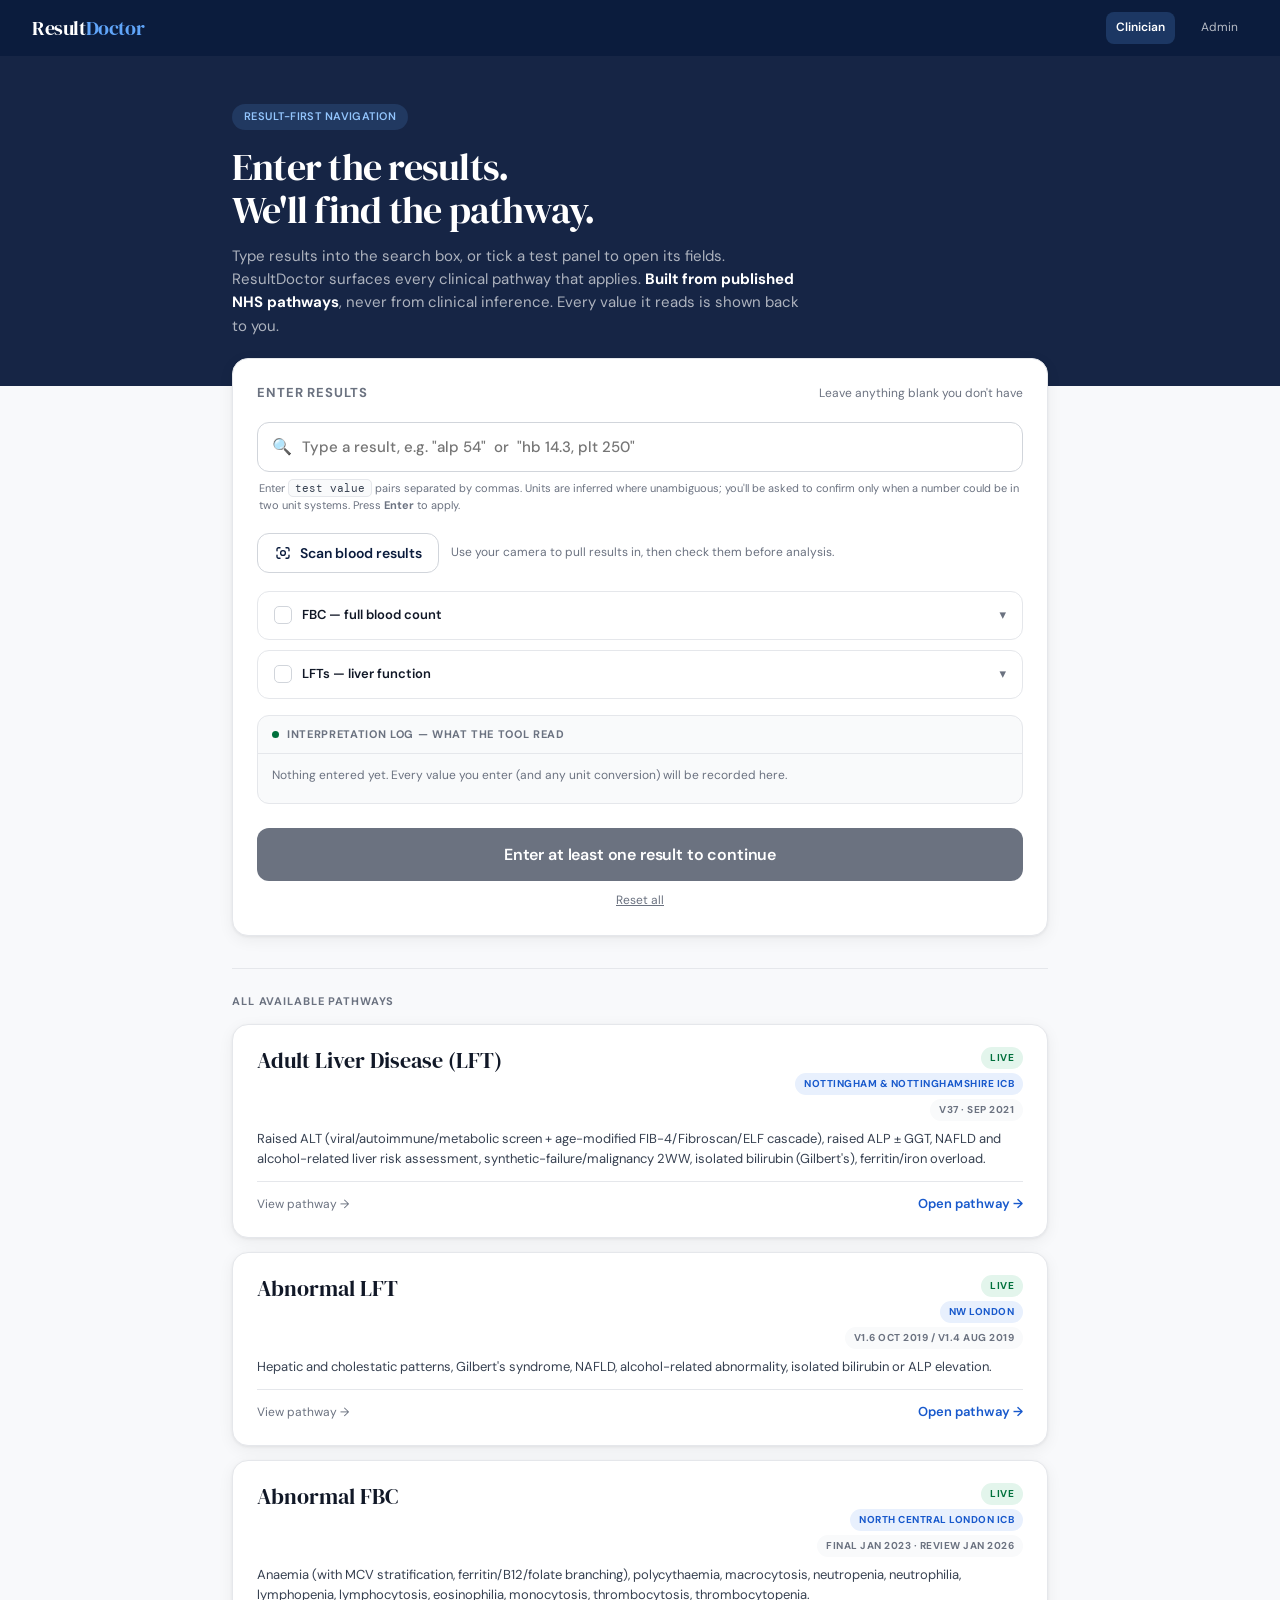
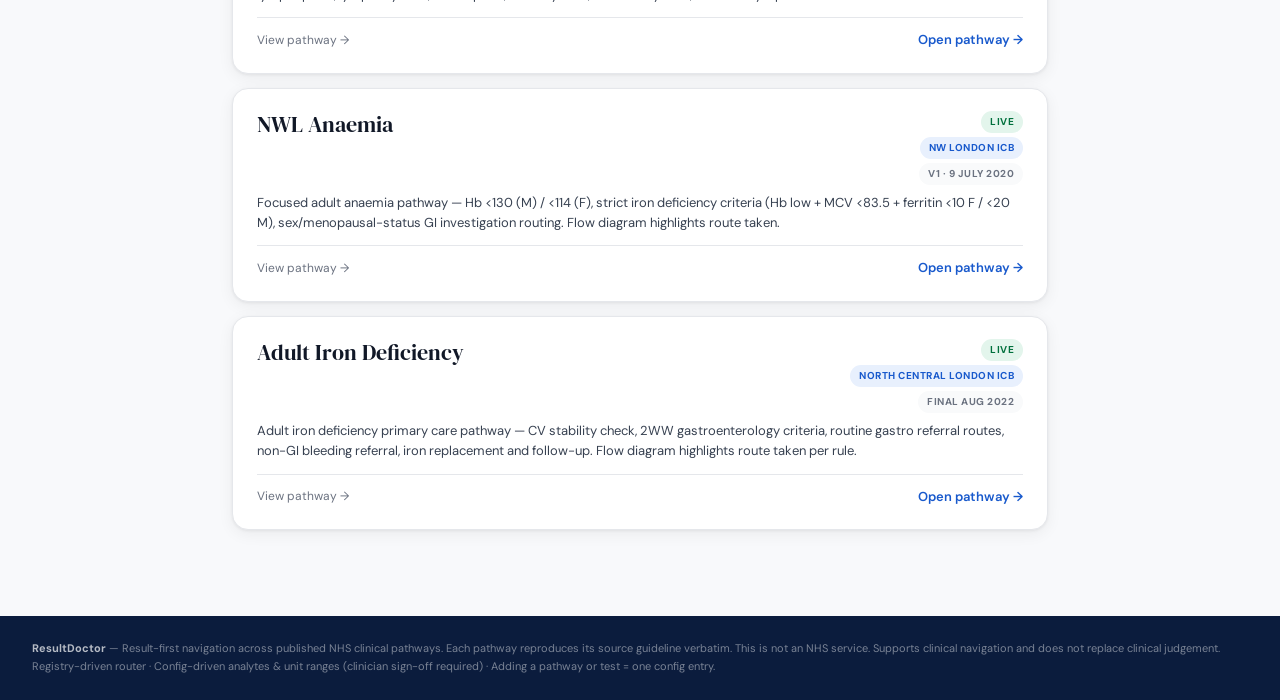
<file: index.html>
<!DOCTYPE html>
<html lang="en">
<head>
<meta charset="UTF-8">
<meta name="viewport" content="width=device-width, initial-scale=1.0">
<title>ResultDoctor — Enter results, find pathways</title>
<link rel="preconnect" href="https://fonts.googleapis.com">
<link rel="preconnect" href="https://fonts.gstatic.com" crossorigin>
<link href="https://fonts.googleapis.com/css2?family=DM+Serif+Display:ital@0;1&family=DM+Sans:wght@300;400;500;600;700&family=DM+Mono:wght@400;500&display=swap" rel="stylesheet">
<style>
:root {
  --navy: #0B1C3D; --navy2: #162545;
  --blue: #1859CC; --blue-lt: #E8F0FD; --blue-mid: #4A7DE8;
  --green: #00703C; --green-lt: #E3F5EC;
  --red: #B91C1C; --red-lt: #FEF2F2;
  --amber: #92400E; --amber-lt: #FFFBEB;
  --grey: #6B7280; --grey-lt: #F9FAFB;
  --border: #E5E7EB; --border2: #D1D5DB;
  --text: #111827; --text2: #374151; --text3: #6B7280;
  --serif: 'DM Serif Display', Georgia, serif;
  --sans: 'DM Sans', system-ui, sans-serif;
  --mono: 'DM Mono', ui-monospace, monospace;
  --radius: 12px; --radius-lg: 16px;
  --shadow: 0 1px 3px rgba(0,0,0,.06), 0 4px 16px rgba(0,0,0,.06);
}
* { box-sizing: border-box; margin: 0; padding: 0; }
body { font-family: var(--sans); background: #F8F9FB; color: var(--text); font-size: 14px; line-height: 1.6; min-height: 100vh; }

header { background: var(--navy); color: white; padding: 0 32px; height: 56px; display: flex; align-items: center; justify-content: space-between; position: sticky; top: 0; z-index: 100; }
.logo { font-family: var(--serif); font-size: 20px; color: white; text-decoration: none; letter-spacing: -.02em; }
.logo span { color: #60A5FA; }
.header-nav { display: flex; align-items: center; gap: 16px; font-size: 12px; color: rgba(255,255,255,.5); }

.hero { background: var(--navy2); color: white; padding: 48px 0; }
.hero-inner { max-width: 880px; margin: 0 auto; padding: 0 32px; }
.hero-tag { display: inline-block; font-size: 11px; font-weight: 600; padding: 4px 12px; border-radius: 20px; letter-spacing: .04em; text-transform: uppercase; background: rgba(96,165,250,.15); color: #93C5FD; margin-bottom: 16px; }
.hero-title { font-family: var(--serif); font-size: 38px; font-weight: 400; line-height: 1.15; letter-spacing: -.02em; margin-bottom: 12px; }
.hero-sub { font-size: 15px; color: rgba(255,255,255,.65); max-width: 580px; line-height: 1.55; }
.hero-sub strong { color: white; }

.page { max-width: 880px; margin: -28px auto 0; padding: 0 32px 32px; }

/* ENTRY PANEL */
.entry-panel { background: white; border-radius: var(--radius-lg); box-shadow: var(--shadow); padding: 24px; border: 1px solid var(--border); margin-bottom: 24px; }
.entry-head { display: flex; align-items: center; justify-content: space-between; margin-bottom: 18px; }
.entry-title { font-size: 13px; font-weight: 700; text-transform: uppercase; letter-spacing: .07em; color: var(--text3); }
.entry-hint { font-size: 12px; color: var(--text3); }

/* SEARCH BAR */
.search-wrap { position: relative; margin-bottom: 8px; }
.search-input { width: 100%; padding: 14px 16px 14px 44px; border: 1.5px solid var(--border2); border-radius: var(--radius); font-size: 15px; font-family: var(--sans); font-weight: 500; color: var(--text); background: white; }
.search-input:focus { outline: none; border-color: var(--blue); box-shadow: 0 0 0 3px rgba(24,89,204,.1); }
.search-icon { position: absolute; left: 15px; top: 50%; transform: translateY(-50%); color: var(--text3); font-size: 16px; pointer-events: none; }
.search-help { font-size: 11px; color: var(--text3); margin-bottom: 18px; padding-left: 2px; }
.search-help code { font-family: var(--mono); background: var(--grey-lt); border: 1px solid var(--border); border-radius: 5px; padding: 1px 6px; color: var(--text2); font-size: 11px; }

/* SCAN ENTRY + CAMERA */
.scan-entry { display: flex; align-items: center; gap: 12px; flex-wrap: wrap; margin: 4px 0 18px; }
.scan-btn { display: inline-flex; align-items: center; gap: 8px; padding: 10px 16px; background: white; color: var(--navy); border: 1.5px solid var(--border2); border-radius: var(--radius); font-size: 14px; font-weight: 600; font-family: var(--sans); cursor: pointer; }
.scan-btn:hover { border-color: var(--blue); color: var(--blue); }
.scan-btn:focus-visible { outline: 3px solid rgba(24,89,204,.4); outline-offset: 2px; }
.scan-entry-text { font-size: 12px; color: var(--text3); flex: 1; min-width: 200px; }

.cam { border: 1px solid var(--border); border-radius: var(--radius); background: white; padding: 14px; margin-bottom: 18px; }
.cam-stage { position: relative; border-radius: 10px; overflow: hidden; background: #0B1220; aspect-ratio: 4 / 3; display: flex; align-items: center; justify-content: center; }
.cam-video { width: 100%; height: 100%; object-fit: cover; display: block; }
.cam-reticle { position: absolute; inset: 12% 8%; border: 2px dashed rgba(255,255,255,.55); border-radius: 8px; pointer-events: none; }
.cam-status { position: absolute; left: 10px; bottom: 10px; background: rgba(11,18,32,.82); color: white; font-size: 12px; font-weight: 500; padding: 6px 11px; border-radius: 8px; max-width: calc(100% - 20px); }
.cam-status.error { background: rgba(185,28,28,.92); }
.cam-help { font-size: 12px; color: var(--text3); margin-top: 10px; }
.cam-privacy { font-size: 11px; color: var(--text3); margin-top: 8px; display: flex; align-items: center; gap: 6px; }
.cam-privacy::before { content: ''; width: 7px; height: 7px; border-radius: 50%; background: var(--green); flex-shrink: 0; }
.sr-only { position: absolute; width: 1px; height: 1px; padding: 0; margin: -1px; overflow: hidden; clip: rect(0,0,0,0); white-space: nowrap; border: 0; }

.cam-review { margin-top: 12px; }
.cam-warning { background: var(--amber-lt); border: 1px solid #FCD34D; color: var(--amber); font-size: 12px; font-weight: 600; padding: 9px 12px; border-radius: 8px; margin-bottom: 10px; }
.cam-table-wrap { border: 1px solid var(--border); border-radius: 10px; overflow: hidden; }
.cam-table { width: 100%; border-collapse: collapse; font-size: 12px; }
.cam-table th { text-align: left; font-size: 10px; font-weight: 700; text-transform: uppercase; letter-spacing: .05em; color: var(--text3); padding: 8px 10px; background: var(--grey-lt); border-bottom: 1px solid var(--border); }
.cam-table td { padding: 8px 10px; border-bottom: 1px solid var(--border); color: var(--text2); vertical-align: middle; }
.cam-table tr:last-child td { border-bottom: none; }
.cam-table .td-test { font-weight: 600; color: var(--text); }
.cam-table .td-value { font-family: var(--mono); color: var(--text); }
.cam-table tr.needs-review { background: var(--amber-lt); }
.cam-table tr.needs-review .td-test::before { content: '⚠ '; color: var(--amber); }
.cam-table tr.row-ready .td-test::before { content: '✓ '; color: var(--green); }
.cam-cell-input { width: 100%; min-width: 56px; padding: 5px 7px; border: 1.5px solid var(--border2); border-radius: 6px; font-family: var(--sans); font-size: 12px; }
.cam-cell-input:focus { outline: none; border-color: var(--blue); box-shadow: 0 0 0 2px rgba(24,89,204,.15); }
.cam-act { display: flex; gap: 6px; justify-content: flex-end; }
.cam-act button { font-family: var(--sans); font-size: 11px; font-weight: 600; padding: 4px 9px; border-radius: 6px; border: 1.5px solid var(--border2); background: white; cursor: pointer; color: var(--text2); }
.cam-act button:hover { border-color: var(--blue); color: var(--blue); }
.cam-act button.danger:hover { border-color: var(--red); color: var(--red); }
.cam-act button.primary { background: var(--blue); color: white; border-color: var(--blue); }
.cam-act button:focus-visible { outline: 2px solid rgba(24,89,204,.5); outline-offset: 1px; }
.cam-empty { font-size: 12px; color: var(--text3); padding: 14px; text-align: center; }
.cam-add { margin-top: 10px; background: none; border: 1px dashed var(--border2); border-radius: 8px; padding: 8px 12px; font-size: 12px; font-weight: 600; color: var(--blue); cursor: pointer; font-family: var(--sans); width: 100%; }
.cam-add:hover { background: var(--blue-lt); }
.cam-add:focus-visible { outline: 2px solid rgba(24,89,204,.5); outline-offset: 2px; }

.cam-actions { margin-top: 12px; display: flex; flex-direction: column; gap: 8px; }
.cam-confirm { width: 100%; padding: 13px; background: var(--blue); color: white; border: none; border-radius: var(--radius); font-size: 15px; font-weight: 600; font-family: var(--sans); cursor: pointer; }
.cam-confirm:hover { background: #1348B0; }
.cam-confirm:disabled { background: var(--grey); cursor: not-allowed; }
.cam-stop { width: 100%; padding: 11px; background: white; color: var(--text2); border: 1.5px solid var(--border2); border-radius: var(--radius); font-size: 13px; font-weight: 600; font-family: var(--sans); cursor: pointer; }
.cam-stop:hover { border-color: var(--navy); color: var(--navy); }
.cam-confirm:focus-visible, .cam-stop:focus-visible { outline: 3px solid rgba(24,89,204,.5); outline-offset: 2px; }
@media (prefers-contrast: more) {
  .scan-btn, .cam-table-wrap, .cam-stop { border-width: 2px; }
  .cam-status { background: #000; }
}

/* PANELS (collapsible) */
.panel { border: 1px solid var(--border); border-radius: var(--radius); margin-bottom: 10px; overflow: hidden; background: white; }
.panel-head { display: flex; align-items: center; gap: 10px; padding: 13px 16px; cursor: pointer; user-select: none; }
.panel-head:hover { background: var(--grey-lt); }
.panel.open .panel-head { border-bottom: 1px solid var(--border); background: var(--blue-lt); }
.panel-check { width: 18px; height: 18px; border: 1.5px solid var(--border2); border-radius: 5px; display: flex; align-items: center; justify-content: center; flex-shrink: 0; background: white; transition: all .12s; }
.panel.open .panel-check { background: var(--blue); border-color: var(--blue); }
.panel-check svg { opacity: 0; transition: opacity .12s; }
.panel.open .panel-check svg { opacity: 1; }
.panel-label { font-size: 13px; font-weight: 600; color: var(--text); flex: 1; }
.panel-count { font-size: 11px; font-weight: 600; color: var(--blue); background: var(--blue-lt); border: 1px solid #BFDBFE; padding: 1px 8px; border-radius: 10px; }
.panel.open .panel-count { background: white; }
.panel-chevron { color: var(--text3); transition: transform .15s; font-size: 13px; }
.panel.open .panel-chevron { transform: rotate(180deg); }
.panel-body { display: none; padding: 16px; }
.panel.open .panel-body { display: block; }

.results-grid { display: grid; grid-template-columns: repeat(auto-fill, minmax(150px, 1fr)); gap: 10px; }
.result-field { display: flex; flex-direction: column; gap: 4px; }
.result-label { font-size: 11px; font-weight: 600; color: var(--text2); }
.result-unit { font-size: 10px; color: var(--text3); }
.result-input { padding: 9px 11px; border: 1.5px solid var(--border2); border-radius: 8px; font-size: 14px; font-family: var(--sans); font-weight: 500; color: var(--text); background: white; width: 100%; }
.result-input:focus { outline: none; border-color: var(--blue); box-shadow: 0 0 0 3px rgba(24,89,204,.1); }
.result-input.filled { border-color: var(--blue); background: var(--blue-lt); }
.result-input.warn { border-color: var(--amber); background: var(--amber-lt); }

/* CONTEXT */
.context-grid { display: grid; grid-template-columns: 1fr 1fr; gap: 10px; }
.ctx-q { display: flex; flex-direction: column; gap: 4px; }
.ctx-q label { font-size: 12px; font-weight: 500; color: var(--text2); }
.ctx-select { padding: 8px 10px; border: 1.5px solid var(--border2); border-radius: 8px; font-size: 13px; font-family: var(--sans); color: var(--text); background: white; }

.section-label { font-size: 11px; font-weight: 700; text-transform: uppercase; letter-spacing: .08em; color: var(--text3); margin: 22px 0 10px; display: flex; align-items: center; gap: 8px; }
.section-label::after { content: ''; flex: 1; height: 1px; background: var(--border); }

/* INTERPRETATION LOG */
.log-panel { border: 1px solid var(--border); border-radius: var(--radius); margin-top: 16px; background: var(--grey-lt); overflow: hidden; }
.log-head { display: flex; align-items: center; gap: 8px; padding: 10px 14px; font-size: 11px; font-weight: 700; text-transform: uppercase; letter-spacing: .06em; color: var(--text3); border-bottom: 1px solid var(--border); }
.log-head .dot { width: 7px; height: 7px; border-radius: 50%; background: var(--green); }
.log-body { padding: 6px 14px 12px; }
.log-empty { font-size: 12px; color: var(--text3); padding: 6px 0; }
.log-entry { font-family: var(--mono); font-size: 12px; line-height: 1.5; padding: 5px 0; border-bottom: 1px dashed var(--border); display: flex; gap: 8px; align-items: baseline; }
.log-entry:last-child { border-bottom: none; }
.log-entry .raw { color: var(--text3); }
.log-entry .arrow { color: var(--blue); }
.log-entry .out { color: var(--text); font-weight: 500; }
.log-entry.ok .tag { color: var(--green); }
.log-entry.conv .tag { color: var(--blue); }
.log-entry.warn .tag { color: var(--amber); }
.log-entry .tag { font-weight: 500; white-space: nowrap; }

/* AMBIGUITY PROMPT */
.ambig { background: var(--amber-lt); border: 1px solid #FCD34D; border-radius: 8px; padding: 11px 13px; margin: 8px 0; }
.ambig-q { font-size: 12px; font-weight: 600; color: var(--amber); margin-bottom: 8px; }
.ambig-opts { display: flex; gap: 8px; flex-wrap: wrap; }
.ambig-btn { font-family: var(--mono); font-size: 12px; padding: 6px 12px; border: 1.5px solid var(--border2); background: white; border-radius: 7px; cursor: pointer; color: var(--text); }
.ambig-btn:hover { border-color: var(--blue); background: var(--blue-lt); color: var(--blue); }

.analyse-btn { width: 100%; padding: 16px 24px; background: var(--blue); color: white; border: none; border-radius: var(--radius); font-size: 16px; font-weight: 600; font-family: var(--sans); cursor: pointer; margin-top: 24px; letter-spacing: -.01em; }
.analyse-btn:hover { background: #1348B0; }
.analyse-btn:disabled { background: var(--grey); cursor: not-allowed; }
.reset-link { display: block; text-align: center; margin-top: 10px; font-size: 12px; color: var(--text3); cursor: pointer; text-decoration: underline; }

/* PATHWAY RESULTS */
.routed-section { display: none; }
.routed-section.show { display: block; }
.routed-title { font-family: var(--serif); font-size: 24px; font-weight: 400; margin-bottom: 6px; letter-spacing: -.01em; }
.routed-sub { font-size: 13px; color: var(--text3); margin-bottom: 18px; }

.pathway-card { background: white; border: 1.5px solid var(--border); border-radius: var(--radius-lg); padding: 22px 24px; margin-bottom: 14px; box-shadow: var(--shadow); transition: all .15s; cursor: pointer; display: block; text-decoration: none; color: inherit; }
.pathway-card:hover { border-color: var(--blue); transform: translateY(-2px); box-shadow: 0 6px 24px rgba(0,0,0,.08); }
.pathway-card.triggered { border-color: var(--blue); background: linear-gradient(180deg, var(--blue-lt) 0%, white 30%); }

.pc-head { display: flex; align-items: flex-start; justify-content: space-between; gap: 12px; margin-bottom: 8px; }
.pc-title { font-family: var(--serif); font-size: 22px; font-weight: 400; line-height: 1.25; color: var(--text); }
.pc-badges { display: flex; flex-direction: column; gap: 4px; align-items: flex-end; flex-shrink: 0; }
.pc-badge { font-size: 10px; font-weight: 700; padding: 3px 9px; border-radius: 12px; text-transform: uppercase; letter-spacing: .05em; white-space: nowrap; }
.pc-badge.live { background: var(--green-lt); color: var(--green); }
.pc-badge.icb { background: var(--blue-lt); color: var(--blue); }
.pc-badge.version { background: var(--grey-lt); color: var(--grey); }
.pc-desc { font-size: 13px; color: var(--text2); line-height: 1.55; margin-bottom: 12px; }
.pc-match { background: var(--blue-lt); border: 1px solid #BFDBFE; border-radius: 8px; padding: 9px 12px; font-size: 12px; color: var(--blue); display: flex; align-items: center; gap: 8px; margin-bottom: 10px; }
.pc-match strong { font-weight: 600; }
.pc-cta { display: flex; align-items: center; justify-content: space-between; padding-top: 12px; border-top: 1px solid var(--border); }
.pc-cta-text { font-size: 12px; color: var(--text3); }
.pc-cta-btn { font-size: 13px; font-weight: 600; color: var(--blue); display: flex; align-items: center; gap: 4px; }
.pathway-card.triggered .pc-cta-btn { font-weight: 700; }

.no-match { background: var(--grey-lt); border: 1px dashed var(--border2); border-radius: var(--radius); padding: 28px 24px; text-align: center; color: var(--text3); }
.no-match-title { font-family: var(--serif); font-size: 18px; color: var(--text2); margin-bottom: 6px; }

.available-section { margin-top: 32px; padding-top: 24px; border-top: 1px solid var(--border); }
.available-title { font-size: 11px; font-weight: 700; text-transform: uppercase; letter-spacing: .08em; color: var(--text3); margin-bottom: 14px; }

footer { background: var(--navy); color: rgba(255,255,255,.45); font-size: 11px; padding: 24px 32px; margin-top: 40px; line-height: 1.6; }
footer strong { color: rgba(255,255,255,.7); }

@media(max-width:640px) {
  .hero-title { font-size: 28px; }
  .results-grid { grid-template-columns: 1fr 1fr; }
  .context-grid { grid-template-columns: 1fr; }
  .pc-head { flex-direction: column; gap: 8px; }
  .pc-badges { flex-direction: row; flex-wrap: wrap; align-items: flex-start; }
  .page { padding: 0 16px 24px; }
  header { padding: 0 16px; }
}
</style>
</head>
<body>

<header>
  <a class="logo" href="index.html">Result<span>Doctor</span></a>
  <div class="header-nav">
    <a href="index.html" style="color:#fff;text-decoration:none;font-weight:600;padding:6px 10px;border-radius:8px;background:rgba(96,165,250,.2)">Clinician</a>
    <a href="admin.html" style="color:rgba(255,255,255,.7);text-decoration:none;padding:6px 10px">Admin</a>
  </div>
</header>

<div class="hero">
  <div class="hero-inner">
    <span class="hero-tag">Result-first navigation</span>
    <h1 class="hero-title">Enter the results.<br>We'll find the pathway.</h1>
    <p class="hero-sub">
      Type results into the search box, or tick a test panel to open its fields. ResultDoctor surfaces every clinical pathway that applies. <strong>Built from published NHS pathways</strong>, never from clinical inference. Every value it reads is shown back to you.
    </p>
  </div>
</div>

<div class="page">

  <div class="entry-panel">
    <div class="entry-head">
      <span class="entry-title">Enter results</span>
      <span class="entry-hint">Leave anything blank you don't have</span>
    </div>

    <!-- SEARCH BAR -->
    <div class="search-wrap">
      <span class="search-icon">🔍</span>
      <input class="search-input" id="search" type="text"
             placeholder='Type a result, e.g. "alp 54"  or  "hb 14.3, plt 250"'
             autocomplete="off"
             onkeydown="if(event.key==='Enter'){event.preventDefault();runSearch();}">
    </div>
    <div class="search-help">
      Enter <code>test value</code> pairs separated by commas. Units are inferred where unambiguous; you'll be asked to confirm only when a number could be in two unit systems. Press <strong>Enter</strong> to apply.
    </div>

    <!-- SCAN ENTRY POINT -->
    <div class="scan-entry">
      <button type="button" class="scan-btn" id="scan-btn" onclick="startScan()" aria-label="Scan blood results with your camera">
        <svg width="18" height="18" viewBox="0 0 24 24" fill="none" aria-hidden="true"><path d="M4 9V7a2 2 0 0 1 2-2h2M16 5h2a2 2 0 0 1 2 2v2M20 15v2a2 2 0 0 1-2 2h-2M8 19H6a2 2 0 0 1-2-2v-2" stroke="currentColor" stroke-width="1.8" stroke-linecap="round"/><circle cx="12" cy="12" r="3.2" stroke="currentColor" stroke-width="1.8"/></svg>
        Scan blood results
      </button>
      <span class="scan-entry-text">Use your camera to pull results in, then check them before analysis.</span>
    </div>

    <!-- LIVE CAMERA PANEL -->
    <div class="cam" id="cam-panel" hidden role="region" aria-label="Live camera scanning">
      <div class="cam-stage">
        <video id="cam-video" class="cam-video" playsinline muted aria-label="Live camera preview"></video>
        <div class="cam-reticle" aria-hidden="true"></div>
        <div class="cam-status" id="cam-status" role="status" aria-live="polite">Starting camera…</div>
      </div>
      <p class="cam-help" id="cam-help">Position the result clearly. Make sure test names, values and units are visible.</p>

      <div class="cam-review">
        <div class="cam-warning" role="alert">Please check these results carefully. Camera reading can make mistakes.</div>
        <div class="cam-table-wrap">
          <table class="cam-table" id="cam-table" aria-label="Detected results to review before analysis">
            <thead><tr>
              <th scope="col">Test</th><th scope="col">Value</th><th scope="col">Unit</th>
              <th scope="col">Ref range</th><th scope="col">Flag</th>
              <th scope="col"><span class="sr-only">Actions</span></th>
            </tr></thead>
            <tbody id="cam-tbody" aria-live="polite"></tbody>
          </table>
          <p class="cam-empty" id="cam-empty">No results detected yet. Point the camera at the result, or add a row manually.</p>
        </div>
        <button type="button" class="cam-add" id="cam-add" onclick="addManualRow()" aria-label="Add a result manually">+ Add a result manually</button>
      </div>

      <p class="cam-privacy">Image processing happens on this device. The photo is not stored after extraction.</p>
      <div class="cam-actions">
        <button type="button" class="cam-confirm" id="cam-confirm" onclick="confirmAndAnalyse()" aria-label="Confirm results and analyse" disabled>Confirm and analyse</button>
        <button type="button" class="cam-stop" id="cam-stop" onclick="stopScan()" aria-label="Stop scanning">Stop scanning</button>
      </div>
    </div>

    <!-- AMBIGUITY PROMPTS render here -->
    <div id="ambig-zone"></div>

    <!-- COLLAPSIBLE TEST PANELS -->
    <div id="panels"></div>

    <!-- Pathway-specific clinical context (jaundice, weight loss, bleeding,
         alcohol, etc.) is NOT collected here. The homepage is result-first:
         it routes on results, then each pathway tool asks its own context. -->

    <!-- INTERPRETATION LOG -->
    <div class="log-panel">
      <div class="log-head"><span class="dot"></span> Interpretation log — what the tool read</div>
      <div class="log-body" id="log-body"><div class="log-empty">Nothing entered yet. Every value you enter (and any unit conversion) will be recorded here.</div></div>
    </div>

    <button class="analyse-btn" id="analyse-btn" onclick="findPathways()" disabled>Enter at least one result to continue</button>
    <span class="reset-link" onclick="resetAll()">Reset all</span>
  </div>

  <!-- ROUTED RESULTS -->
  <div id="routed" class="routed-section">
    <h2 class="routed-title" id="routed-title">Triggered pathways</h2>
    <p class="routed-sub" id="routed-sub">Click any pathway to see the full analysis with your results carried through.</p>
    <div id="pathway-list"></div>
  </div>

  <!-- AVAILABLE PATHWAYS -->
  <div class="available-section">
    <div class="available-title">All available pathways</div>
    <div id="all-pathways"></div>
  </div>

</div>

<footer>
  <strong>ResultDoctor</strong> — Result-first navigation across published NHS clinical pathways. Each pathway reproduces its source guideline verbatim. This is not an NHS service. Supports clinical navigation and does not replace clinical judgement.<br>
  Registry-driven router · Config-driven analytes &amp; unit ranges (clinician sign-off required) · Adding a pathway or test = one config entry.
</footer>

<!-- Shared config + OCR layer (zero-build, plain script tags) -->
<script src="analytes.js"></script>
<script src="bloodResultParser.js"></script>
<script src="ocrService.js"></script>
<script>
// ANALYTES and PANELS are the single source of truth for the analyte layer.
// They are defined in analytes.js (loaded above) and shared by manual entry,
// the camera OCR parser and the parser unit tests. Edit ranges/units there.

// ───────────────────────────────────────────────────────────────────────
//  PATHWAY REGISTRY  (mirrors pathways.json — trigger_results use analyte keys)
//  Router matches variable NAMES only; it makes no clinical decisions.
// ───────────────────────────────────────────────────────────────────────
const PATHWAYS = [
  { id:'notts_lft', title:'Adult Liver Disease (LFT)', icb:'Nottingham & Nottinghamshire ICB', version:'V37 · Sep 2021',
    status:'live', tool_path:'notts_lft.html',
    description:'Raised ALT (viral/autoimmune/metabolic screen + age-modified FIB-4/Fibroscan/ELF cascade), raised ALP ± GGT, NAFLD and alcohol-related liver risk assessment, synthetic-failure/malignancy 2WW, isolated bilirubin (Gilbert\'s), ferritin/iron overload.',
    trigger_results:['alt','ast','alp','ggt','bili','alb','inr','plt'], trigger_context:[] },
  { id:'nwl_lft', title:'Abnormal LFT', icb:'NW London', version:'V1.6 Oct 2019 / V1.4 Aug 2019',
    status:'live', tool_path:'lft.html',
    description:"Hepatic and cholestatic patterns, Gilbert's syndrome, NAFLD, alcohol-related abnormality, isolated bilirubin or ALP elevation.",
    trigger_results:['bili','alt','ast','alp','ggt','alb','inr'], trigger_context:[] },
  { id:'ncl_fbc', title:'Abnormal FBC', icb:'North Central London ICB', version:'Final Jan 2023 · Review Jan 2026',
    status:'live', tool_path:'fbc.html',
    description:'Anaemia (with MCV stratification, ferritin/B12/folate branching), polycythaemia, macrocytosis, neutropenia, neutrophilia, lymphopenia, lymphocytosis, eosinophilia, monocytosis, thrombocytosis, thrombocytopenia.',
    trigger_results:['hb','mcv','wcc','neut','lymph','plt'], trigger_context:[] },
  { id:'nwl_anaemia', title:'NWL Anaemia', icb:'NW London ICB', version:'V1 · 9 July 2020',
    status:'live', tool_path:'nwl_anaemia.html',
    description:'Focused adult anaemia pathway — Hb <130 (M) / <114 (F), strict iron deficiency criteria (Hb low + MCV <83.5 + ferritin <10 F / <20 M), sex/menopausal-status GI investigation routing. Flow diagram highlights route taken.',
    trigger_results:['hb','mcv'], trigger_context:[] },
  { id:'ncl_iron_deficiency', title:'Adult Iron Deficiency', icb:'North Central London ICB', version:'Final Aug 2022',
    status:'live', tool_path:'iron_deficiency.html',
    description:'Adult iron deficiency primary care pathway — CV stability check, 2WW gastroenterology criteria, routine gastro referral routes, non-GI bleeding referral, iron replacement and follow-up. Flow diagram highlights route taken per rule.',
    trigger_results:['hb','mcv'], trigger_context:[] }
];

// Homepage is result-first and collects no clinical context — each pathway tool
// asks its own context. Kept as an empty map so the routing/payload code is unchanged.
const CONTEXT_TO_PARAM = {};

// ═══════════════════════════════════════════════════════════════════════
//  STATE  —  interpretation log is the single source of truth of "what was read"
// ═══════════════════════════════════════════════════════════════════════
let LOG = [];   // [{ key, raw, value, unit, kind:'ok'|'conv'|'warn', note }]

// ═══════════════════════════════════════════════════════════════════════
//  UNIT RESOLVER  —  pure function, fully transparent
//  Returns { candidates:[{unit,value,note}], status:'single'|'ambiguous'|'none' }
//  value is always in the CANONICAL unit.
// ═══════════════════════════════════════════════════════════════════════
function inRange(x, [lo, hi]) { return x >= lo && x <= hi; }

function resolveUnits(key, x) {
  const a = ANALYTES[key];
  const candidates = [];
  if (inRange(x, a.plausible)) {
    candidates.push({ unit:a.unit, value:x, note:`plausible as ${a.unit}` });
  }
  for (const alt of (a.alts || [])) {
    if (inRange(x, alt.plausible)) {
      candidates.push({ unit:alt.unit, value:+(x * alt.factor).toFixed(3),
        note:`${x} ${alt.unit} → ${+(x*alt.factor).toFixed(3)} ${a.unit} (×${alt.factor})` });
    }
  }
  let status = 'single';
  if (candidates.length === 0) status = 'none';
  else if (candidates.length > 1) status = 'ambiguous';
  return { candidates, status };
}

// ═══════════════════════════════════════════════════════════════════════
//  RENDER PANELS
// ═══════════════════════════════════════════════════════════════════════
function fieldId(key) { return 'r-' + key; }

function renderPanels() {
  document.getElementById('panels').innerHTML = PANELS.map(panel => {
    const fields = panel.analytes.map(key => {
      const a = ANALYTES[key];
      return `<div class="result-field">
        <div class="result-label">${a.label} <span class="result-unit">${a.unit}</span></div>
        <input class="result-input" type="number" id="${fieldId(key)}" data-key="${key}"
               placeholder="—" step="${a.step}" oninput="onFieldInput('${key}')" onblur="onFieldBlur('${key}')">
      </div>`;
    }).join('');
    return `<div class="panel" id="panel-${panel.id}">
      <div class="panel-head" onclick="togglePanel('${panel.id}')">
        <div class="panel-check"><svg width="11" height="11" viewBox="0 0 12 12" fill="none"><path d="M2.5 6.2l2.3 2.3L9.6 3.5" stroke="white" stroke-width="2" stroke-linecap="round" stroke-linejoin="round"/></svg></div>
        <span class="panel-label">${panel.label}</span>
        <span class="panel-count" id="count-${panel.id}" style="display:none">0</span>
        <span class="panel-chevron">▾</span>
      </div>
      <div class="panel-body"><div class="results-grid">${fields}</div></div>
    </div>`;
  }).join('');
}

function togglePanel(id) { document.getElementById('panel-' + id).classList.toggle('open'); }
function openPanel(id)   { document.getElementById('panel-' + id).classList.add('open'); }
function panelForKey(key){ return PANELS.find(p => p.analytes.includes(key)); }

// ═══════════════════════════════════════════════════════════════════════
//  FIELD INPUT  —  direct entry uses the field's CANONICAL unit (shown on label).
//  We still run a plausibility check and warn (never block) if the number looks
//  like it was typed in a different unit system.
// ═══════════════════════════════════════════════════════════════════════
function onFieldInput(key) {
  const el = document.getElementById(fieldId(key));
  const raw = el.value.trim();
  el.classList.remove('warn');
  el.classList.toggle('filled', raw !== '');
  // remove any prior log entry for this key sourced from the field
  LOG = LOG.filter(e => e.key !== key);
  if (raw === '') { renderLog(); onInput(); return; }
  const x = parseFloat(raw);
  const a = ANALYTES[key];
  if (isNaN(x)) { renderLog(); onInput(); return; }
  if (inRange(x, a.plausible)) {
    LOG.push({ key, raw:`${raw} ${a.unit}`, value:x, unit:a.unit, kind:'ok', note:'entered directly' });
  } else {
    // is it plausible in an alternate unit? -> suggest, but keep their value
    const alt = (a.alts || []).find(al => inRange(x, al.plausible));
    if (alt) {
      el.classList.add('warn');
      const conv = +(x * alt.factor).toFixed(3);
      LOG.push({ key, raw:`${raw} ${a.unit}`, value:x, unit:a.unit, kind:'warn',
        note:`unusual for ${a.unit} — looks like ${alt.unit}? (would be ${conv} ${a.unit})` });
    } else {
      el.classList.add('warn');
      LOG.push({ key, raw:`${raw} ${a.unit}`, value:x, unit:a.unit, kind:'warn',
        note:`outside plausible range ${a.plausible[0]}–${a.plausible[1]} ${a.unit}` });
    }
  }
  renderLog(); onInput();
}
function onFieldBlur(key) { /* hook reserved; logging already done on input */ }

// ═══════════════════════════════════════════════════════════════════════
//  SEARCH BAR  —  parse "alp 54, hb 14.3" -> resolve units -> fill / ask
// ═══════════════════════════════════════════════════════════════════════
const ALIAS_INDEX = (() => {
  const m = {};
  for (const [key, a] of Object.entries(ANALYTES))
    for (const al of a.aliases) m[al] = key;
  return m;
})();

function lookupAlias(name) {
  const n = name.toLowerCase().trim().replace(/\s+/g, ' ');
  if (ALIAS_INDEX[n]) return ALIAS_INDEX[n];
  // also allow no-space form e.g. "alkphos"
  const ns = n.replace(/\s+/g, '');
  for (const [al, key] of Object.entries(ALIAS_INDEX)) if (al.replace(/\s+/g,'') === ns) return key;
  return null;
}

// Parse into tokens like {name, value}. Accepts comma / semicolon / newline separated,
// each token "  alkaline phosphatase 54  " — last number is the value, rest is the name.
function parseSearch(text) {
  const tokens = text.split(/[,;\n]+/).map(t => t.trim()).filter(Boolean);
  const parsed = [];
  for (const tok of tokens) {
    const m = tok.match(/^(.*?)[\s:=]+(-?\d+(?:\.\d+)?)\s*$/);
    if (!m) { parsed.push({ tok, error:'could not read "name value"' }); continue; }
    const key = lookupAlias(m[1]);
    if (!key) { parsed.push({ tok, error:`unknown test "${m[1].trim()}"` }); continue; }
    parsed.push({ tok, key, x: parseFloat(m[2]) });
  }
  return parsed;
}

function runSearch() {
  const text = document.getElementById('search').value;
  if (!text.trim()) return;
  const parsed = parseSearch(text);
  clearAmbig();
  const pending = [];
  for (const p of parsed) {
    if (p.error) {
      LOG.push({ key:'_'+Math.random(), raw:p.tok, value:null, unit:'', kind:'warn', note:p.error });
      continue;
    }
    const res = resolveUnits(p.key, p.x);
    if (res.status === 'single') {
      applyResolved(p.key, p.x, res.candidates[0]);
    } else if (res.status === 'ambiguous') {
      pending.push({ key:p.key, x:p.x, candidates:res.candidates });
    } else { // none plausible — accept as canonical with warning
      applyResolved(p.key, p.x, { unit:ANALYTES[p.key].unit, value:p.x,
        note:`outside plausible range — stored as ${ANALYTES[p.key].unit}` }, 'warn');
    }
  }
  if (pending.length) renderAmbig(pending);
  document.getElementById('search').value = '';
  renderLog(); onInput();
}

// Write a resolved value into its field + record in the log
function applyResolved(key, raw, cand, forceKind) {
  const a = ANALYTES[key];
  const panel = panelForKey(key);
  if (panel) openPanel(panel.id);
  const el = document.getElementById(fieldId(key));
  el.value = cand.value;
  el.classList.add('filled'); el.classList.remove('warn');
  LOG = LOG.filter(e => e.key !== key);
  const converted = cand.unit !== a.unit;
  const kind = forceKind || (converted ? 'conv' : 'ok');
  if (kind === 'warn') el.classList.add('warn');
  LOG.push({ key, raw:`${raw}`, value:cand.value, unit:a.unit, kind,
    note: converted ? cand.note : (forceKind === 'warn' ? cand.note : `read as ${a.unit}`) });
  updateCounts();
}

// ── Ambiguity prompt ─────────────────────────────────────────────────
function renderAmbig(pending) {
  document.getElementById('ambig-zone').innerHTML = pending.map((p, i) => {
    const a = ANALYTES[p.key];
    const opts = p.candidates.map((c, j) =>
      `<button class="ambig-btn" onclick="chooseAmbig(${i},${j})">${p.x} ${c.unit}${c.unit!==a.unit?` → ${c.value} ${a.unit}`:''}</button>`
    ).join('');
    return `<div class="ambig" id="ambig-${i}">
      <div class="ambig-q">⚠ "${a.label} ${p.x}" — which units? This value is plausible in more than one system.</div>
      <div class="ambig-opts">${opts}</div></div>`;
  }).join('');
  window._pendingAmbig = pending;
}
function chooseAmbig(i, j) {
  const p = window._pendingAmbig[i];
  applyResolved(p.key, p.x, p.candidates[j]);
  document.getElementById('ambig-' + i).remove();
  renderLog(); onInput();
}
function clearAmbig() { document.getElementById('ambig-zone').innerHTML = ''; window._pendingAmbig = []; }

// ═══════════════════════════════════════════════════════════════════════
//  INTERPRETATION LOG render
// ═══════════════════════════════════════════════════════════════════════
function renderLog() {
  const body = document.getElementById('log-body');
  const entries = LOG.filter(e => e.raw);
  if (!entries.length) {
    body.innerHTML = '<div class="log-empty">Nothing entered yet. Every value you enter (and any unit conversion) will be recorded here.</div>';
    return;
  }
  body.innerHTML = entries.map(e => {
    const a = ANALYTES[e.key];
    const name = a ? a.label : '—';
    const tag = e.kind === 'ok' ? '✓' : e.kind === 'conv' ? '⇄' : '⚠';
    const out = e.value != null ? `<span class="out">${name} = ${e.value} ${e.unit}</span>` : `<span class="out">${name}</span>`;
    return `<div class="log-entry ${e.kind}">
      <span class="tag">${tag}</span>
      <span class="raw">${e.raw}</span>
      <span class="arrow">→</span>
      ${out}
      <span class="raw">· ${e.note}</span>
    </div>`;
  }).join('');
}

// ═══════════════════════════════════════════════════════════════════════
//  COUNTS + ENABLE STATE
// ═══════════════════════════════════════════════════════════════════════
function val(id) { const el = document.getElementById(id); const v = el ? el.value : ''; return v == null || v === '' ? null : v; }

function updateCounts() {
  PANELS.forEach(panel => {
    const n = panel.analytes.filter(k => val(fieldId(k)) !== null).length;
    const badge = document.getElementById('count-' + panel.id);
    badge.textContent = n; badge.style.display = n ? 'inline-block' : 'none';
  });
}

function anyInput() {
  const anyResult = Object.keys(ANALYTES).some(k => val(fieldId(k)) !== null);
  const anyCtx = Object.keys(CONTEXT_TO_PARAM).some(id => val(id) !== null);
  return anyResult || anyCtx;
}

function onInput() {
  updateCounts();
  const ok = anyInput();
  const btn = document.getElementById('analyse-btn');
  btn.disabled = !ok;
  btn.textContent = ok ? 'Find pathways →' : 'Enter at least one result to continue';
  if (!ok) document.getElementById('routed').classList.remove('show');
}

// ═══════════════════════════════════════════════════════════════════════
//  ROUTING  (unchanged logic — match by variable name only)
// ═══════════════════════════════════════════════════════════════════════
function pathwayTriggered(p) {
  for (const k of p.trigger_results) if (val(fieldId(k)) !== null) return true;
  for (const c of p.trigger_context) if (val(c) !== null) return true;
  return false;
}
function matchedFields(p) {
  return { results: p.trigger_results.filter(k => val(fieldId(k)) !== null),
           ctx: p.trigger_context.filter(c => val(c) !== null) };
}

function buildPayload() {
  const payload = {};
  Object.keys(ANALYTES).forEach(k => { const v = val(fieldId(k)); if (v !== null) payload[k] = v; });
  Object.entries(CONTEXT_TO_PARAM).forEach(([id, key]) => { const v = val(id); if (v !== null) payload[key] = v; });
  return payload;
}
function buildQueryString() { return new URLSearchParams(buildPayload()).toString(); }

function findPathways() {
  const triggered = PATHWAYS.filter(pathwayTriggered);
  const routed = document.getElementById('routed');
  const list = document.getElementById('pathway-list');
  if (triggered.length === 0) {
    list.innerHTML = `<div class="no-match">
      <div class="no-match-title">No pathway matched these results</div>
      <div>The values entered don't trigger any of the currently registered pathways. You can still browse all available pathways below.</div>
    </div>`;
    document.getElementById('routed-title').textContent = 'No pathway triggered';
    document.getElementById('routed-sub').textContent = 'Try entering different results or check the available pathways below.';
  } else {
    document.getElementById('routed-title').textContent = triggered.length === 1 ? '1 pathway triggered' : `${triggered.length} pathways triggered`;
    document.getElementById('routed-sub').textContent = 'Click any pathway to see the full analysis with your results carried through.';
    list.innerHTML = triggered.map(p => renderCard(p, true)).join('');
  }
  routed.classList.add('show');
  sessionStorage.setItem('resultdoctor_results', JSON.stringify(buildPayload()));
  routed.scrollIntoView({ behavior:'smooth', block:'start' });
}

function renderCard(p, isTriggered) {
  const matched = matchedFields(p);
  const matchSummary = isTriggered ?
    `<div class="pc-match">📍 <strong>Matched</strong> by ${matched.results.length} result${matched.results.length===1?'':'s'}${matched.ctx.length?` + ${matched.ctx.length} context flag${matched.ctx.length===1?'':'s'}`:''}</div>` : '';
  const qs = isTriggered ? '?' + buildQueryString() : '';
  const url = p.tool_path + qs;
  const cardClass = `pathway-card ${isTriggered ? 'triggered' : ''}`;
  return `<a href="${url}" class="${cardClass}">
      <div class="pc-head">
        <div class="pc-title">${p.title}</div>
        <div class="pc-badges">
          <span class="pc-badge live">Live</span>
          <span class="pc-badge icb">${p.icb}</span>
          <span class="pc-badge version">${p.version}</span>
        </div>
      </div>
      <div class="pc-desc">${p.description}</div>
      ${matchSummary}
      <div class="pc-cta">
        <span class="pc-cta-text">${isTriggered ? 'Your results will be carried through →' : 'View pathway →'}</span>
        <span class="pc-cta-btn">Open pathway →</span>
      </div>
    </a>`;
}

function renderAllPathways() {
  document.getElementById('all-pathways').innerHTML = PATHWAYS.map(p => renderCard(p, false)).join('');
}

function resetAll() {
  Object.keys(ANALYTES).forEach(k => { const el = document.getElementById(fieldId(k)); if (el){ el.value=''; el.classList.remove('filled','warn'); } });
  LOG = []; clearAmbig(); renderLog();
  document.getElementById('routed').classList.remove('show');
  onInput();
}

// ═══════════════════════════════════════════════════════════════════════
//  LIVE CAMERA SCAN  —  draft extraction only, never auto-analyses
// ───────────────────────────────────────────────────────────────────────
//  - getUserMedia live preview (rear camera preferred on mobile)
//  - OCR runs on sampled frames at a controlled interval, fully on-device
//  - A reading is committed to a field + the interpretation log ONLY when it
//    maps to a known analyte, is unambiguous, clears the confidence threshold,
//    AND has been seen on two consecutive frames (debounce against flicker)
//  - Low-confidence / ambiguous / unmapped readings are shown for review but
//    are NEVER written into the analysis fields
//  - Analysis still only happens when the clinician presses "Find pathways"
// ═══════════════════════════════════════════════════════════════════════
const SCAN_INTERVAL_MS = 1500;
const SCAN_COMMIT_CONFIDENCE = 70;   // parser confidence required to auto-fill
const SCAN_STABLE_READS = 2;         // identical reads required before commit
const cam = {
  stream: null, video: null, canvas: null, timer: null,
  scanning: false, busy: false, emptyTicks: 0, rowSeq: 0, editing: null,
  rows: {},        // rowKey -> row object (the review table)
  dismissed: {},   // rowKey -> true (deleted by the user; not re-added)
  stable: {}       // rowKey -> { value, count } debounce
};

function camStatus(msg, isError) {
  const el = document.getElementById('cam-status');
  el.textContent = msg;
  el.classList.toggle('error', !!isError);
}

async function startScan() {
  const panel = document.getElementById('cam-panel');
  panel.hidden = false;
  document.querySelector('.scan-entry').style.display = 'none';
  camStatus('Starting camera…', false);
  cam.video = document.getElementById('cam-video');
  if (!navigator.mediaDevices || !navigator.mediaDevices.getUserMedia) {
    camStatus('Camera is not available on this device. You can still enter results manually.', true);
    return;
  }
  try {
    cam.stream = await navigator.mediaDevices.getUserMedia({
      video: { facingMode: { ideal: 'environment' } }, audio: false
    });
  } catch (err) {
    camStatus('Camera access was blocked. You can still enter results manually.', true);
    document.getElementById('cam-help').textContent = 'Re-enable camera access in your browser settings, or close this and type results into the search box.';
    return;
  }
  cam.video.srcObject = cam.stream;
  try { await cam.video.play(); } catch (e) {}
  cam.canvas = document.createElement('canvas');
  cam.scanning = true; cam.emptyTicks = 0; cam.rows = {}; cam.dismissed = {}; cam.stable = {}; cam.editing = null;
  renderReviewTable();
  camStatus('Point at the results. Reading automatically…', false);
  OcrService.init().catch(function () {
    camStatus('Could not start the on-device reader. You can still enter results manually.', true);
  });
  scheduleTick();
}

function scheduleTick() {
  if (!cam.scanning) return;
  cam.timer = setTimeout(scanTick, SCAN_INTERVAL_MS);
}

async function scanTick() {
  if (!cam.scanning) return;
  if (cam.busy || !cam.video || !cam.video.videoWidth) { scheduleTick(); return; }
  cam.busy = true;
  try {
    // Downscale the live frame to keep OCR responsive; the frame is transient.
    const vw = cam.video.videoWidth, vh = cam.video.videoHeight;
    const scale = Math.min(1, 1100 / vw);
    cam.canvas.width = Math.round(vw * scale);
    cam.canvas.height = Math.round(vh * scale);
    const ctx = cam.canvas.getContext('2d');
    ctx.drawImage(cam.video, 0, 0, cam.canvas.width, cam.canvas.height);
    camStatus('Reading results…', false);

    const { text } = await OcrService.extractTextFromImage(cam.canvas);
    const rows = OcrService.parseBloodResultsFromText(text, { threshold: SCAN_COMMIT_CONFIDENCE });

    // Release the frame immediately after extraction.
    ctx.clearRect(0, 0, cam.canvas.width, cam.canvas.height);

    processScanRows(rows);
  } catch (e) {
    camStatus('Reading paused — adjusting. Hold the result steady.', false);
  } finally {
    cam.busy = false;
    if (cam.scanning) {
      camStatus('Point at the results. Reading automatically…', false);
      scheduleTick();
    }
  }
}

function rowKeyFor(row) {
  return row.key || ('x:' + String(row.testName || '').toLowerCase().replace(/\s+/g, ' ').trim());
}

// Live frames feed the REVIEW TABLE only. Nothing is written to the analysis
// fields here — that happens only on explicit "Confirm and analyse".
function processScanRows(rows) {
  if (!rows.length) {
    cam.emptyTicks++;
    if (cam.emptyTicks >= 3 && !Object.keys(cam.rows).length) {
      camStatus('We could not read this clearly. Try again or enter results manually.', true);
    }
    return;
  }
  cam.emptyTicks = 0;
  let changed = false;

  rows.forEach(function (row) {
    const k = rowKeyFor(row);
    if (cam.dismissed[k]) return;                 // user deleted it — do not re-add
    if (cam.editing === k) return;                // being edited — don't clobber
    if (cam.rows[k] && cam.rows[k].locked) return; // user-edited/manual — don't overwrite

    // Debounce: require the same value on consecutive frames before it appears.
    const prev = cam.stable[k];
    if (prev && prev.value === row.value) prev.count++;
    else cam.stable[k] = { value: row.value, count: 1 };
    if (cam.stable[k].count < SCAN_STABLE_READS) return;

    const existing = cam.rows[k];
    if (existing && existing.value === row.value && existing.unit === row.unit) return;
    cam.rows[k] = Object.assign({}, row, {
      id: existing ? existing.id : ('row-' + (++cam.rowSeq)),
      locked: false, source: 'scan'
    });
    changed = true;
  });

  if (changed) renderReviewTable();
}

// Build a structured row from edited / manually-typed parts by running it back
// through the SAME parser (single source of truth). Human-typed text is trusted
// at full confidence, but structural checks (mapped analyte, unit present) still
// decide needsReview.
function makeRowFromParts(testName, value, unit, source) {
  const line = (testName + ' ' + value + ' ' + (unit || '')).trim();
  const parsed = BloodResultParser.parseBloodResultsFromText(line, {
    analytes: ANALYTES, threshold: SCAN_COMMIT_CONFIDENCE, lineConfidence: function () { return 100; }
  });
  if (parsed.length) return Object.assign(parsed[0], { source: source, locked: true });
  return {
    id: 'row-' + (++cam.rowSeq), testName: testName || '(unnamed)', key: null,
    value: value || '', unit: unit || '', referenceRange: '', flag: '',
    ocrConfidence: 0, needsReview: true, source: source, locked: true
  };
}

function eligibleRows() {
  return Object.keys(cam.rows).map(function (k) { return cam.rows[k]; })
    .filter(function (r) { return BloodResultParser.isAnalysisEligible(r, SCAN_COMMIT_CONFIDENCE); });
}

function renderReviewTable() {
  const tbody = document.getElementById('cam-tbody');
  const empty = document.getElementById('cam-empty');
  const keys = Object.keys(cam.rows);
  empty.style.display = keys.length ? 'none' : '';
  tbody.innerHTML = keys.map(function (k) {
    const r = cam.rows[k];
    if (cam.editing === k) return editRowHtml(k, r);
    const ready = BloodResultParser.isAnalysisEligible(r, SCAN_COMMIT_CONFIDENCE);
    return '<tr class="' + (ready ? 'row-ready' : 'needs-review') + '">' +
      '<td class="td-test">' + escapeHtml(r.testName || '') + '</td>' +
      '<td class="td-value">' + escapeHtml(r.value || '') + '</td>' +
      '<td>' + escapeHtml(r.unit || '') + '</td>' +
      '<td>' + escapeHtml(r.referenceRange || '') + '</td>' +
      '<td>' + escapeHtml(r.flag || '') + '</td>' +
      '<td><div class="cam-act">' +
        '<button type="button" onclick="editRow(\'' + k + '\')" aria-label="Edit ' + escapeAttr(r.testName) + '">Edit</button>' +
        '<button type="button" class="danger" onclick="deleteRow(\'' + k + '\')" aria-label="Delete ' + escapeAttr(r.testName) + '">Delete</button>' +
      '</div></td></tr>';
  }).join('');

  const confirmBtn = document.getElementById('cam-confirm');
  const n = eligibleRows().length;
  confirmBtn.disabled = n === 0;
  confirmBtn.textContent = n ? ('Confirm and analyse (' + n + ')') : 'Confirm and analyse';
}

function editRowHtml(k, r) {
  return '<tr class="editing">' +
    '<td><input class="cam-cell-input" id="edit-test-' + k + '" value="' + escapeAttr(r.testName) + '" aria-label="Test name"></td>' +
    '<td><input class="cam-cell-input" id="edit-value-' + k + '" value="' + escapeAttr(r.value) + '" inputmode="decimal" aria-label="Value"></td>' +
    '<td><input class="cam-cell-input" id="edit-unit-' + k + '" value="' + escapeAttr(r.unit) + '" aria-label="Unit"></td>' +
    '<td>' + escapeHtml(r.referenceRange || '') + '</td>' +
    '<td>' + escapeHtml(r.flag || '') + '</td>' +
    '<td><div class="cam-act">' +
      '<button type="button" class="primary" onclick="saveRow(\'' + k + '\')">Save</button>' +
      '<button type="button" onclick="cancelEdit()">Cancel</button>' +
    '</div></td></tr>';
}

function editRow(k) { cam.editing = k; renderReviewTable(); const el = document.getElementById('edit-value-' + k); if (el) el.focus(); }
function cancelEdit() {
  // a half-added manual row with no content is discarded on cancel
  if (cam.editing && cam.rows[cam.editing] && cam.rows[cam.editing].source === 'manual' && !cam.rows[cam.editing].testName) delete cam.rows[cam.editing];
  cam.editing = null; renderReviewTable();
}
function saveRow(k) {
  const test = (document.getElementById('edit-test-' + k).value || '').trim();
  const value = (document.getElementById('edit-value-' + k).value || '').trim();
  const unit = (document.getElementById('edit-unit-' + k).value || '').trim();
  const old = cam.rows[k];
  const nr = makeRowFromParts(test, value, unit, old ? old.source : 'manual');
  delete cam.rows[k];
  const nk = rowKeyFor(nr);
  nr.id = (old && old.id) || nr.id;
  cam.rows[nk] = nr;
  cam.editing = null;
  renderReviewTable();
}
function deleteRow(k) {
  delete cam.rows[k];
  cam.dismissed[k] = true;             // tombstone so live scan won't re-add it
  if (cam.editing === k) cam.editing = null;
  renderReviewTable();
}
function addManualRow() {
  const k = 'manual-' + (++cam.rowSeq);
  cam.rows[k] = { id: k, testName: '', key: null, value: '', unit: '', referenceRange: '', flag: '', ocrConfidence: 100, needsReview: true, source: 'manual', locked: true };
  cam.editing = k;
  renderReviewTable();
  const el = document.getElementById('edit-test-' + k); if (el) el.focus();
}

// Explicit confirm: write ONLY eligible rows into the existing fields + log,
// then run the existing interpretation workflow. needsReview / unmapped rows
// are never analysed.
function confirmAndAnalyse() {
  const eligible = eligibleRows();
  if (!eligible.length) { camStatus('Add or correct at least one result before analysing.', true); return; }
  eligible.forEach(function (r) {
    const a = ANALYTES[r.key];
    const manual = r.source === 'manual';
    applyResolved(r.key, r.value + (manual ? ' (manual)' : ' (camera)'),
      { unit: a.unit, value: Number(r.value), note: manual ? 'entered after camera scan' : 'read from camera' });
    const entry = LOG.find(function (e) { return e.key === r.key; });
    if (entry) entry.note += manual ? ' · checked manually' : ' · via camera scan';
  });
  renderLog();
  stopScan();
  findPathways();   // the single existing interpretation path — no separate engine
}

function escapeHtml(s) { return String(s == null ? '' : s).replace(/[&<>"]/g, function (c) { return { '&':'&amp;','<':'&lt;','>':'&gt;','"':'&quot;' }[c]; }); }
function escapeAttr(s) { return escapeHtml(s).replace(/'/g, '&#39;'); }

function stopScan() {
  cam.scanning = false;
  if (cam.timer) { clearTimeout(cam.timer); cam.timer = null; }
  if (cam.stream) { cam.stream.getTracks().forEach(function (t) { t.stop(); }); cam.stream = null; }
  if (cam.video) cam.video.srcObject = null;
  cam.canvas = null; cam.busy = false;
  cam.rows = {}; cam.dismissed = {}; cam.stable = {}; cam.editing = null;
  if (window.OcrService) OcrService.terminate();   // release worker + model
  document.getElementById('cam-panel').hidden = true;
  document.getElementById('cam-tbody').innerHTML = '';
  document.querySelector('.scan-entry').style.display = '';
  document.getElementById('scan-btn').focus();
}

// ── init ──
renderPanels();
renderAllPathways();
renderLog();
onInput();
</script>
</body>
</html>
</file>
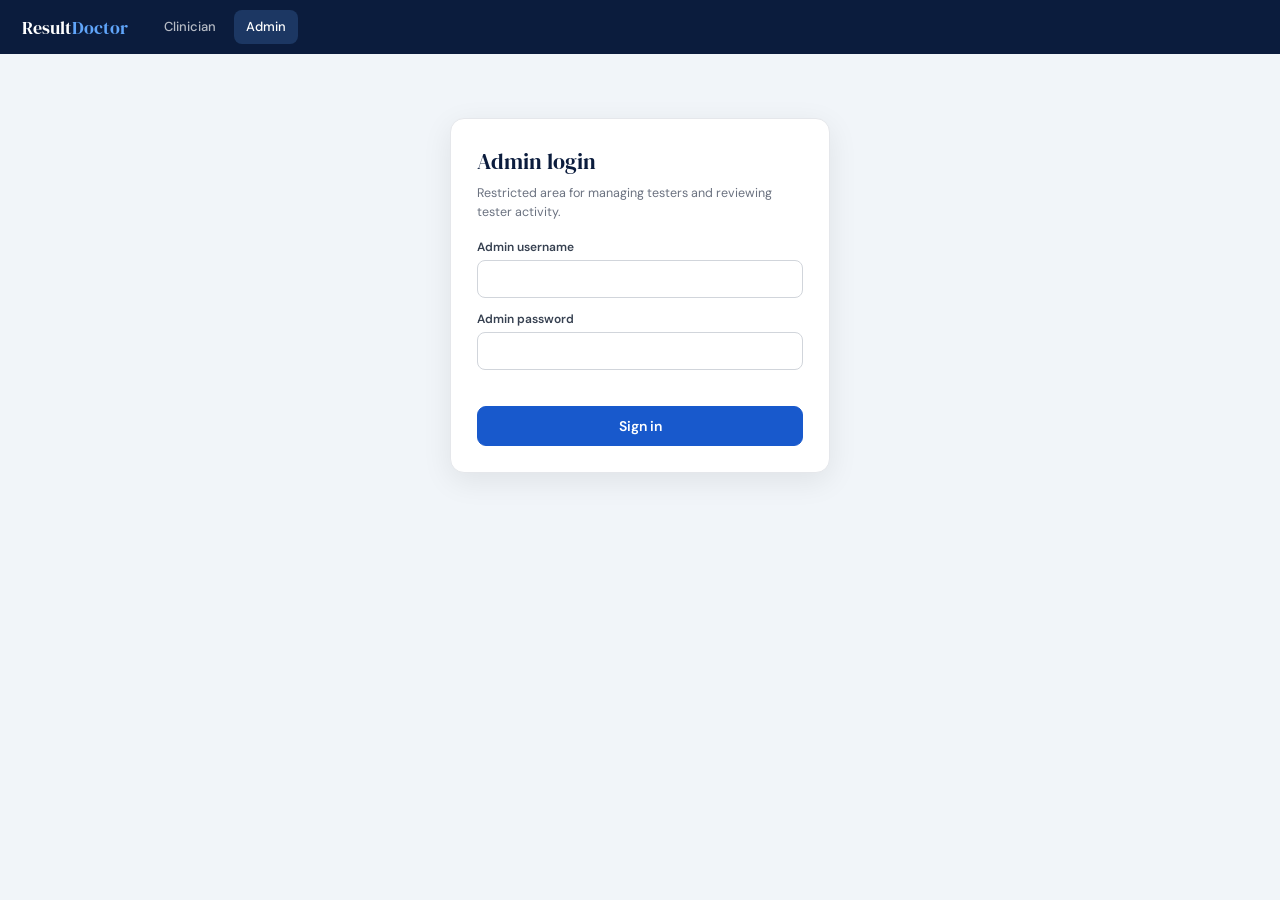
<file: admin.html>
<!DOCTYPE html>
<html lang="en">
<head>
<meta charset="UTF-8">
<meta name="viewport" content="width=device-width, initial-scale=1.0">
<title>Result Doctor — Admin</title>
<link rel="preconnect" href="https://fonts.googleapis.com">
<link href="https://fonts.googleapis.com/css2?family=DM+Serif+Display&family=DM+Sans:wght@400;500;600;700&display=swap" rel="stylesheet">
<style>
:root{--sans:'DM Sans',system-ui,sans-serif;--serif:'DM Serif Display',Georgia,serif;
  --bg:#F1F5F9;--surface:#fff;--navy:#0B1C3D;--text:#0B1C3D;--text2:#374151;--text3:#6B7280;--border:#E5E7EB;--border2:#D1D5DB;
  --b:#1859CC;--b-bg:#E8F0FD;--g:#00703C;--g-bg:#E3F5EC;--r:#B91C1C;--r-bg:#FEF2F2;--o:#B45309;--o-bg:#FFFBEB;--pu:#6D28D9;--pu-bg:#F5F3FF;}
*{box-sizing:border-box;margin:0;padding:0}
body{font-family:var(--sans);background:var(--bg);color:var(--text);font-size:14px;line-height:1.5}
a{color:var(--b)}
/* top nav */
.topnav{background:var(--navy);color:#fff;height:54px;display:flex;align-items:center;gap:6px;padding:0 22px}
.topnav .logo{font-family:var(--serif);font-size:18px;color:#fff;text-decoration:none;margin-right:18px}
.topnav .logo span{color:#60A5FA}
.topnav a.navlink{color:rgba(255,255,255,.7);text-decoration:none;font-size:13px;font-weight:500;padding:7px 12px;border-radius:8px}
.topnav a.navlink:hover{background:rgba(255,255,255,.1);color:#fff}
.topnav a.navlink.on{background:rgba(96,165,250,.2);color:#fff}
.topnav .spacer{flex:1}
.topnav .who{font-size:12px;color:rgba(255,255,255,.6)}
.topnav .who button{background:rgba(255,255,255,.15);color:#fff;border:none;border-radius:8px;padding:5px 10px;cursor:pointer;font-family:inherit;font-size:12px;margin-left:8px}
/* login */
.login-wrap{max-width:380px;margin:64px auto;background:#fff;border:1px solid var(--border);border-radius:14px;box-shadow:0 8px 30px rgba(0,0,0,.08);padding:26px}
.login-wrap h1{font-family:var(--serif);font-weight:400;font-size:22px;margin-bottom:6px}
.login-wrap p{font-size:12.5px;color:var(--text3);margin-bottom:16px}
.fld{display:flex;flex-direction:column;gap:4px;margin-bottom:12px}
.fld label{font-size:12px;font-weight:600;color:var(--text2)}
.fld input,.fld select,.fld textarea{padding:9px 11px;border:1.5px solid var(--border2);border-radius:8px;font-size:14px;font-family:inherit;width:100%}
.fld input:focus,.fld textarea:focus,.fld select:focus{outline:none;border-color:var(--b);box-shadow:0 0 0 3px rgba(24,89,204,.1)}
.btn{padding:10px 16px;border-radius:9px;font-size:14px;font-weight:600;font-family:inherit;cursor:pointer;border:1.5px solid var(--border2);background:#fff;color:var(--text2)}
.btn:hover{border-color:var(--b);color:var(--b)}
.btn.primary{background:var(--b);color:#fff;border-color:var(--b)}.btn.primary:hover{background:#1348B0;color:#fff}
.btn.sm{padding:5px 10px;font-size:12px}
.err{color:var(--r);font-size:12.5px;min-height:16px;margin-bottom:8px}
/* layout */
.wrap{display:flex}
.side{width:210px;background:#fff;border-right:1px solid var(--border);min-height:calc(100vh - 54px);padding:16px 12px;flex-shrink:0}
.side a{display:block;padding:9px 12px;border-radius:8px;color:var(--text2);text-decoration:none;font-size:13px;cursor:pointer;margin-bottom:2px}
.side a:hover{background:var(--bg)}.side a.on{background:var(--b-bg);color:var(--b);font-weight:600}
.main{flex:1;padding:24px 28px;max-width:1080px}
.h2{font-family:var(--serif);font-size:22px;font-weight:400;margin-bottom:4px}
.lead{font-size:12.5px;color:var(--text3);margin-bottom:18px}
.panel{display:none}.panel.on{display:block}
/* stats */
.stat-grid{display:grid;grid-template-columns:repeat(auto-fill,minmax(150px,1fr));gap:12px;margin-bottom:18px}
.stat{background:#fff;border:1px solid var(--border);border-radius:12px;padding:14px 16px}
.stat .k{font-size:11px;text-transform:uppercase;letter-spacing:.05em;color:var(--text3)}
.stat .v{font-family:var(--serif);font-size:26px;color:var(--navy)}
.subh{font-size:12px;font-weight:700;text-transform:uppercase;letter-spacing:.06em;color:var(--text3);margin:16px 0 8px}
/* tables */
table{width:100%;border-collapse:collapse;background:#fff;border:1px solid var(--border);border-radius:10px;overflow:hidden;font-size:12.5px}
th{text-align:left;font-size:10.5px;text-transform:uppercase;letter-spacing:.04em;color:var(--text3);background:var(--bg);padding:8px 10px;border-bottom:1px solid var(--border)}
td{padding:8px 10px;border-bottom:1px solid var(--border);color:var(--text2);vertical-align:top}
tr:last-child td{border-bottom:none}
tr.clickable{cursor:pointer}tr.clickable:hover td{background:#FAFBFD}
.pill{font-size:10px;font-weight:700;padding:2px 8px;border-radius:10px;text-transform:uppercase;letter-spacing:.03em}
.pill.yes{background:var(--o-bg);color:var(--o)}.pill.no{background:var(--g-bg);color:var(--g)}
.pill.new{background:var(--b-bg);color:var(--b)}.pill.reviewing{background:var(--o-bg);color:var(--o)}.pill.resolved{background:var(--g-bg);color:var(--g)}.pill.not_issue{background:#F3F4F6;color:var(--text3)}.pill.needs_pathway_change{background:var(--r-bg);color:var(--r)}
.toolbar{display:flex;gap:8px;flex-wrap:wrap;align-items:center;margin-bottom:12px}
.toolbar select,.toolbar input{padding:7px 10px;border:1.5px solid var(--border2);border-radius:8px;font-size:12.5px;font-family:inherit}
.mono{font-family:ui-monospace,monospace;font-size:11px;color:var(--text3)}
.safe{background:var(--o-bg);border:1px solid #FCD34D;color:#92400E;font-size:12px;border-radius:8px;padding:9px 12px;margin-bottom:16px}
/* modal */
.ov{position:fixed;inset:0;background:rgba(11,28,61,.5);display:flex;align-items:flex-start;justify-content:center;padding:40px 18px;z-index:999;overflow:auto}
.md{background:#fff;border-radius:14px;max-width:620px;width:100%;box-shadow:0 12px 40px rgba(0,0,0,.25)}
.md h3{font-family:var(--serif);font-weight:400;font-size:20px;padding:18px 22px 0}
.md .mb{padding:12px 22px}
.kv{display:grid;grid-template-columns:160px 1fr;gap:4px 12px;font-size:12.5px;margin-bottom:4px}
.kv .kk{color:var(--text3)}
.md pre{background:var(--bg);border:1px solid var(--border);border-radius:8px;padding:10px;font-size:11px;overflow:auto;white-space:pre-wrap}
.md .actions{display:flex;gap:10px;justify-content:flex-end;padding:0 22px 20px}
</style>
</head>
<body>
<div class="topnav">
  <a class="logo" href="index.html">Result<span>Doctor</span></a>
  <a class="navlink" href="index.html">Clinician</a>
  <a class="navlink on" href="admin.html">Admin</a>
  <span class="spacer"></span>
  <span class="who" id="who"></span>
</div>

<!-- LOGIN -->
<div id="login" class="login-wrap">
  <h1>Admin login</h1>
  <p>Restricted area for managing testers and reviewing tester activity.</p>
  <div class="fld"><label>Admin username</label><input id="a-user" autocomplete="off"></div>
  <div class="fld"><label>Admin password</label><input id="a-pass" type="password" autocomplete="off"></div>
  <div class="err" id="a-err"></div>
  <button class="btn primary" style="width:100%" onclick="doLogin()">Sign in</button>
</div>

<!-- DASHBOARD -->
<div id="dash" class="wrap" style="display:none">
  <div class="side">
    <a id="nav-overview" class="on" onclick="showPanel('overview',this)">Overview</a>
    <a id="nav-pathways" onclick="showPanel('pathways',this)">Pathways</a>
    <a id="nav-testers" onclick="showPanel('testers',this)">Tester accounts</a>
    <a id="nav-runs" onclick="showPanel('runs',this)">Runs</a>
    <a id="nav-queries" onclick="showPanel('queries',this)">Queries</a>
    <a id="nav-export" onclick="showPanel('export',this)">Export</a>
  </div>
  <div class="main">
    <div class="safe" id="storage-note"></div>

    <div class="panel on" id="panel-overview">
      <div class="h2">Overview</div>
      <div class="lead">Tester activity across all devices.</div>
      <div class="stat-grid" id="stats"></div>
      <div class="subh">Runs by pathway</div><div id="by-pathway"></div>
      <div class="subh">Runs by tester</div><div id="by-tester"></div>
    </div>

    <div class="panel" id="panel-pathways">
      <div class="h2">Pathways</div>
      <div class="lead">All clinical pathways and their status. Click a pathway to review its config-driven thresholds, normal ranges, provenance and sources.</div>
      <table><thead><tr><th>Pathway</th><th>ICB</th><th>Version</th><th>Status</th><th>Config-driven</th><th>Published</th><th></th></tr></thead><tbody id="pw-rows"></tbody></table>
    </div>

    <div class="panel" id="panel-testers">
      <div class="h2">Tester accounts</div>
      <div class="lead">Create testers, set/reset passwords, activate or disable. Disabled testers cannot log in; their historic runs remain.</div>
      <div class="toolbar">
        <input id="t-id" placeholder="tester07"><input id="t-name" placeholder="Display name (optional)">
        <input id="t-pw" type="text" placeholder="Set password"><button class="btn primary sm" onclick="saveTester()">Create / update</button>
      </div>
      <div class="err" id="t-err"></div>
      <table><thead><tr><th>Tester ID</th><th>Name</th><th>Active</th><th>Created</th><th>Notes</th><th></th></tr></thead><tbody id="t-rows"></tbody></table>
    </div>

    <div class="panel" id="panel-runs">
      <div class="h2">Runs</div>
      <div class="lead">Every tester run. Click a row for full detail.</div>
      <div class="toolbar">
        <select id="r-pathway" onchange="loadRuns()"><option value="">All pathways</option></select>
        <select id="r-tester" onchange="loadRuns()"><option value="">All testers</option></select>
        <select id="r-queried" onchange="loadRuns()"><option value="">All</option><option value="true">Queried only</option><option value="false">Unqueried only</option></select>
      </div>
      <table><thead><tr><th>Date/time</th><th>Tester</th><th>Pathway</th><th>Version</th><th>Input</th><th>Output</th><th>Queried</th></tr></thead><tbody id="r-rows"></tbody></table>
    </div>

    <div class="panel" id="panel-queries">
      <div class="h2">Queries</div>
      <div class="lead">Queried runs only. Click a row to read feedback, inspect the run and update review status.</div>
      <div class="toolbar">
        <select id="q-status" onchange="loadQueries()"><option value="">All statuses</option></select>
      </div>
      <table><thead><tr><th>Date/time</th><th>Tester</th><th>Pathway</th><th>Input</th><th>Feedback</th><th>Status</th></tr></thead><tbody id="q-rows"></tbody></table>
    </div>

    <div class="panel" id="panel-export">
      <div class="h2">Export</div>
      <div class="lead">Download the central audit data for analysis.</div>
      <div class="toolbar">
        <button class="btn" onclick="exportData('runs','json')">All runs (JSON)</button>
        <button class="btn" onclick="exportData('runs','csv')">All runs (CSV)</button>
        <button class="btn" onclick="exportData('queried','csv')">Queried runs (CSV)</button>
        <button class="btn" onclick="exportData('queries','json')">Queries (JSON)</button>
      </div>
    </div>
  </div>
</div>

<div id="modal-host"></div>

<script src="auditLogger.js"></script>
<script src="pathwayConfig.js"></script>
<script>
const K_ADMIN='rd_admin_authed';
function authed(){ try{return sessionStorage.getItem(K_ADMIN)==='1';}catch(e){return false;} }

async function doLogin(){
  const u=document.getElementById('a-user').value, p=document.getElementById('a-pass').value;
  document.getElementById('a-err').textContent='Checking…';
  const ok = await auditLogger.verifyAdmin(u,p);
  if(ok){
    // Cloud: keep the admin secret in memory for this session's admin API calls
    // (never persisted/committed). Dev/local: nothing sensitive to keep.
    if(auditLogger.storageMode==='supabase') auditLogger.setAdminSecret(p);
    try{sessionStorage.setItem(K_ADMIN,'1');sessionStorage.setItem('rd_admin_user',u);}catch(e){}
    document.getElementById('a-err').textContent=''; enter();
  } else document.getElementById('a-err').textContent='Incorrect credentials, or admin API unavailable.';
}
function logout(){ try{sessionStorage.removeItem(K_ADMIN);}catch(e){} location.reload(); }

function enter(){
  document.getElementById('login').style.display='none';
  document.getElementById('dash').style.display='flex';
  const u=(()=>{try{return sessionStorage.getItem('rd_admin_user')||'admin';}catch(e){return 'admin';}})();
  document.getElementById('who').innerHTML='Signed in as <b style="color:#fff">'+u+'</b><button onclick="logout()">Sign out</button>';
  document.getElementById('storage-note').textContent = auditLogger.storageMode==='supabase'
    ? 'Central cloud storage (Supabase) — runs from all testers/devices.'
    : 'DEVELOPMENT storage ('+auditLogger.storageMode+'): this browser only. Configure Supabase for real multi-device audit (see README).';
  if(auditLogger.seedDevTesters) auditLogger.seedDevTesters();
  loadOverview(); loadPathways(); loadTesters(); loadRuns(); loadQueries(); populateFilters();
}
function showPanel(id, el){
  document.querySelectorAll('.panel').forEach(p=>p.classList.remove('on'));
  document.getElementById('panel-'+id).classList.add('on');
  document.querySelectorAll('.side a').forEach(a=>a.classList.remove('on'));
  if(el) el.classList.add('on');
}

const esc=s=>String(s==null?'':s).replace(/[&<>"]/g,c=>({'&':'&amp;','<':'&lt;','>':'&gt;','"':'&quot;'}[c]));
const fmt=t=>{try{return new Date(t).toLocaleString('en-GB');}catch(e){return t;}};

// ── Pathways dashboard + review ────────────────────────────────────────────
// A pathway is "config-driven" if a <id>_config.js exists exposing the global
// RD_<ID>_CONFIG (single source of truth for its thresholds/normal ranges).
function configGlobalName(id){ return 'RD_'+String(id).toUpperCase()+'_CONFIG'; }
function loadPathwayConfig(id){
  return new Promise(function(resolve){
    const g=configGlobalName(id);
    if(window[g]) return resolve(window[g]);
    const s=document.createElement('script');
    s.src=id+'_config.js'; s.async=true;
    s.onload=function(){ resolve(window[g]||null); };
    s.onerror=function(){ resolve(null); };   // no config file → not config-driven yet
    document.head.appendChild(s);
  });
}
let PATHWAYS_CACHE=[];
async function loadPathways(){
  const tbody=document.getElementById('pw-rows');
  let list=[];
  try{ const res=await fetch('pathways.json',{cache:'no-store'}); const j=await res.json(); list=j.pathways||[]; }
  catch(e){ tbody.innerHTML='<tr><td colspan="7" style="color:var(--r)">Could not load pathways.json</td></tr>'; return; }
  PATHWAYS_CACHE=list;
  const rows=await Promise.all(list.map(async function(p){
    const cfg=await loadPathwayConfig(p.id);
    let pub=null; try{ pub=await PathwayConfig.getPublished(p.id); }catch(e){}
    const driven = !!cfg;
    const publishedTxt = !driven ? '—' : (pub? ('v'+pub.version+' · '+fmt(pub.publishedAt)) : 'master (none published)');
    return '<tr class="clickable" onclick="reviewPathway(\''+esc(p.id)+'\')">'+
      '<td><b>'+esc(p.title)+'</b></td>'+
      '<td>'+esc(p.icb||'')+'</td>'+
      '<td>'+esc(p.version||'')+'</td>'+
      '<td><span class="pill '+(p.status==='live'?'no':'new')+'">'+esc(p.status||'—')+'</span></td>'+
      '<td>'+(driven?'<span class="pill no">Yes</span>':'<span class="pill new">Inline</span>')+'</td>'+
      '<td>'+esc(publishedTxt)+'</td>'+
      '<td><a href="'+esc(p.tool_path)+'" target="_blank" onclick="event.stopPropagation()">Open tool ↗</a></td></tr>';
  }));
  tbody.innerHTML = rows.join('') || '<tr><td colspan="7">No pathways.</td></tr>';
}

// Readable normal-range text from a reference entry (handles single + sex-specific bounds)
function refRange(r,eff){
  const u=' '+r.unit;
  if(r.lowKey && r.highKey) return eff[r.lowKey]+'–'+eff[r.highKey]+u;
  const parts=[];
  if(r.lowKeyM||r.lowKeyF) parts.push('≥ '+eff[r.lowKeyM]+' (M) / '+eff[r.lowKeyF]+' (F)');
  else if(r.lowKey) parts.push('≥ '+eff[r.lowKey]);
  if(r.highKeyM||r.highKeyF) parts.push('≤ '+eff[r.highKeyM]+' (M) / '+eff[r.highKeyF]+' (F)');
  else if(r.highKey) parts.push('< '+eff[r.highKey]);
  return (parts.length?parts.join(' · '):'—')+u;
}

async function reviewPathway(id){
  const p=PATHWAYS_CACHE.find(x=>x.id===id)||{};
  const cfg=await loadPathwayConfig(id);
  let pub=null; try{ pub=await PathwayConfig.getPublished(id); }catch(e){}
  let body='';
  body+='<div class="kv"><span class="kk">ICB</span><span>'+esc(p.icb||'')+'</span></div>';
  body+='<div class="kv"><span class="kk">Version</span><span>'+esc(p.version||'')+'</span></div>';
  body+='<div class="kv"><span class="kk">Source guidance</span><span>'+esc(p.source||p.note||'—')+'</span></div>';
  body+='<div class="kv"><span class="kk">Clinician tool</span><span><a href="'+esc(p.tool_path)+'" target="_blank">'+esc(p.tool_path)+' ↗</a></span></div>';
  if(p.admin_path) body+='<div class="kv"><span class="kk">Pathway admin</span><span><a href="'+esc(p.admin_path)+'" target="_blank">'+esc(p.admin_path)+' ↗</a></span></div>';

  if(!cfg){
    body+='<div class="safe" style="margin-top:14px">This pathway is <b>not yet config-driven</b>: its thresholds live inline in the clinician tool. Add a <span class="mono">'+esc(id)+'_config.js</span> (like Notts LFT) to review and publish them here.</div>';
  } else {
    const eff = PathwayConfig.effective(cfg.thresholds, pub);
    body+='<div class="subh">Live configuration</div>';
    body+='<div class="kv"><span class="kk">Clinician tool uses</span><span>'+(pub?('admin-published <b>v'+pub.version+'</b> ('+fmt(pub.publishedAt)+' by '+esc(pub.publishedBy)+')'):'<b>guideline master</b> (nothing published)')+'</span></div>';

    // Decision thresholds (with provenance + source)
    body+='<div class="subh">Decision thresholds &amp; cut-offs</div>';
    body+='<table><thead><tr><th>Threshold</th><th>Value</th><th>Unit</th><th>Provenance</th><th>Source</th></tr></thead><tbody>';
    Object.keys(cfg.meta).forEach(function(k){
      const m=cfg.meta[k];
      body+='<tr><td>'+esc(m.label)+'</td><td class="mono">'+esc(eff[k])+'</td><td>'+esc(m.unit)+'</td>'+
        '<td>'+(m.explicit?'<span class="pill no">in guideline</span>':'<span class="pill new">inferred</span>')+'</td>'+
        '<td style="font-size:11px;color:var(--text3)">'+esc(m.source||'')+'</td></tr>';
    });
    body+='</tbody></table>';

    // Normal ranges printed to the clinician
    if(cfg.references){
      body+='<div class="subh">Normal ranges (printed to the clinician)</div>';
      body+='<table><thead><tr><th>Test</th><th>Normal</th></tr></thead><tbody>';
      Object.keys(cfg.references).forEach(function(key){
        const r=cfg.references[key];
        body+='<tr><td><b>'+esc(r.label)+'</b></td><td class="mono">'+esc(refRange(r,eff))+(r.note?' <span style="color:var(--text3)">· '+esc(r.note)+'</span>':'')+'</td></tr>';
      });
      body+='</tbody></table>';
    }
  }
  showModal('<h3>'+esc(p.title||id)+'</h3><div class="mb">'+body+'</div><div class="actions">'+
    (cfg&&p.admin_path?'<a class="btn primary" href="'+esc(p.admin_path)+'" target="_blank" style="text-decoration:none">Edit &amp; publish ↗</a>':'')+
    '<button class="btn" onclick="closeModal()">Close</button></div>');
}
function inSummary(r){ const v=r.inputValues||{}; return Object.keys(v).filter(k=>v[k]!=null&&v[k]!=='').slice(0,5).map(k=>k+'='+v[k]).join(', ')||'—'; }
function outSummary(r){ return esc(r.displayedRecommendation||r.displayedResultText||'—').slice(0,60); }

async function loadOverview(){
  const runs=await auditLogger.getRuns({}), queries=await auditLogger.getQueries({});
  const q=runs.filter(r=>r.queried).length, rate=runs.length?Math.round(q/runs.length*100):0;
  const byPath={}, byTester={};
  runs.forEach(r=>{ byPath[r.pathwayName]=(byPath[r.pathwayName]||{n:0,q:0}); byPath[r.pathwayName].n++; if(r.queried)byPath[r.pathwayName].q++; byTester[r.testerId]=(byTester[r.testerId]||0)+1; });
  let most='—',mostN=-1; Object.keys(byPath).forEach(p=>{if(byPath[p].q>mostN){mostN=byPath[p].q;most=p;}});
  document.getElementById('stats').innerHTML=[
    ['Total runs',runs.length],['Queried runs',q],['Unqueried runs',runs.length-q],['Query rate',rate+'%'],['Most queried',mostN>0?esc(most):'—']
  ].map(s=>`<div class="stat"><div class="k">${s[0]}</div><div class="v">${s[1]}</div></div>`).join('');
  document.getElementById('by-pathway').innerHTML='<table><thead><tr><th>Pathway</th><th>Runs</th><th>Queried</th></tr></thead><tbody>'+
    Object.keys(byPath).map(p=>`<tr><td>${esc(p)}</td><td>${byPath[p].n}</td><td>${byPath[p].q}</td></tr>`).join('')+'</tbody></table>';
  document.getElementById('by-tester').innerHTML='<table><thead><tr><th>Tester</th><th>Runs</th></tr></thead><tbody>'+
    Object.keys(byTester).map(t=>`<tr><td>${esc(t)}</td><td>${byTester[t]}</td></tr>`).join('')+'</tbody></table>';
}

async function loadTesters(){
  const ts=await auditLogger.listTesters();
  document.getElementById('t-rows').innerHTML = ts.length? ts.sort((a,b)=>a.testerId.localeCompare(b.testerId)).map(t=>
    `<tr><td class="mono">${esc(t.testerId)}</td><td>${esc(t.displayName)}</td><td>${t.active?'<span class="pill no">Active</span>':'<span class="pill yes">Disabled</span>'}</td><td>${fmt(t.createdAt)}</td><td>${esc(t.notes||'')}</td>`+
    `<td><button class="btn sm" onclick="toggleTester('${esc(t.testerId)}',${!t.active})">${t.active?'Disable':'Enable'}</button></td></tr>`
  ).join('') : '<tr><td colspan="6" style="color:#6B7280">No testers yet.</td></tr>';
}
async function saveTester(){
  const id=document.getElementById('t-id').value.trim(), name=document.getElementById('t-name').value.trim(), pw=document.getElementById('t-pw').value;
  const err=document.getElementById('t-err'); err.textContent='';
  if(!/^[a-z0-9_]+$/i.test(id)){ err.textContent='Tester ID must be letters/numbers (e.g. tester07).'; return; }
  if(!pw){ err.textContent='Set a password for the tester.'; return; }
  const u=(()=>{try{return sessionStorage.getItem('rd_admin_user');}catch(e){return null;}})();
  await auditLogger.createOrUpdateTester({testerId:id,displayName:name,password:pw,notes:''},u);
  document.getElementById('t-id').value='';document.getElementById('t-name').value='';document.getElementById('t-pw').value='';
  loadTesters(); populateFilters();
}
async function toggleTester(id,active){ await auditLogger.setTesterActive(id,active); loadTesters(); }

async function loadRuns(){
  const f={};
  const p=document.getElementById('r-pathway').value, t=document.getElementById('r-tester').value, qd=document.getElementById('r-queried').value;
  if(p)f.pathwayName=p; if(t)f.testerId=t; if(qd)f.queried=(qd==='true');
  const runs=await auditLogger.getRuns(f);
  document.getElementById('r-rows').innerHTML = runs.length? runs.map(r=>
    `<tr class="clickable" onclick='openRun(${JSON.stringify(r.runId)})'><td>${fmt(r.timestamp)}</td><td class="mono">${esc(r.testerId)}</td><td>${esc(r.pathwayName)}</td><td>${esc(r.pathwayVersion)}</td><td>${esc(inSummary(r))}</td><td>${outSummary(r)}</td><td>${r.queried?'<span class="pill yes">Yes</span>':'<span class="pill no">No</span>'}</td></tr>`
  ).join('') : '<tr><td colspan="7" style="color:#6B7280">No runs yet.</td></tr>';
}
async function openRun(runId){
  const r=await auditLogger.getRun(runId); if(!r)return;
  let qhtml='';
  if(r.queried){ const qs=await auditLogger.getQueries({}); const q=qs.find(x=>x.runId===runId); if(q) qhtml=`<div class="subh">Query</div><div class="kv"><span class="kk">Feedback</span><span>${esc(q.feedbackText)}</span></div><div class="kv"><span class="kk">Status</span><span>${q.status}</span></div><div class="kv"><span class="kk">Admin notes</span><span>${esc(q.adminNotes||'—')}</span></div>`; }
  showModal(`<h3>Run detail</h3><div class="mb">`+
    kv('Run ID',r.runId)+kv('Timestamp',fmt(r.timestamp))+kv('Tester',r.testerId)+kv('Pathway',r.pathwayName)+kv('Pathway version',r.pathwayVersion)+kv('App/build',r.appVersion)+
    kv('Rule branch',r.ruleBranchTriggered)+kv('Recommendation',r.displayedRecommendation)+kv('Queried',r.queried?'Yes':'No')+
    `<div class="subh">Inputs</div><pre>${esc(JSON.stringify(r.inputValues,null,2))}</pre>`+
    `<div class="subh">Context</div><pre>${esc(JSON.stringify(r.contextValues,null,2))}</pre>`+
    `<div class="subh">Displayed result</div><pre>${esc(r.displayedResultText)}</pre>`+
    (r.warningsShown&&r.warningsShown.length?`<div class="subh">Warnings</div><pre>${esc(r.warningsShown.join('\n'))}</pre>`:'')+
    qhtml+`</div><div class="actions"><button class="btn" onclick="closeModal()">Close</button></div>`);
}
function kv(k,v){ return `<div class="kv"><span class="kk">${k}</span><span>${esc(v==null?'—':v)}</span></div>`; }

async function loadQueries(){
  const f={}; const st=document.getElementById('q-status').value; if(st)f.status=st;
  const qs=await auditLogger.getQueries(f), runs=await auditLogger.getRuns({});
  const runById={}; runs.forEach(r=>runById[r.runId]=r);
  document.getElementById('q-rows').innerHTML = qs.length? qs.map(q=>{ const r=runById[q.runId]||{};
    return `<tr class="clickable" onclick='openQuery(${JSON.stringify(q.queryId)})'><td>${fmt(q.timestamp)}</td><td class="mono">${esc(q.testerId)}</td><td>${esc(r.pathwayName||'')}</td><td>${esc(inSummary(r))}</td><td>${esc((q.feedbackText||'').slice(0,50))}</td><td><span class="pill ${q.status}">${q.status.replace('_',' ')}</span></td></tr>`;
  }).join('') : '<tr><td colspan="6" style="color:#6B7280">No queries.</td></tr>';
}
async function openQuery(queryId){
  const qs=await auditLogger.getQueries({}); const q=qs.find(x=>x.queryId===queryId); if(!q)return;
  const r=await auditLogger.getRun(q.runId)||{};
  const opts=auditLogger.QUERY_STATUSES.map(s=>`<option value="${s}" ${q.status===s?'selected':''}>${s.replace('_',' ')}</option>`).join('');
  showModal(`<h3>Query — review</h3><div class="mb">`+
    kv('Tester',q.testerId)+kv('Pathway',r.pathwayName)+kv('Pathway version',r.pathwayVersion)+kv('Submitted',fmt(q.timestamp))+
    `<div class="subh">Tester feedback</div><pre>${esc(q.feedbackText)}</pre>`+
    `<div class="subh">Linked run</div>`+kv('Recommendation',r.displayedRecommendation)+kv('Rule branch',r.ruleBranchTriggered)+
    `<pre>${esc(JSON.stringify(r.inputValues||{},null,2))}</pre>`+
    `<div class="fld"><label>Review status</label><select id="q-set">${opts}</select></div>`+
    `<div class="fld"><label>Admin notes</label><textarea id="q-notes" rows="3">${esc(q.adminNotes||'')}</textarea></div>`+
    (q.reviewedAt?`<div class="kv"><span class="kk">Last reviewed</span><span>${fmt(q.reviewedAt)} ${esc(q.reviewedBy||'')}</span></div>`:'')+
    `</div><div class="actions"><button class="btn" onclick="closeModal()">Cancel</button><button class="btn primary" onclick="saveQuery('${esc(queryId)}')">Save review</button></div>`);
}
async function saveQuery(queryId){
  const status=document.getElementById('q-set').value, notes=document.getElementById('q-notes').value;
  const u=(()=>{try{return sessionStorage.getItem('rd_admin_user');}catch(e){return 'admin';}})();
  await auditLogger.updateQueryStatus(queryId,status,notes,u);
  closeModal(); loadQueries(); loadOverview();
}

async function populateFilters(){
  const runs=await auditLogger.getRuns({}), testers=await auditLogger.listTesters();
  const paths=[...new Set(runs.map(r=>r.pathwayName).filter(Boolean))];
  document.getElementById('r-pathway').innerHTML='<option value="">All pathways</option>'+paths.map(p=>`<option>${esc(p)}</option>`).join('');
  document.getElementById('r-tester').innerHTML='<option value="">All testers</option>'+testers.map(t=>`<option>${esc(t.testerId)}</option>`).join('');
  document.getElementById('q-status').innerHTML='<option value="">All statuses</option>'+auditLogger.QUERY_STATUSES.map(s=>`<option value="${s}">${s.replace('_',' ')}</option>`).join('');
}

function showModal(html){ document.getElementById('modal-host').innerHTML='<div class="ov" onclick="if(event.target===this)closeModal()"><div class="md">'+html+'</div></div>'; }
function closeModal(){ document.getElementById('modal-host').innerHTML=''; }

async function exportData(which,format){
  let rows;
  if(which==='queries'){ rows=await auditLogger.getQueries({}); }
  else { rows=await auditLogger.getRuns({}); if(which==='queried') rows=rows.filter(r=>r.queried); }
  let blob,name;
  if(format==='json'){ blob=new Blob([JSON.stringify(rows,null,2)],{type:'application/json'}); name=which+'.json'; }
  else {
    const cols=Object.keys(rows[0]||{runId:''});
    const csv=[cols.join(',')].concat(rows.map(r=>cols.map(c=>{const v=r[c];const s=typeof v==='object'?JSON.stringify(v):String(v==null?'':v);return '"'+s.replace(/"/g,'""')+'"';}).join(','))).join('\n');
    blob=new Blob([csv],{type:'text/csv'}); name=which+'.csv';
  }
  const a=document.createElement('a'); a.href=URL.createObjectURL(blob); a.download=name; a.click();
}

// boot — in cloud mode the admin secret lives in memory only, so require a
// fresh login each page load. In dev/local there is no secret to lose.
if(authed() && auditLogger.storageMode!=='supabase') enter();
</script>
</body>
</html>
</file>
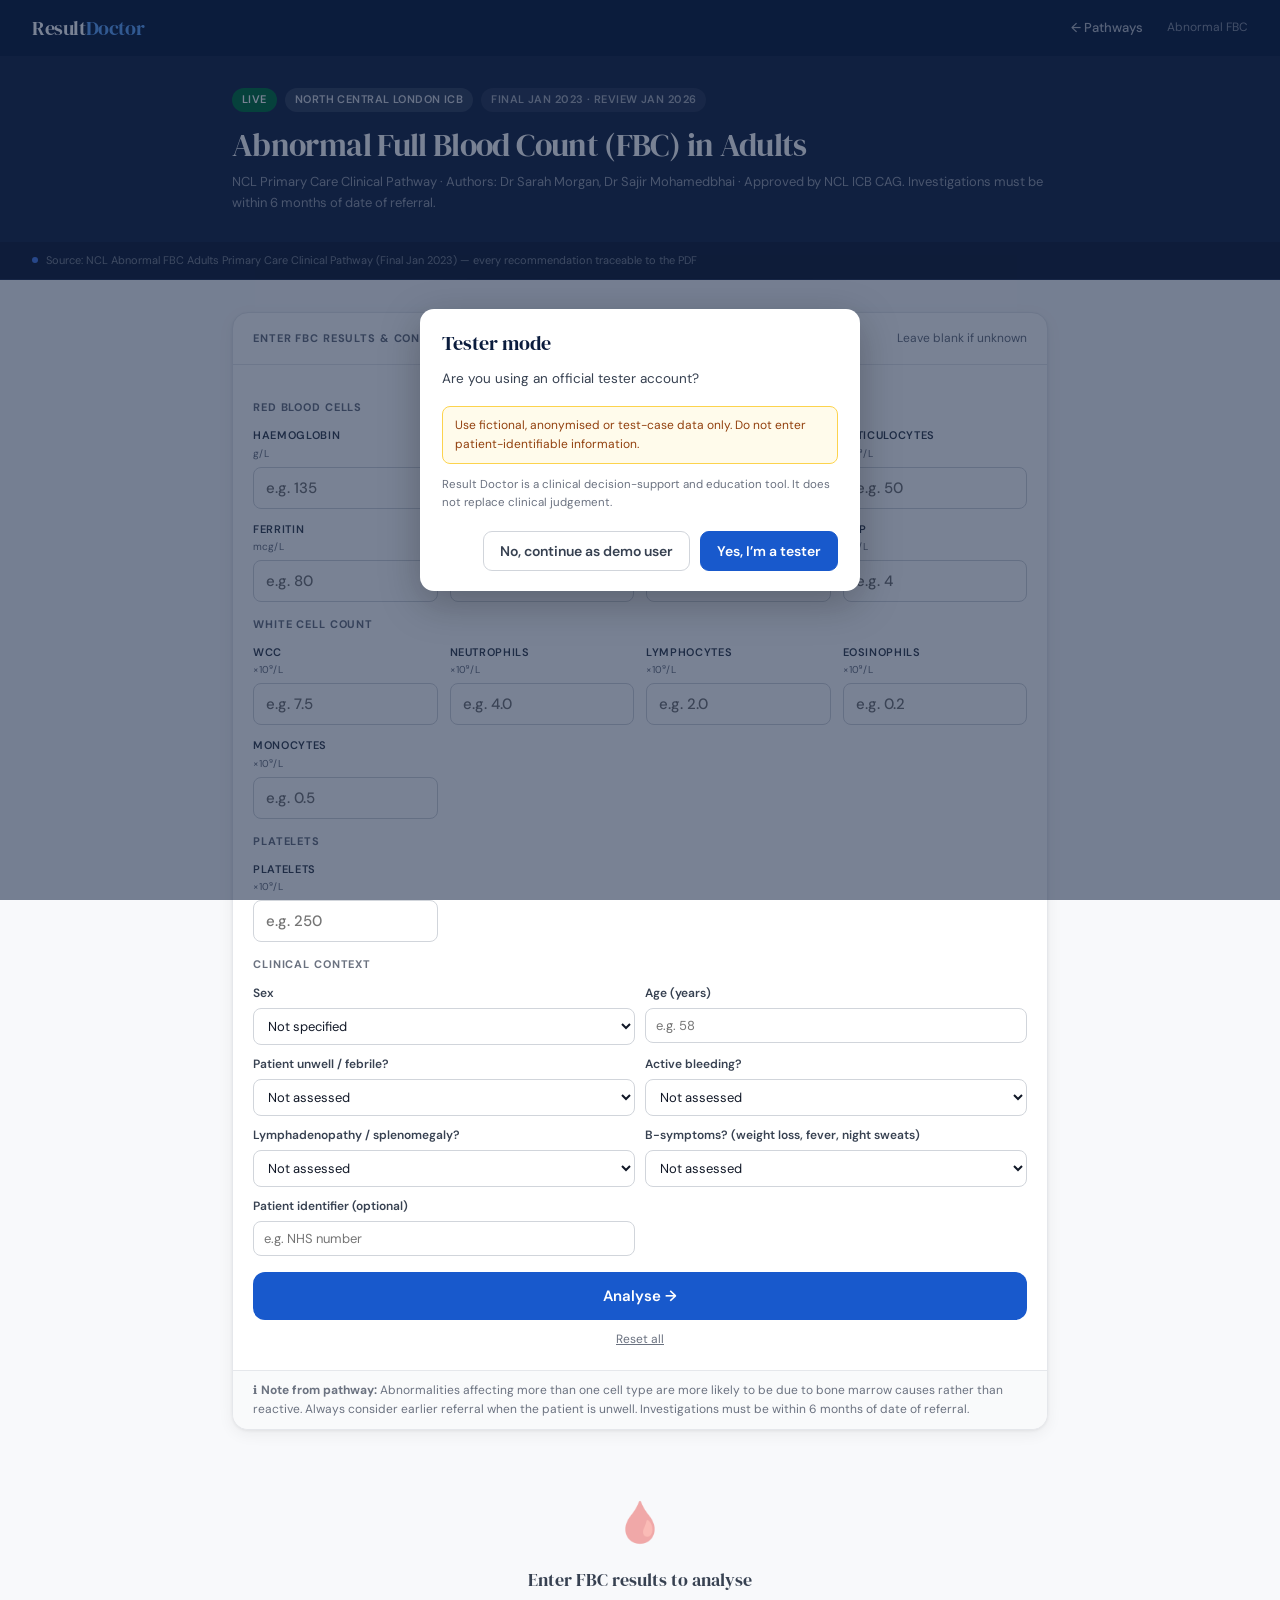
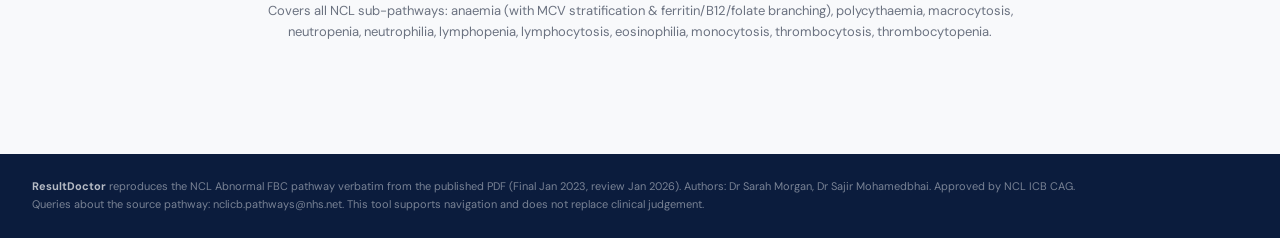
<file: fbc.html>
<!DOCTYPE html>
<html lang="en">
<head>
<meta charset="UTF-8">
<meta name="viewport" content="width=device-width, initial-scale=1.0">
<title>ResultDoctor — NCL Abnormal FBC Pathway</title>
<link rel="preconnect" href="https://fonts.googleapis.com">
<link rel="preconnect" href="https://fonts.gstatic.com" crossorigin>
<link href="https://fonts.googleapis.com/css2?family=DM+Serif+Display:ital@0;1&family=DM+Sans:wght@300;400;500;600;700&display=swap" rel="stylesheet">
<style>
:root {
  --navy: #0B1C3D; --navy2: #162545;
  --blue: #1859CC; --blue-lt: #E8F0FD; --blue-mid: #4A7DE8;
  --green: #00703C; --green-lt: #E3F5EC;
  --red: #B91C1C; --red-lt: #FEF2F2;
  --amber: #92400E; --amber-lt: #FFFBEB; --amber-bd: #FCD34D;
  --purple: #7C3AED; --purple-lt: #FDF4FF;
  --grey: #6B7280; --grey-lt: #F9FAFB;
  --border: #E5E7EB; --border2: #D1D5DB;
  --text: #111827; --text2: #374151; --text3: #6B7280;
  --serif: 'DM Serif Display', Georgia, serif;
  --sans: 'DM Sans', system-ui, sans-serif;
  --radius: 12px; --radius-lg: 16px;
  --shadow: 0 1px 3px rgba(0,0,0,.06), 0 4px 16px rgba(0,0,0,.06);
}
* { box-sizing: border-box; margin: 0; padding: 0; }
body { font-family: var(--sans); background: #F8F9FB; color: var(--text); font-size: 14px; line-height: 1.6; min-height: 100vh; }

header { background: var(--navy); color: white; padding: 0 32px; height: 56px; display: flex; align-items: center; justify-content: space-between; position: sticky; top: 0; z-index: 100; }
.logo { font-family: var(--serif); font-size: 20px; color: white; text-decoration: none; letter-spacing: -.02em; }
.logo span { color: #60A5FA; }
.header-nav { display: flex; align-items: center; gap: 24px; }
.back-link { color: rgba(255,255,255,.7); text-decoration: none; font-size: 13px; font-weight: 500; }
.back-link:hover { color: white; }
.breadcrumb { font-size: 12px; color: rgba(255,255,255,.5); }

.pathway-header { background: var(--navy2); color: white; padding: 32px 0 0; border-bottom: 1px solid rgba(255,255,255,.06); }
.pathway-header-inner { max-width: 880px; margin: 0 auto; padding: 0 32px 28px; }
.pathway-meta { display: flex; align-items: center; gap: 8px; margin-bottom: 14px; flex-wrap: wrap; }
.tag { font-size: 11px; font-weight: 600; padding: 3px 10px; border-radius: 20px; letter-spacing: .04em; text-transform: uppercase; }
.tag-live { background: var(--green); color: white; }
.tag-icb { background: rgba(255,255,255,.12); color: rgba(255,255,255,.8); }
.tag-version { background: rgba(255,255,255,.08); color: rgba(255,255,255,.6); }
.pathway-title { font-family: var(--serif); font-size: 32px; font-weight: 400; line-height: 1.2; margin-bottom: 8px; letter-spacing: -.02em; }
.pathway-subtitle { font-size: 13px; color: rgba(255,255,255,.55); }
.pathway-source-strip { background: rgba(0,0,0,.2); padding: 10px 32px; font-size: 11px; color: rgba(255,255,255,.45); display: flex; align-items: center; gap: 8px; }
.source-dot { width: 6px; height: 6px; border-radius: 50%; background: var(--blue-mid); }

.page { max-width: 880px; margin: 0 auto; padding: 32px; }

.panel { background: white; border: 1px solid var(--border); border-radius: var(--radius-lg); margin-bottom: 20px; box-shadow: var(--shadow); overflow: hidden; }
.panel-head { padding: 16px 20px; border-bottom: 1px solid var(--border); display: flex; align-items: center; justify-content: space-between; }
.panel-head-label { font-size: 11px; font-weight: 700; text-transform: uppercase; letter-spacing: .08em; color: var(--text3); }
.panel-body { padding: 20px; }
.panel-note { background: var(--grey-lt); border-top: 1px solid var(--border); padding: 10px 20px; font-size: 12px; color: var(--text3); }

.results-grid { display: grid; grid-template-columns: repeat(auto-fill, minmax(160px, 1fr)); gap: 12px; margin-bottom: 14px; }
.result-field { display: flex; flex-direction: column; gap: 5px; }
.result-label { font-size: 11px; font-weight: 600; color: var(--text2); text-transform: uppercase; letter-spacing: .06em; }
.result-unit { font-size: 10px; color: var(--text3); margin-top: 1px; }
.result-input { padding: 10px 12px; border: 1.5px solid var(--border2); border-radius: 8px; font-size: 15px; font-family: var(--sans); font-weight: 500; color: var(--text); background: white; width: 100%; }
.result-input:focus { outline: none; border-color: var(--blue); box-shadow: 0 0 0 3px rgba(24,89,204,.12); }
.result-input.abnormal { border-color: var(--red); background: var(--red-lt); }
.result-input.warning { border-color: #F59E0B; background: var(--amber-lt); }
.result-input.normal { border-color: var(--green); background: var(--green-lt); }
.analyse-btn { width: 100%; padding: 14px 24px; background: var(--blue); color: white; border: none; border-radius: var(--radius); font-size: 15px; font-weight: 600; font-family: var(--sans); cursor: pointer; }
.analyse-btn:hover { background: #1348B0; }
.reset-link { display: block; text-align: center; margin-top: 10px; font-size: 12px; color: var(--text3); cursor: pointer; text-decoration: underline; }

.section-label { font-size: 11px; font-weight: 700; color: var(--text3); text-transform: uppercase; letter-spacing: .08em; margin: 14px 0 10px; }
.context-grid { display: grid; grid-template-columns: 1fr 1fr; gap: 10px; margin-bottom: 16px; }
.ctx-q { display: flex; flex-direction: column; gap: 5px; }
.ctx-q label { font-size: 12px; font-weight: 600; color: var(--text2); }
.ctx-select { padding: 8px 10px; border: 1.5px solid var(--border2); border-radius: 8px; font-size: 13px; font-family: var(--sans); color: var(--text); background: white; }

.output-section { display: none; }
.output-section.show { display: block; }
.section-divider { font-size: 11px; font-weight: 700; text-transform: uppercase; letter-spacing: .1em; color: var(--text3); margin: 24px 0 14px; display: flex; align-items: center; gap: 10px; }
.section-divider::after { content: ''; flex: 1; height: 1px; background: var(--border); }

.primary-card { border-radius: 20px; padding: 28px 28px 24px; margin-bottom: 16px; border: 2px solid; box-shadow: 0 4px 24px rgba(0,0,0,.06); }
.primary-card.urgent { background: #FEF2F2; border-color: #DC2626; }
.primary-card.gp { background: #EFF6FF; border-color: var(--blue); }
.primary-card.refer { background: #FAF5FF; border-color: #9333EA; }
.primary-card.noaction { background: #ECFDF5; border-color: var(--green); }
.primary-card.amber-action { background: #FFFBEB; border-color: #D97706; }
.primary-card.info { background: #F9FAFB; border-color: var(--grey); }
.primary-flag { display: inline-flex; align-items: center; gap: 8px; font-size: 11px; font-weight: 700; padding: 5px 12px; border-radius: 20px; margin-bottom: 14px; text-transform: uppercase; letter-spacing: .08em; }
.primary-card.urgent .primary-flag { background: var(--red); color: white; }
.primary-card.gp .primary-flag { background: var(--blue); color: white; }
.primary-card.refer .primary-flag { background: #9333EA; color: white; }
.primary-card.noaction .primary-flag { background: var(--green); color: white; }
.primary-card.amber-action .primary-flag { background: #D97706; color: white; }
.primary-card.info .primary-flag { background: var(--grey); color: white; }
.pulse { width: 6px; height: 6px; border-radius: 50%; background: currentColor; animation: pulse 1.5s ease-in-out infinite; }
@keyframes pulse { 0%,100%{opacity:1} 50%{opacity:.3} }
.primary-title { font-family: var(--serif); font-size: 28px; line-height: 1.2; margin-bottom: 6px; letter-spacing: -.01em; }
.primary-card.urgent .primary-title { color: #7F1D1D; }
.primary-card.gp .primary-title { color: var(--navy); }
.primary-card.refer .primary-title { color: #581C87; }
.primary-card.noaction .primary-title { color: #064E3B; }
.primary-card.amber-action .primary-title { color: #78350F; }
.primary-subtitle { font-size: 14px; color: var(--text2); margin-bottom: 18px; line-height: 1.55; }
.primary-actions { display: flex; flex-direction: column; gap: 8px; margin-bottom: 18px; }
.primary-action-item { display: flex; align-items: flex-start; gap: 12px; padding: 12px 14px; background: white; border-radius: 10px; border: 1px solid rgba(0,0,0,.06); font-size: 14px; line-height: 1.55; }
.primary-action-num { width: 24px; height: 24px; border-radius: 50%; display: flex; align-items: center; justify-content: center; font-size: 12px; font-weight: 700; flex-shrink: 0; color: white; }
.urgent .primary-action-num { background: var(--red); }
.gp .primary-action-num { background: var(--blue); }
.refer .primary-action-num { background: #9333EA; }
.noaction .primary-action-num { background: var(--green); }
.amber-action .primary-action-num { background: #D97706; }
.info .primary-action-num { background: var(--grey); }

.details-toggle { width: 100%; padding: 12px 16px; border-radius: 10px; background: rgba(255,255,255,.5); border: 1px solid rgba(0,0,0,.08); cursor: pointer; display: flex; align-items: center; justify-content: space-between; font-family: var(--sans); font-size: 13px; font-weight: 600; color: var(--text2); }
.details-toggle:hover { background: white; }
.details-toggle .chev { font-size: 12px; transition: transform .2s; }
.details-toggle.open .chev { transform: rotate(180deg); }
.details-content { display: none; padding-top: 16px; }
.details-content.open { display: block; }
.detail-block { background: rgba(255,255,255,.7); border-radius: 10px; padding: 14px 16px; margin-bottom: 10px; border: 1px solid rgba(0,0,0,.05); }
.detail-block-label { font-size: 10px; font-weight: 700; text-transform: uppercase; letter-spacing: .08em; color: var(--text3); margin-bottom: 8px; }
.verbatim-quote { font-family: 'Georgia', serif; font-style: italic; font-size: 13px; line-height: 1.65; color: var(--text); padding: 12px 16px; background: white; border-left: 3px solid var(--blue); border-radius: 0 8px 8px 0; margin: 6px 0; }
.verbatim-source { font-size: 11px; font-style: normal; color: var(--text3); margin-top: 8px; font-family: var(--sans); }
.logic-trace { font-size: 12px; line-height: 1.7; }
.logic-line { padding: 3px 0; }
.logic-kw { display: inline-block; font-weight: 700; font-size: 10px; padding: 1px 6px; border-radius: 4px; margin-right: 6px; vertical-align: 1px; }
.kw-IF { background: var(--blue-lt); color: var(--blue); }
.kw-AND { background: var(--green-lt); color: var(--green); }
.kw-OR { background: var(--amber-lt); color: var(--amber); }
.kw-THEN { background: var(--navy); color: white; }
.logic-line.matched { color: var(--text); font-weight: 500; }
.logic-line.matched::before { content: '✓ '; color: var(--green); font-weight: 700; }
.logic-line.unmet { color: var(--text3); }
.logic-line.unmet::before { content: '· '; color: var(--text3); }
.source-attr { display: flex; align-items: center; gap: 8px; font-size: 11px; color: var(--text3); margin-top: 6px; }
.source-tag { padding: 2px 7px; border-radius: 4px; font-weight: 600; font-size: 10px; text-transform: uppercase; }
.source-tag.explicit { background: rgba(0,112,60,.1); color: var(--green); }

.secondary-card { background: white; border: 1px solid var(--border); border-radius: var(--radius); padding: 14px 16px; margin-bottom: 10px; }
.secondary-head { display: flex; align-items: center; gap: 10px; cursor: pointer; }
.secondary-head .chev { margin-left: auto; font-size: 11px; color: var(--text3); transition: transform .2s; }
.secondary-card.open .chev { transform: rotate(180deg); }
.secondary-title { flex: 1; font-size: 13px; font-weight: 600; color: var(--text); }
.secondary-tag { font-size: 10px; font-weight: 700; padding: 2px 8px; border-radius: 10px; text-transform: uppercase; letter-spacing: .05em; }
.secondary-card.urgent .secondary-tag { background: var(--red-lt); color: var(--red); }
.secondary-card.gp .secondary-tag { background: var(--blue-lt); color: var(--blue); }
.secondary-card.refer .secondary-tag { background: var(--purple-lt); color: var(--purple); }
.secondary-card.noaction .secondary-tag { background: var(--green-lt); color: var(--green); }
.secondary-card.amber-action .secondary-tag { background: var(--amber-lt); color: var(--amber); }
.secondary-card.info .secondary-tag { background: var(--grey-lt); color: var(--grey); }
.secondary-body { display: none; padding-top: 12px; margin-top: 12px; border-top: 1px solid var(--border); font-size: 13px; color: var(--text2); }
.secondary-card.open .secondary-body { display: block; }

.ctx-warning-strip { background: #FFF7ED; border: 1px solid #FED7AA; border-radius: var(--radius); padding: 12px 16px; margin-bottom: 14px; font-size: 12px; color: #92400E; line-height: 1.6; display: flex; gap: 10px; }
.ctx-warning-icon { font-size: 16px; flex-shrink: 0; margin-top: 1px; }

.result-summary { background: var(--navy); color: white; border-radius: var(--radius-lg); padding: 16px 20px; margin-bottom: 20px; display: grid; grid-template-columns: repeat(auto-fill, minmax(110px, 1fr)); gap: 12px; }
.result-chip { text-align: center; }
.result-chip-name { font-size: 10px; font-weight: 600; text-transform: uppercase; letter-spacing: .06em; color: rgba(255,255,255,.5); margin-bottom: 3px; }
.result-chip-val { font-size: 17px; font-weight: 600; font-family: var(--serif); }
.result-chip-val.c-high { color: #FCA5A5; }
.result-chip-val.c-normal { color: #6EE7B7; }
.result-chip-val.c-urgent { color: #FCA5A5; }
.result-chip-val.c-empty { color: rgba(255,255,255,.25); font-size: 13px; }

.copy-record-bar { position: sticky; bottom: 20px; margin: 24px auto 0; max-width: 600px; background: var(--navy); color: white; border-radius: 14px; padding: 14px 18px; display: none; align-items: center; gap: 12px; box-shadow: 0 8px 32px rgba(11,28,61,.3); z-index: 50; }
.copy-record-bar.show { display: flex; }
.copy-record-text { flex: 1; font-size: 13px; }
.copy-record-text strong { display: block; font-size: 11px; text-transform: uppercase; letter-spacing: .08em; color: rgba(255,255,255,.5); margin-bottom: 2px; font-weight: 700; }
.copy-record-btn { padding: 9px 18px; background: white; color: var(--navy); border: none; border-radius: 8px; font-size: 13px; font-weight: 600; cursor: pointer; }
.copy-record-btn.copied { background: var(--green); color: white; }

.empty-output { text-align: center; padding: 40px 24px; color: var(--text3); }
.empty-icon { font-size: 40px; margin-bottom: 12px; opacity: .4; }
.empty-title { font-family: var(--serif); font-size: 18px; color: var(--text2); margin-bottom: 6px; }
.empty-sub { font-size: 13px; }

footer { background: var(--navy); color: rgba(255,255,255,.45); font-size: 11px; padding: 24px 32px; margin-top: 40px; line-height: 1.6; }
footer strong { color: rgba(255,255,255,.7); }

@media(max-width:640px) {
  .page { padding: 20px 16px; }
  .results-grid { grid-template-columns: 1fr 1fr; }
  .context-grid { grid-template-columns: 1fr; }
  .primary-title { font-size: 22px; }
  .primary-card { padding: 22px 20px 20px; }
}
</style>
</head>
<body>

<header>
  <a class="logo" href="index.html">Result<span>Doctor</span></a>
  <div class="header-nav">
    <a class="back-link" href="index.html">← Pathways</a>
    <span class="breadcrumb">Abnormal FBC</span>
  </div>
</header>

<div class="pathway-header">
  <div class="pathway-header-inner">
    <div class="pathway-meta">
      <span class="tag tag-live">Live</span>
      <span class="tag tag-icb">North Central London ICB</span>
      <span class="tag tag-version">Final Jan 2023 · Review Jan 2026</span>
    </div>
    <h1 class="pathway-title">Abnormal Full Blood Count (FBC) in Adults</h1>
    <p class="pathway-subtitle">
      NCL Primary Care Clinical Pathway · Authors: Dr Sarah Morgan, Dr Sajir Mohamedbhai · Approved by NCL ICB CAG. Investigations must be within 6 months of date of referral.
    </p>
  </div>
  <div class="pathway-source-strip">
    <div class="source-dot"></div>
    Source: NCL Abnormal FBC Adults Primary Care Clinical Pathway (Final Jan 2023) — every recommendation traceable to the PDF
  </div>
</div>

<div class="page">

  <div class="panel">
    <div class="panel-head">
      <span class="panel-head-label">Enter FBC results &amp; context</span>
      <span style="font-size:12px;color:var(--text3)">Leave blank if unknown</span>
    </div>
    <div class="panel-body">

      <div class="section-label">Red blood cells</div>
      <div class="results-grid">
        <div class="result-field"><div><div class="result-label">Haemoglobin</div><div class="result-unit">g/L</div></div><input class="result-input" type="number" id="f-hb" placeholder="e.g. 135" min="0" oninput="clearOutput()"></div>
        <div class="result-field"><div><div class="result-label">Haematocrit</div><div class="result-unit">L/L (e.g. 0.45)</div></div><input class="result-input" type="number" id="f-hct" placeholder="e.g. 0.45" min="0" max="1" step="0.01" oninput="clearOutput()"></div>
        <div class="result-field"><div><div class="result-label">MCV</div><div class="result-unit">fL</div></div><input class="result-input" type="number" id="f-mcv" placeholder="e.g. 88" min="0" oninput="clearOutput()"></div>
        <div class="result-field"><div><div class="result-label">Reticulocytes</div><div class="result-unit">×10⁹/L</div></div><input class="result-input" type="number" id="f-retic" placeholder="e.g. 50" min="0" step="1" oninput="clearOutput()"></div>
        <div class="result-field"><div><div class="result-label">Ferritin</div><div class="result-unit">mcg/L</div></div><input class="result-input" type="number" id="f-ferritin" placeholder="e.g. 80" min="0" oninput="clearOutput()"></div>
        <div class="result-field"><div><div class="result-label">B12</div><div class="result-unit">ng/L</div></div><input class="result-input" type="number" id="f-b12" placeholder="e.g. 250" min="0" oninput="clearOutput()"></div>
        <div class="result-field"><div><div class="result-label">Folate</div><div class="result-unit">µg/L</div></div><input class="result-input" type="number" id="f-folate" placeholder="e.g. 5" min="0" step="0.1" oninput="clearOutput()"></div>
        <div class="result-field"><div><div class="result-label">CRP</div><div class="result-unit">mg/L</div></div><input class="result-input" type="number" id="f-crp" placeholder="e.g. 4" min="0" oninput="clearOutput()"></div>
      </div>

      <div class="section-label">White cell count</div>
      <div class="results-grid">
        <div class="result-field"><div><div class="result-label">WCC</div><div class="result-unit">×10⁹/L</div></div><input class="result-input" type="number" id="f-wcc" placeholder="e.g. 7.5" min="0" step="0.1" oninput="clearOutput()"></div>
        <div class="result-field"><div><div class="result-label">Neutrophils</div><div class="result-unit">×10⁹/L</div></div><input class="result-input" type="number" id="f-neut" placeholder="e.g. 4.0" min="0" step="0.1" oninput="clearOutput()"></div>
        <div class="result-field"><div><div class="result-label">Lymphocytes</div><div class="result-unit">×10⁹/L</div></div><input class="result-input" type="number" id="f-lymph" placeholder="e.g. 2.0" min="0" step="0.1" oninput="clearOutput()"></div>
        <div class="result-field"><div><div class="result-label">Eosinophils</div><div class="result-unit">×10⁹/L</div></div><input class="result-input" type="number" id="f-eos" placeholder="e.g. 0.2" min="0" step="0.01" oninput="clearOutput()"></div>
        <div class="result-field"><div><div class="result-label">Monocytes</div><div class="result-unit">×10⁹/L</div></div><input class="result-input" type="number" id="f-mono" placeholder="e.g. 0.5" min="0" step="0.01" oninput="clearOutput()"></div>
      </div>

      <div class="section-label">Platelets</div>
      <div class="results-grid">
        <div class="result-field"><div><div class="result-label">Platelets</div><div class="result-unit">×10⁹/L</div></div><input class="result-input" type="number" id="f-plt" placeholder="e.g. 250" min="0" oninput="clearOutput()"></div>
      </div>

      <div class="section-label">Clinical context</div>
      <div class="context-grid">
        <div class="ctx-q"><label>Sex</label>
          <select class="ctx-select" id="ctx-sex" onchange="clearOutput()">
            <option value="">Not specified</option>
            <option value="f">Female (non-pregnant)</option>
            <option value="m">Male</option>
            <option value="preg">Female (pregnant)</option>
          </select>
        </div>
        <div class="ctx-q"><label>Age (years)</label>
          <input class="ctx-select" type="number" id="ctx-age" placeholder="e.g. 58" min="15" max="120" oninput="clearOutput()">
        </div>
        <div class="ctx-q"><label>Patient unwell / febrile?</label>
          <select class="ctx-select" id="ctx-unwell" onchange="clearOutput()">
            <option value="">Not assessed</option>
            <option value="yes">Yes — unwell or febrile</option>
            <option value="no">No</option>
          </select>
        </div>
        <div class="ctx-q"><label>Active bleeding?</label>
          <select class="ctx-select" id="ctx-bleed" onchange="clearOutput()">
            <option value="">Not assessed</option>
            <option value="yes">Yes</option>
            <option value="no">No</option>
          </select>
        </div>
        <div class="ctx-q"><label>Lymphadenopathy / splenomegaly?</label>
          <select class="ctx-select" id="ctx-lymph-exam" onchange="clearOutput()">
            <option value="">Not assessed</option>
            <option value="yes">Yes — lymphadenopathy or splenomegaly</option>
            <option value="no">No</option>
          </select>
        </div>
        <div class="ctx-q"><label>B-symptoms? (weight loss, fever, night sweats)</label>
          <select class="ctx-select" id="ctx-bsym" onchange="clearOutput()">
            <option value="">Not assessed</option>
            <option value="yes">Yes</option>
            <option value="no">No</option>
          </select>
        </div>
        <div class="ctx-q"><label>Patient identifier (optional)</label>
          <input class="ctx-select" type="text" id="ctx-patient" placeholder="e.g. NHS number">
        </div>
      </div>

      <button class="analyse-btn" onclick="analyse()">Analyse →</button>
      <span class="reset-link" onclick="resetAll()">Reset all</span>
    </div>
    <div class="panel-note">
      ℹ <strong>Note from pathway:</strong> Abnormalities affecting more than one cell type are more likely to be due to bone marrow causes rather than reactive. Always consider earlier referral when the patient is unwell. Investigations must be within 6 months of date of referral.
    </div>
  </div>

  <div id="output-section" class="output-section"></div>

  <div id="empty-state">
    <div class="empty-output">
      <div class="empty-icon">🩸</div>
      <div class="empty-title">Enter FBC results to analyse</div>
      <div class="empty-sub">Covers all NCL sub-pathways: anaemia (with MCV stratification &amp; ferritin/B12/folate branching), polycythaemia, macrocytosis, neutropenia, neutrophilia, lymphopenia, lymphocytosis, eosinophilia, monocytosis, thrombocytosis, thrombocytopenia.</div>
    </div>
  </div>

</div>

<div id="copy-record" class="copy-record-bar">
  <div class="copy-record-text">
    <strong>Ready for clinical record</strong>
    <span id="copy-record-summary">—</span>
  </div>
  <button class="copy-record-btn" id="copy-record-btn" onclick="copyForRecord()">📋 Copy for EMR</button>
</div>

<footer>
  <strong>ResultDoctor</strong> reproduces the NCL Abnormal FBC pathway verbatim from the published PDF (Final Jan 2023, review Jan 2026). Authors: Dr Sarah Morgan, Dr Sajir Mohamedbhai. Approved by NCL ICB CAG.<br>
  Queries about the source pathway: nclicb.pathways@nhs.net. This tool supports navigation and does not replace clinical judgement.
</footer>

<script>
// ═══════════════════════════════════════════════════
// NCL ABNORMAL FBC PATHWAY ENGINE
// All thresholds and quotes traceable to the NCL PDF (Final Jan 2023)
// ═══════════════════════════════════════════════════

function val(id) { const v = (document.getElementById(id) || {}).value; return v == null || v === '' ? null : parseFloat(v); }
function sel(id) { return (document.getElementById(id) || {}).value || ''; }
function txt(id) { return (document.getElementById(id) || {}).value || ''; }

// Pre-fill from router
(function prefillFromRouter() {
  const params = new URLSearchParams(window.location.search);
  const stored = sessionStorage.getItem('resultdoctor_results');
  let src = null;
  if (stored) { try { src = JSON.parse(stored); } catch(e) {} }
  const mapping = { 'hb':'f-hb', 'hct':'f-hct', 'mcv':'f-mcv', 'retic':'f-retic', 'ferritin':'f-ferritin', 'b12':'f-b12', 'folate':'f-folate', 'crp':'f-crp', 'wcc':'f-wcc', 'neut':'f-neut', 'lymph':'f-lymph', 'eos':'f-eos', 'mono':'f-mono', 'plt':'f-plt' };
  const ctxMapping = { 'sex':'ctx-sex', 'age':'ctx-age', 'unwell':'ctx-unwell', 'bleed':'ctx-bleed', 'lymph-exam':'ctx-lymph-exam', 'bsym':'ctx-bsym', 'patient':'ctx-patient' };
  Object.entries(mapping).forEach(([k, id]) => { const v = params.get(k) || (src && src[k]); if (v != null && v !== '') { const el = document.getElementById(id); if (el) el.value = v; } });
  Object.entries(ctxMapping).forEach(([k, id]) => { const v = params.get(k) || (src && src[k]); if (v != null && v !== '') { const el = document.getElementById(id); if (el) el.value = v; } });
})();

let lastAnalysisData = null;

function clearOutput() {
  document.getElementById('output-section').classList.remove('show');
  document.getElementById('output-section').innerHTML = '';
  document.getElementById('empty-state').style.display = '';
  document.getElementById('copy-record').classList.remove('show');
  lastAnalysisData = null;
}
function resetAll() {
  ['f-hb','f-hct','f-mcv','f-retic','f-ferritin','f-b12','f-folate','f-crp','f-wcc','f-neut','f-lymph','f-eos','f-mono','f-plt'].forEach(id => { const el = document.getElementById(id); if (el) { el.value=''; el.className='result-input'; }});
  ['ctx-sex','ctx-unwell','ctx-bleed','ctx-lymph-exam','ctx-bsym'].forEach(id => { const el = document.getElementById(id); if (el) el.selectedIndex = 0; });
  ['ctx-age','ctx-patient'].forEach(id => { const el = document.getElementById(id); if (el) el.value = ''; });
  clearOutput();
}

function analyse() {
  const hb = val('f-hb'), hct = val('f-hct'), mcv = val('f-mcv'), retic = val('f-retic');
  const ferritin = val('f-ferritin'), b12 = val('f-b12'), folate = val('f-folate'), crp = val('f-crp');
  const wcc = val('f-wcc'), neut = val('f-neut'), lymph = val('f-lymph'), eos = val('f-eos'), mono = val('f-mono');
  const plt = val('f-plt');
  const sex = sel('ctx-sex'), age = val('ctx-age'), unwell = sel('ctx-unwell');
  const bleed = sel('ctx-bleed'), lymphExam = sel('ctx-lymph-exam'), bsym = sel('ctx-bsym');

  const anyResult = [hb,hct,mcv,retic,ferritin,b12,folate,crp,wcc,neut,lymph,eos,mono,plt].some(v => v !== null);
  if (!anyResult) { alert('Please enter at least one FBC value.'); return; }

  const d = { hb, hct, mcv, retic, ferritin, b12, folate, crp, wcc, neut, lymph, eos, mono, plt, sex, age, unwell, bleed, lymphExam, bsym };

  // Thresholds per NCL pathway
  d.anaemia = hb !== null && hb < 110;
  d.severeAnaemia = hb !== null && hb < 50;
  d.microcytic = mcv !== null && mcv < 80;
  d.normocytic = mcv !== null && mcv >= 80 && mcv <= 100;
  d.macrocytic = mcv !== null && mcv > 100;
  d.polycythaemia = hct !== null && ((sex === 'm' && hct > 0.52) || ((sex === 'f' || sex === 'preg') && hct > 0.48));
  d.polycythaemiaUrgent = hct !== null && ((sex === 'm' && hct > 0.60) || ((sex === 'f' || sex === 'preg') && hct > 0.56));
  d.isolatedMacrocytosis = d.macrocytic && !d.anaemia;
  d.persistMacrocytosis = mcv !== null && mcv > 105;
  d.reticLow = retic !== null && retic < 80;
  d.reticHigh = retic !== null && retic >= 80;
  d.ferritinLow = ferritin !== null && ferritin < 30;
  d.ferritinIndet = ferritin !== null && ferritin >= 30 && ferritin <= 150;
  d.ferritinHigh = ferritin !== null && ferritin > 150;
  d.ferritinVeryHigh = ferritin !== null && ferritin > 1000;
  d.b12Low = b12 !== null && b12 < 170;
  d.folateLow = folate !== null && folate < 3;
  d.folateBorderline = folate !== null && folate >= 3 && folate <= 4.5;
  d.crpRaised = crp !== null && crp > 30;
  d.crpNormal = crp !== null && crp <= 30;
  d.neutropenia = neut !== null && neut < 1.5;
  d.neutMild = neut !== null && neut >= 1 && neut < 1.5;
  d.neutMod = neut !== null && neut >= 0.5 && neut < 1.0;
  d.neutSev = neut !== null && neut >= 0.2 && neut < 0.5;
  d.neutVerySev = neut !== null && neut < 0.2;
  d.neutrophilia = neut !== null && neut > 7.5;
  d.neutroMild = neut !== null && neut > 7.5 && neut <= 15;
  d.neutroMod = neut !== null && neut > 15 && neut <= 50;
  d.neutroSev = neut !== null && neut > 50;
  d.lymphopenia = lymph !== null && lymph < 1.0;
  d.lymphopeniaSev = lymph !== null && lymph < 0.5;
  d.lymphocytosis = lymph !== null && lymph > 3.5;
  d.lymphocytosisHigh = lymph !== null && lymph > 20;
  d.eosinophilia = eos !== null && eos > 0.5;
  d.hyperEos = eos !== null && eos > 1.5;
  d.monocytosis = mono !== null && mono > 1.0;
  d.monocytosisExtreme = mono !== null && mono > 5.0;
  d.monocytosisMid = mono !== null && mono >= 1.2 && mono <= 5.0;
  d.thrombocytosis = plt !== null && plt > 450;
  d.thrombocytosisExtreme = plt !== null && plt > 1000;
  d.thrombocytopenia = plt !== null && plt < 150;
  d.thrombocytopeniaSevere = plt !== null && plt < 20;
  d.thrombocytopeniaMod = plt !== null && plt >= 20 && plt < 50;
  d.thrombocytopeniaMild = plt !== null && plt >= 50 && plt < 100;
  const linesAbnormal = [d.anaemia, d.neutropenia || d.neutrophilia, d.thrombocytopenia || d.thrombocytosis].filter(Boolean).length;
  d.pancytopenia = d.anaemia && d.neutropenia && d.thrombocytopenia;
  d.multipleLines = linesAbnormal >= 2;
  d.unwellPatient = unwell === 'yes';
  d.activeBleed = bleed === 'yes';
  d.bsymY = bsym === 'yes';
  d.lymphExamY = lymphExam === 'yes';

  lastAnalysisData = d;
  colourInputs(d);
  renderOutput(d);
}

function colourInputs(d) {
  const set = (id, cls) => { const el = document.getElementById(id); if (el && el.value !== '') el.className = 'result-input ' + cls; };
  if (d.hb !== null) set('f-hb', d.severeAnaemia ? 'abnormal' : d.anaemia ? 'warning' : 'normal');
  if (d.hct !== null) set('f-hct', d.polycythaemiaUrgent ? 'abnormal' : d.polycythaemia ? 'warning' : 'normal');
  if (d.mcv !== null) set('f-mcv', (d.microcytic || d.macrocytic) ? 'warning' : 'normal');
  // WCC: PDF mentions WCC >50 (monocytosis red flag) and >100 (neutrophilia admission threshold); use standard reference <4 or >11 as a visual warning
  if (d.wcc !== null) {
    if (d.wcc > 50 || d.wcc < 2) set('f-wcc', 'abnormal');
    else if (d.wcc > 11 || d.wcc < 4) set('f-wcc', 'warning');
    else set('f-wcc', 'normal');
  }
  if (d.neut !== null) set('f-neut', d.neutSev || d.neutVerySev || d.neutroSev ? 'abnormal' : d.neutropenia || d.neutrophilia ? 'warning' : 'normal');
  if (d.lymph !== null) set('f-lymph', d.lymphocytosisHigh || d.lymphopeniaSev ? 'abnormal' : d.lymphopenia || d.lymphocytosis ? 'warning' : 'normal');
  if (d.eos !== null) set('f-eos', d.hyperEos ? 'abnormal' : d.eosinophilia ? 'warning' : 'normal');
  if (d.mono !== null) set('f-mono', d.monocytosisExtreme ? 'abnormal' : d.monocytosis ? 'warning' : 'normal');
  if (d.plt !== null) set('f-plt', d.thrombocytosisExtreme || d.thrombocytopeniaSevere ? 'abnormal' : d.thrombocytopenia || d.thrombocytosis ? 'warning' : 'normal');
  // Ferritin: <30 low, 30-150 normal-for-pathway, >150 raised, >1000 markedly raised
  if (d.ferritin !== null) {
    if (d.ferritinVeryHigh) set('f-ferritin', 'abnormal');
    else if (d.ferritinHigh || d.ferritinLow) set('f-ferritin', 'warning');
    else set('f-ferritin', 'normal');
  }
  // B12: <170 low per PDF; raised B12 not in PDF logic but >900 flagged informationally
  if (d.b12 !== null) {
    if (d.b12Low) set('f-b12', 'warning');
    else if (d.b12 > 900) set('f-b12', 'warning');
    else set('f-b12', 'normal');
  }
  // Folate: <3 low per PDF
  if (d.folate !== null) set('f-folate', d.folateLow || d.folateBorderline ? 'warning' : 'normal');
  // CRP: >30 raised per PDF (functional iron deficiency context); standard reference >10
  if (d.crp !== null) {
    if (d.crpRaised) set('f-crp', 'warning');
    else if (d.crp > 10) set('f-crp', 'warning');
    else set('f-crp', 'normal');
  }
  // Retic: <80 vs >80 per PDF anaemia branching
  if (d.retic !== null) set('f-retic', (d.reticLow || d.reticHigh) ? 'warning' : 'normal');
}

function renderOutput(d) {
  const out = document.getElementById('output-section');
  document.getElementById('empty-state').style.display = 'none';
  out.classList.add('show');
  out.innerHTML = '';
  const findings = [];

  if (d.severeAnaemia) findings.push(buildSevereAnaemia(d));
  if (d.pancytopenia) findings.push(buildPancytopenia(d));
  if (d.polycythaemiaUrgent) findings.push(buildPolycythaemiaUrgent(d));
  if (d.neutVerySev || (d.neutropenia && (d.unwellPatient || d.lymphExamY || d.bsymY))) findings.push(buildNeutropeniaUrgent(d));
  if (d.neutroSev) findings.push(buildNeutrophiliaUrgent(d));
  if (d.thrombocytopeniaSevere || (d.thrombocytopeniaMod && d.activeBleed)) findings.push(buildThrombocytopeniaUrgent(d));
  if (d.thrombocytosisExtreme) findings.push(buildThrombocytosisUrgent(d));
  if (d.lymphocytosisHigh || (d.lymphocytosis && d.bsymY) || (d.lymphocytosis && d.lymphExamY)) findings.push(buildLymphocytosisUrgent(d));
  if (d.hyperEos) findings.push(buildHyperEos(d));
  if (d.monocytosisExtreme && d.wcc !== null && d.wcc > 50) findings.push(buildMonocytosisUrgent(d));
  if (d.lymphopenia && d.bsymY) findings.push(buildLymphopeniaUrgent(d));

  if (d.anaemia && !d.severeAnaemia) findings.push(buildAnaemia(d));
  if (d.polycythaemia && !d.polycythaemiaUrgent) findings.push(buildPolycythaemia(d));
  if (d.isolatedMacrocytosis) findings.push(buildMacrocytosis(d));
  if (d.neutropenia && !d.neutVerySev && !(d.unwellPatient || d.lymphExamY || d.bsymY)) findings.push(buildNeutropenia(d));
  if (d.neutrophilia && !d.neutroSev) findings.push(buildNeutrophilia(d));
  if (d.lymphopenia && !d.bsymY) findings.push(buildLymphopenia(d));
  if (d.lymphocytosis && !d.lymphocytosisHigh && !d.bsymY && !d.lymphExamY) findings.push(buildLymphocytosis(d));
  if (d.eosinophilia && !d.hyperEos) findings.push(buildEosinophilia(d));
  if (d.monocytosis && !(d.monocytosisExtreme && d.wcc !== null && d.wcc > 50)) findings.push(buildMonocytosis(d));
  if (d.thrombocytosis && !d.thrombocytosisExtreme) findings.push(buildThrombocytosis(d));
  if (d.thrombocytopenia && !d.thrombocytopeniaSevere && !(d.thrombocytopeniaMod && d.activeBleed)) findings.push(buildThrombocytopenia(d));

  // Isolated finding builders (fire when the abnormality exists but isn't part of an anaemia/cytopenia pattern already addressed)
  // Raised ferritin: PDF mentions ferritin can be raised in inflammation/infection/malignancy/liver disease
  if (d.ferritinHigh && !(d.microcytic && d.anaemia)) findings.push(buildRaisedFerritin(d));
  // Isolated B12 deficiency without anaemia
  if (d.b12Low && !d.anaemia) findings.push(buildIsolatedB12Low(d));
  // Isolated folate deficiency without anaemia
  if ((d.folateLow || d.folateBorderline) && !d.anaemia) findings.push(buildIsolatedFolateLow(d));

  if (findings.length === 0) findings.push(buildNormal(d));

  const urgencyOrder = { urgent: 0, refer: 1, gp: 2, 'amber-action': 3, noaction: 4, info: 5 };
  findings.sort((a, b) => urgencyOrder[a.type] - urgencyOrder[b.type]);

  let multiLineNote = '';
  if (d.multipleLines) {
    multiLineNote = '<div class="ctx-warning-strip"><div class="ctx-warning-icon">⚠</div><div><strong>Multiple cell lines abnormal.</strong> Per NCL pathway: <em>"Abnormalities affecting more than one cell type are more likely to be due to bone marrow causes rather than reactive."</em> Consider earlier referral.</div></div>';
  }
  if (d.unwellPatient) {
    multiLineNote += '<div class="ctx-warning-strip"><div class="ctx-warning-icon">⚠</div><div><strong>Patient is unwell.</strong> Per NCL pathway: <em>"Always consider earlier referral when the patient is unwell."</em></div></div>';
  }

  out.innerHTML += resultSummaryHTML(d);
  out.innerHTML += multiLineNote;
  const primary = findings[0];
  out.innerHTML += renderPrimary(primary);
  if (findings.length > 1) {
    out.innerHTML += '<div class="section-divider">Other findings in this FBC (' + (findings.length - 1) + ')</div>';
    findings.slice(1).forEach(f => out.innerHTML += renderSecondary(f));
  }
  out.innerHTML += '<div class="section-divider">Pathway note (always)</div>' +
    '<div class="secondary-card info">' +
      '<div class="secondary-head" onclick="toggleSecondary(this)">' +
        '<span class="secondary-tag">Global</span>' +
        '<span class="secondary-title">"Abnormalities affecting more than one cell type are more likely to be due to bone marrow causes rather than reactive"</span>' +
        '<span class="chev">▾</span>' +
      '</div>' +
      '<div class="secondary-body">' +
        '<div class="verbatim-quote">"NB: Abnormalities affecting more than one cell type are more likely to be due to bone marrow causes rather than reactive. Always consider earlier referral when the patient is unwell."<div class="verbatim-source">— NCL Abnormal FBC pathway, page 1, box 18.0</div></div>' +
        '<p style="margin-top:8px;font-size:12px">Investigations must be within 6 months of date of referral. Source: NCL Abnormal FBC Adults Primary Care Clinical Pathway, Final January 2023, Review January 2026. Authors: Dr Sarah Morgan, Dr Sajir Mohamedbhai.</p>' +
      '</div>' +
    '</div>';

  buildCopyText(d, findings);
  document.getElementById('copy-record').classList.add('show');
  out.scrollIntoView({ behavior: 'smooth', block: 'start' });
}

function resultSummaryHTML(d) {
  const chips = [];
  if (d.hb !== null) chips.push({ name:'Hb', val: d.hb + ' g/L', cls: d.severeAnaemia ? 'c-urgent' : d.anaemia ? 'c-high' : 'c-normal' });
  if (d.mcv !== null) chips.push({ name:'MCV', val: d.mcv + ' fL', cls: (d.microcytic || d.macrocytic) ? 'c-high' : 'c-normal' });
  if (d.hct !== null) chips.push({ name:'Hct', val: d.hct, cls: d.polycythaemiaUrgent ? 'c-urgent' : d.polycythaemia ? 'c-high' : 'c-normal' });
  if (d.wcc !== null) chips.push({ name:'WCC', val: d.wcc, cls: (d.wcc > 50 || d.wcc < 2) ? 'c-urgent' : (d.wcc > 11 || d.wcc < 4) ? 'c-high' : 'c-normal' });
  if (d.neut !== null) chips.push({ name:'Neut', val: d.neut, cls: (d.neutVerySev || d.neutroSev) ? 'c-urgent' : (d.neutropenia || d.neutrophilia) ? 'c-high' : 'c-normal' });
  if (d.lymph !== null) chips.push({ name:'Lymph', val: d.lymph, cls: (d.lymphocytosisHigh || d.lymphopeniaSev) ? 'c-urgent' : (d.lymphocytosis || d.lymphopenia) ? 'c-high' : 'c-normal' });
  if (d.eos !== null) chips.push({ name:'Eos', val: d.eos, cls: d.hyperEos ? 'c-urgent' : d.eosinophilia ? 'c-high' : 'c-normal' });
  if (d.mono !== null) chips.push({ name:'Mono', val: d.mono, cls: d.monocytosisExtreme ? 'c-urgent' : d.monocytosis ? 'c-high' : 'c-normal' });
  if (d.plt !== null) chips.push({ name:'Plt', val: d.plt, cls: (d.thrombocytosisExtreme || d.thrombocytopeniaSevere) ? 'c-urgent' : (d.thrombocytosis || d.thrombocytopenia) ? 'c-high' : 'c-normal' });
  if (d.ferritin !== null) chips.push({ name:'Ferritin', val: d.ferritin, cls: d.ferritinVeryHigh ? 'c-urgent' : (d.ferritinHigh || d.ferritinLow) ? 'c-high' : 'c-normal' });
  if (d.b12 !== null) chips.push({ name:'B12', val: d.b12, cls: d.b12Low ? 'c-high' : 'c-normal' });
  if (d.folate !== null) chips.push({ name:'Folate', val: d.folate, cls: (d.folateLow || d.folateBorderline) ? 'c-high' : 'c-normal' });
  if (d.crp !== null) chips.push({ name:'CRP', val: d.crp, cls: d.crpRaised ? 'c-high' : 'c-normal' });
  if (d.retic !== null) chips.push({ name:'Retic', val: d.retic, cls: (d.reticLow || d.reticHigh) ? 'c-high' : 'c-normal' });
  return '<div class="result-summary">' + chips.map(c => '<div class="result-chip"><div class="result-chip-name">' + c.name + '</div><div class="result-chip-val ' + c.cls + '">' + c.val + '</div></div>').join('') + '</div>';
}

// PATHWAY BUILDERS (each traceable to PDF)

function buildSevereAnaemia(d) {
  return { type:'urgent', flag:'⚡ Urgent — Hb <50 g/L', title: 'Severe anaemia (Hb ' + d.hb + ' g/L) — consider admission',
    subtitle: 'Per NCL pathway box 1.0(R): if Hb <50 g/L or very symptomatic, consider admission.',
    actions: [
      { text: '<strong>Consider admission</strong> — Hb <50 g/L or very symptomatic.' },
      { text: 'Urgent/2WW haematology referral if: leukoerythroblastic anaemia, unexplained progressive symptomatic anaemia, associated splenomegaly/lymphadenopathy and other cytopenias, suspected haematological malignancy.' },
      { text: 'Urgent/2WW GI/colorectal referral if: acute GI bleeding, >60yrs with IDA, <50yrs with IDA and rectal bleeding.' }
    ],
    verbatim:'If Hb <50g/l or very symptomatic- consider admission. Urgently/2ww refer to haematology: Leukoerythroblastic anaemia on blood film, Unexplained progressive symptomatic anaemia, Associated splenomegaly, lymphodenopathy and other cytopenias, Suspected haemotological malignancy or other blood disorders (2WW).',
    source: 'NCL Abnormal FBC pathway, page 2 (Anaemia), box 1.0(R)',
    logic: [ { kw: 'IF', text: 'Hb <50 g/L', met: d.severeAnaemia }, { kw: 'THEN', text: 'consider admission and urgent referral', met: true } ],
    recordSummary: 'Severe anaemia (Hb ' + d.hb + ' g/L)',
    recordPlan: 'Per NCL FBC pathway: consider admission; urgent haematology/GI referral as indicated.'
  };
}

function buildPancytopenia(d) {
  return { type:'urgent', flag:'⚡ Urgent — pancytopenia', title: 'Pancytopenia — urgent referral',
    subtitle: 'All three cell lines reduced: Hb ' + d.hb + ', Neut ' + d.neut + ', Plt ' + d.plt + '. Per NCL pathway box 13.0(R), refer urgently if pancytopenia.',
    actions: [
      { text: '<strong>Urgent referral</strong> to haematology — pancytopenia.' },
      { text: 'Abnormalities affecting more than one cell type are more likely to be due to bone marrow causes rather than reactive.' }
    ],
    verbatim: 'Refer urgently if pancytopenia.',
    source: 'NCL Abnormal FBC pathway, page 2 (Anaemia), box 13.0(R)',
    logic: [ { kw: 'IF', text: 'Hb low', met: d.anaemia }, { kw: 'AND', text: 'neutrophils low', met: d.neutropenia }, { kw: 'AND', text: 'platelets low', met: d.thrombocytopenia }, { kw: 'THEN', text: 'urgent haematology referral', met: true } ],
    recordSummary: 'Pancytopenia (Hb ' + d.hb + ', Neut ' + d.neut + ', Plt ' + d.plt + ')',
    recordPlan: 'Per NCL FBC pathway: urgent haematology referral for pancytopenia.'
  };
}

function buildAnaemia(d) {
  if (d.microcytic) return buildMicrocyticAnaemia(d);
  if (d.macrocytic) return buildMacrocyticAnaemia(d);
  if (d.normocytic) return buildNormocyticAnaemia(d);
  return buildUnspecifiedAnaemia(d);
}

function buildMicrocyticAnaemia(d) {
  if (d.ferritinLow) {
    return { type:'gp', flag:'GP action — IDA', title: 'Iron deficiency anaemia (microcytic, Hb ' + d.hb + ', MCV ' + d.mcv + ')',
      subtitle: 'Microcytic anaemia with low ferritin (' + d.ferritin + ' mcg/L) — iron deficiency anaemia per NCL box 19.0(B).',
      actions: [
        { text: '<strong>Follow Iron Deficiency Pathway</strong>: <a href="https://gps.northcentrallondon.icb.nhs.uk/pathways/iron-deficiency-primary-care-clinical-pathway" target="_blank">NCL Iron Deficiency Pathway</a>' },
        { text: 'Ensure <strong>coeliac screen</strong> done if unexplained iron deficiency.' },
        { text: 'Commence appropriate treatment and monitor response.' }
      ],
      verbatim: 'Low ferritin <30 mcg/L +/- low iron/high TIBC. Iron deficiency anaemia-IDA. See Iron deficiency pathway. Ensure Coeliac screen done if unexplained iron deficiency.',
      source: 'NCL Abnormal FBC pathway, page 2, boxes 19.0/34.0',
      logic: [ { kw: 'IF', text: 'Hb <110 (anaemia)', met: d.anaemia }, { kw: 'AND', text: 'MCV <80 (microcytic)', met: d.microcytic }, { kw: 'AND', text: 'ferritin <30 mcg/L', met: d.ferritinLow }, { kw: 'THEN', text: 'IDA — Iron Deficiency Pathway', met: true } ],
      recordSummary: 'IDA (Hb ' + d.hb + ', MCV ' + d.mcv + ', Ferritin ' + d.ferritin + ')',
      recordPlan: 'Per NCL FBC pathway: IDA — follow Iron Deficiency Pathway, coeliac screen if unexplained.'
    };
  }
  if (d.ferritinIndet) {
    if (d.crpRaised) {
      return { type:'gp', flag:'GP action — functional iron deficiency', title: 'Functional iron deficiency (microcytic, Hb ' + d.hb + ')',
        subtitle: 'Ferritin indeterminate (' + d.ferritin + ' mcg/L), CRP raised (' + d.crp + ' mg/L).',
        actions: [ { text: 'Refer to <strong>Iron Deficiency Pathway</strong>: <a href="https://gps.northcentrallondon.icb.nhs.uk/pathways/iron-deficiency-primary-care-clinical-pathway" target="_blank">NCL Iron Deficiency Pathway</a>' } ],
        verbatim: 'Indeterminate ferritin 30-150 mcg/L. If CRP>30mg/L, Iron <7 µmol/L, Iron saturation <20%, TIBC <45 µmol/L: Functional iron deficiency.',
        source: 'NCL Abnormal FBC pathway, page 2, boxes 20.0/30.0/36.0',
        logic: [ { kw: 'IF', text: 'microcytic anaemia', met: true }, { kw: 'AND', text: 'ferritin 30-150 mcg/L', met: d.ferritinIndet }, { kw: 'AND', text: 'CRP >30 mg/L', met: d.crpRaised }, { kw: 'THEN', text: 'functional iron deficiency', met: true } ],
        recordSummary: 'Functional iron deficiency (microcytic, ferritin ' + d.ferritin + ')',
        recordPlan: 'Per NCL FBC pathway: functional iron deficiency — follow Iron Deficiency Pathway.'
      };
    }
    if (d.crpNormal) {
      return { type:'gp', flag:'GP action — iron studies', title: 'Microcytic anaemia, indeterminate ferritin, CRP normal',
        subtitle: 'Ferritin ' + d.ferritin + ' mcg/L, CRP normal. Iron studies needed.',
        actions: [
          { text: 'Iron studies pattern expected: CRP normal, iron >7 µmol/L, iron saturation >20%, TIBC >45 µmol/L = iron replete.' },
          { text: 'If iron replete, investigate other cause if persistent.' }
        ],
        verbatim: 'Indeterminate ferritin 30-150 mcg/L. If CRP normal, Iron >7µmol/L, Iron saturation >20%, TIBC >45 µmol/L: Iron replete.',
        source: 'NCL Abnormal FBC pathway, page 2, boxes 20.0/29.0/35.0',
        logic: [ { kw: 'IF', text: 'microcytic, ferritin 30-150, CRP normal', met: true }, { kw: 'THEN', text: 'check iron/TIBC/iron sat', met: true } ],
        recordSummary: 'Microcytic anaemia, indeterminate ferritin (' + d.ferritin + '), CRP normal',
        recordPlan: 'Per NCL FBC pathway: check iron, TIBC, iron saturation.'
      };
    }
  }
  if (d.ferritinHigh) {
    return { type:'gp', flag:'GP action — non-iron deficient microcytic',
      title: 'Microcytic anaemia, high ferritin (' + d.ferritin + ')',
      subtitle: 'High ferritin >150 mcg/L. Interpret with other iron study indices — but unlikely iron deficiency.',
      actions: [
        { text: 'Consider non-haematological causes: acute/chronic inflammation, chronic infection, malignancy, liver disease, renal failure, anaemia of chronic disease.' },
        { text: 'Consider haematological causes: haemoglobinopathy (e.g. thalassaemia trait — screen if no previous Hb electrophoresis and ongoing microcytic parameters with replete Fe stores); sideroblastic anaemia.' }
      ],
      verbatim: 'High ferritin >150 mcg/L. Interpret with other iron study indices eg transferrin saturation but unlikely iron deficiency. Non-iron deficient microcytic anaemia or functional iron deficiency.',
      source: 'NCL Abnormal FBC pathway, page 2, boxes 21.0/31.0',
      logic: [ { kw: 'IF', text: 'microcytic anaemia', met: true }, { kw: 'AND', text: 'ferritin >150', met: d.ferritinHigh }, { kw: 'THEN', text: 'investigate non-iron-deficient causes', met: true } ],
      recordSummary: 'Microcytic, high ferritin (' + d.ferritin + ')',
      recordPlan: 'Per NCL FBC pathway: non-iron deficient microcytic — consider haemoglobinopathy / chronic disease / sideroblastic.'
    };
  }
  return { type:'gp', flag:'GP action — check iron studies', title: 'Microcytic anaemia (Hb ' + d.hb + ', MCV ' + d.mcv + ')',
    subtitle: 'Per NCL box 15.0(B): check iron studies and CRP. Ferritin can be raised in inflammation, infection, malignancy or liver disease.',
    actions: [
      { text: '<strong>Check iron studies and CRP</strong>.' },
      { text: 'Consider iron deficiency, mixed haematinic deficiency, non-haematological cause/anaemia of chronic disease, or haematological disorder.' },
      { text: 'Global investigations: repeat FBC, blood film, reticulocytes, U&E, creatinine, LFT, ferritin, B12, folate, CRP.' }
    ],
    verbatim: 'Check iron studies and CRP (Note: Ferritin can be raised in the presence of acute or chronic inflammation, infection, malignant disease or liver disease).',
    source: 'NCL Abnormal FBC pathway, page 2, boxes 15.0/22.0',
    logic: [ { kw: 'IF', text: 'microcytic anaemia', met: d.microcytic }, { kw: 'AND', text: 'ferritin not yet known', met: d.ferritin === null }, { kw: 'THEN', text: 'iron studies + CRP', met: true } ],
    recordSummary: 'Microcytic anaemia (Hb ' + d.hb + ', MCV ' + d.mcv + ')',
    recordPlan: 'Per NCL FBC pathway: check iron studies (ferritin, iron, TIBC, iron sat) and CRP.'
  };
}

function buildNormocyticAnaemia(d) {
  if (d.reticHigh) {
    return { type:'gp', flag:'GP action — haemorrhage/haemolysis',
      title: 'Normocytic anaemia with high reticulocytes',
      subtitle: 'Reticulocytes ' + d.retic + ' (>80 / >2%). Per NCL box 22.0(B): consider haemorrhage or haemolysis.',
      actions: [
        { text: '<strong>Consider:</strong> haemorrhage, haemolysis (bilirubin elevated).' },
        { text: 'Investigate and manage where appropriate.' },
        { text: 'Refer to appropriate specialist in secondary care 2WW/urgent/routine where clinically indicated or if remains unexplained.' }
      ],
      verbatim: 'Consider Haemorrhage, Haemolysis (bilirubin elevated). Investigate and manage where appropriate.',
      source: 'NCL Abnormal FBC pathway, page 2, boxes 22.0/41.0',
      logic: [ { kw: 'IF', text: 'normocytic anaemia', met: d.normocytic }, { kw: 'AND', text: 'reticulocytes >80', met: d.reticHigh }, { kw: 'THEN', text: 'haemorrhage / haemolysis', met: true } ],
      recordSummary: 'Normocytic anaemia, high reticulocytes',
      recordPlan: 'Per NCL FBC pathway: investigate haemorrhage/haemolysis (bilirubin, LDH, haptoglobin).'
    };
  }
  if (d.reticLow) return buildNormocyticLowRetic(d);
  return { type:'gp', flag:'GP action — normocytic anaemia',
    title: 'Normocytic anaemia (Hb ' + d.hb + ', MCV ' + d.mcv + ')',
    subtitle: 'Per NCL box 10.0(B). Check reticulocyte count to direct workup.',
    actions: [
      { text: '<strong>Check reticulocyte count</strong>.' },
      { text: 'Global investigations: blood film, reticulocytes, U&E, creatinine, LFT, ferritin, B12, folate, CRP.' }
    ],
    verbatim: 'Normocytic anaemia. Isolated anaemia. Reticulocyte count <80x10⁹/l / <2% or >80x10⁹/l / >2%.',
    source: 'NCL Abnormal FBC pathway, page 2, boxes 10.0/12.0/16.0/17.0',
    logic: [ { kw: 'IF', text: 'normocytic anaemia', met: d.normocytic }, { kw: 'THEN', text: 'reticulocyte count required', met: true } ],
    recordSummary: 'Normocytic anaemia (Hb ' + d.hb + ')',
    recordPlan: 'Per NCL FBC pathway: check reticulocyte count.'
  };
}

function buildNormocyticLowRetic(d) {
  if (d.b12Low) {
    return { type:'gp', flag:'GP action — B12 deficiency',
      title: 'B12 deficiency (normocytic anaemia, B12 ' + d.b12 + ' ng/L)',
      subtitle: 'B12 <170 ng/L per box 24.0(B). Aetiology: GI/malabsorption, dietary, medication, pernicious anaemia.',
      actions: [
        { text: '<strong>Commence B12 replacement</strong>: hydroxocobalamin 1mg IM 3x weekly for 2 weeks.' },
        { text: 'Maintenance: non-dietary cause = 1mg IM 3 monthly; dietary = 1mg IM 6 monthly OR oral cyanocobalamin 50-150 mcg daily.' },
        { text: 'If neurological involvement: seek urgent advice from haematologist.' }
      ],
      verbatim: 'B12 <170ng/l and symptomatic. Aetiology consider: Gastro-intestinal/malabsorption, Dietary, Medication – colchicine, anticonvulsants, PPIs/H2RA, Pernicious anaemia.',
      source: 'NCL Abnormal FBC pathway, pages 2 and 3, boxes 24.0/32.0/37.0',
      logic: [ { kw: 'IF', text: 'normocytic anaemia, low retics', met: true }, { kw: 'AND', text: 'B12 <170 ng/L', met: d.b12Low }, { kw: 'THEN', text: 'B12 replacement', met: true } ],
      recordSummary: 'B12 deficiency anaemia (B12 ' + d.b12 + ')',
      recordPlan: 'Per NCL FBC pathway: hydroxocobalamin 1mg IM 3x/week for 2 weeks, then maintenance.'
    };
  }
  if (d.folateLow || d.folateBorderline) {
    return { type:'gp', flag:'GP action — folate deficiency',
      title: 'Folate deficiency (folate ' + d.folate + ' µg/L)',
      subtitle: 'Folate <3 µg/L OR 3-4.5 µg/L symptomatic per box 27.0(B).',
      actions: [
        { text: '<strong>Check B12 first</strong> (treating folate can mask B12 deficiency).' },
        { text: 'Oral folic acid 5mg daily, usually 4 months.' },
        { text: 'Ensure coeliac screen.' }
      ],
      verbatim: 'Serum folate <3ug/l or 3-4.5ug/l and symptomatic. Folate replacement, Monitor response.',
      source: 'NCL Abnormal FBC pathway, page 2 boxes 27.0/33.0/39.0',
      logic: [ { kw: 'IF', text: 'folate <3 or 3-4.5 symptomatic', met: d.folateLow || d.folateBorderline }, { kw: 'THEN', text: 'folic acid 5mg daily 4 months', met: true } ],
      recordSummary: 'Folate deficiency (folate ' + d.folate + ')',
      recordPlan: 'Per NCL FBC pathway: oral folic acid 5mg daily for 4 months. Check B12 first.'
    };
  }
  return { type:'gp', flag:'GP action — normocytic anaemia, low retics',
    title: 'Normocytic anaemia, low reticulocytes (Hb ' + d.hb + ')',
    subtitle: 'Per NCL box 23.0(B): check B12, folate, non-haematological causes.',
    actions: [
      { text: 'Check B12 and folate.' },
      { text: 'Look for non-haematological causes: chronic disease, renal failure (U&E), liver disease.' },
      { text: 'Investigate and manage; refer if remains unexplained.' }
    ],
    verbatim: 'Reticulocyte count <80x10⁹/l / <2%. B12 <170ng/l and symptomatic; Serum folate <3ug/l or 3-4.5ug/l and symptomatic.',
    source: 'NCL Abnormal FBC pathway, page 2, boxes 16.0/23.0/24.0/27.0',
    logic: [ { kw: 'IF', text: 'normocytic anaemia, low retics', met: d.normocytic && d.reticLow }, { kw: 'THEN', text: 'check B12/folate, non-haem causes', met: true } ],
    recordSummary: 'Normocytic anaemia, low reticulocytes',
    recordPlan: 'Per NCL FBC pathway: check B12, folate, U&E, LFTs.'
  };
}

function buildMacrocyticAnaemia(d) {
  if (d.b12Low) {
    return { type:'gp', flag:'GP action — B12 deficiency (macrocytic)',
      title: 'Macrocytic anaemia, B12 deficiency (B12 ' + d.b12 + ')',
      subtitle: 'Macrocytic anaemia (MCV ' + d.mcv + ') with B12 <170 ng/L per box 25.0(B).',
      actions: [
        { text: 'Commence B12 replacement: hydroxocobalamin 1mg IM 3x weekly for 2 weeks, then maintenance.' },
        { text: 'If neurological involvement: seek urgent advice from haematologist. Whilst waiting: 1mg IM on alternate days until no further improvement, then 1mg every 2 months.' },
        { text: 'Dietary advice. In vegans, treatment may be lifelong.' }
      ],
      verbatim: 'B12 <170ng/l and symptomatic. For people with neurological involvement: Seek urgent advice from haematologist.',
      source: 'NCL Abnormal FBC pathway, pages 2/3, boxes 25.0/32.0/37.0',
      logic: [ { kw: 'IF', text: 'macrocytic (MCV >100)', met: d.macrocytic }, { kw: 'AND', text: 'B12 <170 ng/L', met: d.b12Low }, { kw: 'THEN', text: 'B12 replacement', met: true } ],
      recordSummary: 'Macrocytic B12 deficiency (MCV ' + d.mcv + ', B12 ' + d.b12 + ')',
      recordPlan: 'Per NCL FBC pathway: B12 replacement, check for neurological involvement.'
    };
  }
  if (d.folateLow || d.folateBorderline) {
    return { type:'gp', flag:'GP action — folate deficiency (macrocytic)',
      title: 'Macrocytic anaemia, folate deficiency (folate ' + d.folate + ')',
      subtitle: 'Macrocytic anaemia with low folate per box 27.0(B).',
      actions: [
        { text: '<strong>Check B12 first</strong> (treating folate can mask B12 deficiency).' },
        { text: 'Oral folic acid 5mg daily, usually 4 months.' },
        { text: 'Coeliac screen.' }
      ],
      verbatim: 'Serum folate <3ug/l or 3-4.5ug/l and symptomatic.',
      source: 'NCL Abnormal FBC pathway, page 2, boxes 27.0/33.0/39.0',
      logic: [ { kw: 'IF', text: 'macrocytic + folate low', met: d.macrocytic && (d.folateLow || d.folateBorderline) }, { kw: 'THEN', text: 'folate replacement', met: true } ],
      recordSummary: 'Macrocytic folate deficiency (MCV ' + d.mcv + ', folate ' + d.folate + ')',
      recordPlan: 'Per NCL FBC pathway: folate replacement 5mg daily, check B12 first.'
    };
  }
  return { type:'gp', flag:'GP action — macrocytic anaemia',
    title: 'Macrocytic anaemia (Hb ' + d.hb + ', MCV ' + d.mcv + ')',
    subtitle: 'Per NCL box 28.0(B): with normal B12/folate, consider alcohol, hypothyroidism, drugs, liver disease, pregnancy, or haematological disorder (MDS, myeloma).',
    actions: [
      { text: 'Check B12 and folate (if not done).' },
      { text: '<strong>Consider:</strong> alcohol, hypothyroidism, drugs, liver disease, pregnancy.' },
      { text: 'Haematological disorder e.g. MDS, myeloma — consider myeloma screen.' },
      { text: 'Refer to secondary care 2WW/urgent/routine where clinically indicated or if remains unexplained.' }
    ],
    verbatim: 'Normal B12/folate and asymptomatic. Consider Alcohol, Hypothyroidism, drugs, liver disease, pregnancy. Haematological disorder e.g. MDS, Myeloma.',
    source: 'NCL Abnormal FBC pathway, page 2, box 28.0(B)',
    logic: [ { kw: 'IF', text: 'macrocytic, B12/folate normal', met: d.macrocytic && !d.b12Low && !d.folateLow }, { kw: 'THEN', text: 'consider alcohol/thyroid/drugs/liver/MDS/myeloma', met: true } ],
    recordSummary: 'Macrocytic anaemia (MCV ' + d.mcv + ')',
    recordPlan: 'Per NCL FBC pathway: consider alcohol/thyroid/drugs/liver/MDS/myeloma.'
  };
}

function buildUnspecifiedAnaemia(d) {
  return { type:'gp', flag:'GP action — investigate anaemia',
    title: 'Anaemia (Hb ' + d.hb + ' g/L) — request MCV',
    subtitle: 'Hb below NCL threshold of 110 g/L but MCV not entered. Request full anaemia panel per box 4.0(B).',
    actions: [
      { text: '<strong>Repeat FBC with full panel</strong>: blood film, reticulocytes, U&E, creatinine, LFT, ferritin, B12, folate, CRP.' },
      { text: 'Once MCV known, stratify into microcytic/normocytic/macrocytic.' }
    ],
    verbatim: 'Rpt FBC, blood film, Reticulocytes, U+Es, Creatinine, LFT, Ferritin*, B12*, Folate*, CRP. *assess in all cases of anaemia irrespective of MCV.',
    source: 'NCL Abnormal FBC pathway, page 2, box 4.0(B)',
    logic: [ { kw: 'IF', text: 'Hb <110 g/L', met: d.anaemia }, { kw: 'AND', text: 'MCV unknown', met: d.mcv === null }, { kw: 'THEN', text: 'request full anaemia panel', met: true } ],
    recordSummary: 'Anaemia (Hb ' + d.hb + '), MCV pending',
    recordPlan: 'Per NCL FBC pathway: request blood film, reticulocytes, U&E, LFT, ferritin, B12, folate, CRP.'
  };
}

function buildPolycythaemiaUrgent(d) {
  return { type:'urgent', flag:'⚡ Urgent — on-call haematology + ED',
    title: 'High haematocrit — Hct ' + d.hct,
    subtitle: 'Per NCL box 5.0(R): Hct >0.60 (M) or >0.56 (F) with no congenital cyanotic heart disease/hypoxic lung disease, OR thromboembolism, neurological symptoms, visual loss, or abnormal bleeding.',
    actions: [ { text: '<strong>Discuss urgently with Haematologist on-call</strong> for advice + refer to ED.' } ],
    verbatim: 'Hct Male > 0.60, Female > 0.56 with no congenital cyanotic heart disease or hypoxic lung disease, Recent arterial or venous thromboembolism, Neurological symptoms, Visual Loss, Abnormal bleeding. Discuss urgently with Haematologist on-call for advice + refer to ED.',
    source: 'NCL Abnormal FBC pathway, page 4 (Polycythaemia), boxes 5.0(R)/8.0(R)',
    logic: [ { kw: 'IF', text: 'Hct >0.60 (M) or >0.56 (F)', met: d.polycythaemiaUrgent }, { kw: 'THEN', text: 'urgent haematology + ED', met: true } ],
    recordSummary: 'High Hct ' + d.hct + ' — urgent',
    recordPlan: 'Per NCL Polycythaemia pathway: discuss urgently with on-call haematologist + refer to ED.'
  };
}

function buildPolycythaemia(d) {
  return { type:'gp', flag:'GP action — polycythaemia',
    title: 'High haematocrit (Hct ' + d.hct + ')',
    subtitle: 'Per NCL pathway page 4: Hct >0.52 (M), >0.48 (F). Hct is a better marker than haemoglobin for raised red cell mass.',
    actions: [
      { text: '<strong>Primary care assessment:</strong> evaluate for any possible reactive cause. Serial FBCs ≥2 consistently elevated results ≥2 months apart. Blood film. Ferritin/iron profile. U&E, LFT. Erythropoetin level if available. BP and SpO2. Consider CXR.' },
      { text: '<strong>Causes:</strong> commonly spurious (diuretics, dehydration, alcohol), drugs (testosterone, anabolic steroids), lifestyle (smoking incl. shisha and cannabis, alcohol, gym, altitude), chronic hypoxia, sleep apnoea, poorly controlled HTN, erythropoietin-secreting tumours.' },
      { text: 'If asymptomatic + persistent at 6-8 weeks + no secondary cause: routine haematology referral.' },
      { text: 'If secondary cause apparent: A&G/Consultant Connect; intervention to target aetiology. <em>Current guidelines do not recommend venesection unless Hct >0.56.</em>' }
    ],
    verbatim: 'HIGH HAEMATOCRIT (HCT) >0.52 IN MEN, >0.48 IN WOMEN. Hct is a better marker of identifying patients with a raised red cell mass than haemoglobin concentration.',
    source: 'NCL Abnormal FBC pathway, page 4 (Polycythaemia), boxes 2.0/4.0/6.0/7.0',
    logic: [ { kw: 'IF', text: 'Hct >0.52 (M) or >0.48 (F)', met: d.polycythaemia }, { kw: 'THEN', text: 'assessment + serial FBCs', met: true } ],
    recordSummary: 'Polycythaemia (Hct ' + d.hct + ')',
    recordPlan: 'Per NCL Polycythaemia pathway: assessment, serial FBCs, identify cause. Routine haematology if persistent and unexplained.'
  };
}

function buildMacrocytosis(d) {
  return { type:'gp', flag:'GP action — macrocytosis',
    title: 'Macrocytosis (MCV ' + d.mcv + ' fL) without anaemia',
    subtitle: 'Per NCL pathway page 5. Common causes: alcohol, liver disease, medications, B12/folate deficiency, pregnancy, emphysema, hypothyroidism, acute bleeding. Less common: MDS, myeloma, haemolytic anaemia.',
    actions: [
      { text: '<strong>Primary care assessment:</strong> history (alcohol/medications), LFTs/TFTs, B12/folate, blood film, myeloma screen, reticulocytes.' },
      { text: '<strong>Referral NOT needed</strong> where underlying cause clear, or uncomplicated B12/folate deficiency.' },
      { text: '<strong>Advice and guidance/Referral</strong> if: macrocytosis with abnormal FBC WITHOUT B12/folate deficiency, dysplasia on blood film, paraprotein, reticulocytosis without bleeding, persistent MCV >105 fL (>3m).' },
      { text: 'Common medications causing macrocytosis: antifolates (methotrexate, azathioprine, sulfasalazine), anticancer drugs, antiretrovirals, antiepileptics (valproate, phenytoin), antibiotics (cotrimoxazole, trimethoprim), antimalarials.' }
    ],
    verbatim: 'Macrocytosis. Common causes: Alcohol excess, Chronic liver disease, Medications, B12 and folate deficiency, Pregnancy (mild), Emphysema (mild), Hypothyroidism, Acute bleeding. Less Common causes: Myelodysplasia, Myeloma, Haemolytic anaemia, Idiopathic, Familial.',
    source: 'NCL Abnormal FBC pathway, page 5 (Macrocytosis), boxes 1.0-6.0',
    logic: [ { kw: 'IF', text: 'MCV >100 fL', met: d.macrocytic }, { kw: 'AND', text: 'no anaemia', met: !d.anaemia }, { kw: 'THEN', text: 'assessment + medication review', met: true } ],
    recordSummary: 'Isolated macrocytosis (MCV ' + d.mcv + ')',
    recordPlan: 'Per NCL Macrocytosis pathway: LFTs, TFTs, B12, folate, blood film, myeloma screen, reticulocytes.'
  };
}

function buildNeutropeniaUrgent(d) {
  return { type:'urgent', flag:'⚡ Emergency referral',
    title: 'Severe neutropenia (Neut ' + d.neut + ')',
    subtitle: 'Per NCL box 5.0(R)/8.0(R): red flags = neutrophils <0.5, unwell/febrile, chemotherapy, lymphadenopathy, splenomegaly, other cytopenia → emergency referral.',
    actions: [ { text: '<strong>Emergency referral.</strong>' } ],
    verbatim: 'Any red flags: <0.5 x 10⁹/L, Unwell/ febrile, chemotherapy, lymphadenopathy, splenomegaly, other cytopenia. Emergency Referral.',
    source: 'NCL Abnormal FBC pathway, page 6 (Neutropenia), boxes 5.0(R)/8.0(R)',
    logic: [ { kw: 'IF', text: 'neut <0.5', met: d.neutVerySev || d.neutSev }, { kw: 'OR', text: 'unwell/febrile', met: d.unwellPatient }, { kw: 'OR', text: 'lymphadenopathy/splenomegaly', met: d.lymphExamY }, { kw: 'THEN', text: 'emergency referral', met: true } ],
    recordSummary: 'Severe neutropenia (' + d.neut + ') — emergency',
    recordPlan: 'Per NCL Neutropenia pathway: emergency referral for red flag.'
  };
}

function buildNeutropenia(d) {
  const stratText = d.neutMild ? 'Mild (1-1.5)' : d.neutMod ? 'Moderate (0.5-1.0)' : 'Severe (<0.5)';
  return { type:'gp', flag:'GP action — investigate neutropenia',
    title: 'Neutropenia (Neut ' + d.neut + ') — ' + stratText,
    subtitle: 'Per NCL pathway page 6. Isolated neutropenia is common. Causes: ethnic variation (common Afro-Caribbean), infection, drugs, endocrine, malignancy (myeloma — consider urgent SPE/free light chains/urine BJP), autoimmune, B12/folate/copper deficiency, alcohol, liver disease.',
    actions: [
      d.neutMild ? 
        { text: '<strong>Mild (1-1.5):</strong> Repeat FBC in 4-6 weeks. Check blood film, ANA, HIV/Hep screen +/- B12, folate. Consider A&G/Consultant Connect.' } : 
        { text: '<strong>Moderate (0.5-1.0):</strong> If well and afebrile, repeat FBC and blood film in 1 week. ANA, HIV/Hep screen, screening tests by history. More concerning if <0.8, or 0.8-1 with no ethnic variation factor.' },
      { text: 'Refer urgently if persists.' },
      { text: 'Refer if persists and unexplained cause.' }
    ],
    verbatim: 'LOW = NEUTROPENIA (Isolated neutropenia is v.common). Moderate 0.5-1.0 x 10⁹/L, Severe 0.2-0.5 x 10⁹/L, Very severe < 0.2 x 10⁹/L, Mild 1-1.5 x 10⁹/L.',
    source: 'NCL Abnormal FBC pathway, page 6 (Neutropenia), boxes 1.0/3.0/4.0/6.0/9.0',
    logic: [ { kw: 'IF', text: 'neutrophils <1.5', met: d.neutropenia }, { kw: 'AND', text: 'no red flags', met: !d.unwellPatient && !d.lymphExamY && !d.multipleLines }, { kw: 'THEN', text: 'repeat FBC + screening bloods', met: true } ],
    recordSummary: 'Neutropenia (' + d.neut + ')',
    recordPlan: 'Per NCL Neutropenia pathway: repeat FBC, blood film, ANA, HIV/Hep screen, B12/folate.'
  };
}

function buildNeutrophiliaUrgent(d) {
  return { type:'urgent', flag:'⚡ Urgent referral — severe neutrophilia',
    title: 'Severe neutrophilia (Neut ' + d.neut + ')',
    subtitle: 'Per NCL box 9.0(R) page 7: neutrophils >50. Urgent referral. Admit if WCC>100 or hyperviscosity symptoms or new acute leukaemia.',
    actions: [
      { text: '<strong>Urgent referral</strong> if unexplained; leucoerythroblastic picture; no acute leukaemia features on blood film.' },
      { text: '<strong>Escalate to admission</strong> if new CML with WCC>100; symptoms of hyperviscosity (headaches/visual disturbance/thrombosis); new acute leukaemia; patient unwell.' }
    ],
    verbatim: 'Severe > 50 x10⁹/l. Urgent referral if unexplained, Leucoerythroblastic picture, no acute leukaemia features on blood film. Escalate to admission if new CML with WCC>100x10⁹/l, sx of hyperviscosity, new acute leukaemia, Pt unwell.',
    source: 'NCL Abnormal FBC pathway, page 7 (Neutrophilia), boxes 6.0/9.0(R)',
    logic: [ { kw: 'IF', text: 'neutrophils >50', met: d.neutroSev }, { kw: 'THEN', text: 'urgent referral / admission', met: true } ],
    recordSummary: 'Severe neutrophilia (' + d.neut + ')',
    recordPlan: 'Per NCL Neutrophilia pathway: urgent referral; admission if WCC>100 or hyperviscosity.'
  };
}

function buildNeutrophilia(d) {
  return { type:'gp', flag:'GP action — neutrophilia',
    title: 'Neutrophilia (Neut ' + d.neut + ')' + (d.neutroMild ? ' — mild' : ' — moderate'),
    subtitle: 'Per NCL pathway page 7: raised >7.5×10⁹/L. Mild ≤15, moderate >15.',
    actions: [
      { text: '<strong>Primary care assessment:</strong> history for reactive cases, lymphadenopathy/splenomegaly, blood film, U&E/LFT/LDH/Ca/urate/albumin, inflammatory markers, ANA/ANCA, consider CXR.' },
      d.neutroMild ? 
        { text: '<strong>Mild (≤15):</strong> most likely chronic inflammatory/infective. May be associated with smoking. A&G/Consultant Connect. No need to refer unless additional concerning features.' } : 
        { text: '<strong>Moderate (>15):</strong> repeat FBC, blood film, inflammatory marker 4-6 weeks. Refer routinely if no obvious reactive cause or concerning features.' }
    ],
    verbatim: 'RAISED=NEUTROPHILIA >7.5 x 10⁹/L. Mild ≤ 15 x10⁹/l: Most likely associated with chronic inflammatory or infective process. May be associated with smoking. Moderate > 15 x10⁹/l: Rpt fbc, blood film and inflammatory marker 4-6 weeks.',
    source: 'NCL Abnormal FBC pathway, page 7 (Neutrophilia), boxes 1.0/3.0/4.0/5.0/7.0/8.0',
    logic: [ { kw: 'IF', text: 'neutrophils >7.5', met: d.neutrophilia }, { kw: 'THEN', text: 'reactive workup + repeat', met: true } ],
    recordSummary: 'Neutrophilia (' + d.neut + ')',
    recordPlan: 'Per NCL Neutrophilia pathway: assessment, blood film, inflammatory markers, repeat 4-6 weeks.'
  };
}

function buildLymphopeniaUrgent(d) {
  return { type:'urgent', flag:'⚡ 2WW referral',
    title: 'Lymphopenia (Lymph ' + d.lymph + ') with red flags',
    subtitle: 'Per NCL box 4.0(R)/5.0(R) page 8: red flag symptoms (weight loss >10%, fevers >38°C, drenching night sweats, recurrent infections, splenomegaly, lymphadenopathy) → 2WW.',
    actions: [ { text: '<strong>Urgent referral to haematology via 2WW.</strong>' } ],
    verbatim: 'If any red flag symptoms: Weight loss eg >10%, Fevers eg >38%, Drenching night sweats, Recurrent infections, Splenomegaly, Lymphadenopathy. Urgent referral to haematology via 2WW.',
    source: 'NCL Abnormal FBC pathway, page 8 (Lymphopenia), boxes 4.0(R)/5.0(R)',
    logic: [ { kw: 'IF', text: 'lymphopenia', met: d.lymphopenia }, { kw: 'AND', text: 'red flag symptoms', met: d.bsymY }, { kw: 'THEN', text: '2WW haematology', met: true } ],
    recordSummary: 'Lymphopenia + red flags — 2WW',
    recordPlan: 'Per NCL Lymphopenia pathway: 2WW haematology for red flag symptoms.'
  };
}

function buildLymphopenia(d) {
  return { type:'gp', flag:'GP action — investigate lymphopenia',
    title: 'Lymphopenia (Lymph ' + d.lymph + ')',
    subtitle: 'Per NCL pathway page 8: lymphocytes <1.0. Causes: age >70 (physiological), infections (postviral, HIV, hepB/C, TB), alcohol, malnutrition, medications, autoimmune, chronic illness, lymphoma/myeloma.',
    actions: [
      { text: '<strong>Primary care assessment:</strong> systemic symptoms, medications/alcohol, lymphadenopathy/splenomegaly, blood film, B12/folate, ANA/ANCA/Rh, HIV/Hep serology, myeloma screen (SPE + SFLC), LDH, inflammatory marker, ferritin, abdominal USS if liver concerns.' },
      (d.age !== null && d.age < 70) || d.lymphopeniaSev ? 
        { text: '<strong>Look for causes</strong> and repeat FBC in 4-8 weeks. Consider A&G/Consultant Connect. Refer routinely if persistent and unexplained.' } : 
        { text: '<strong>>70 years + lymph >0.5:</strong> no need for further investigations. A&G/Consultant Connect if concerns.' }
    ],
    verbatim: 'LYMPHOPENIA. Lymhocytes <1.0x10⁹/L. No Red flag symptoms < 70 years of age Or Lymphocyte count <0.5 x10⁹/L: Look for causes and repeat FBC in 4-8 weeks.',
    source: 'NCL Abnormal FBC pathway, page 8 (Lymphopenia), boxes 1.0/6.0/7.0/8.0/9.0',
    logic: [ { kw: 'IF', text: 'lymphocytes <1.0', met: d.lymphopenia }, { kw: 'AND', text: 'no red flags', met: !d.bsymY }, { kw: 'THEN', text: 'age/severity-based management', met: true } ],
    recordSummary: 'Lymphopenia (' + d.lymph + ')',
    recordPlan: 'Per NCL Lymphopenia pathway: full workup, age/severity-dependent management.'
  };
}

function buildLymphocytosisUrgent(d) {
  return { type:'urgent', flag:'⚡ Refer urgently',
    title: 'Lymphocytosis (' + d.lymph + ') with red flags',
    subtitle: 'Per NCL box 4.0(R)/5.0(R) page 9: red flags (>20×10⁹/L, lymphadenopathy, hepatosplenomegaly, anaemia, other cytopenia, weight loss, night sweats/PUO) → urgent.',
    actions: [ { text: '<strong>Refer urgently.</strong>' } ],
    verbatim: 'If any red flag symptoms: >20 x 10⁹/L, Lymphadenopathy, Hepatosplenomegaly, anaemia, other cytopenia, unexplained weight loss, night sweats/PUO. Refer urgently.',
    source: 'NCL Abnormal FBC pathway, page 9 (Lymphocytosis), boxes 4.0(R)/5.0(R)',
    logic: [ { kw: 'IF', text: 'lymphocytes >20', met: d.lymphocytosisHigh }, { kw: 'OR', text: 'lymphadenopathy / splenomegaly', met: d.lymphExamY }, { kw: 'OR', text: 'B-symptoms', met: d.bsymY }, { kw: 'THEN', text: 'urgent referral', met: true } ],
    recordSummary: 'Lymphocytosis with red flags',
    recordPlan: 'Per NCL Lymphocytosis pathway: urgent referral for red flag.'
  };
}

function buildLymphocytosis(d) {
  return { type:'gp', flag:'GP action — lymphocytosis',
    title: 'Lymphocytosis (Lymph ' + d.lymph + ')',
    subtitle: 'Per NCL pathway page 9: lymphocytes >3.5×10⁹/L. Causes: smoking, infection (transient viral, EBV, CMV, pertussis, mumps, rubella), exercise, post-splenectomy, haem malignancies (ALL, CLL, NHL), autoimmune, drugs, asthma, COPD.',
    actions: [
      { text: '<strong>Primary care assessment:</strong> history, examine lymph nodes/spleen, blood film, CRP/ESR.' },
      { text: 'If no red flags: IM screen if relevant, repeat FBC + film in 4-6 weeks (once symptoms resolved if viral).' },
      { text: 'A&G if lymphocytes 6-20 and explanatory cause.' },
      { text: 'Refer routinely if persistent and unexplained.' }
    ],
    verbatim: 'LYMPHOCYTOSIS Lymhocytes >3.5x10⁹/L. If no red flag symptoms: IM screen if relevant, rpt FBC and Film in 4 – 6 weeks. Refer routinely if persistent and unexplained.',
    source: 'NCL Abnormal FBC pathway, page 9 (Lymphocytosis), boxes 1.0/3.0/6.0/8.0',
    logic: [ { kw: 'IF', text: 'lymphocytes >3.5', met: d.lymphocytosis }, { kw: 'AND', text: 'no red flags', met: !d.bsymY && !d.lymphExamY }, { kw: 'THEN', text: 'IM screen + repeat 4-6 weeks', met: true } ],
    recordSummary: 'Lymphocytosis (' + d.lymph + ')',
    recordPlan: 'Per NCL Lymphocytosis pathway: viral screen, blood film, CRP/ESR, repeat 4-6 weeks.'
  };
}

function buildHyperEos(d) {
  return { type:'urgent', flag:'⚡ Urgent — hypereosinophilia',
    title: 'Hypereosinophilia (Eos ' + d.eos + ')',
    subtitle: 'Per NCL pathway page 10: eosinophils >1.5. Red flags (cardiovascular, neurological end organ involvement, see Appendix 1) or blood film suggesting haematological malignancy → urgent referral.',
    actions: [
      { text: '<strong>Urgent referral to haematology</strong> OR specialist guided by predominant symptoms.' },
      { text: 'Assess for end-organ damage: cardiovascular (chest pain, heart failure, unprovoked thromboembolic), respiratory (dyspnoea, cough/wheeze with parenchymal infiltration), neurological (altered mental state, CVA, peripheral neuropathy), GI (dysphagia, refractory GORD, HSM).' },
      { text: 'Refer to Haematology if persistent ≥1.5×10⁹/L for 1 month with no obvious cause, OR persistent 0.5-1.5×10⁹/L for 2 months.' }
    ],
    verbatim: 'Red flags: Symptoms suggestive of end organ involvement (in particular cardiovascular and neurological) or Blood film suggestive of haematological malignancy. Urgent referral to haematology OR specialist guided by predominant symptoms.',
    source: 'NCL Abnormal FBC pathway, page 10 (Eosinophilia), boxes 11.0(R)/12.0(R)/36.0(O)',
    logic: [ { kw: 'IF', text: 'eosinophils >1.5', met: d.hyperEos }, { kw: 'THEN', text: 'urgent referral', met: true } ],
    recordSummary: 'Hypereosinophilia (' + d.eos + ')',
    recordPlan: 'Per NCL Eosinophilia pathway: urgent haematology referral, end-organ assessment.'
  };
}

function buildEosinophilia(d) {
  return { type:'gp', flag:'GP action — eosinophilia',
    title: 'Eosinophilia (Eos ' + d.eos + ')',
    subtitle: 'Per NCL pathway page 10: eosinophils >0.5×10⁹/L on two tests >1 month apart.',
    actions: [
      { text: '<strong>History/examination:</strong> atopy/allergy, respiratory, cardiovascular, GI, neurological, constitutional symptoms; drug history; detailed travel history.' },
      { text: '<strong>Initial blood tests:</strong> FBC, blood film, inflammatory markers (ESR or CRP).' },
      { text: 'Symptom-guided workup: atopy/asthma (NICE), travel (parasites/HIV), GI (coeliac/calprotectin), rheumatology (RF/anti-CCP/ANA/ANCA), drugs (stop likely cause, repeat FBC 3m).' },
      { text: 'Common medications causing eosinophilia: penicillins, cephalosporins, nitrofurantoin, minocycline, phenytoin, carbamazepine, lamotrigine, antiretrovirals, ranitidine, allopurinol, ACEi, 5-ASA.' }
    ],
    verbatim: 'Eosinophilia> 0.5 × 10⁹/L on two tests separated by >1 month (Hypereosinophilia >1.5 × 10⁹/L).',
    source: 'NCL Abnormal FBC pathway, page 10 (Eosinophilia), boxes 1.0/2.0/3.0',
    logic: [ { kw: 'IF', text: 'eosinophils >0.5', met: d.eosinophilia }, { kw: 'THEN', text: 'history + bloods + symptom-guided', met: true } ],
    recordSummary: 'Eosinophilia (' + d.eos + ')',
    recordPlan: 'Per NCL Eosinophilia pathway: history (atopy/travel/drugs), blood film, CRP/ESR, symptom-guided investigation.'
  };
}

function buildMonocytosisUrgent(d) {
  return { type:'urgent', flag:'⚡ Immediate — A+E / on-call haematology',
    title: 'Monocytosis (Mono ' + d.mono + ') with WCC ' + d.wcc,
    subtitle: 'Per NCL box 4.0(B)/8.0(R) page 11: new onset monocytosis with WBC >50×10⁹/L, or with >5% blasts on blood film → immediate referral.',
    actions: [ { text: '<strong>Immediate referral to haematology / A+E transfer. Please discuss with on call haematologist.</strong>' } ],
    verbatim: 'New onset monocytosis with extremely high WBC (>50 x 10⁹/l). Monocytosis in combination with > 5% blasts on blood film. Immediate referral to haematology/ A+E transfer. Please discuss with on call haematologist.',
    source: 'NCL Abnormal FBC pathway, page 11 (Monocytosis), boxes 4.0/8.0(R)',
    logic: [ { kw: 'IF', text: 'monocytosis with WCC >50', met: d.monocytosisExtreme && d.wcc > 50 }, { kw: 'THEN', text: 'immediate referral / A+E', met: true } ],
    recordSummary: 'Monocytosis with high WCC',
    recordPlan: 'Per NCL Monocytosis pathway: immediate referral / A+E, discuss with on-call haematologist.'
  };
}

function buildMonocytosis(d) {
  if (d.monocytosisExtreme || (d.monocytosisMid && (d.multipleLines || d.bsymY))) {
    return { type:'refer', flag:'Urgent/2WW referral',
      title: 'Monocytosis (' + d.mono + ') — urgent referral',
      subtitle: 'Per NCL box 5.0(B)/9.0(R): monocyte >5×10⁹/L with no symptoms, OR 1.2-5 with cytopenias/macrocytosis/B-symptoms → urgent/2WW.',
      actions: [ { text: '<strong>Urgent/2WW referral as appropriate to haematology.</strong>' } ],
      verbatim: 'Monocyte count > 5 x10⁹/L with no adverse symptoms. Monocyte count > 1.2- 5 x10⁹/L with cytopenias, macrocytosis, B symptoms. Urgent/2ww referral as appropriate to haematology.',
      source: 'NCL Abnormal FBC pathway, page 11 (Monocytosis), boxes 5.0/9.0(R)',
      logic: [ { kw: 'IF', text: 'monocytes >5', met: d.monocytosisExtreme }, { kw: 'OR', text: 'monocytes 1.2-5 with cytopenias/B-symptoms', met: d.monocytosisMid && (d.multipleLines || d.bsymY) }, { kw: 'THEN', text: '2WW referral', met: true } ],
      recordSummary: 'Monocytosis (' + d.mono + ') — 2WW',
      recordPlan: 'Per NCL Monocytosis pathway: 2WW haematology referral.'
    };
  }
  return { type:'gp', flag:'GP action — monocytosis',
    title: 'Monocytosis (Mono ' + d.mono + ')',
    subtitle: 'Per NCL pathway page 11: monocytes >1.0. Causes: infective (malaria, TB), autoimmune (SLE, RA, temporal arteritis), stress response (MI), sarcoidosis, hyposplenism, malignancy, MDS (typically with high MCV) including CMML.',
    actions: [
      { text: '<strong>Suggested tests:</strong> inflammatory markers, blood film, MCV, TFTs, iron profile/ferritin, virology (HIV, HepB/C), travel history.' },
      { text: 'If monocytes 1.2-5 with no cytopenias/constitutional symptoms/splenomegaly: repeat FBC in 6-8 weeks. If still abnormal: A&G/Consultant Connect; refer routinely.' },
      { text: 'If evidence of inflammatory or infective cause: treat reactive cause first and retest FBC after 2-3 months.' }
    ],
    verbatim: 'MONOCYTOSIS (>1.0 X 10⁹/L). Monocyte count is between 1.2- 5 x10⁹/L with no adverse cytopenias or constitutional symptoms or splenomegaly: Repeat FBC in 6-8/52.',
    source: 'NCL Abnormal FBC pathway, page 11 (Monocytosis), boxes 1.0/6.0/10.0/12.0/13.0',
    logic: [ { kw: 'IF', text: 'monocytes >1.0', met: d.monocytosis }, { kw: 'AND', text: 'no red flags', met: !d.multipleLines && !d.bsymY }, { kw: 'THEN', text: 'workup + repeat 6-8 weeks', met: true } ],
    recordSummary: 'Monocytosis (' + d.mono + ')',
    recordPlan: 'Per NCL Monocytosis pathway: inflammatory markers, blood film, MCV, TFTs, iron, virology. Repeat 6-8 weeks.'
  };
}

function buildThrombocytopeniaUrgent(d) {
  return { type:'urgent', flag:'⚡ Urgent — severe thrombocytopenia',
    title: 'Severe thrombocytopenia (Plt ' + d.plt + ')' + (d.activeBleed ? ' + active bleeding' : ''),
    subtitle: 'Per NCL box 4.0(B)/7.0(R) page 13: platelets <20 OR 20-50 with active bleeding/blasts/fragments/altered consciousness → discuss with on-call haematologist for urgent direct assessment.',
    actions: [ { text: '<strong>Discuss with On-call Haematologist to arrange urgent direct assessment.</strong>' } ],
    verbatim: 'Platelets <20 x10⁹/l OR Plt 20-50 x10⁹/l with Active bleeding, Blasts In film, Fragments in film, Altered conscious level or confusion. Discuss with On-call Haematologist to arrange urgent direct assessment.',
    source: 'NCL Abnormal FBC pathway, page 13 (Thrombocytopenia), boxes 4.0/7.0(R)',
    logic: [ { kw: 'IF', text: 'platelets <20', met: d.thrombocytopeniaSevere }, { kw: 'OR', text: 'platelets 20-50 + active bleeding', met: d.thrombocytopeniaMod && d.activeBleed }, { kw: 'THEN', text: 'urgent direct assessment', met: true } ],
    recordSummary: 'Severe thrombocytopenia (' + d.plt + ')',
    recordPlan: 'Per NCL Thrombocytopenia pathway: urgent direct haematology assessment.'
  };
}

function buildThrombocytopenia(d) {
  return { type:'gp', flag:'GP action — investigate thrombocytopenia',
    title: 'Thrombocytopenia (Plt ' + d.plt + ')',
    subtitle: 'Per NCL pathway page 13: platelets <150. Causes: spurious (clumping — check blood film, repeat with citrate), alcohol, liver disease, hypersplenism, medications, B12/folate deficiency, viral (EBV/HIV/HepB/C), ITP, bone marrow failure/infiltration.',
    actions: [
      { text: '<strong>Primary care assessment:</strong> review medications, alcohol, lymphadenopathy/splenomegaly exam, coag screen + fibrinogen, blood film (exclude clumping), B12/folate, ANA/ANCA, HIV/Hep serology, U&E/LFTs, CRP/ESR/LDH, consider abdominal USS.' },
      d.thrombocytopeniaMild ? 
        { text: '<strong>Plt 50-100:</strong> repeat FBC in 6 weeks; consider non-haematological causes. If persistent and unexplained: A&G/Consultant Connect +/- routine haematology.' } : 
        { text: '<strong>Plt 20-50</strong> (no active bleeding/blasts) with cytopenias/splenomegaly/lymphadenopathy/pregnancy/upcoming surgery: repeat FBC in 1 week. If persistent/unexplained: urgent/2WW haematology.' }
    ],
    verbatim: 'THROMBOCYTOPENIA Platelets <150 x10⁹/l. Platelets 20-50 x10⁹/l: Repeat FBC in 1 week. Platelets>50x10⁹/l -100x10⁹/l: Repeat FBC in 6 weeks and consider non-haematological causes.',
    source: 'NCL Abnormal FBC pathway, page 13 (Thrombocytopenia), boxes 1.0/2.0/3.0/5.0/6.0/8.0/9.0/10.0/11.0',
    logic: [ { kw: 'IF', text: 'platelets <150', met: d.thrombocytopenia }, { kw: 'AND', text: 'not severe/bleeding', met: !d.thrombocytopeniaSevere && !d.activeBleed }, { kw: 'THEN', text: 'investigate + repeat', met: true } ],
    recordSummary: 'Thrombocytopenia (Plt ' + d.plt + ')',
    recordPlan: 'Per NCL Thrombocytopenia pathway: full workup, repeat (1 week if 20-50, 6 weeks if 50-100).'
  };
}

function buildThrombocytosisUrgent(d) {
  return { type:'urgent', flag:'⚡ Urgent/2WW — extreme thrombocytosis',
    title: 'Thrombocytosis (Plt ' + d.plt + ') >1000',
    subtitle: 'Per NCL box 4.0(R)/7.0(R) page 12: platelets >1000 OR recent thromboembolism, neurological symptoms, abnormal bleeding, other significantly abnormal FBC indices, other red flags → urgent/2WW haematology (unless features of alternative malignancy).',
    actions: [
      { text: '<strong>Urgent/2WW referral as appropriate to haematology</strong> (unless features of alternative malignancy).' },
      { text: '<strong>Cancer marker workup:</strong> thrombocytosis is a risk marker of cancer (11.6% M / 6.2% F cancer incidence). Take history/exam, CXR, QFIT (and consider PSA in males / CA125 in females).' }
    ],
    verbatim: 'Any of following: Platelets >1000 x10⁹/l, Recent arterial or venous thromboembolism, Neurological symptoms, Abnormal bleeding, Other significantly abnormal FBC indices, Other red flag symptoms. Urgent/2WW referral as appropriate to Haematology (unless features of alternative malignancy).',
    source: 'NCL Abnormal FBC pathway, page 12 (Thrombocytosis), boxes 4.0(R)/7.0(R)',
    logic: [ { kw: 'IF', text: 'platelets >1000', met: d.thrombocytosisExtreme }, { kw: 'THEN', text: '2WW haematology', met: true } ],
    recordSummary: 'Thrombocytosis (' + d.plt + ') — 2WW',
    recordPlan: 'Per NCL Thrombocytosis pathway: 2WW haematology + cancer marker workup.'
  };
}

function buildThrombocytosis(d) {
  return { type:'gp', flag:'GP action — thrombocytosis',
    title: 'Thrombocytosis (Plt ' + d.plt + ')',
    subtitle: 'Per NCL pathway page 12: platelets >450. Causes: iron deficiency, inflammation, infection, post-splenectomy/hyposplenism (e.g. coeliac), myeloproliferative disorders, post-operatively. <strong>Thrombocytosis is a risk marker of cancer in adults</strong> (11.6% M, 6.2% F cancer incidence).',
    actions: [
      { text: '<strong>Primary care assessment:</strong> serial FBCs, blood film, CRP/ESR, ferritin/iron profile, U&E/LFT, LDH.' },
      { text: '<strong>Cancer screening:</strong> history/exam, CXR, QFIT (and consider PSA male / CA125 female).' },
      { text: 'Repeat FBC in 6 weeks; look for reactive causes.' },
      { text: 'If persistent >450 and no obvious cause: routine haematology. Thresholds: >600 on at least 2 occasions (4-6 weeks apart) OR 450-600 with other haematological abnormalities.' }
    ],
    verbatim: 'THROMBOCYTOSIS Platelets >450 x10⁹/l. Potential Causes: Iron Deficiency Anaemia, Inflammation, Infection, Post-Splenectony and Hyposplenism (e.g. Coeliac Disease), Myeloproliferative Disorders, Post-Operatively. Thrombocytosis is a risk marker of cancer in adults. 11.6% and 6.2% cancer incidence in males and females, respectively.',
    source: 'NCL Abnormal FBC pathway, page 12 (Thrombocytosis), boxes 1.0/2.0/3.0/3.1/5.0/6.0/8.0',
    logic: [ { kw: 'IF', text: 'platelets >450', met: d.thrombocytosis }, { kw: 'AND', text: 'not extreme', met: !d.thrombocytosisExtreme }, { kw: 'THEN', text: 'reactive workup + cancer screening + repeat', met: true } ],
    recordSummary: 'Thrombocytosis (' + d.plt + ')',
    recordPlan: 'Per NCL Thrombocytosis pathway: serial FBC, blood film, ferritin, CXR, QFIT, PSA/CA125. Repeat 6 weeks.'
  };
}

function buildRaisedFerritin(d) {
  const isVeryHigh = d.ferritinVeryHigh;
  return {
    type: isVeryHigh ? 'refer' : 'gp',
    flag: isVeryHigh ? 'Markedly raised ferritin' : 'Raised ferritin — investigate',
    title: (isVeryHigh ? 'Markedly raised ferritin' : 'Raised ferritin') + ' (' + d.ferritin + ' µg/L)' + (d.anaemia ? '' : ' — outside anaemia branch'),
    subtitle: 'Ferritin ' + d.ferritin + ' µg/L is ' + (isVeryHigh ? 'markedly raised (>1000)' : 'raised (>150)') + '. The NCL FBC pathway notes ferritin can be raised in inflammation, infection, malignant disease, or liver disease. ' + (d.anaemia ? '' : 'No anaemia pattern is present in these results, so this is a standalone finding.'),
    actions: [
      { text: '<strong>Consider underlying causes:</strong> acute or chronic inflammation, chronic infection, malignancy, liver disease.' },
      { text: 'Investigate clinical context: CRP/ESR, liver function tests, screen for infection.' },
      isVeryHigh ? { text: '<strong>Markedly raised ferritin (>1000)</strong> may warrant additional consideration — haemochromatosis (genetic iron overload), haematological malignancy, severe inflammation/infection, liver disease. Outside the strict NCL FBC pathway scope but clinically important. Use clinical judgement on referral pathway.' } : { text: 'If no clear inflammatory or infective cause, consider further investigation for less common causes (e.g. iron overload, haematological disorder).' },
      { text: 'Interpret with other iron study indices (e.g. transferrin saturation) per NCL pathway note.' }
    ],
    verbatim: 'Ferritin can be raised in the presence of acute or chronic inflammation, infection, malignant disease or liver disease.',
    source: 'NCL Abnormal FBC pathway, page 2 (Anaemia) — note within box 15.0(B)',
    logic: [
      { kw: 'IF', text: 'ferritin >150 µg/L', met: d.ferritinHigh },
      { kw: 'AND', text: 'ferritin >1000 (markedly raised)', met: isVeryHigh },
      { kw: 'THEN', text: 'investigate inflammation / infection / malignancy / liver disease', met: true }
    ],
    recordSummary: (isVeryHigh ? 'Markedly raised' : 'Raised') + ' ferritin (' + d.ferritin + ')',
    recordPlan: 'Per NCL FBC pathway note: ferritin can be raised in inflammation, infection, malignancy or liver disease. Investigate clinical context (CRP, LFTs, infection screen). ' + (isVeryHigh ? 'Markedly raised value — broader differential including iron overload, haematological disease.' : '')
  };
}

function buildIsolatedB12Low(d) {
  return {
    type: 'gp',
    flag: 'GP action — isolated B12 low',
    title: 'B12 ' + d.b12 + ' ng/L — low (without anaemia)',
    subtitle: 'B12 <170 ng/L per NCL threshold. No anaemia pattern in these results, but B12 deficiency may still need replacement and warrants investigation.',
    actions: [
      { text: 'Repeat B12 if 1st result borderline and clinical suspicion low; check intrinsic factor antibody.' },
      { text: 'If symptomatic or persistently low: commence B12 replacement per page 3 — hydroxocobalamin 1mg IM 3x weekly for 2 weeks then maintenance.' },
      { text: 'For people with neurological involvement: seek urgent advice from haematologist.' },
      { text: 'Aetiology: consider GI/malabsorption, dietary, medication (PPIs/H2RA), pernicious anaemia.' }
    ],
    verbatim: 'B12 <170ng/l and symptomatic. For people with neurological involvement: Seek urgent advice from haematologist.',
    source: 'NCL Abnormal FBC pathway, pages 2/3, boxes 24.0/32.0/37.0 + treatment box',
    logic: [
      { kw: 'IF', text: 'B12 <170 ng/L', met: d.b12Low },
      { kw: 'AND', text: 'no anaemia (isolated)', met: !d.anaemia },
      { kw: 'THEN', text: 'B12 replacement + investigate aetiology', met: true }
    ],
    recordSummary: 'Isolated B12 low (' + d.b12 + ')',
    recordPlan: 'Per NCL FBC pathway: B12 replacement (hydroxocobalamin 1mg IM 3x/week for 2 weeks, then maintenance). Investigate aetiology.'
  };
}

function buildIsolatedFolateLow(d) {
  return {
    type: 'gp',
    flag: 'GP action — isolated folate low',
    title: 'Folate ' + d.folate + ' µg/L — low (without anaemia)',
    subtitle: 'Folate <3 µg/L (or 3-4.5 if symptomatic) per NCL threshold. No anaemia pattern, but folate deficiency may still need replacement.',
    actions: [
      { text: '<strong>Check B12 first</strong> — treating folate can mask B12 deficiency and allow neurological disease to develop.' },
      { text: 'Oral folic acid 5mg daily for 4 months (longer if underlying cause persists).' },
      { text: 'Coeliac screen; dietary advice.' }
    ],
    verbatim: 'Serum folate <3ug/l or 3-4.5ug/l and symptomatic. Check vitamin B12 level in all people before starting folic acid- treatment can improve wellbeing, mask underlying B12 deficiency and allow neurological disease to develop.',
    source: 'NCL Abnormal FBC pathway, page 2 box 27.0(B) + page 3 treatment',
    logic: [
      { kw: 'IF', text: 'folate <3 OR 3-4.5 symptomatic', met: d.folateLow || d.folateBorderline },
      { kw: 'AND', text: 'no anaemia (isolated)', met: !d.anaemia },
      { kw: 'THEN', text: 'folate replacement, check B12 first', met: true }
    ],
    recordSummary: 'Isolated folate low (' + d.folate + ')',
    recordPlan: 'Per NCL FBC pathway: oral folic acid 5mg daily for 4 months. Check B12 first.'
  };
}

function buildNormal(d) {
  return { type:'noaction', flag:'No pathway branch triggered',
    title: 'FBC within normal limits per NCL thresholds',
    subtitle: 'The values entered do not trigger any branch of the NCL Abnormal FBC pathway. If the lab has flagged any value as abnormal, please check against the local lab reference range.',
    actions: [
      { text: 'Re-check values against your lab\'s reference range.' },
      { text: 'Note: NCL pathway uses Hb <110 g/L as anaemia threshold for both men and non-pregnant women (over 15 years).' }
    ],
    verbatim: 'Abnormal Full Blood Count (FBC) in Adults Primary Care Clinical Pathway.',
    source: 'NCL Abnormal FBC pathway, page 1',
    logic: [{ kw: 'IF', text: 'all values within thresholds', met: true }],
    recordSummary: 'FBC normal per NCL thresholds',
    recordPlan: 'No NCL FBC pathway action triggered.'
  };
}

// RENDER
function renderPrimary(p) {
  const actions = p.actions.filter(a => a).map(function(a, i) { return '<div class="primary-action-item"><div class="primary-action-num">' + (i+1) + '</div><div>' + a.text + '</div></div>'; }).join('');
  const logicHTML = p.logic.map(function(l) { return '<div class="logic-line ' + (l.met ? 'matched' : 'unmet') + '"><span class="logic-kw kw-' + l.kw + '">' + l.kw + '</span>' + l.text + '</div>'; }).join('');
  return '<div class="primary-card ' + p.type + '">' +
    '<div class="primary-flag"><span class="pulse"></span>' + p.flag + '</div>' +
    '<h2 class="primary-title">' + p.title + '</h2>' +
    '<p class="primary-subtitle">' + p.subtitle + '</p>' +
    '<div class="primary-actions">' + actions + '</div>' +
    '<button class="details-toggle" onclick="this.classList.toggle(\'open\'); this.nextElementSibling.classList.toggle(\'open\')">' +
      '<span>📖 Show why (verbatim source &amp; logic)</span><span class="chev">▾</span>' +
    '</button>' +
    '<div class="details-content">' +
      '<div class="detail-block">' +
        '<div class="detail-block-label">📜 Verbatim NCL pathway text</div>' +
        '<div class="verbatim-quote">"' + p.verbatim + '"<div class="verbatim-source">— ' + p.source + '</div></div>' +
      '</div>' +
      '<div class="detail-block">' +
        '<div class="detail-block-label">🔍 Logic trace</div>' +
        '<div class="logic-trace">' + logicHTML + '</div>' +
      '</div>' +
      '<div class="detail-block">' +
        '<div class="detail-block-label">📋 Source attribution</div>' +
        '<div class="source-attr"><span class="source-tag explicit">explicit</span>' + p.source + '</div>' +
      '</div>' +
    '</div>' +
  '</div>';
}

function renderSecondary(s) {
  const actions = s.actions.filter(a => a).map(function(a, i) { return '<div style="display:flex;gap:8px;align-items:flex-start;padding:5px 0;font-size:13px"><strong style="color:var(--text3);min-width:18px">' + (i+1) + '.</strong><div>' + a.text + '</div></div>'; }).join('');
  return '<div class="secondary-card ' + s.type + '">' +
    '<div class="secondary-head" onclick="toggleSecondary(this)">' +
      '<span class="secondary-tag">' + s.flag + '</span>' +
      '<span class="secondary-title">' + s.title + '</span>' +
      '<span class="chev">▾</span>' +
    '</div>' +
    '<div class="secondary-body">' +
      '<p style="margin-bottom:8px">' + s.subtitle + '</p>' +
      actions +
      '<div class="verbatim-quote" style="margin-top:10px">"' + s.verbatim + '"<div class="verbatim-source">— ' + s.source + '</div></div>' +
    '</div>' +
  '</div>';
}

function toggleSecondary(head) { head.parentElement.classList.toggle('open'); }

// COPY FOR EMR
let copyTextCache = '';
function buildCopyText(d, findings) {
  const now = new Date();
  const dt = now.toLocaleString('en-GB', { day:'2-digit', month:'short', year:'numeric', hour:'2-digit', minute:'2-digit' });
  const patient = txt('ctx-patient');
  const results = [];
  if (d.hb !== null) results.push('Hb ' + d.hb + ' g/L');
  if (d.mcv !== null) results.push('MCV ' + d.mcv + ' fL');
  if (d.hct !== null) results.push('Hct ' + d.hct);
  if (d.wcc !== null) results.push('WCC ' + d.wcc);
  if (d.neut !== null) results.push('Neut ' + d.neut);
  if (d.lymph !== null) results.push('Lymph ' + d.lymph);
  if (d.eos !== null) results.push('Eos ' + d.eos);
  if (d.mono !== null) results.push('Mono ' + d.mono);
  if (d.plt !== null) results.push('Plt ' + d.plt);
  if (d.ferritin !== null) results.push('Ferritin ' + d.ferritin);
  if (d.b12 !== null) results.push('B12 ' + d.b12);
  if (d.folate !== null) results.push('Folate ' + d.folate);

  const primary = findings[0];
  const others = findings.slice(1).map(f => '- ' + f.recordSummary + ': ' + f.recordPlan).join('\n');

  copyTextCache = 'FBC reviewed ' + dt + (patient ? ' — Pt: ' + patient : '') + '\n' +
    'Per NCL Abnormal FBC pathway (Final Jan 2023, Review Jan 2026).\n\n' +
    'Results: ' + results.join(', ') + '\n\n' +
    'Primary interpretation: ' + primary.recordSummary + '\n' +
    'Plan: ' + primary.recordPlan + '\n' +
    (findings.length > 1 ? '\nOther findings:\n' + others + '\n' : '') +
    '\nSource: NCL Abnormal FBC Adults Primary Care Clinical Pathway. Authors: Dr Sarah Morgan, Dr Sajir Mohamedbhai. Approved by NCL ICB CAG.\n' +
    'Disclaimer: Pathway logic only; does not replace clinical judgement.';

  document.getElementById('copy-record-summary').textContent = primary.recordSummary;
}

function copyForRecord() {
  navigator.clipboard.writeText(copyTextCache).then(function() {
    const btn = document.getElementById('copy-record-btn');
    btn.textContent = '✓ Copied'; btn.classList.add('copied');
    setTimeout(function() { btn.textContent = '📋 Copy for EMR'; btn.classList.remove('copied'); }, 2200);
  });
}
</script>
<!-- Tester-mode audit (reusable: auditLogger.js + testerMode.js) -->
<script src="auditLogger.js"></script>
<script src="testerMode.js"></script>
<script>
(function(){
  function gather(){var o={};document.querySelectorAll('input[id],select[id]').forEach(function(el){if(el.value!==''&&el.value!=null)o[el.id]=el.value;});return o;}
  function outEl(){return document.getElementById('output-section');}
  function vis(el){return el&&(el.classList.contains('show')||(el.style.display!=='none'&&el.offsetParent!==null));}
  if(typeof analyse==='function'){var orig=analyse;window.analyse=function(){var r=orig.apply(this,arguments);try{var out=outEl();if(vis(out))TesterMode.recordRun({mount:out,inputValues:gather(),displayedResultText:(out.innerText||'').replace(/\s+/g,' ').trim().slice(0,800),displayedRecommendation:'',ruleBranchTriggered:''});}catch(e){}return r;};}
  TesterMode.init({pathwayName:'NCL Abnormal FBC',pathwayVersion:'Final Jan 2023'});
})();
</script>
</body>
</html>
</file>
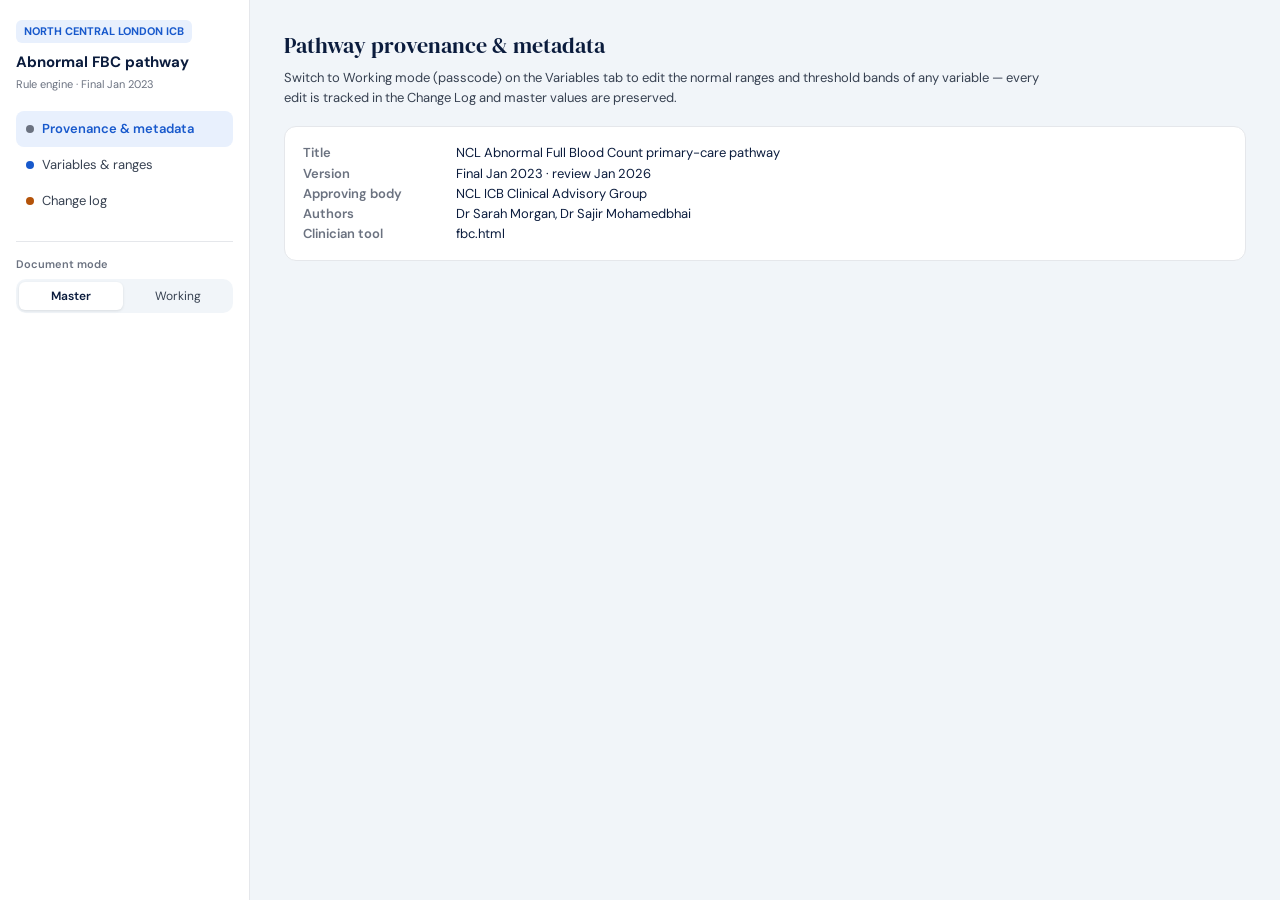
<file: fbc_admin.html>
<!DOCTYPE html>
<html lang="en">
<head>
<meta charset="UTF-8">
<meta name="viewport" content="width=device-width, initial-scale=1.0">
<title>NCL Abnormal FBC — Admin / Rule Engine</title>
<link rel="preconnect" href="https://fonts.googleapis.com">
<link href="https://fonts.googleapis.com/css2?family=DM+Serif+Display&family=DM+Sans:wght@400;500;600;700&display=swap" rel="stylesheet">
<link rel="stylesheet" href="pathwayAdmin.css">
</head>
<body>
<div class="side">
  <div class="brand">NORTH CENTRAL LONDON ICB</div>
  <div class="title">Abnormal FBC pathway</div>
  <div class="ver">Rule engine · Final Jan 2023</div>
  <div class="nav on" id="n-prov" onclick="showTab('prov',this)"><span class="nav-dot" style="background:var(--text3)"></span>Provenance &amp; metadata</div>
  <div class="nav" id="n-vars" onclick="showTab('vars',this)"><span class="nav-dot" style="background:var(--b)"></span>Variables &amp; ranges</div>
  <div class="nav" id="n-changes" onclick="showTab('changes',this)"><span class="nav-dot" style="background:var(--o)"></span>Change log</div>
  <div class="side-foot">
    <div style="font-size:11px;color:var(--text3);margin-bottom:6px;font-weight:600">Document mode</div>
    <div class="mode-row">
      <button class="mode-btn on" id="btn-m" onclick="setMode('master')">Master</button>
      <button class="mode-btn" id="btn-w" onclick="setMode('working')">Working</button>
    </div>
    <div class="edit-notice" id="edit-notice">✏ Working copy — edits tracked (passcode-gated)</div>
  </div>
</div>
<div class="main">
  <div class="tab-panel on" id="tab-prov">
    <div class="sec-title">Pathway provenance &amp; metadata</div>
    <p class="lead">Switch to Working mode (passcode) on the Variables tab to edit the normal ranges and threshold bands of any variable — every edit is tracked in the Change Log and master values are preserved.</p>
    <div class="prov">
      <div><b>Title</b> NCL Abnormal Full Blood Count primary-care pathway</div>
      <div><b>Version</b> Final Jan 2023 · review Jan 2026</div>
      <div><b>Approving body</b> NCL ICB Clinical Advisory Group</div>
      <div><b>Authors</b> Dr Sarah Morgan, Dr Sajir Mohamedbhai</div>
      <div><b>Clinician tool</b> fbc.html</div>
    </div>
  </div>
  <div class="tab-panel" id="tab-vars">
    <div class="sec-title">Variables &amp; ranges</div>
    <p class="lead">FBC indices and follow-up bloods with their thresholds. In <b>Working</b> mode (passcode-gated) the normal range and bands of every variable become editable, tracked in the Change Log and resettable to master. Thresholds mirror the clinician tool (fbc.html).</p>
    <div id="var-grid" class="var-grid"></div>
  </div>
  <div class="tab-panel" id="tab-changes">
    <div class="sec-title">Change log — working copy vs master</div>
    <p class="lead">All modifications made in Working mode are recorded here. Master values are preserved.</p>
    <div id="changes-container"><div class="empty">No changes yet. Switch to Working mode to edit variable ranges or bands.</div></div>
  </div>
</div>

<script src="pathwayAdmin.js"></script>
<script>
const VARS = [
  { code:'Haemoglobin', full:'Haemoglobin', also:'Hb', type:'haematology', unit:'g/L', normalHigh:null, low:110,
    thresholds:[{l:'Anaemia: <110',c:'p-th'},{l:'Severe anaemia: <50',c:'p-hi'}], note:'Anaemia threshold <110 g/L (both sexes); severe <50 g/L per NCL pathway.' },
  { code:'Haematocrit', full:'Haematocrit', also:'HCT, PCV', type:'haematology', unit:'L/L', sexSpecific:true, normalHigh:{m:0.52,f:0.48}, low:null,
    thresholds:[{l:'Polycythaemia: M >0.52 / F >0.48',c:'p-th'},{l:'Urgent: M >0.60 / F >0.56',c:'p-hi'}], note:'Polycythaemia screen thresholds, sex-specific.' },
  { code:'MCV', full:'Mean Corpuscular Volume', type:'haematology', unit:'fL', normalHigh:100, low:80,
    thresholds:[{l:'Microcytic: <80',c:'p-th'},{l:'Normocytic: 80–100',c:'p-n'},{l:'Macrocytic: >100',c:'p-th'},{l:'Persistent macrocytosis: >105',c:'p-hi'}], note:'MCV stratifies the anaemia work-up.' },
  { code:'Reticulocytes', full:'Reticulocyte count', type:'haematology', unit:'×10⁹/L', normalHigh:null, low:80,
    thresholds:[{l:'Low: <80 → hypoproliferative',c:'p-th'},{l:'High: ≥80 → haemolysis/blood loss',c:'p-th'}], note:'Used to separate hypoproliferative from haemolytic anaemia.' },
  { code:'WCC', full:'White Cell Count', also:'WBC', type:'haematology', unit:'×10⁹/L', normalHigh:11, low:4,
    thresholds:[{l:'Low: <4',c:'p-th'},{l:'Normal: 4–11',c:'p-n'},{l:'High: >11',c:'p-th'},{l:'>50 or <2 → urgent',c:'p-hi'}], note:'Reference range a visual guide; PDF red flags WCC >50 and admission >100.' },
  { code:'Neutrophils', full:'Neutrophils', also:'ANC', type:'haematology', unit:'×10⁹/L', normalHigh:7.5, low:1.5,
    thresholds:[{l:'Neutropenia: <1.5 (mild 1–1.5)',c:'p-th'},{l:'Moderate: 0.5–1.0',c:'p-hi'},{l:'Severe: <0.5',c:'p-hi'},{l:'Neutrophilia: >7.5',c:'p-th'},{l:'>50 → urgent',c:'p-hi'}], note:'Neutropenia bands and neutrophilia thresholds per NCL pathway.' },
  { code:'Lymphocytes', full:'Lymphocytes', type:'haematology', unit:'×10⁹/L', normalHigh:3.5, low:1.0,
    thresholds:[{l:'Lymphopenia: <1.0 (severe <0.5)',c:'p-th'},{l:'Lymphocytosis: >3.5 (>20 urgent)',c:'p-th'}], note:'Lymphocytosis >20 flagged urgent.' },
  { code:'Eosinophils', full:'Eosinophils', type:'haematology', unit:'×10⁹/L', normalHigh:0.5, low:null,
    thresholds:[{l:'Eosinophilia: >0.5',c:'p-th'},{l:'Hypereosinophilia: >1.5',c:'p-hi'}], note:'' },
  { code:'Monocytes', full:'Monocytes', type:'haematology', unit:'×10⁹/L', normalHigh:1.0, low:null,
    thresholds:[{l:'Monocytosis: >1.0',c:'p-th'},{l:'Extreme: >5.0',c:'p-hi'}], note:'' },
  { code:'Platelets', full:'Platelets', also:'PLT', type:'haematology', unit:'×10⁹/L', normalHigh:450, low:150,
    thresholds:[{l:'Thrombocytopenia: <150 (mild 50–100, mod 20–50)',c:'p-th'},{l:'Severe: <20',c:'p-hi'},{l:'Thrombocytosis: >450 (>1000 extreme)',c:'p-th'}], note:'' },
  { code:'Ferritin', full:'Serum Ferritin', type:'metabolic', unit:'µg/L', normalHigh:150, low:30,
    thresholds:[{l:'Low: <30 → iron deficiency',c:'p-th'},{l:'Indeterminate: 30–150',c:'p-ctx'},{l:'Raised: >150 (>1000 markedly)',c:'p-hi'}], note:'' },
  { code:'B12', full:'Vitamin B12', type:'metabolic', unit:'ng/L', normalHigh:null, low:170,
    thresholds:[{l:'Low: <170',c:'p-th'}], note:'Low B12 threshold <170 ng/L per pathway.' },
  { code:'Folate', full:'Serum Folate', type:'metabolic', unit:'µg/L', normalHigh:null, low:3,
    thresholds:[{l:'Low: <3',c:'p-th'},{l:'Borderline: 3–4.5',c:'p-ctx'}], note:'' },
  { code:'CRP', full:'C-Reactive Protein', type:'inflammatory', unit:'mg/L', normalHigh:30, low:null,
    thresholds:[{l:'Raised: >30',c:'p-th'},{l:'Context: may mask iron deficiency on ferritin',c:'p-ctx'}], note:'' }
];
function showTab(id, navEl){
  document.querySelectorAll('.tab-panel').forEach(p=>p.classList.remove('on'));
  document.getElementById('tab-'+id).classList.add('on');
  document.querySelectorAll('.nav').forEach(n=>n.classList.remove('on'));
  if(navEl) navEl.classList.add('on');
  if(id==='changes') PathwayAdmin.renderChanges();
}
function setMode(m){ PathwayAdmin.setMode(m); }
PathwayAdmin.config({ pin:'2468', pages:[{prefix:'',vars:VARS}], dom:{grid:'var-grid',changes:'changes-container',btnMaster:'btn-m',btnWorking:'btn-w',notice:'edit-notice'} });
PathwayAdmin.renderVars();
</script>
</body>
</html>
</file>
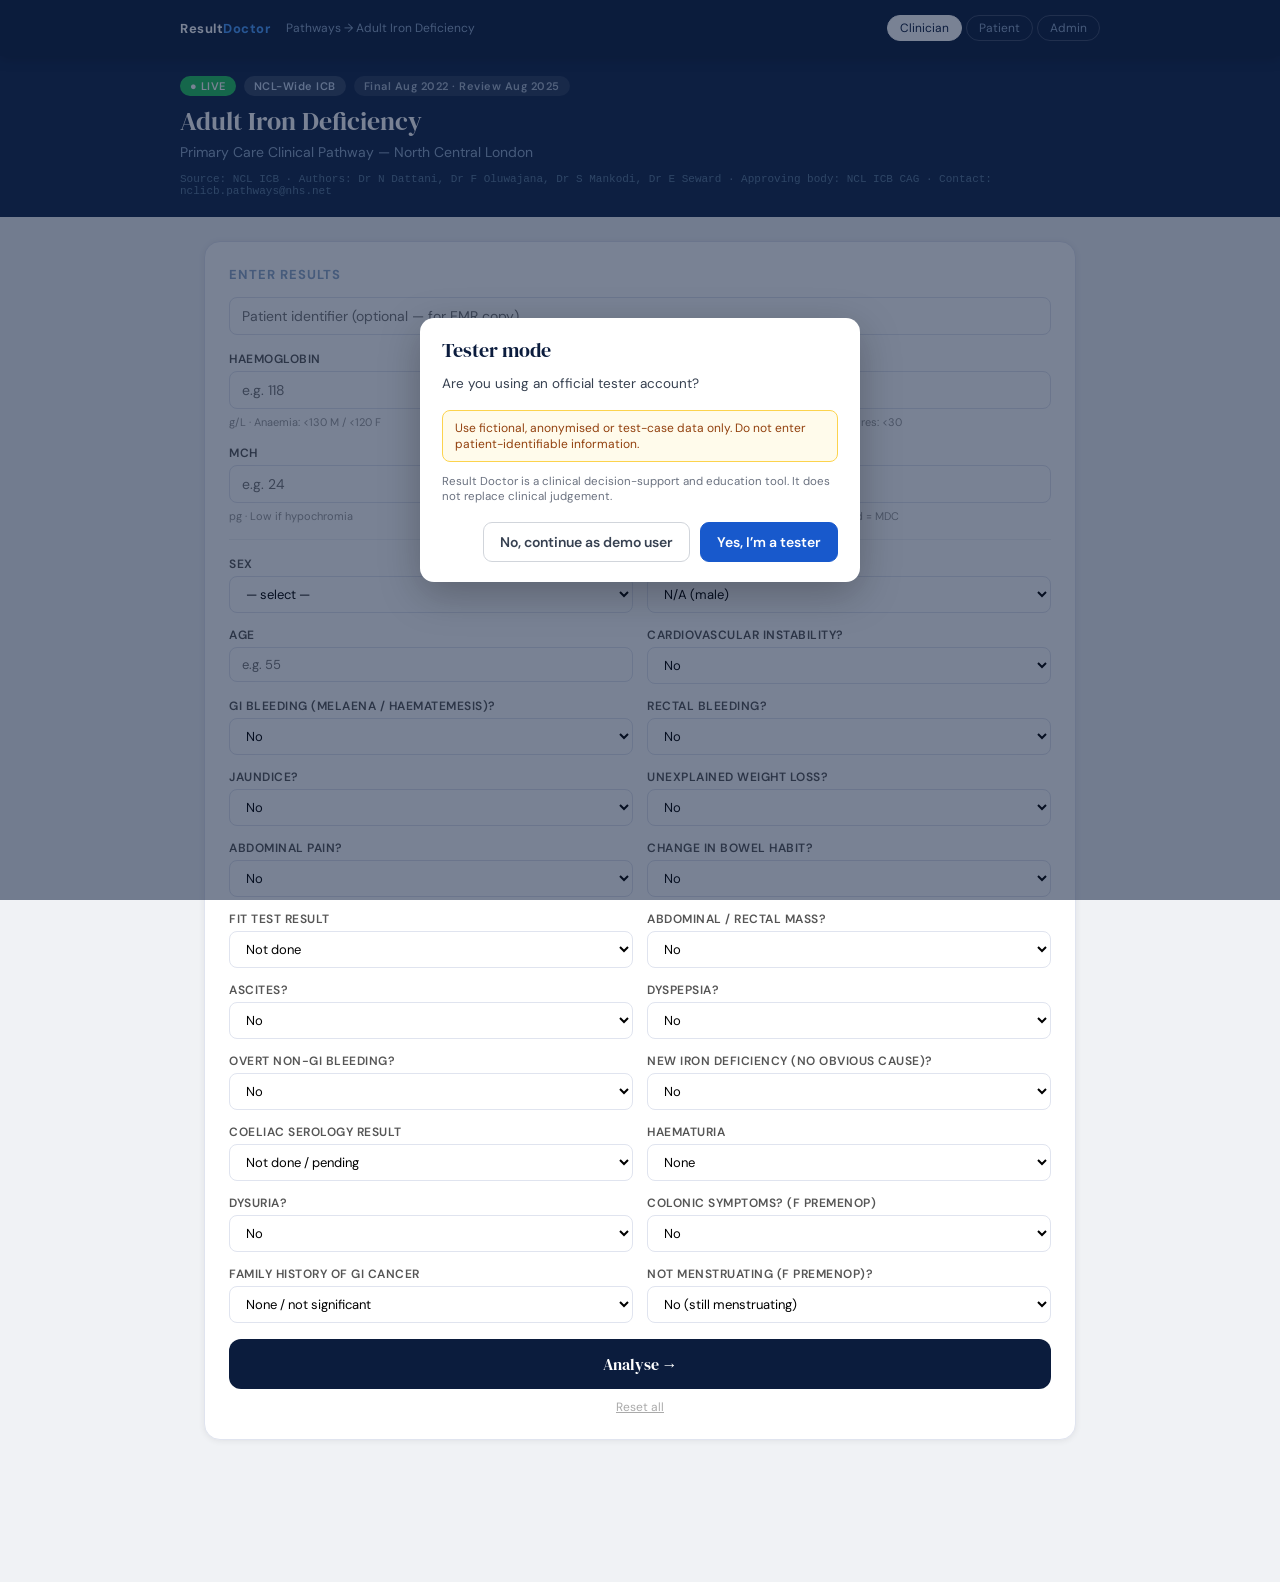
<file: iron_deficiency.html>
<!DOCTYPE html>
<html lang="en">
<head>
<meta charset="UTF-8">
<meta name="viewport" content="width=device-width, initial-scale=1.0">
<title>Adult Iron Deficiency — ResultDoctor</title>
<link href="https://fonts.googleapis.com/css2?family=DM+Serif+Display&family=DM+Sans:wght@300;400;500;600;700&display=swap" rel="stylesheet">
<style>
*{box-sizing:border-box;margin:0;padding:0}
body{font-family:'DM Sans',sans-serif;background:#f0f2f5;color:#1a1a2e;font-size:15px}
h1,h2,h3,.serif{font-family:'DM Serif Display',serif;font-weight:400}

/* Header */
#hdr{background:#0B1C3D;color:#fff;padding:0 24px;position:sticky;top:0;z-index:100;box-shadow:0 2px 12px rgba(0,0,0,0.3)}
.hdr-inner{max-width:920px;margin:0 auto;display:flex;align-items:center;height:56px;gap:16px}
.hdr-logo{font-size:13px;font-weight:700;letter-spacing:0.5px;color:#fff;text-decoration:none}
.hdr-logo span{color:#4a9eff}
.hdr-bc{font-size:12px;color:#8fa8c8;flex:1}
.mode-btns{display:flex;gap:4px}
.mode-btn{padding:4px 12px;border-radius:20px;border:1px solid rgba(255,255,255,0.2);background:transparent;color:#8fa8c8;cursor:pointer;font-size:12px;font-family:'DM Sans',sans-serif;transition:all 0.15s}
.mode-btn.active{background:#fff;color:#0B1C3D;border-color:#fff}

/* Pathway header */
#pw-header{background:#0f2347;color:#fff;padding:20px 24px}
.pw-inner{max-width:920px;margin:0 auto}
.pw-tags{display:flex;gap:8px;margin-bottom:10px;flex-wrap:wrap}
.pw-tag{padding:3px 10px;border-radius:20px;font-size:11px;font-weight:600;letter-spacing:0.5px}
.tag-live{background:#22c55e;color:#fff}
.tag-icb{background:rgba(255,255,255,0.15);color:#c8d8ee}
.tag-ver{background:rgba(255,255,255,0.1);color:#aab8cc}
.pw-title{font-family:'DM Serif Display',serif;font-size:26px;color:#fff;line-height:1.2;margin-bottom:6px}
.pw-sub{font-size:14px;color:#8fa8c8;margin-bottom:12px}
.pw-source{font-size:11px;color:#5a7a9a;font-family:monospace}

/* Admin banner */
#admin-banner{display:none;background:#fff3cd;color:#856404;padding:10px 24px;font-size:13px;text-align:center;position:sticky;top:56px;z-index:99}

/* Main */
#main{max-width:920px;margin:0 auto;padding:24px 24px 120px}

/* Section titles */
.sec-title{font-size:13px;font-weight:700;text-transform:uppercase;letter-spacing:1px;color:#8fa8c8;margin-bottom:14px}

/* Form card */
.form-card{background:#fff;border-radius:16px;box-shadow:0 1px 6px rgba(0,0,0,0.07);border:0.5px solid #e0e4ef;padding:24px;margin-bottom:20px}
.form-grid{display:grid;grid-template-columns:1fr 1fr 1fr;gap:16px}
.field-group{display:flex;flex-direction:column;gap:4px}
.field-group label{font-size:12px;font-weight:600;color:#555;text-transform:uppercase;letter-spacing:0.5px}
.field-group input,.field-group select{padding:9px 12px;border:1.5px solid #e0e4ef;border-radius:8px;font-size:14px;font-family:'DM Sans',sans-serif;background:#fff;transition:border-color 0.2s,background 0.2s}
.field-group input:focus,.field-group select:focus{outline:none;border-color:#4a9eff}
.field-group input.normal{border-color:#22c55e;background:#f0fdf4}
.field-group input.abnormal{border-color:#ef4444;background:#fff5f5}
.field-group input.context{border-color:#a855f7;background:#faf5ff}
.field-hint{font-size:11px;color:#999;margin-top:2px}
.context-grid{display:grid;grid-template-columns:1fr 1fr;gap:14px;margin-top:16px;padding-top:16px;border-top:1px solid #f0f2f5}
.ctx-label{font-size:12px;font-weight:600;color:#555;text-transform:uppercase;letter-spacing:0.5px;margin-bottom:4px}
select.ctx-select{width:100%;padding:8px 12px;border:1.5px solid #e0e4ef;border-radius:8px;font-size:13px;font-family:'DM Sans',sans-serif;background:#fff}

.pt-field{margin-bottom:16px}
.pt-field input{width:100%;padding:9px 12px;border:1.5px solid #e0e4ef;border-radius:8px;font-size:14px;font-family:'DM Sans',sans-serif}

.analyse-btn{width:100%;padding:14px;background:#0B1C3D;color:#fff;border:none;border-radius:12px;font-size:16px;font-family:'DM Serif Display',serif;cursor:pointer;margin-top:16px;transition:background 0.15s}
.analyse-btn:hover{background:#162d5a}
.reset-link{display:block;text-align:center;margin-top:10px;font-size:12px;color:#aaa;cursor:pointer;text-decoration:underline}

/* Chip row */
#chip-row{display:flex;flex-wrap:wrap;gap:8px;margin-bottom:20px;display:none}
.chip{padding:5px 12px;border-radius:20px;font-size:12px;font-weight:600;background:#e8eaf6;color:#3949ab}
.chip.abnormal{background:#ffe0e0;color:#c0392b}
.chip.normal{background:#e8f5e9;color:#2e7d32}
.chip.not-entered{background:#f5f5f5;color:#bbb}

/* Primary action card */
#result-area{display:none}
.action-card{background:#fff;border-radius:20px;padding:28px;box-shadow:0 2px 12px rgba(0,0,0,0.08);border:2px solid #e0e4ef;margin-bottom:20px;position:relative}
.action-card.urgent{border-color:#ef4444}
.action-card.tww{border-color:#f97316}
.action-card.refer{border-color:#8b5cf6}
.action-card.gp{border-color:#3b82f6}
.action-card.monitor{border-color:#22c55e}
.action-card.amber{border-color:#f59e0b}

.flag-pulse{display:inline-flex;align-items:center;gap:8px;padding:6px 16px;border-radius:24px;font-size:13px;font-weight:700;letter-spacing:0.5px;margin-bottom:14px}
.flag-pulse.urgent{background:#ef4444;color:#fff;animation:pulse 2s infinite}
.flag-pulse.tww{background:#f97316;color:#fff}
.flag-pulse.refer{background:#8b5cf6;color:#fff}
.flag-pulse.gp{background:#3b82f6;color:#fff}
.flag-pulse.monitor{background:#22c55e;color:#fff}
@keyframes pulse{0%,100%{opacity:1}50%{opacity:0.75}}

.action-title{font-family:'DM Serif Display',serif;font-size:24px;color:#0B1C3D;margin-bottom:8px}
.action-sub{font-size:14px;color:#555;line-height:1.6;margin-bottom:16px}

.ctx-warning{background:#fffbf0;border:1px solid #fbbf24;border-radius:8px;padding:10px 14px;font-size:13px;color:#92400e;margin-bottom:16px}

.action-list{list-style:none;margin-bottom:16px}
.action-list li{display:flex;align-items:flex-start;gap:10px;padding:10px 0;border-bottom:1px solid #f5f5f5;font-size:14px;line-height:1.5}
.action-list li:last-child{border-bottom:none}
.action-num{width:26px;height:26px;border-radius:50%;background:#0B1C3D;color:#fff;display:flex;align-items:center;justify-content:center;font-size:12px;font-weight:700;flex-shrink:0;margin-top:1px}
.local-instruction{background:#f8f9fa;border-radius:6px;padding:8px 12px;font-size:12px;color:#555;margin-top:6px;border-left:2px solid #e0e4ef}
.local-instruction.not-set{color:#aaa;font-style:italic}
.admin-edit{display:none}
.admin-mode .admin-edit{display:block}
.admin-edit textarea{width:100%;padding:6px;border:1px solid #e0e4ef;border-radius:4px;font-size:12px;min-height:50px;margin-top:4px;font-family:'DM Sans',sans-serif}
.admin-edit button{padding:3px 10px;background:#4a9eff;color:#fff;border:none;border-radius:4px;cursor:pointer;font-size:11px;margin-top:4px}

/* Show why */
.show-why-btn{background:transparent;border:1px solid #e0e4ef;border-radius:8px;padding:8px 16px;font-size:13px;cursor:pointer;font-family:'DM Sans',sans-serif;color:#555;margin-top:4px}
.show-why-btn:hover{background:#f5f7fa}
.why-panel{display:none;margin-top:16px;border-top:1px solid #f0f2f5;padding-top:16px}
.why-panel.open{display:block}
.why-section{margin-bottom:16px}
.why-section h4{font-size:12px;text-transform:uppercase;letter-spacing:0.5px;color:#888;margin-bottom:8px}
.verbatim{font-family:Georgia,serif;font-style:italic;font-size:13px;line-height:1.7;border-left:3px solid #4a9eff;padding-left:12px;color:#333;background:#fafbff;padding:12px 12px 12px 16px;border-radius:0 6px 6px 0}
.source-line{font-family:monospace;font-size:11px;color:#888;margin-top:6px}
.logic-trace{font-family:monospace;font-size:12px;line-height:2;background:#f8f9fa;border-radius:6px;padding:12px}
.logic-trace .match{color:#22c55e}
.logic-trace .nomatch{color:#aaa}
.kw-if{color:#1565c0;font-weight:700}
.kw-and{color:#2e7d32;font-weight:700}
.kw-or{color:#e65100;font-weight:700}
.kw-then{color:#0B1C3D;font-weight:700}

/* Flow diagram */
#flow-panel{background:#fff;border-radius:16px;padding:20px;border:0.5px solid #e0e4ef;margin-bottom:20px}
.flow-toggle{background:#0B1C3D;color:#fff;border:none;border-radius:8px;padding:8px 16px;font-size:13px;cursor:pointer;font-family:'DM Sans',sans-serif}
#flow-svg-wrap{display:none;margin-top:16px;overflow-x:auto}

/* Shared pathway-diagram renderer classes (same highlight behaviour as LFT/anaemia).
   Fill classes keep this pathway's own category colours so its diagram stays recognisable. */
.fn-box{fill:#fff;stroke:#CBD5E1;stroke-width:1.5;transition:all .35s}
.fn-box.gp-fill{fill:#EFF6FF;stroke:#3b82f6;stroke-width:2}
.fn-box.urgent-fill{fill:#FEF2F2;stroke:#ef4444;stroke-width:2}
.fn-box.tww-fill{fill:#FFF7ED;stroke:#f97316;stroke-width:2}
.fn-box.refer-fill{fill:#FAF5FF;stroke:#8b5cf6;stroke-width:2}
.fn-box.monitor-fill{fill:#ECFDF5;stroke:#22c55e;stroke-width:2}
.fn-box.check-fill{fill:#F8FAFC;stroke:#94a3b8;stroke-width:2}
.fn-box.active{stroke-width:3.5;filter:drop-shadow(0 4px 12px rgba(0,0,0,.18))}
.fn-box.dimmed{opacity:.25}
.fn-text{font-family:'DM Sans',sans-serif;font-size:11px;fill:#111827;pointer-events:none}
.fn-text.dimmed{opacity:.4}
.fn-text-bold{font-weight:600}
.fn-arrow{stroke:#94A3B8;stroke-width:1.5;fill:none}
.fn-arrow.active{stroke:#1859CC;stroke-width:2.5}
.fn-arrow.dimmed{opacity:.2}
.fn-label{font-family:'DM Sans',sans-serif;font-size:9px;fill:#6B7280;pointer-events:none}
.fn-label.dimmed{opacity:.4}
.fn-rect-step{font-family:'DM Sans',sans-serif;font-size:9px;font-weight:700;fill:#6B7280;pointer-events:none}
.fn-rect-step.active{fill:#1859CC}
.flow-diagram-svg svg{display:block;max-width:100%;height:auto}

/* Secondary cards */
.secondary-card{background:#fff;border-radius:12px;border:0.5px solid #e0e4ef;margin-bottom:10px;overflow:hidden}
.secondary-header{display:flex;align-items:center;gap:8px;padding:12px 16px;cursor:pointer;background:#fafbfc}
.secondary-header:hover{background:#f5f7fa}
.secondary-body{display:none;padding:14px 16px;border-top:1px solid #f0f2f5;font-size:13px;line-height:1.6}
.secondary-card.open .secondary-body{display:block}

/* Global note */
#global-note{background:#f8f9fa;border-radius:12px;padding:16px 20px;font-size:13px;line-height:1.6;color:#555;border:0.5px solid #e0e4ef;margin-bottom:20px}

/* EMR bar */
#emr-bar{display:none;position:fixed;bottom:0;left:0;right:0;background:#0B1C3D;color:#fff;padding:14px 24px;z-index:200;box-shadow:0 -2px 12px rgba(0,0,0,0.3)}
.emr-inner{max-width:920px;margin:0 auto;display:flex;align-items:center;gap:16px}
.emr-text{flex:1;font-size:13px;color:#c8d8ee}
.emr-btn{padding:9px 20px;background:#4a9eff;color:#fff;border:none;border-radius:8px;cursor:pointer;font-size:13px;font-weight:600;font-family:'DM Sans',sans-serif;transition:background 0.15s}
.emr-btn:hover{background:#2980b9}
.emr-btn.copied{background:#22c55e}

/* Badges */
.badge{display:inline-block;padding:2px 8px;border-radius:20px;font-size:11px;font-weight:600}
.badge-explicit{background:#e8f5e9;color:#2e7d32}
.badge-inferred{background:#fff3e0;color:#e65100}
</style>
</head>
<body>

<!-- HEADER -->
<div id="hdr">
  <div class="hdr-inner">
    <a class="hdr-logo" href="index.html">Result<span>Doctor</span></a>
    <div class="hdr-bc">Pathways → Adult Iron Deficiency</div>
    <div class="mode-btns">
      <button class="mode-btn active" onclick="setMode('clinician')">Clinician</button>
      <button class="mode-btn" onclick="setMode('patient')">Patient</button>
      <button class="mode-btn" onclick="setMode('admin')">Admin</button>
    </div>
  </div>
</div>

<!-- ADMIN BANNER -->
<div id="admin-banner">✏️ <strong>Admin mode active.</strong> Local instructions are editable inline.</div>

<!-- PATHWAY HEADER -->
<div id="pw-header">
  <div class="pw-inner">
    <div class="pw-tags">
      <span class="pw-tag tag-live">● LIVE</span>
      <span class="pw-tag tag-icb">NCL-Wide ICB</span>
      <span class="pw-tag tag-ver">Final Aug 2022 · Review Aug 2025</span>
    </div>
    <div class="pw-title">Adult Iron Deficiency</div>
    <div class="pw-sub">Primary Care Clinical Pathway — North Central London</div>
    <div class="pw-source">Source: NCL ICB · Authors: Dr N Dattani, Dr F Oluwajana, Dr S Mankodi, Dr E Seward · Approving body: NCL ICB CAG · Contact: nclicb.pathways@nhs.net</div>
  </div>
</div>

<!-- MAIN -->
<div id="main">

  <!-- RESULT FORM -->
  <div class="form-card">
    <div class="sec-title">Enter Results</div>
    <div class="pt-field">
      <input type="text" id="pt-id" placeholder="Patient identifier (optional — for EMR copy)" style="width:100%;padding:9px 12px;border:1.5px solid #e0e4ef;border-radius:8px;font-size:14px;font-family:'DM Sans',sans-serif">
    </div>
    <div class="form-grid">
      <div class="field-group">
        <label>Haemoglobin</label>
        <input type="number" id="hb" placeholder="e.g. 118" oninput="liveColour(this,'hb')">
        <div class="field-hint">g/L · Anaemia: &lt;130 M / &lt;120 F</div>
      </div>
      <div class="field-group">
        <label>MCV</label>
        <input type="number" id="mcv" placeholder="e.g. 72" oninput="liveColour(this,'mcv')">
        <div class="field-hint">fl · Microcytosis: &lt;80 fl</div>
      </div>
      <div class="field-group">
        <label>Ferritin</label>
        <input type="number" id="ferritin" placeholder="e.g. 8" oninput="liveColour(this,'ferritin')">
        <div class="field-hint">µg/L · Low stores: &lt;30</div>
      </div>
      <div class="field-group">
        <label>MCH</label>
        <input type="number" id="mch" placeholder="e.g. 24" oninput="liveColour(this,'mch')">
        <div class="field-hint">pg · Low if hypochromia</div>
      </div>
      <div class="field-group">
        <label>CRP</label>
        <input type="number" id="crp" placeholder="e.g. 5" oninput="liveColour(this,'crp')">
        <div class="field-hint">mg/L · Affects ferritin interp.</div>
      </div>
      <div class="field-group">
        <label>Platelets</label>
        <input type="number" id="platelets" placeholder="e.g. 350" oninput="liveColour(this,'platelets')">
        <div class="field-hint">×10⁹/L · Raised = MDC</div>
      </div>
    </div>

    <!-- Context -->
    <div class="context-grid">
      <div>
        <div class="ctx-label">Sex</div>
        <select class="ctx-select" id="sex">
          <option value="">— select —</option>
          <option value="male">Male</option>
          <option value="female">Female</option>
        </select>
      </div>
      <div>
        <div class="ctx-label">Menopausal status (if female)</div>
        <select class="ctx-select" id="menopausal">
          <option value="na">N/A (male)</option>
          <option value="premenopausal">Premenopausal</option>
          <option value="postmenopausal">Postmenopausal</option>
        </select>
      </div>
      <div>
        <div class="ctx-label">Age</div>
        <input type="number" id="age" placeholder="e.g. 55" style="width:100%;padding:8px 12px;border:1.5px solid #e0e4ef;border-radius:8px;font-size:13px;font-family:'DM Sans',sans-serif">
      </div>
      <div>
        <div class="ctx-label">Cardiovascular instability?</div>
        <select class="ctx-select" id="cv_unstable">
          <option value="no">No</option>
          <option value="yes">Yes (e.g. postural drop)</option>
        </select>
      </div>
      <div>
        <div class="ctx-label">GI bleeding (melaena / haematemesis)?</div>
        <select class="ctx-select" id="gi_bleed_upper">
          <option value="no">No</option>
          <option value="yes">Yes</option>
        </select>
      </div>
      <div>
        <div class="ctx-label">Rectal bleeding?</div>
        <select class="ctx-select" id="rectal_bleeding">
          <option value="no">No</option>
          <option value="yes">Yes</option>
        </select>
      </div>
      <div>
        <div class="ctx-label">Jaundice?</div>
        <select class="ctx-select" id="jaundice">
          <option value="no">No</option>
          <option value="yes">Yes</option>
        </select>
      </div>
      <div>
        <div class="ctx-label">Unexplained weight loss?</div>
        <select class="ctx-select" id="weight_loss">
          <option value="no">No</option>
          <option value="yes">Yes</option>
        </select>
      </div>
      <div>
        <div class="ctx-label">Abdominal pain?</div>
        <select class="ctx-select" id="abdominal_pain">
          <option value="no">No</option>
          <option value="yes">Yes</option>
        </select>
      </div>
      <div>
        <div class="ctx-label">Change in bowel habit?</div>
        <select class="ctx-select" id="bowel_change">
          <option value="no">No</option>
          <option value="yes">Yes</option>
        </select>
      </div>
      <div>
        <div class="ctx-label">FIT test result</div>
        <select class="ctx-select" id="fit_test">
          <option value="not_done">Not done</option>
          <option value="negative">Negative</option>
          <option value="positive">Positive / raised</option>
        </select>
      </div>
      <div>
        <div class="ctx-label">Abdominal / rectal mass?</div>
        <select class="ctx-select" id="mass">
          <option value="no">No</option>
          <option value="yes">Yes</option>
        </select>
      </div>
      <div>
        <div class="ctx-label">Ascites?</div>
        <select class="ctx-select" id="ascites">
          <option value="no">No</option>
          <option value="yes">Yes</option>
        </select>
      </div>
      <div>
        <div class="ctx-label">Dyspepsia?</div>
        <select class="ctx-select" id="dyspepsia">
          <option value="no">No</option>
          <option value="yes">Yes</option>
        </select>
      </div>
      <div>
        <div class="ctx-label">Overt non-GI bleeding?</div>
        <select class="ctx-select" id="overt_nongi">
          <option value="no">No</option>
          <option value="yes">Yes (gynaecological / epistaxis / urinary)</option>
        </select>
      </div>
      <div>
        <div class="ctx-label">New iron deficiency (no obvious cause)?</div>
        <select class="ctx-select" id="new_id">
          <option value="no">No</option>
          <option value="yes">Yes</option>
        </select>
      </div>
      <div>
        <div class="ctx-label">Coeliac serology result</div>
        <select class="ctx-select" id="coeliac">
          <option value="not_done">Not done / pending</option>
          <option value="negative">Negative</option>
          <option value="positive">Positive</option>
        </select>
      </div>
      <div>
        <div class="ctx-label">Haematuria</div>
        <select class="ctx-select" id="haematuria">
          <option value="none">None</option>
          <option value="visible">Visible haematuria</option>
          <option value="nonvisible">Non-visible haematuria</option>
        </select>
      </div>
      <div>
        <div class="ctx-label">Dysuria?</div>
        <select class="ctx-select" id="dysuria">
          <option value="no">No</option>
          <option value="yes">Yes</option>
        </select>
      </div>
      <div>
        <div class="ctx-label">Colonic symptoms? (F premenop)</div>
        <select class="ctx-select" id="colonic_sx">
          <option value="no">No</option>
          <option value="yes">Yes</option>
        </select>
      </div>
      <div>
        <div class="ctx-label">Family history of GI cancer</div>
        <select class="ctx-select" id="fh_gi">
          <option value="none">None / not significant</option>
          <option value="moderate">1 FDR affected (any age)</option>
          <option value="strong">2+ FDR, OR 1 FDR &lt;50 years</option>
        </select>
      </div>
      <div>
        <div class="ctx-label">Not menstruating (F premenop)?</div>
        <select class="ctx-select" id="not_menstruating">
          <option value="no">No (still menstruating)</option>
          <option value="yes">Yes (e.g. post-hysterectomy)</option>
        </select>
      </div>
    </div>

    <button class="analyse-btn" onclick="analyse()">Analyse →</button>
    <span class="reset-link" onclick="resetForm()">Reset all</span>
  </div>

  <!-- RESULT AREA -->
  <div id="result-area">

    <!-- Chip row -->
    <div id="chip-row"></div>

    <!-- Primary action card -->
    <div id="action-card" class="action-card">
      <!-- populated by JS -->
    </div>

    <!-- Flow diagram -->
    <div id="flow-panel">
      <div style="display:flex;align-items:center;justify-content:space-between">
        <span style="font-size:14px;font-weight:700;letter-spacing:.08em;color:#6B7280">YOUR PATH THROUGH THE PATHWAY</span>
        <button class="flow-toggle" onclick="toggleFlow()">Show diagram</button>
      </div>
      <div id="flow-svg-wrap"></div>
    </div>

    <!-- Secondary cards -->
    <div id="secondary-cards"></div>

    <!-- Global note -->
    <div id="global-note">
      <strong>⚠️ Pathway note:</strong> This tool reproduces the logic of the NCL ICB Adult Iron Deficiency Primary Care Clinical Pathway (Final Aug 2022). It does not replace clinical judgement. Investigations must be within 6 months of any referral date. Review date for this pathway was August 2025 — confirm currency with your clinical lead before use.
    </div>

  </div><!-- /result-area -->

</div><!-- /main -->

<!-- EMR BAR -->
<div id="emr-bar">
  <div class="emr-inner">
    <div class="emr-text" id="emr-summary">—</div>
    <button class="emr-btn" id="emr-copy-btn" onclick="copyEMR()">📋 Copy for EMR</button>
  </div>
</div>

<!-- Shared pathway-diagram renderer (zero-build) -->
<script src="pathwayDiagram.js"></script>
<script>
let currentMode = 'clinician';
let currentResult = null;
const LOCAL_KEY = 'ncl_iron_local';
let localData = JSON.parse(localStorage.getItem(LOCAL_KEY) || '{}');

function setMode(m) {
  currentMode = m;
  document.querySelectorAll('.mode-btn').forEach(b => b.classList.remove('active'));
  document.querySelectorAll('.mode-btn').forEach(b => { if (b.textContent.toLowerCase() === m) b.classList.add('active'); });
  document.getElementById('admin-banner').style.display = m === 'admin' ? 'block' : 'none';
  document.body.classList.toggle('admin-mode', m === 'admin');
}

function v(id) { return document.getElementById(id).value; }
function n(id) { const v2 = parseFloat(document.getElementById(id).value); return isNaN(v2) ? null : v2; }

function liveColour(el, field) {
  el.className = '';
  const val = parseFloat(el.value);
  if (isNaN(val)) return;
  const sex = v('sex');
  if (field === 'hb') {
    const thresh = sex === 'male' ? 130 : 120;
    el.className = val < thresh ? 'abnormal' : 'normal';
  } else if (field === 'mcv') {
    el.className = val < 80 ? 'abnormal' : 'normal';
  } else if (field === 'ferritin') {
    el.className = val < 30 ? 'abnormal' : (val >= 150 ? 'normal' : 'context');
  } else if (field === 'crp') {
    el.className = val > 10 ? 'context' : 'normal';
  } else if (field === 'platelets') {
    el.className = val > 400 ? 'context' : 'normal';
  }
}

function analyse() {
  const hb = n('hb');
  const mcv = n('mcv');
  const ferritin = n('ferritin');
  const crp = n('crp');
  const platelets = n('platelets');
  const sex = v('sex');
  const menopausal = v('menopausal');
  const age = parseInt(v('age')) || null;
  
  const cvUnstable = v('cv_unstable') === 'yes';
  const giBleedUpper = v('gi_bleed_upper') === 'yes';
  const rectalBleeding = v('rectal_bleeding') === 'yes';
  const jaundice = v('jaundice') === 'yes';
  const weightLoss = v('weight_loss') === 'yes';
  const abdominalPain = v('abdominal_pain') === 'yes';
  const bowelChange = v('bowel_change') === 'yes';
  const fitTest = v('fit_test');
  const mass = v('mass') === 'yes';
  const ascites = v('ascites') === 'yes';
  const dyspepsia = v('dyspepsia') === 'yes';
  const overt_nongi = v('overt_nongi') === 'yes';
  const newId = v('new_id') === 'yes';
  const coeliac = v('coeliac');
  const haematuria = v('haematuria');
  const dysuria = v('dysuria') === 'yes';
  const colonicSx = v('colonic_sx') === 'yes';
  const fhGi = v('fh_gi');
  const notMenstruating = v('not_menstruating') === 'yes';

  // EMPTY-INPUT GUARD (master prompt v4 Principle 3)
  const anyResult = [hb, mcv, ferritin, crp, platelets].some(v => v !== null);
  const anyContext = [sex, menopausal, cvUnstable, giBleedUpper, rectalBleeding, jaundice, weightLoss,
    abdominalPain, bowelChange, fitTest, mass, ascites, dyspepsia, overt_nongi, newId, coeliac,
    haematuria, dysuria, colonicSx, fhGi, notMenstruating].some(v => v !== '' && v !== false && v !== null);
  if (!anyResult && !anyContext) {
    renderEmptyState();
    return;
  }

  // Anaemia trigger — three zones (master prompt v4 Principle 2)
  // Hb <120: anaemia in BOTH sexes (using lower-of-two threshold)
  // Hb 120-129: anaemia ONLY if male — conditional when sex unknown
  // Hb ≥130: not anaemia in either
  const hbBelowFemaleThreshold = hb !== null && hb < 120;
  const hbAmbiguousZone = hb !== null && hb >= 120 && hb < 130;
  let anaemia = false;
  let anaemiaConditional = false;
  if (hbBelowFemaleThreshold) {
    anaemia = true;
  } else if (hbAmbiguousZone) {
    if (sex === 'male') anaemia = true;
    else if (sex === 'female') anaemia = false;
    else anaemiaConditional = true;
  }

  // Iron deficiency?
  let ironDef = false;
  if (ferritin !== null && ferritin < 30) ironDef = true;
  if (mcv !== null && mcv < 80) ironDef = true;

  const ida = anaemia && ironDef;

  // Marked anaemia — thresholds from NCL pathway verbatim "<120 male / <100 postmenopausal female"
  // Applying v4 Principle 2: Hb <100 marked in both sexes; 100-119 marked only if male
  let markedAnaemia = false;
  if (hb !== null && hb < 100) markedAnaemia = true;
  if (hb !== null && hb >= 100 && hb < 120 && sex === 'male') markedAnaemia = true;

  // Inflammatory context
  let inflamed = crp !== null && crp > 10;

  let result = null;

  // RULE A: URGENT
  if (cvUnstable) {
    result = {
      priority: 'urgent',
      activeNodes: ['start','cv','admit'],
      activeEdges: ['start->cv','cv->admit'],
      flag: '🚨 URGENT',
      title: 'Admit immediately',
      subtitle: 'Cardiovascular instability is present (e.g. postural drop). This requires immediate hospital admission before further investigation.',
      actions: [
        { text: 'Admit to hospital urgently — cardiovascular instability', local_key: 'admit_route' },
        { text: 'Contact receiving team / call 999 as clinically appropriate', local_key: null }
      ],
      verbatim: '"Admit if unstable cardiovascularly e.g. postural drop"',
      source: 'NCL ICB Adult Iron Deficiency Pathway · Final Aug 2022 · Step 4.1 (R) · EXPLICIT',
      logicTrace: [
        { label: 'IF cardiovascular instability (postural drop)', match: true },
        { label: 'THEN ADMIT urgently', match: true }
      ],
      recordSummary: 'URGENT: Cardiovascular instability — immediate admission required',
      recordPlan: 'Admit to hospital urgently per NCL ICB Iron Deficiency pathway step 4.1'
    };
  }

  // RULE B: 2WW
  if (!result) {
    let twoWW = false;
    let twoWWReason = '';
    let trace = [];

    if (age !== null && age >= 40 && jaundice && (weightLoss || abdominalPain)) {
      twoWW = true; twoWWReason = '≥40 years with jaundice and unexplained weight loss or abdominal pain';
      trace = [{label:'IF age ≥40 AND jaundice AND (weight loss OR abdominal pain)', match:true},{label:'THEN 2WW gastroenterology',match:true}];
    } else if (age !== null && age < 50 && rectalBleeding && (abdominalPain || bowelChange || weightLoss || ida)) {
      twoWW = true; twoWWReason = '<50 years with rectal bleeding and associated unexplained symptoms (abdominal pain / bowel change / weight loss / IDA)';
      trace = [{label:'IF age <50 AND rectal bleeding AND (abdominal pain OR bowel change OR weight loss OR IDA)', match:true},{label:'THEN 2WW gastroenterology',match:true}];
    } else if (age !== null && age >= 50 && rectalBleeding) {
      twoWW = true; twoWWReason = '≥50 years with unexplained rectal bleeding';
      trace = [{label:'IF age ≥50 AND unexplained rectal bleeding', match:true},{label:'THEN 2WW gastroenterology',match:true}];
    } else if (age !== null && age >= 60 && (ida || bowelChange || weightLoss)) {
      twoWW = true; twoWWReason = '≥60 years with iron deficiency anaemia / bowel change / weight loss — review for additional symptoms (diarrhoea, back pain, nausea, vomiting, constipation, new onset diabetes)';
      trace = [{label:'IF age ≥60 AND (IDA OR bowel change OR weight loss) AND co-symptoms', match:true},{label:'THEN 2WW gastroenterology',match:true}];
    } else if (fitTest === 'positive') {
      twoWW = true; twoWWReason = 'Raised / positive FIT test suggestive of cancer';
      trace = [{label:'IF FIT test positive/raised',match:true},{label:'THEN 2WW gastroenterology',match:true}];
    } else if (mass) {
      twoWW = true; twoWWReason = 'Rectal or abdominal mass (or unexplained anal mass/ulceration)';
      trace = [{label:'IF abdominal/rectal mass',match:true},{label:'THEN 2WW gastroenterology',match:true}];
    } else if (ascites) {
      twoWW = true; twoWWReason = 'Ascites';
      trace = [{label:'IF ascites',match:true},{label:'THEN 2WW gastroenterology',match:true}];
    } else if (newId) {
      twoWW = true; twoWWReason = 'New iron deficiency without an obvious cause';
      trace = [{label:'IF new iron deficiency without obvious cause',match:true},{label:'THEN 2WW gastroenterology',match:true}];
    } else if (ida && dyspepsia) {
      twoWW = true; twoWWReason = 'Iron deficiency anaemia with dyspepsia';
      trace = [{label:'IF iron deficiency anaemia AND dyspepsia',match:true},{label:'THEN 2WW gastroenterology',match:true}];
    } else if (giBleedUpper) {
      twoWW = true; twoWWReason = 'Upper GI bleeding — melaena / haematemesis';
      trace = [{label:'IF upper GI bleeding (melaena/haematemesis)',match:true},{label:'THEN 2WW gastroenterology',match:true}];
    }

    if (twoWW) {
      result = {
        priority: 'tww',
        activeNodes: ['start','cv','ix','tww','tww_ref'],
        activeEdges: ['start->cv','cv->ix','ix->tww','tww->tww_ref'],
        flag: '⚠️ 2-WEEK WAIT',
        title: '2-Week Wait referral to gastroenterology',
        subtitle: 'One or more urgent referral criteria are met: ' + twoWWReason + '. Refer to gastroenterology via 2WW pathway reflecting clinical judgement.',
        ctxWarning: platelets !== null && platelets > 400 ? 'Raised platelets noted — also consider MDC referral (see Abnormal FBC pathway).' : null,
        actions: [
          { text: 'Refer urgently to gastroenterology via 2-Week Wait pathway', local_key: 'tww_gastro' },
          { text: 'Document triggering criterion/criteria in referral', local_key: null },
          { text: 'Ensure all investigations are within 6 months of referral date', local_key: null },
          platelets !== null && platelets > 400 ? { text: 'Consider MDC referral for raised platelets (see FBC pathway)', local_key: 'mdc_contact' } : null
        ].filter(Boolean),
        verbatim: '"2 Week Wait referral to gastroenterology: ≥40 years with jaundice or unexplained weight loss and abdominal pain; <50 years with rectal bleeding and any of the following unexplained symptoms…; ≥50 years with unexplained rectal bleeding; ≥60 years with iron-deficiency anaemia or changes in their bowel habit or weight loss…; Any age where tests show occult blood in their faeces; Ascites; New iron deficiency without an obvious cause; Raised/positive FIT test suggestive of cancer; Iron deficiency anaemia with dyspepsia; Upper GI bleeding-melaena/haematemesis"',
        source: 'NCL ICB Adult Iron Deficiency Pathway · Final Aug 2022 · Steps 4.1 (R) / 12.0 (Pi) · EXPLICIT',
        logicTrace: trace,
        recordSummary: '2WW gastroenterology referral indicated: ' + twoWWReason,
        recordPlan: '2-Week Wait referral to gastroenterology. Investigations to be within 6 months of referral.'
      };
    }
  }

  // RULE C: Routine gastroenterology referral
  if (!result) {
    let gastroRefer = false;
    let gastroReason = '';
    let gastroUrgent = false;
    let trace = [];

    if (coeliac === 'positive') {
      gastroRefer = true; gastroReason = 'Positive coeliac serology';
      trace = [{label:'IF coeliac serology positive',match:true},{label:'THEN refer gastroenterology',match:true}];
    } else if (sex === 'male' && ida && !overt_nongi) {
      gastroRefer = true; gastroReason = 'Male with iron deficiency anaemia and no overt non-GI bleeding';
      if (markedAnaemia) { gastroUrgent = true; }
      trace = [
        {label:'IF male AND iron deficiency anaemia',match:true},
        {label:'AND NOT overt non-GI bleeding',match:!overt_nongi},
        {label:'THEN refer gastroenterology' + (gastroUrgent ? ' (more urgently — Hb <120)' : ''),match:true}
      ];
    } else if (sex === 'female' && menopausal === 'postmenopausal' && ida && !overt_nongi) {
      gastroRefer = true; gastroReason = 'Postmenopausal female with iron deficiency anaemia and no overt non-GI bleeding';
      if (markedAnaemia) { gastroUrgent = true; }
      trace = [
        {label:'IF postmenopausal female AND iron deficiency anaemia',match:true},
        {label:'AND NOT overt non-GI bleeding',match:!overt_nongi},
        {label:'THEN refer gastroenterology' + (gastroUrgent ? ' (more urgently — Hb <100)' : ''),match:true}
      ];
    } else if (age !== null && age >= 50 && (markedAnaemia || fhGi === 'strong')) {
      gastroRefer = true; gastroReason = 'Age ≥50 with marked anaemia or significant family history of colorectal cancer';
      trace = [{label:'IF age ≥50 AND (marked anaemia OR strong FH colorectal cancer)',match:true},{label:'THEN refer gastroenterology (even if coeliac found)',match:true}];
    } else if (sex === 'female' && menopausal === 'premenopausal' && age !== null && age < 50 && (colonicSx || fhGi === 'strong' || notMenstruating)) {
      gastroRefer = true; gastroReason = 'Premenopausal female <50 with colonic symptoms / strong FH / not menstruating';
      trace = [{label:'IF premenopausal female <50 AND (colonic symptoms OR strong FH OR not menstruating)',match:true},{label:'THEN refer gastroenterology',match:true}];
    }

    if (gastroRefer) {
      result = {
        priority: 'refer',
        activeNodes: ['start','cv','ix','tww','nongi','iron_rx','gastro_crit','gastro_ref'],
        activeEdges: ['start->cv','cv->ix','ix->tww','tww->nongi','nongi->iron_rx','iron_rx->gastro_crit','gastro_crit->gastro_ref'],
        flag: '🟣 REFER',
        title: gastroUrgent ? 'Urgent gastroenterology referral' : 'Refer to gastroenterology',
        subtitle: gastroReason + '. ' + (gastroUrgent ? 'Haemoglobin level meets threshold for more urgent investigation. ' : '') + 'Consider Advice and Guidance before formal referral if appropriate.',
        actions: [
          { text: gastroUrgent ? 'Refer to gastroenterology — investigate more urgently' : 'Refer to gastroenterology (routine)', local_key: 'gastro_contact' },
          { text: 'Consider Advice and Guidance before formal referral if appropriate', local_key: 'ag_route' },
          { text: 'Ensure investigations within 6 months of referral date', local_key: null }
        ],
        verbatim: '"All men and postmenopausal women with iron deficiency anaemia unless they have overt nongastrointestinal bleeding. Men with a haemoglobin (Hb) level less than 120 g/L and postmenopausal women with an Hb level less than 100 g/L should be investigated more urgently."',
        source: 'NCL ICB Adult Iron Deficiency Pathway · Final Aug 2022 · Steps 9.0 (B) / 10.0 (B) / 11.0 (G) · EXPLICIT',
        logicTrace: trace,
        recordSummary: 'Gastroenterology referral indicated: ' + gastroReason,
        recordPlan: 'Refer to gastroenterology' + (gastroUrgent ? ' (urgently)' : '') + '. Consider A&G first.'
      };
    }
  }

  // RULE D: Non-GI bleeding — other referral routes
  if (!result && overt_nongi) {
    let urologyRefer = false;
    let urologyReason = '';

    if (haematuria === 'visible' && age !== null && age >= 45) {
      urologyRefer = true; urologyReason = 'Visible haematuria, age ≥45 — refer urology (2WW if unexplained without UTI)';
    } else if (haematuria === 'nonvisible' && age !== null && age >= 60 && (dysuria || true)) {
      urologyRefer = true; urologyReason = 'Non-visible haematuria, age ≥60 with dysuria / raised WBC — refer urology';
    }

    result = {
      priority: 'refer',
      activeNodes: ['start','cv','ix','tww','nongi','spec_ref'],
      activeEdges: ['start->cv','cv->ix','ix->tww','tww->nongi','nongi->spec_ref'],
      flag: '🟠 OTHER SOURCE',
      title: 'Non-GI bleeding identified — refer to relevant specialty',
      subtitle: urologyRefer ? urologyReason : 'Non-GI source of bleeding (gynaecological, epistaxis, genitourinary). Refer to relevant specialty or consider Advice and Guidance. If underlying cause is unknown, consider haematology referral.',
      actions: [
        urologyRefer ? { text: urologyReason, local_key: 'urology_contact' } : { text: 'Consider Advice and Guidance or refer to relevant specialty', local_key: 'ag_route' },
        { text: 'Consider referral to haematology if underlying cause unknown', local_key: 'haem_contact' },
        { text: 'Escalate to 2WW if required (e.g. gynaecology for postmenopausal bleeding)', local_key: null }
      ],
      verbatim: '"Consider Advice and guidance or refer to relevant speciality if underlying cause not manageable in primary care. Consider referral to haematology if underlying cause unknown."',
      source: 'NCL ICB Adult Iron Deficiency Pathway · Final Aug 2022 · Steps 5.0 (B) / 7.0 (G) / 7.2 (R) · EXPLICIT',
      logicTrace: [{label:'IF overt non-GI bleeding (gynaecological/epistaxis/genitourinary)', match:true},{label:'THEN refer to relevant specialty / consider A&G', match:true}],
      recordSummary: 'Non-GI bleeding source identified — referral to relevant specialty',
      recordPlan: urologyRefer ? urologyReason : 'Refer to relevant specialty for non-GI bleeding. Haematology if cause unknown.'
    };
  }

  // RULE E: Start iron replacement + investigations
  // Only fires if iron deficiency is actually suggested by the entered results — NOT as a catch-all
  if (!result && (ida || ironDef || (ferritin !== null && ferritin < 30))) {
    let inflamedWarn = inflamed && ferritin !== null && ferritin < 150;
    result = {
      priority: 'gp',
      activeNodes: ['start','cv','ix','tww','nongi','iron_rx','gastro_crit','response','continue'],
      activeEdges: ['start->cv','cv->ix','ix->tww','tww->nongi','nongi->iron_rx','iron_rx->gastro_crit','gastro_crit->response','response->continue'],
      flag: '🔵 GP ACTION',
      title: 'Start iron replacement therapy',
      subtitle: 'Iron deficiency anaemia suspected. Begin iron replacement while awaiting investigations. ' + (inflamedWarn ? 'Note: elevated CRP may mask ferritin — interpret ferritin with caution.' : ''),
      ctxWarning: inflamedWarn ? 'Raised CRP (' + crp + ' mg/L): ferritin may be spuriously elevated due to inflammation. Ferritin should be interpreted cautiously.' : null,
      actions: [
        { text: '1st choice: Ferrous fumarate 322mg capsule daily (100mg elemental iron) — take on empty stomach', local_key: null },
        { text: 'OR Ferrous fumarate 210mg tablets daily (68mg elemental iron) — take on empty stomach', local_key: null },
        { text: '2nd choice (if intolerant): Ferrous sulphate 200mg daily (65mg elemental iron) — take on empty stomach', local_key: null },
        { text: 'Request: FBC, ferritin, iron studies, CRP, coeliac screen, urine dipstick', local_key: null },
        { text: 'Check FBC in 1 month — expect Hb rise of 1-2 g/100ml over 3-4 weeks', local_key: null },
        { text: 'If unable to tolerate oral iron: refer to haematology for parenteral iron', local_key: 'haem_contact' }
      ],
      verbatim: '"Iron Replacement (dietary changes alone are not sufficient to correct iron deficiency anaemia). Treat whilst awaiting investigations…1st choice: Ferrous fumarate 322mg capsule (100mg elemental iron/capsule) daily…2nd choice: Ferrous sulphate 200mg (65mg elemental iron/tablet) daily."',
      source: 'NCL ICB Adult Iron Deficiency Pathway · Final Aug 2022 · Step 8.0 (Pi) / 8.1 (B) · EXPLICIT',
      logicTrace: [
        {label:'IF iron deficiency anaemia suspected', match: ida || (ferritin !== null && ferritin < 30)},
        {label:'THEN start iron replacement whilst awaiting investigations', match:true},
        {label:'AND check FBC in 1 month', match:true}
      ],
      recordSummary: 'Iron deficiency anaemia — commenced oral iron replacement, FBC in 1 month',
      recordPlan: 'Ferrous fumarate 322mg daily. FBC in 1 month. Continue 3 months post-Hb normalisation.'
    };
  }

  // RULE F: Conditional anaemia (Hb 120-129, sex unknown) — v4 Principle 2
  if (!result && anaemiaConditional) {
    result = {
      priority: 'info',
      activeNodes: ['start'],
      activeEdges: [],
      flag: '⚪ CONDITIONAL — depends on sex',
      title: 'Hb ' + hb + ' g/L — sits in the sex-dependent zone',
      subtitle: 'NCL pathway anaemia thresholds: Hb <130 (M) / <120 (F). Hb ' + hb + ' is below the male threshold but above the female threshold — outcome depends on sex.',
      actions: [
        { text: '<strong>If male:</strong> Hb ' + hb + ' &lt; 130 → anaemia present; check ferritin / MCV / iron studies and follow the iron deficiency pathway.', local_key: null },
        { text: '<strong>If female:</strong> Hb ' + hb + ' ≥ 120 → no anaemia by NCL threshold; further workup driven by clinical context.', local_key: null },
        { text: 'Set <strong>sex</strong> in the context panel above and re-analyse to see the full route.', local_key: null }
      ],
      verbatim: '"Anaemia: Hb <130 g/L in adult males or <120 g/L in adult females."',
      source: 'NCL ICB Adult Iron Deficiency Pathway · Final Aug 2022 · Anaemia definition · EXPLICIT',
      logicTrace: [
        {label:'IF Hb in 120-129 zone', match: anaemiaConditional},
        {label:'AND sex not specified', match: !sex},
        {label:'THEN show conditional outcome (if male X, if female Y)', match: true}
      ],
      recordSummary: 'Hb ' + hb + ' — anaemia if male, no anaemia if female (sex not specified)',
      recordPlan: 'Confirm sex; if male follow IDA pathway, if female no NCL action triggered.'
    };
  }

  // FALLBACK: No findings — does NOT default to prescribing iron
  if (!result) {
    result = {
      priority: 'noaction',
      activeNodes: [],
      activeEdges: [],
      flag: '✓ NO ACTION TRIGGERED',
      title: 'No iron deficiency pathway action triggered by these inputs',
      subtitle: 'The values and context entered do not meet any decision branch of the NCL Adult Iron Deficiency Pathway. Check against the FBC pathway if you suspect an anaemia of another type, or re-check the lab reference range.',
      actions: [
        { text: 'Re-check entered values against the lab reference range.', local_key: null },
        { text: 'If anaemia is present but not iron-deficient, consider the FBC pathway (covers B12, folate, macrocytic, normocytic patterns).', local_key: null }
      ],
      verbatim: '',
      source: 'No NCL pathway branch triggered',
      logicTrace: [{label: 'No rule conditions matched', match: true}],
      recordSummary: 'No NCL iron deficiency pathway action triggered',
      recordPlan: 'No specific action from this pathway. Consider differential or repeat workup.'
    };
  }

  currentResult = result;
  renderResult(result);
}

function renderResult(result) {
  const ra = document.getElementById('result-area');
  ra.style.display = 'block';
  document.getElementById('chip-row').style.display = 'flex';
  document.getElementById('emr-bar').style.display = 'block';

  // Chips
  renderChips();

  // Action card
  const ac = document.getElementById('action-card');
  ac.className = 'action-card ' + result.priority;

  let actionsHTML = result.actions.map((a, i) => {
    const localVal = localData[a.local_key] || '';
    const localHTML = a.local_key ? `
      <div class="local-instruction ${localVal ? '' : 'not-set'}">${localVal || 'Local instruction: not yet set — admin can add in Admin mode'}</div>
      <div class="admin-edit"><textarea placeholder="Add local detail..." onchange="saveLocal('${a.local_key}',this.value)">${localVal}</textarea><button onclick="saveLocalBtn(this,'${a.local_key}')">Save</button></div>` : '';
    return `<li><div class="action-num">${i+1}</div><div><div>${a.text}</div>${localHTML}</div></li>`;
  }).join('');

  let traceHTML = result.logicTrace ? result.logicTrace.map(t => 
    `<div class="${t.match ? 'match' : 'nomatch'}">${t.match ? '✓' : '·'} ${t.label}</div>`
  ).join('') : '';

  ac.innerHTML = `
    <div class="flag-pulse ${result.priority}">${result.flag}</div>
    <div class="action-title serif">${result.title}</div>
    <div class="action-sub">${result.subtitle}</div>
    ${result.ctxWarning ? `<div class="ctx-warning">⚠️ ${result.ctxWarning}</div>` : ''}
    <ul class="action-list">${actionsHTML}</ul>
    <button class="show-why-btn" onclick="toggleWhy(this)">📖 Show why</button>
    <div class="why-panel">
      <div class="why-section">
        <h4>Verbatim pathway text</h4>
        <div class="verbatim">${result.verbatim}</div>
        <div class="source-line">${result.source}</div>
      </div>
      <div class="why-section">
        <h4>Logic trace</h4>
        <div class="logic-trace">${traceHTML}</div>
      </div>
    </div>`;

  // EMR bar
  document.getElementById('emr-summary').textContent = result.recordSummary;

  // Build flow diagram
  buildFlowDiagram(result.activeNodes || [], result.activeEdges || []);
}

function renderEmptyState() {
  const ra = document.getElementById('result-area');
  ra.style.display = 'block';
  ra.innerHTML = '<div style="background:#F9FAFB;border:1px solid #E5E7EB;border-radius:16px;padding:40px 24px;text-align:center;">' +
    '<div style="font-size:40px;opacity:0.4;margin-bottom:12px;">🩸</div>' +
    '<div style="font-family:\'DM Serif Display\',Georgia,serif;font-size:18px;color:#374151;margin-bottom:6px;">No results entered</div>' +
    '<div style="font-size:13px;color:#6B7280;">Enter at least one blood result or clinical context above, then click Analyse.</div>' +
    '</div>';
  const cr = document.getElementById('chip-row'); if (cr) cr.style.display = 'none';
  const eb = document.getElementById('emr-bar'); if (eb) eb.style.display = 'none';
  const fw = document.getElementById('flow-svg-wrap'); if (fw) fw.style.display = 'none';
}

function renderChips() {
  const fields = [
    {id:'hb',label:'Hb',unit:'g/L'},
    {id:'mcv',label:'MCV',unit:'fl'},
    {id:'ferritin',label:'Ferritin',unit:'µg/L'},
    {id:'crp',label:'CRP',unit:'mg/L'},
    {id:'platelets',label:'Plt',unit:'×10⁹/L'}
  ];
  const sex = v('sex');
  const cr = document.getElementById('chip-row');
  cr.innerHTML = fields.map(f => {
    const el = document.getElementById(f.id);
    const val = parseFloat(el.value);
    if (isNaN(val)) return `<span class="chip not-entered">${f.label}: —</span>`;
    let cls = 'chip';
    if (f.id === 'hb') { const t = sex === 'male' ? 130 : 120; cls += val < t ? ' abnormal' : ' normal'; }
    if (f.id === 'mcv') cls += val < 80 ? ' abnormal' : ' normal';
    if (f.id === 'ferritin') cls += val < 30 ? ' abnormal' : ' normal';
    if (f.id === 'crp') cls += val > 10 ? ' abnormal' : ' normal';
    if (f.id === 'platelets') cls += val > 400 ? ' abnormal' : ' normal';
    return `<span class="${cls}">${f.label}: ${val} ${f.unit}</span>`;
  }).join('');
}

function toggleWhy(btn) {
  const panel = btn.nextElementSibling;
  const isOpen = panel.classList.toggle('open');
  btn.textContent = isOpen ? '📖 Hide why' : '📖 Show why';
}

function buildFlowDiagram(activeNodes, activeEdges) {
  const wrap = document.getElementById('flow-svg-wrap');
  const nodes = [
    {id:'start', x:200, y:20, w:200, h:50, label:'Iron deficiency\nsuspected', cat:'gp'},
    {id:'cv', x:20, y:110, w:160, h:50, label:'Cardiovascular\ninstability?', cat:'check'},
    {id:'admit', x:20, y:200, w:160, h:50, label:'ADMIT URGENTLY', cat:'urgent'},
    {id:'ix', x:220, y:110, w:160, h:50, label:'Investigations +\nHistory/Examination', cat:'gp'},
    {id:'tww', x:420, y:110, w:160, h:50, label:'2WW Criteria\nmet?', cat:'check'},
    {id:'tww_ref', x:420, y:200, w:160, h:50, label:'2WW REFERRAL\nGastroenterology', cat:'tww'},
    {id:'nongi', x:220, y:200, w:160, h:50, label:'Non-GI\nbleeding?', cat:'check'},
    {id:'spec_ref', x:220, y:290, w:160, h:50, label:'Refer relevant\nspecialty', cat:'refer'},
    {id:'iron_rx', x:420, y:290, w:160, h:50, label:'Iron replacement\n+ FBC in 1 month', cat:'gp'},
    {id:'gastro_crit', x:420, y:380, w:160, h:50, label:'Gastro referral\ncriteria met?', cat:'check'},
    {id:'gastro_ref', x:600, y:380, w:160, h:50, label:'REFER\nGastroenterology', cat:'refer'},
    {id:'response', x:420, y:470, w:160, h:50, label:'Improved at\n1 month?', cat:'check'},
    {id:'continue', x:420, y:560, w:160, h:50, label:'Continue iron\n3 months post-Hb', cat:'monitor'},
    {id:'no_improve', x:600, y:470, w:160, h:50, label:'2WW / Refer\nGastro / A&G', cat:'tww'}
  ];

  // Edges define the connections between nodes — required for arrows to render
  const edges = [
    {from:'start', to:'cv'},
    {from:'cv', to:'admit', label:'yes'},
    {from:'cv', to:'ix', label:'no'},
    {from:'ix', to:'tww'},
    {from:'tww', to:'tww_ref', label:'yes'},
    {from:'tww', to:'nongi', label:'no'},
    {from:'nongi', to:'spec_ref', label:'yes'},
    {from:'nongi', to:'iron_rx', label:'no'},
    {from:'iron_rx', to:'gastro_crit'},
    {from:'gastro_crit', to:'gastro_ref', label:'yes'},
    {from:'gastro_crit', to:'response', label:'no'},
    {from:'response', to:'continue', label:'yes'},
    {from:'response', to:'no_improve', label:'no'}
  ];

  // Adapt this pathway's own diagram data to the shared renderer's node shape
  // (label -> text, cat -> <cat>-fill class) and delegate to pathwayDiagram.js,
  // so iron deficiency highlights its route the same way LFT and anaemia do.
  const sharedNodes = {};
  nodes.forEach(function (nd) {
    sharedNodes[nd.id] = { x: nd.x, y: nd.y, w: nd.w, h: nd.h, text: nd.label, cls: nd.cat + '-fill' };
  });
  wrap.innerHTML = '<div class="flow-diagram-svg">' +
    PathwayDiagram.renderPathwayDiagram(sharedNodes, edges, activeNodes, activeEdges, { viewBox: '0 0 800 640' }) +
    '</div>';
}

function toggleFlow() {
  const wrap = document.getElementById('flow-svg-wrap');
  const btn = document.querySelector('.flow-toggle');
  const isOpen = wrap.style.display === 'block';
  wrap.style.display = isOpen ? 'none' : 'block';
  btn.textContent = isOpen ? 'Show diagram' : 'Hide diagram';
}

function saveLocal(key, val) {
  localData[key] = val;
  localStorage.setItem(LOCAL_KEY, JSON.stringify(localData));
}

function saveLocalBtn(btn, key) {
  const val = btn.previousElementSibling.value;
  saveLocal(key, val);
  btn.textContent = '✓ Saved';
  setTimeout(() => btn.textContent = 'Save', 2000);
}

function copyEMR() {
  if (!currentResult) return;
  const pt = v('pt-id') || 'not recorded';
  const hb = document.getElementById('hb').value;
  const mcv = document.getElementById('mcv').value;
  const ferritin = document.getElementById('ferritin').value;
  const crp = document.getElementById('crp').value;
  const sex = v('sex');
  const ts = new Date().toLocaleString('en-GB');

  const text = `Iron deficiency results reviewed ${ts} — Pt: ${pt}
Per NCL ICB Adult Iron Deficiency Primary Care Clinical Pathway (Final Aug 2022).
Results: Hb ${hb||'—'} g/L, MCV ${mcv||'—'} fl, Ferritin ${ferritin||'—'} µg/L, CRP ${crp||'—'} mg/L
Sex: ${sex||'—'}, Age: ${v('age')||'—'}
Interpretation: ${currentResult.recordSummary}
Plan: ${currentResult.recordPlan}
Source: NCL ICB Adult Iron Deficiency Pathway, Final Aug 2022 (verbatim guideline logic reviewed via ResultDoctor).
Disclaimer: Pathway logic only; does not replace clinical judgement.`;

  navigator.clipboard.writeText(text).then(() => {
    const btn = document.getElementById('emr-copy-btn');
    btn.textContent = '✓ Copied';
    btn.classList.add('copied');
    setTimeout(() => { btn.textContent = '📋 Copy for EMR'; btn.classList.remove('copied'); }, 3000);
  });
}

function resetForm() {
  document.querySelectorAll('input[type=number]').forEach(i => i.value = '');
  document.querySelectorAll('select').forEach(s => s.selectedIndex = 0);
  document.getElementById('pt-id').value = '';
  document.getElementById('result-area').style.display = 'none';
  document.getElementById('chip-row').style.display = 'none';
  document.getElementById('emr-bar').style.display = 'none';
  currentResult = null;
}
</script>
<!-- Tester-mode audit (reusable: auditLogger.js + testerMode.js) -->
<script src="auditLogger.js"></script>
<script src="testerMode.js"></script>
<script>
(function(){
  function gather(){var o={};document.querySelectorAll('input[id],select[id]').forEach(function(el){if(el.value!==''&&el.value!=null)o[el.id]=el.value;});return o;}
  function outEl(){return document.getElementById('result-area');}
  function vis(el){return el&&(el.classList.contains('show')||(el.style.display!=='none'&&el.offsetParent!==null));}
  if(typeof analyse==='function'){var orig=analyse;window.analyse=function(){var r=orig.apply(this,arguments);try{var out=outEl();if(vis(out))TesterMode.recordRun({mount:out,inputValues:gather(),displayedResultText:(out.innerText||'').replace(/\s+/g,' ').trim().slice(0,800),displayedRecommendation:'',ruleBranchTriggered:''});}catch(e){}return r;};}
  TesterMode.init({pathwayName:'NCL Adult Iron Deficiency',pathwayVersion:'Final Aug 2022'});
})();
</script>
</body>
</html>
</file>
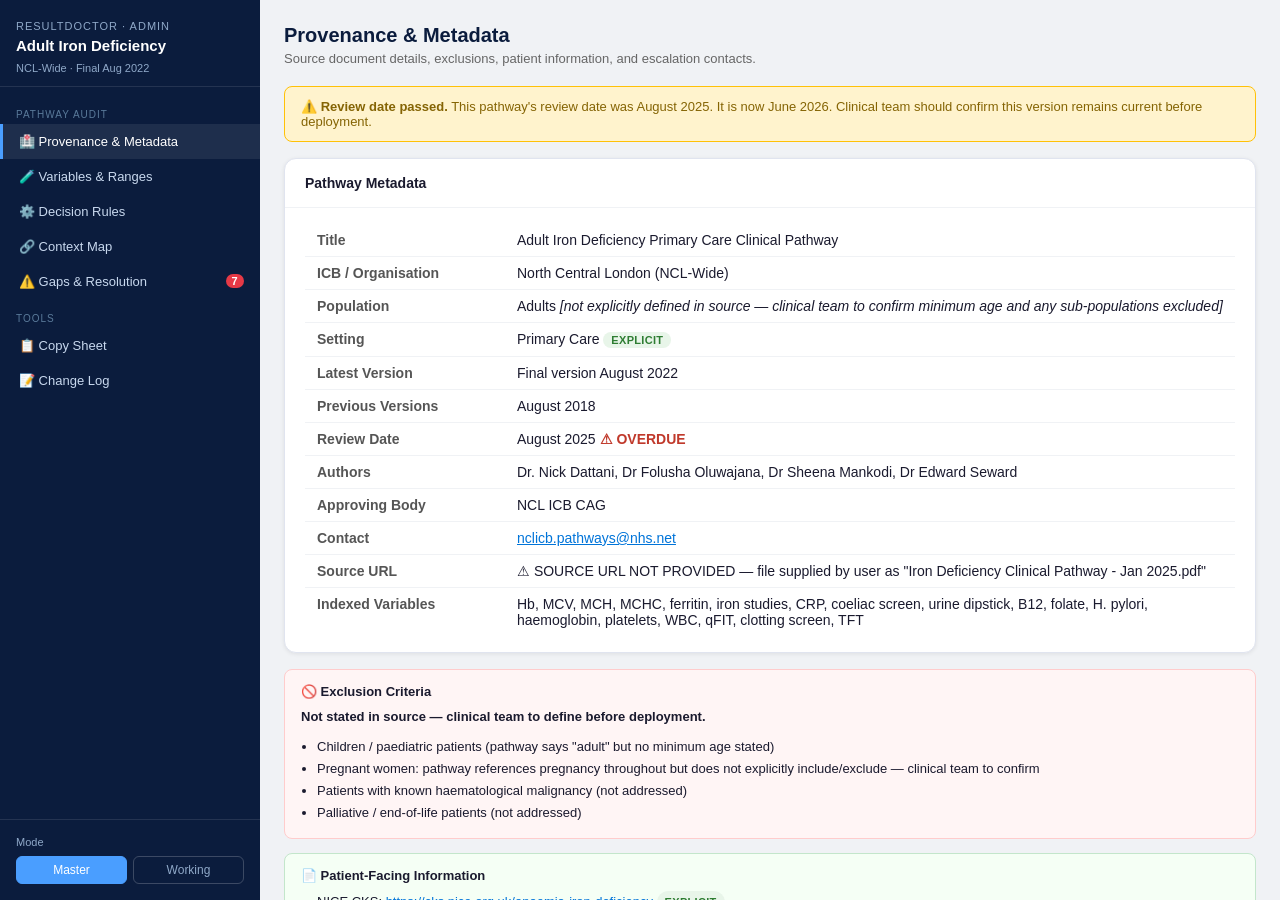
<file: iron_deficiency_admin.html>
<!DOCTYPE html>
<html lang="en">
<head>
<meta charset="UTF-8">
<meta name="viewport" content="width=device-width, initial-scale=1.0">
<title>Iron Deficiency — Admin/Audit Tool</title>
<style>
  *{box-sizing:border-box;margin:0;padding:0}
  body{font-family:-apple-system,BlinkMacSystemFont,'Segoe UI',sans-serif;background:#f0f2f5;color:#1a1a2e;font-size:14px}
  a{color:#0074d9}

  /* Layout */
  #app{display:flex;height:100vh;overflow:hidden}
  #sidebar{width:260px;min-width:260px;background:#0B1C3D;color:#fff;display:flex;flex-direction:column;overflow-y:auto}
  #main{flex:1;overflow-y:auto;padding:24px}

  /* Sidebar */
  .sb-header{padding:20px 16px 12px;border-bottom:1px solid rgba(255,255,255,0.1)}
  .sb-header .logo{font-size:11px;letter-spacing:1px;text-transform:uppercase;color:#8fa8c8;margin-bottom:4px}
  .sb-header h1{font-size:15px;font-weight:600;line-height:1.3}
  .sb-header .meta{font-size:11px;color:#8fa8c8;margin-top:6px}
  .sb-nav{padding:8px 0;flex:1}
  .sb-nav a{display:flex;align-items:center;gap:10px;padding:10px 16px;color:#c8d8ee;text-decoration:none;font-size:13px;cursor:pointer;border-left:3px solid transparent;transition:all 0.15s}
  .sb-nav a:hover,.sb-nav a.active{background:rgba(255,255,255,0.08);color:#fff;border-left-color:#4a9eff}
  .sb-nav a .badge{margin-left:auto;background:#e63946;color:#fff;border-radius:10px;padding:1px 6px;font-size:11px}
  .sb-nav .section-label{padding:14px 16px 4px;font-size:10px;text-transform:uppercase;letter-spacing:1px;color:#5a7a9a}
  .sb-footer{padding:16px;border-top:1px solid rgba(255,255,255,0.1)}
  .mode-toggle{display:flex;gap:6px}
  .mode-toggle button{flex:1;padding:6px;border:1px solid rgba(255,255,255,0.2);background:transparent;color:#8fa8c8;border-radius:6px;cursor:pointer;font-size:12px;transition:all 0.15s}
  .mode-toggle button.active{background:#4a9eff;border-color:#4a9eff;color:#fff}

  /* Working mode banner */
  #working-banner{display:none;background:#fff3cd;border:1px solid #ffc107;color:#856404;padding:10px 16px;font-size:13px;margin-bottom:16px;border-radius:8px}

  /* Tabs */
  .tab-content{display:none}
  .tab-content.active{display:block}

  /* Cards */
  .card{background:#fff;border-radius:12px;box-shadow:0 1px 4px rgba(0,0,0,0.08);margin-bottom:16px;border:0.5px solid #e0e4ef}
  .card-header{padding:16px 20px;border-bottom:1px solid #f0f2f5;display:flex;align-items:center;gap:10px}
  .card-body{padding:16px 20px}
  .card-title{font-size:14px;font-weight:600}

  /* Badges */
  .badge{display:inline-block;padding:2px 8px;border-radius:20px;font-size:11px;font-weight:600;letter-spacing:0.3px}
  .badge-urgent{background:#ffe0e0;color:#c0392b}
  .badge-gp{background:#e0f0ff;color:#1565c0}
  .badge-refer{background:#f0e0ff;color:#6a1b9a}
  .badge-monitor{background:#e0ffe0;color:#2e7d32}
  .badge-amber{background:#fff3e0;color:#e65100}
  .badge-explicit{background:#e8f5e9;color:#2e7d32}
  .badge-inferred{background:#fff3e0;color:#e65100}
  .badge-context{background:#ede7f6;color:#4527a0}
  .badge-info{background:#e3f2fd;color:#1565c0}

  /* Meta table */
  .meta-table{width:100%;border-collapse:collapse}
  .meta-table td{padding:8px 12px;border-bottom:1px solid #f0f2f5;vertical-align:top}
  .meta-table td:first-child{font-weight:600;width:200px;color:#555}
  .meta-table tr:last-child td{border-bottom:none}

  /* Alert panels */
  .panel{border-radius:8px;padding:14px 16px;margin-bottom:14px}
  .panel-red{background:#fff5f5;border:1px solid #fcc}
  .panel-green{background:#f5fff5;border:1px solid #c3e6cb}
  .panel-amber{background:#fffbf0;border:1px solid #ffc107}
  .panel h4{font-size:13px;font-weight:700;margin-bottom:8px}
  .panel ul{margin-left:16px;font-size:13px;line-height:1.7}
  .panel p{font-size:13px;line-height:1.6}

  /* Variable cards */
  .var-card{background:#fff;border-radius:10px;border:0.5px solid #e0e4ef;padding:16px;margin-bottom:12px}
  .var-code{font-family:monospace;font-size:12px;background:#f5f7fa;padding:2px 8px;border-radius:4px;border:0.5px solid #dde}
  .var-name{font-size:15px;font-weight:700;margin:6px 0 4px}
  .var-aka{font-size:12px;color:#777;margin-bottom:8px}
  .threshold-row{display:flex;flex-wrap:wrap;gap:6px;margin:10px 0}
  .threshold-pill{padding:4px 10px;border-radius:20px;font-size:12px;font-weight:500}
  .pill-normal{background:#e8f5e9;color:#2e7d32}
  .pill-thresh{background:#fff3e0;color:#e65100}
  .pill-raised{background:#ffe0e0;color:#c0392b}
  .pill-binary{background:#e3f2fd;color:#1565c0}
  .pill-context{background:#ede7f6;color:#4527a0}
  .var-note{background:#f8f9fa;border-left:3px solid #4a9eff;padding:10px 12px;border-radius:0 6px 6px 0;font-size:13px;line-height:1.6;margin-top:10px}
  .var-source{font-size:11px;color:#888;font-family:monospace;margin-top:6px}

  /* Rule cards */
  .rule-card{background:#fff;border-radius:10px;border:0.5px solid #e0e4ef;margin-bottom:12px;overflow:hidden}
  .rule-header{padding:14px 16px;display:flex;align-items:center;gap:8px;cursor:pointer;background:#fafbfc}
  .rule-header:hover{background:#f0f2f5}
  .rule-step{font-family:monospace;font-size:11px;background:#e8eaf6;color:#3949ab;padding:2px 6px;border-radius:4px}
  .rule-title{font-size:14px;font-weight:600;flex:1}
  .rule-chevron{font-size:12px;color:#888;transition:transform 0.2s}
  .rule-card.open .rule-chevron{transform:rotate(180deg)}
  .rule-body{display:none;padding:16px;border-top:1px solid #f0f2f5}
  .rule-card.open .rule-body{display:block}

  /* Logic lines */
  .logic-block{font-family:monospace;font-size:13px;line-height:1.8;background:#f8f9fa;border-radius:6px;padding:12px 14px;margin:8px 0}
  .kw-if{color:#1565c0;font-weight:700}
  .kw-and{color:#2e7d32;font-weight:700}
  .kw-or{color:#e65100;font-weight:700}
  .kw-andnot{color:#c0392b;font-weight:700}
  .kw-then{color:#0B1C3D;font-weight:700}
  .kw-context{color:#4527a0;font-weight:700}

  /* Meaning block */
  .meaning-block{background:#f5f7fa;border-radius:6px;padding:12px 14px;font-size:13px;line-height:1.6;margin:10px 0}

  /* Management block */
  .mgmt-list{list-style:none;margin:10px 0}
  .mgmt-list li{display:flex;align-items:flex-start;gap:8px;padding:6px 0;font-size:13px;line-height:1.5;border-bottom:1px solid #f5f5f5}
  .mgmt-list li:last-child{border-bottom:none}
  .mgmt-icon{font-size:16px;flex-shrink:0;margin-top:1px}

  /* Source trail */
  .source-trail{background:#fafafa;border:0.5px solid #e8e8e8;border-radius:6px;padding:14px 16px;margin:12px 0}
  .source-trail blockquote{font-family:Georgia,serif;font-style:italic;font-size:13px;line-height:1.7;border-left:3px solid #4a9eff;padding-left:12px;color:#333;margin-bottom:8px}
  .source-attr{font-family:monospace;font-size:11px;color:#888}

  /* Admin/user output panel */
  .output-panel{display:grid;grid-template-columns:1fr 1fr;gap:12px;margin:12px 0}
  .output-col{padding:12px;border-radius:6px;border:0.5px solid #e0e4ef}
  .output-col h5{font-size:12px;text-transform:uppercase;letter-spacing:0.5px;color:#888;margin-bottom:8px}
  .output-col p,.output-col textarea{font-size:13px;line-height:1.5;width:100%}
  textarea.local-inst{border:1px solid #dde;border-radius:4px;padding:6px;font-size:13px;min-height:80px;resize:vertical;display:none}
  .working-mode textarea.local-inst{display:block}
  .save-btn{display:none;background:#4a9eff;color:#fff;border:none;padding:5px 12px;border-radius:4px;cursor:pointer;font-size:12px;margin-top:6px}
  .working-mode .save-btn{display:inline-block}

  /* Context map */
  .ctx-table{width:100%;border-collapse:collapse;font-size:13px}
  .ctx-table th{background:#f5f7fa;padding:8px 12px;text-align:left;font-weight:600;color:#555;border-bottom:2px solid #e0e4ef}
  .ctx-table td{padding:8px 12px;border-bottom:1px solid #f0f2f5;vertical-align:top}

  /* Gap cards */
  .gap-card{background:#fff;border-radius:10px;border:0.5px solid #e0e4ef;margin-bottom:10px;overflow:hidden}
  .gap-header{padding:12px 16px;display:flex;align-items:center;gap:8px;background:#fafbfc}
  .gap-status{width:10px;height:10px;border-radius:50%;flex-shrink:0}
  .status-open{background:#e63946}
  .status-partial{background:#ffc107}
  .status-resolved{background:#2ecc71}
  .gap-body{display:grid;grid-template-columns:1fr 1fr;gap:12px;padding:14px 16px;border-top:1px solid #f0f2f5}
  .gap-col h5{font-size:11px;text-transform:uppercase;letter-spacing:0.5px;color:#888;margin-bottom:6px}
  .gap-col p{font-size:13px;line-height:1.5;color:#444}
  .gap-col textarea{width:100%;border:1px solid #dde;border-radius:4px;padding:6px;font-size:13px;min-height:60px;resize:vertical}
  .gap-actions{margin-top:8px;display:flex;gap:6px}
  .gap-actions button{padding:4px 10px;border-radius:4px;border:1px solid;font-size:11px;cursor:pointer}
  .btn-save{background:#4a9eff;color:#fff;border-color:#4a9eff}
  .btn-resolve{background:#e8f5e9;color:#2e7d32;border-color:#a5d6a7}
  .btn-partial{background:#fff3e0;color:#e65100;border-color:#ffcc80}
  .gap-ts{font-size:11px;color:#aaa;margin-top:4px}

  /* Stats row */
  .stats-row{display:flex;gap:12px;margin-bottom:16px}
  .stat-box{flex:1;background:#fff;border-radius:8px;padding:12px 16px;border:0.5px solid #e0e4ef;text-align:center}
  .stat-num{font-size:24px;font-weight:700}
  .stat-label{font-size:11px;color:#888;text-transform:uppercase;margin-top:2px}

  /* Filter buttons */
  .filter-row{display:flex;gap:6px;margin-bottom:14px}
  .filter-btn{padding:5px 14px;border-radius:20px;border:1px solid #e0e4ef;background:#fff;cursor:pointer;font-size:12px;font-weight:500;transition:all 0.15s}
  .filter-btn.active{background:#0B1C3D;color:#fff;border-color:#0B1C3D}

  /* Copy sheet */
  .copy-block{background:#fff;border-radius:8px;border:0.5px solid #e0e4ef;margin-bottom:12px;overflow:hidden}
  .copy-block-header{display:flex;align-items:center;justify-content:space-between;padding:12px 16px;background:#fafbfc;border-bottom:1px solid #f0f2f5}
  .copy-block-header h4{font-size:13px;font-weight:600}
  .copy-btn{padding:4px 12px;background:#0B1C3D;color:#fff;border:none;border-radius:4px;cursor:pointer;font-size:12px}
  .copy-btn.copied{background:#2ecc71}
  .copy-pre{padding:14px 16px;font-family:monospace;font-size:12px;line-height:1.6;white-space:pre-wrap;max-height:200px;overflow-y:auto;background:#f8f9fa}

  /* Search */
  .search-row{margin-bottom:14px}
  .search-row input{width:100%;padding:8px 12px;border:1px solid #e0e4ef;border-radius:6px;font-size:13px}

  /* Change log */
  .log-entry{padding:10px 14px;border-bottom:1px solid #f0f2f5;font-size:13px}
  .log-entry:last-child{border-bottom:none}
  .log-ts{font-family:monospace;font-size:11px;color:#888}

  /* Page section */
  .section-header{margin-bottom:20px}
  .section-header h2{font-size:20px;font-weight:700;color:#0B1C3D}
  .section-header p{font-size:13px;color:#666;margin-top:4px}

  /* Warning box */
  .review-warning{background:#fff3cd;border:1px solid #ffc107;border-radius:8px;padding:12px 16px;margin-bottom:16px;font-size:13px;color:#856404}

  /* ── Shared master admin engine (pathwayAdmin.js) — light card styling ── */
  #tab-variables{--surface:#fff;--text:#1a1a2e;--text2:#374151;--text3:#6B7280;--border:#E5E7EB;--border2:#D1D5DB;
    --b:#1859CC;--g:#00703C;--g-bg:#E3F5EC;--r:#B91C1C;--r-bg:#FEF2F2;--o:#B45309;--o-bg:#FFFBEB;--o-bd:#FCD34D;--pu:#6D28D9;--pu-bg:#F5F3FF;--pu-bd:#DDD6FE}
  .var-grid{display:grid;grid-template-columns:repeat(auto-fill,minmax(330px,1fr));gap:14px}
  .vc{background:#fff;border:1px solid #E5E7EB;border-radius:12px;overflow:hidden}
  .vc-head{display:flex;justify-content:space-between;gap:10px;padding:12px 14px 8px}
  .vc-code{font-weight:700;font-size:15px;color:#1a1a2e}.vc-full{font-size:12px;color:#374151}.vc-also{font-size:11px;color:#6B7280;margin-top:2px}
  .vc-pills{display:flex;flex-wrap:wrap;gap:6px;padding:0 14px 12px}
  .pill{font-size:11px;padding:3px 8px;border-radius:20px}
  .p-n{background:#E3F5EC;color:#00703C}.p-hi{background:#FEF2F2;color:#B91C1C}.p-th{background:#FFFBEB;color:#B45309}.p-ctx{background:#F5F3FF;color:#6D28D9}
  .vc-note{font-size:12px;color:#374151;background:#F9FAFB;padding:8px 14px;border-top:1px solid #E5E7EB}
  .vc-edit{display:none;padding:8px 14px;border-top:1px solid #E5E7EB;gap:8px;flex-wrap:wrap;align-items:center}.vc-edit.show{display:flex}
  .ef{display:flex;flex-direction:column;gap:2px}.ef label{font-size:10px;color:#6B7280;text-transform:uppercase;letter-spacing:.06em}
  .ef input{width:92px;padding:4px 6px;border:1px solid #D1D5DB;border-radius:4px;font-size:12px;background:#fff;color:#1a1a2e}
  .ef input::placeholder{color:#9aa3af;font-style:italic}.ef input:focus{outline:none;border-color:#1859CC}
  .mod-badge{font-size:10px;background:#FFFBEB;color:#B45309;padding:2px 6px;border-radius:10px;border:1px solid #FCD34D}
  .band-edit{display:flex;flex-direction:column;gap:6px;padding:8px 14px}
  .bandrow{display:flex;align-items:center;gap:6px}
  .band-swatch{width:10px;height:10px;border-radius:3px;flex-shrink:0}
  .band-swatch.p-n{background:#00703C}.band-swatch.p-hi{background:#B91C1C}.band-swatch.p-th{background:#B45309}.band-swatch.p-ctx{background:#6D28D9}
  .band-input{flex:1;min-width:120px;padding:4px 7px;border:1px solid #D1D5DB;border-radius:4px;font-size:12px;background:#fff;color:#1a1a2e}
  .band-input:focus{outline:none;border-color:#1859CC}
  .band-sel{padding:4px 6px;border:1px solid #D1D5DB;border-radius:4px;font-size:11px;background:#fff;color:#1a1a2e}
  .band-del{width:22px;height:22px;border:1px solid #D1D5DB;border-radius:4px;background:#fff;color:#6B7280;cursor:pointer;font-size:14px;line-height:1}
  .band-del:hover{border-color:#B91C1C;color:#B91C1C}
  .band-add{align-self:flex-start;font-size:11px;padding:4px 10px;border:1px dashed #D1D5DB;border-radius:4px;background:transparent;color:#1859CC;cursor:pointer}
  .ch-item{background:#fff;border:1px solid #E5E7EB;border-radius:8px;padding:10px 12px;margin-bottom:8px}
  .ch-meta{display:flex;justify-content:space-between;margin-bottom:4px}.ch-time{font-size:11px;color:#6B7280}.ch-tag{font-size:10px;font-weight:700;color:#B45309;background:#FFFBEB;padding:1px 7px;border-radius:8px}
  .ch-diff{font-size:13px;color:#1a1a2e}
  .empty{color:#6B7280;font-size:13px;padding:18px;text-align:center;border:1px dashed #D1D5DB;border-radius:10px}
</style>
</head>
<body>
<div id="app">

<!-- SIDEBAR -->
<div id="sidebar">
  <div class="sb-header">
    <div class="logo">ResultDoctor · Admin</div>
    <h1>Adult Iron Deficiency</h1>
    <div class="meta">NCL-Wide · Final Aug 2022</div>
  </div>
  <nav class="sb-nav">
    <div class="section-label">Pathway Audit</div>
    <a onclick="showTab('provenance')" class="active" id="nav-provenance">🏥 Provenance &amp; Metadata</a>
    <a onclick="showTab('variables')" id="nav-variables">🧪 Variables &amp; Ranges</a>
    <a onclick="showTab('rules')" id="nav-rules">⚙️ Decision Rules</a>
    <a onclick="showTab('context')" id="nav-context">🔗 Context Map</a>
    <a onclick="showTab('gaps')" id="nav-gaps">⚠️ Gaps &amp; Resolution <span class="badge" id="gap-badge">7</span></a>
    <div class="section-label">Tools</div>
    <a onclick="showTab('copysheet')" id="nav-copysheet">📋 Copy Sheet</a>
    <a onclick="showTab('changelog')" id="nav-changelog">📝 Change Log</a>
  </nav>
  <div class="sb-footer">
    <div style="font-size:11px;color:#8fa8c8;margin-bottom:8px">Mode</div>
    <div class="mode-toggle">
      <button class="active" id="btn-master" onclick="setMode('master')">Master</button>
      <button id="btn-working" onclick="setMode('working')">Working</button>
    </div>
  </div>
</div>

<!-- MAIN -->
<div id="main">

  <div id="working-banner">✏️ <strong>Working mode active.</strong> Thresholds, local instructions, and gap resolutions are now editable. Changes are tracked in the Change Log.</div>

  <!-- ===================== PROVENANCE ===================== -->
  <div class="tab-content active" id="tab-provenance">
    <div class="section-header">
      <h2>Provenance &amp; Metadata</h2>
      <p>Source document details, exclusions, patient information, and escalation contacts.</p>
    </div>

    <div class="review-warning">⚠️ <strong>Review date passed.</strong> This pathway's review date was August 2025. It is now June 2026. Clinical team should confirm this version remains current before deployment.</div>

    <div class="card">
      <div class="card-header"><span class="card-title">Pathway Metadata</span></div>
      <div class="card-body">
        <table class="meta-table">
          <tr><td>Title</td><td>Adult Iron Deficiency Primary Care Clinical Pathway</td></tr>
          <tr><td>ICB / Organisation</td><td>North Central London (NCL-Wide)</td></tr>
          <tr><td>Population</td><td>Adults <em>[not explicitly defined in source — clinical team to confirm minimum age and any sub-populations excluded]</em></td></tr>
          <tr><td>Setting</td><td>Primary Care <span class="badge badge-explicit">EXPLICIT</span></td></tr>
          <tr><td>Latest Version</td><td>Final version August 2022</td></tr>
          <tr><td>Previous Versions</td><td>August 2018</td></tr>
          <tr><td>Review Date</td><td>August 2025 <span style="color:#c0392b;font-weight:600">⚠ OVERDUE</span></td></tr>
          <tr><td>Authors</td><td>Dr. Nick Dattani, Dr Folusha Oluwajana, Dr Sheena Mankodi, Dr Edward Seward</td></tr>
          <tr><td>Approving Body</td><td>NCL ICB CAG</td></tr>
          <tr><td>Contact</td><td><a href="mailto:nclicb.pathways@nhs.net">nclicb.pathways@nhs.net</a></td></tr>
          <tr><td>Source URL</td><td>⚠ SOURCE URL NOT PROVIDED — file supplied by user as "Iron Deficiency Clinical Pathway - Jan 2025.pdf"</td></tr>
          <tr><td>Indexed Variables</td><td>Hb, MCV, MCH, MCHC, ferritin, iron studies, CRP, coeliac screen, urine dipstick, B12, folate, H. pylori, haemoglobin, platelets, WBC, qFIT, clotting screen, TFT</td></tr>
        </table>
      </div>
    </div>

    <div class="panel panel-red">
      <h4>🚫 Exclusion Criteria</h4>
      <p><strong>Not stated in source — clinical team to define before deployment.</strong></p>
      <ul style="margin-top:8px">
        <li>Children / paediatric patients (pathway says "adult" but no minimum age stated)</li>
        <li>Pregnant women: pathway references pregnancy throughout but does not explicitly include/exclude — clinical team to confirm</li>
        <li>Patients with known haematological malignancy (not addressed)</li>
        <li>Palliative / end-of-life patients (not addressed)</li>
      </ul>
    </div>

    <div class="panel panel-green">
      <h4>📄 Patient-Facing Information</h4>
      <ul>
        <li>NICE CKS: <a href="https://cks.nice.org.uk/anaemia-iron-deficiency" target="_blank">https://cks.nice.org.uk/anaemia-iron-deficiency</a> <span class="badge badge-explicit">EXPLICIT</span></li>
        <li>British Gastroenterology Society iron deficiency guidance: <a href="https://www.bsg.org.uk/wp-content/uploads/2011/05/Iron-Deficiency-Aneamia-in-Adults-gutjnl-2021-325210.pdf" target="_blank">BSG PDF</a> <span class="badge badge-explicit">EXPLICIT</span></li>
        <li>BCSH guideline (pregnancy): <a href="https://onlinelibrary.wiley.com/doi/full/10.1111/j.1365-2141.2011.09012.x" target="_blank">Wiley link</a> <span class="badge badge-explicit">EXPLICIT</span></li>
        <li>Patient leaflets: <strong>not stated in source — clinical team to add local leaflet links</strong></li>
      </ul>
    </div>

    <div class="panel panel-amber">
      <h4>📞 Escalation Contacts</h4>
      <p><strong>Phone numbers / hotlines: not stated in source.</strong> The following referral routes are named but contact details absent:</p>
      <ul style="margin-top:8px">
        <li>Gastroenterology — 2WW and routine referral [no number in source]</li>
        <li>Haematology — parenteral iron / unknown cause [no number in source]</li>
        <li>Gynaecology — postmenopausal bleeding [no number in source]</li>
        <li>Urology — haematuria referrals [no number in source]</li>
        <li>Multi-Disciplinary Cancer Centre (MDC) — raised platelets [no number in source]</li>
        <li>Pathway queries: <a href="mailto:nclicb.pathways@nhs.net">nclicb.pathways@nhs.net</a> <span class="badge badge-explicit">EXPLICIT</span></li>
      </ul>
    </div>
  </div>

  <!-- ===================== VARIABLES ===================== -->
  <div class="tab-content" id="tab-variables">
    <div class="section-header">
      <h2>Variables &amp; Ranges</h2>
      <p>All measurable variables extracted from the pathway, with thresholds, synonyms, and pathway context.</p>
    </div>

    <div id="var-grid" class="var-grid"></div>

  </div>

  <!-- ===================== RULES ===================== -->
  <div class="tab-content" id="tab-rules">
    <div class="section-header">
      <h2>Decision Rules</h2>
      <p>One card per pathway branch. All source text verbatim. <span class="badge badge-explicit">EXPLICIT</span> = directly stated. <span class="badge badge-inferred">INFERRED</span> = deduced from flow diagram.</p>
    </div>
    <div class="search-row"><input type="text" id="rule-search" placeholder="Search rules..." oninput="filterRules()"></div>
    <div class="filter-row">
      <button class="filter-btn active" onclick="filterByCategory('all',this)">All</button>
      <button class="filter-btn" onclick="filterByCategory('urgent',this)">Urgent</button>
      <button class="filter-btn" onclick="filterByCategory('tww',this)">2WW</button>
      <button class="filter-btn" onclick="filterByCategory('refer',this)">Refer</button>
      <button class="filter-btn" onclick="filterByCategory('gp',this)">GP Action</button>
      <button class="filter-btn" onclick="filterByCategory('monitor',this)">Monitor</button>
    </div>

    <!-- RULE A -->
    <div class="rule-card" data-category="urgent" id="rc-A">
      <div class="rule-header" onclick="toggleRule('A')">
        <span class="rule-step">STEP 4.1</span>
        <span class="badge badge-urgent">URGENT</span>
        <span class="badge badge-explicit">EXPLICIT</span>
        <span class="rule-title">Admit — cardiovascular instability</span>
        <span class="rule-chevron">▼</span>
      </div>
      <div class="rule-body" id="rb-A">
        <div class="logic-block">
          <span class="kw-if">IF</span> cardiovascular instability (e.g. postural drop)<br>
          <span class="kw-then">THEN</span> ADMIT urgently
        </div>
        <div class="meaning-block">Patient with iron deficiency (suspected or confirmed) who is haemodynamically unstable — postural hypotension or equivalent cardiovascular compromise — requires immediate hospital admission. This takes priority over all other pathway branches.</div>
        <ul class="mgmt-list">
          <li><span class="mgmt-icon">🚨</span><strong>URGENT:</strong> Admit to hospital immediately</li>
          <li><span class="mgmt-icon">📞</span>Contact receiving team / call 999 as appropriate for clinical situation</li>
        </ul>
        <div class="source-trail">
          <blockquote>"Admit if unstable cardiovascularly e.g. postural drop"</blockquote>
          <div class="source-attr">Adult Iron Deficiency Primary Care Clinical Pathway · NCL ICB · Final Aug 2022 · Step 4.1 (R) · EXPLICIT</div>
        </div>
        <div class="output-panel">
          <div class="output-col">
            <h5>Guideline Summary (locked)</h5>
            <p>Admit immediately if cardiovascular instability present (e.g. postural drop). Do not delay for investigations.</p>
          </div>
          <div class="output-col">
            <h5>Local Instruction (editable in Working mode)</h5>
            <textarea class="local-inst" placeholder="Add local detail — e.g. which ward to call, 999 threshold, local admission pathway..."></textarea>
            <button class="save-btn" onclick="saveLocal(this,'A')">Save</button>
          </div>
        </div>
      </div>
    </div>

    <!-- RULE B -->
    <div class="rule-card" data-category="tww" id="rc-B">
      <div class="rule-header" onclick="toggleRule('B')">
        <span class="rule-step">STEP 4.1 / 12.0</span>
        <span class="badge badge-urgent">2WW</span>
        <span class="badge badge-explicit">EXPLICIT</span>
        <span class="rule-title">2-Week Wait referral to gastroenterology</span>
        <span class="rule-chevron">▼</span>
      </div>
      <div class="rule-body" id="rb-B">
        <div class="logic-block">
          <span class="kw-if">IF</span> (age ≥40 <span class="kw-and">AND</span> jaundice <span class="kw-and">AND</span> (unexplained weight loss <span class="kw-or">OR</span> abdominal pain))<br>
          <span class="kw-or">OR</span> (age &lt;50 <span class="kw-and">AND</span> rectal bleeding <span class="kw-and">AND</span> (abdominal pain <span class="kw-or">OR</span> change in bowel habit <span class="kw-or">OR</span> weight loss <span class="kw-or">OR</span> iron deficiency anaemia))<br>
          <span class="kw-or">OR</span> (age ≥50 <span class="kw-and">AND</span> unexplained rectal bleeding)<br>
          <span class="kw-or">OR</span> (age ≥60 <span class="kw-and">AND</span> (iron deficiency anaemia <span class="kw-or">OR</span> bowel habit change <span class="kw-or">OR</span> weight loss) <span class="kw-and">AND</span> any of: diarrhoea/back pain/abdominal pain/nausea/vomiting/constipation/new onset diabetes)<br>
          <span class="kw-or">OR</span> any age with occult blood in faeces<br>
          <span class="kw-or">OR</span> any age with rectal/abdominal mass <span class="kw-or">OR</span> unexplained anal mass/ulceration<br>
          <span class="kw-or">OR</span> ascites<br>
          <span class="kw-or">OR</span> new iron deficiency without obvious cause<br>
          <span class="kw-or">OR</span> raised/positive FIT test suggestive of cancer<br>
          <span class="kw-or">OR</span> iron deficiency anaemia with dyspepsia<br>
          <span class="kw-or">OR</span> upper GI bleeding (melaena / haematemesis)<br>
          <span class="kw-then">THEN</span> 2-Week Wait referral to gastroenterology (reflecting clinical judgement)<br>
          <span class="kw-context">CONTEXT:</span> Consider referral to MDC if raised platelets
        </div>
        <div class="meaning-block">Multiple symptom-age combinations and red flag features that mandate urgent cancer investigation via 2WW pathway. The list is exhaustive as stated in the source — each criterion is independently sufficient.</div>
        <ul class="mgmt-list">
          <li><span class="mgmt-icon">🚨</span><strong>2WW:</strong> Refer urgently to gastroenterology (2-week wait) per NICE criteria</li>
          <li><span class="mgmt-icon">📋</span>Document which criterion/criteria triggered referral</li>
          <li><span class="mgmt-icon">📋</span>Ensure investigations are within 6 months of referral date</li>
          <li><span class="mgmt-icon">⚠️</span>If raised platelets: also consider MDC referral (see FBC pathway)</li>
        </ul>
        <div class="source-trail">
          <blockquote>"2 Week Wait referral to gastroenterology: ≥40 years with jaundice or unexplained weight loss and abdominal pain; &lt;50 years with rectal bleeding and any of the following unexplained symptoms: abdominal pain, change in bowel habit, weight loss or iron deficiency anaemia; ≥50 years with unexplained rectal bleeding; ≥60 years with iron-deficiency anaemia or changes in their bowel habit or weight loss and any of the following: diarrhoea, back pain, abdominal pain, nausea, vomiting, constipation or new onset diabetes; Any age where tests show occult blood in their faeces; Any age with rectal or abdominal mass or unexplained anal mass or anal ulceration; Ascites; New iron deficiency without an obvious cause; Raised / positive FIT test suggestive of cancer; Iron deficiency anaemia with dyspepsia; Upper GI bleeding-melaena / haematemesis"</blockquote>
          <div class="source-attr">Adult Iron Deficiency Primary Care Clinical Pathway · NCL ICB · Final Aug 2022 · Steps 4.1 (R) and 12.0 (Pi) · EXPLICIT</div>
        </div>
        <div class="output-panel">
          <div class="output-col">
            <h5>Guideline Summary (locked)</h5>
            <p>2WW gastroenterology referral required if any of the listed criteria are met. Clinical judgement applies.</p>
          </div>
          <div class="output-col">
            <h5>Local Instruction (editable in Working mode)</h5>
            <textarea class="local-inst" placeholder="Add local referral system details, e-RS worklist name, contact number..."></textarea>
            <button class="save-btn" onclick="saveLocal(this,'B')">Save</button>
          </div>
        </div>
      </div>
    </div>

    <!-- RULE C -->
    <div class="rule-card" data-category="refer" id="rc-C">
      <div class="rule-header" onclick="toggleRule('C')">
        <span class="rule-step">STEP 9.0 / 10.0 / 11.0</span>
        <span class="badge badge-refer">REFER</span>
        <span class="badge badge-explicit">EXPLICIT</span>
        <span class="rule-title">Refer to gastroenterology (routine/urgent)</span>
        <span class="rule-chevron">▼</span>
      </div>
      <div class="rule-body" id="rb-C">
        <div class="logic-block">
          <span class="kw-if">IF</span> male <span class="kw-and">AND</span> iron deficiency anaemia <span class="kw-andnot">AND NOT</span> overt non-GI bleeding → refer gastro<br>
          <span class="kw-if">IF</span> postmenopausal female <span class="kw-and">AND</span> iron deficiency anaemia <span class="kw-andnot">AND NOT</span> overt non-GI bleeding → refer gastro<br>
          &nbsp;&nbsp;<span class="kw-context">CONTEXT:</span> Male Hb &lt;120 g/L <span class="kw-or">OR</span> postmeno female Hb &lt;100 g/L → investigate MORE URGENTLY<br>
          <span class="kw-if">IF</span> age ≥50 <span class="kw-and">AND</span> (marked anaemia <span class="kw-or">OR</span> significant FH colorectal carcinoma) → refer gastro, even if coeliac found<br>
          <span class="kw-if">IF</span> premenopausal female &lt;50 <span class="kw-and">AND</span> (colonic symptoms <span class="kw-or">OR</span> strong FH GI cancer <span class="kw-or">OR</span> persistent IDA despite treatment <span class="kw-or">OR</span> not menstruating) → refer gastro<br>
          <span class="kw-if">IF</span> coeliac serology positive → refer gastro<br>
          <span class="kw-then">THEN</span> Refer to gastroenterology (consider Advice &amp; Guidance first if appropriate)
        </div>
        <div class="meaning-block">Men and postmenopausal women with IDA need GI investigation (cancer exclusion) unless overt non-GI bleeding explains it. Premenopausal women generally can be managed without GI investigation unless specific risk factors are present. Coeliac disease found on investigation still requires gastro involvement.</div>
        <ul class="mgmt-list">
          <li><span class="mgmt-icon">🟣</span><strong>REFER:</strong> Gastroenterology referral (routine unless urgency criteria met)</li>
          <li><span class="mgmt-icon">💬</span>Consider Advice and Guidance before full referral if appropriate</li>
          <li><span class="mgmt-icon">📋</span>Ensure investigations within 6 months of referral date</li>
        </ul>
        <div class="source-trail">
          <blockquote>"All men and postmenopausal women with iron deficiency anaemia unless they have overt nongastrointestinal bleeding. Men with a haemoglobin (Hb) level less than 120 g/L and postmenopausal women with an Hb level less than 100 g/L should be investigated more urgently"</blockquote>
          <div class="source-attr">Adult Iron Deficiency Primary Care Clinical Pathway · NCL ICB · Final Aug 2022 · Step 9.0 (B) / 10.0 (B) / 11.0 (G) · EXPLICIT</div>
        </div>
        <div class="output-panel">
          <div class="output-col">
            <h5>Guideline Summary (locked)</h5>
            <p>Men and postmenopausal women with IDA: refer to gastroenterology unless overt non-GI bleeding. Premenopausal women: refer if risk factors present.</p>
          </div>
          <div class="output-col">
            <h5>Local Instruction (editable in Working mode)</h5>
            <textarea class="local-inst" placeholder="Add local referral pathway, wait times, A&G details..."></textarea>
            <button class="save-btn" onclick="saveLocal(this,'C')">Save</button>
          </div>
        </div>
      </div>
    </div>

    <!-- RULE D -->
    <div class="rule-card" data-category="refer" id="rc-D">
      <div class="rule-header" onclick="toggleRule('D')">
        <span class="rule-step">STEP 5.0 / 7.0 / 7.1 / 7.2</span>
        <span class="badge badge-refer">REFER</span>
        <span class="badge badge-explicit">EXPLICIT</span>
        <span class="rule-title">Other sources of bleeding — non-GI referral routes</span>
        <span class="rule-chevron">▼</span>
      </div>
      <div class="rule-body" id="rb-D">
        <div class="logic-block">
          <span class="kw-if">IF</span> other source of bleeding identified (gynaecological / epistaxis / genitourinary)<br>
          <span class="kw-then">THEN</span> Consider Advice &amp; Guidance <span class="kw-or">OR</span> refer to relevant speciality<br>
          &nbsp;&nbsp;&nbsp;Consider haematology if underlying cause unknown<br>
          &nbsp;&nbsp;&nbsp;Escalate to 2WW if required (e.g. postmenopausal bleeding → gynaecology)<br>
          <br>
          <span class="kw-if">IF</span> visible haematuria <span class="kw-and">AND</span> age ≥45 <span class="kw-andnot">AND NOT</span> UTI <span class="kw-then">THEN</span> refer urology<br>
          <span class="kw-if">IF</span> visible haematuria <span class="kw-and">AND</span> persists/recurs after UTI treatment → refer urology<br>
          <span class="kw-if">IF</span> non-visible haematuria <span class="kw-and">AND</span> age ≥60 <span class="kw-and">AND</span> (dysuria <span class="kw-or">OR</span> raised WBC) → refer urology
        </div>
        <div class="meaning-block">When bleeding source is non-GI (gynaecological, epistaxis, urinary), routing is to the relevant specialty rather than gastroenterology. Urology referral has explicit age-based thresholds for haematuria. Gynaecology 2WW applies for postmenopausal bleeding.</div>
        <ul class="mgmt-list">
          <li><span class="mgmt-icon">🟣</span>Gynaecology: 2WW for postmenopausal bleeding; routine referral otherwise</li>
          <li><span class="mgmt-icon">🟣</span>Urology: ≥45 with unexplained visible haematuria / ≥60 with non-visible haematuria + dysuria or raised WBC</li>
          <li><span class="mgmt-icon">🟣</span>Haematology: if underlying cause unknown</li>
          <li><span class="mgmt-icon">💬</span>Consider Advice and Guidance first where appropriate</li>
        </ul>
        <div class="source-trail">
          <blockquote>"Consider Advice and guidance or refer to relevant speciality if underlying cause not manageable in primary care. Consider referral to haematology if underlying cause unknown. Escalate to 2WW if required e.g. Refer to gynaecology for postmenopausal bleeding. Refer to urology people aged ≥45 years with: unexplained visible haematuria without urinary tract infection or visible haematuria that persists or recurs after successful treatment of urinary tract infection. Refer to urology people aged ≥60 years with: unexplained non-visible haematuria and either dysuria or a raised white cell count on a blood test"</blockquote>
          <div class="source-attr">Adult Iron Deficiency Primary Care Clinical Pathway · NCL ICB · Final Aug 2022 · Steps 5.0 (B), 7.0 (G), 7.1 (O), 7.2 (R) · EXPLICIT</div>
        </div>
        <div class="output-panel">
          <div class="output-col">
            <h5>Guideline Summary (locked)</h5>
            <p>Non-GI bleeding source: refer to relevant specialty. Age-gated urology referrals for haematuria. Gynaecology 2WW for postmenopausal bleeding.</p>
          </div>
          <div class="output-col">
            <h5>Local Instruction (editable in Working mode)</h5>
            <textarea class="local-inst" placeholder="Add local referral contacts for urology / gynaecology / haematology..."></textarea>
            <button class="save-btn" onclick="saveLocal(this,'D')">Save</button>
          </div>
        </div>
      </div>
    </div>

    <!-- RULE E -->
    <div class="rule-card" data-category="gp" id="rc-E">
      <div class="rule-header" onclick="toggleRule('E')">
        <span class="rule-step">STEP 8.0 / 8.1</span>
        <span class="badge badge-gp">GP ACTION</span>
        <span class="badge badge-explicit">EXPLICIT</span>
        <span class="rule-title">Start iron replacement therapy</span>
        <span class="rule-chevron">▼</span>
      </div>
      <div class="rule-body" id="rb-E">
        <div class="logic-block">
          <span class="kw-if">IF</span> iron deficiency anaemia suspected<br>
          <span class="kw-then">THEN</span> start iron replacement (treat whilst awaiting investigations)<br>
          1st choice: Ferrous fumarate 322mg capsule (100mg elemental iron) daily<br>
          &nbsp;&nbsp;&nbsp;<span class="kw-or">OR</span> ferrous fumarate 210mg tablets (68mg elemental iron) daily<br>
          2nd choice: Ferrous sulphate 200mg (65mg elemental iron) daily<br>
          <span class="kw-context">CONTEXT:</span> Tolerance, intolerance, pregnancy, malabsorption<br>
          <span class="kw-if">IF</span> unable to tolerate oral iron → refer (usually haematology) for parenteral iron
        </div>
        <div class="meaning-block">Iron replacement should be started immediately on clinical suspicion, including while awaiting investigation results, and as a therapeutic trial in pregnant women. Diet alone is insufficient to correct IDA.</div>
        <ul class="mgmt-list">
          <li><span class="mgmt-icon">💊</span><strong>1st line:</strong> Ferrous fumarate 322mg capsule daily (100mg elemental iron) OR ferrous fumarate 210mg tablets daily (68mg elemental iron) — take on empty stomach</li>
          <li><span class="mgmt-icon">💊</span><strong>2nd line:</strong> Ferrous sulphate 200mg daily (65mg elemental iron) — take on empty stomach</li>
          <li><span class="mgmt-icon">ℹ️</span>Consider alternate day dosing for significant GI intolerance</li>
          <li><span class="mgmt-icon">🟣</span>If unable to tolerate oral iron: refer to haematology for parenteral iron</li>
          <li><span class="mgmt-icon">⚠️</span>GI side effects (abdominal pain, constipation, black stools, nausea) — common cause of non-compliance</li>
          <li><span class="mgmt-icon">⚠️</span>Absorption reduced by: phytates, polyphenols (tea/coffee), calcium, antacids/PPIs</li>
        </ul>
        <div class="source-trail">
          <blockquote>"Iron Replacement (dietary changes alone are not sufficient to correct iron deficiency anaemia). Treat whilst awaiting investigations or for therapeutic trial in pregnant women. 1st choice: Ferrous fumarate 322mg capsule (100mg elemental iron/capsule) daily or ferrous fumarate 210mg tablets (68mg elemental iron/tablet) daily. Iron should be taken on an empty stomach. 2nd choice: Ferrous sulphate 200mg (65mg elemental iron/tablet) daily."</blockquote>
          <div class="source-attr">Adult Iron Deficiency Primary Care Clinical Pathway · NCL ICB · Final Aug 2022 · Step 8.0 (Pi) / 8.1 (B) · EXPLICIT</div>
        </div>
        <div class="output-panel">
          <div class="output-col">
            <h5>Guideline Summary (locked)</h5>
            <p>Start ferrous fumarate 322mg daily (1st choice). Check FBC in 1 month. Continue for 3 months after Hb normalises.</p>
          </div>
          <div class="output-col">
            <h5>Local Instruction (editable in Working mode)</h5>
            <textarea class="local-inst" placeholder="Add local formulary preference, parenteral iron referral pathway..."></textarea>
            <button class="save-btn" onclick="saveLocal(this,'E')">Save</button>
          </div>
        </div>
      </div>
    </div>

    <!-- RULE F -->
    <div class="rule-card" data-category="monitor" id="rc-F">
      <div class="rule-header" onclick="toggleRule('F')">
        <span class="rule-step">STEP 13.0 / 14.0 / 15.0 / 18.0</span>
        <span class="badge badge-monitor">MONITOR</span>
        <span class="badge badge-explicit">EXPLICIT</span>
        <span class="rule-title">FBC at 1 month — treatment response assessment</span>
        <span class="rule-chevron">▼</span>
      </div>
      <div class="rule-body" id="rb-F">
        <div class="logic-block">
          <span class="kw-if">IF</span> on iron treatment<br>
          <span class="kw-then">THEN</span> check FBC in 1 month<br>
          <br>
          <span class="kw-if">IF</span> significant improvement (Hb rises 1-2 g/100ml over 3-4 weeks)<br>
          <span class="kw-then">THEN</span> continue oral iron for 3 months after Hb normalisation → adequate marrow iron store repletion<br>
          <br>
          <span class="kw-if">IF</span> no improvement<br>
          <span class="kw-then">THEN</span> 2WW referral <span class="kw-or">OR</span> refer to gastro/relevant specialist <span class="kw-or">OR</span> consider Advice &amp; Guidance
        </div>
        <div class="meaning-block">Haemoglobin should rise 1-2 g/100ml over 3-4 weeks with adequate iron therapy. Failure to improve mandates further investigation — consider whether this represents occult malignancy, malabsorption, non-compliance, or incorrect diagnosis.</div>
        <ul class="mgmt-list">
          <li><span class="mgmt-icon">🧪</span>Check FBC at 1 month after starting iron</li>
          <li><span class="mgmt-icon">✅</span>If improved: continue iron for 3 months after Hb normalises to replete marrow stores</li>
          <li><span class="mgmt-icon">🚨</span>If no improvement: consider 2WW referral, refer to gastroenterology or relevant specialist</li>
          <li><span class="mgmt-icon">💬</span>Consider Advice and Guidance if improvement absent</li>
        </ul>
        <div class="source-trail">
          <blockquote>"FBC in 1 month. Significant Improvement: Hb should rise by 1-2g/100ml over 3-4 weeks. Continue with oral iron for 3 months after normalisation of the Hb level, to ensure adequate repletion of the marrow iron stores."</blockquote>
          <div class="source-attr">Adult Iron Deficiency Primary Care Clinical Pathway · NCL ICB · Final Aug 2022 · Steps 13.0 (B), 14.0 (B), 15.0 (Pi), 18.0 (G) · EXPLICIT</div>
        </div>
        <div class="output-panel">
          <div class="output-col">
            <h5>Guideline Summary (locked)</h5>
            <p>FBC at 1 month. Improved → 3 months post-normalisation. Not improved → refer/2WW.</p>
          </div>
          <div class="output-col">
            <h5>Local Instruction (editable in Working mode)</h5>
            <textarea class="local-inst" placeholder="Add local monitoring protocol, recall system details..."></textarea>
            <button class="save-btn" onclick="saveLocal(this,'F')">Save</button>
          </div>
        </div>
      </div>
    </div>

    <!-- RULE G -->
    <div class="rule-card" data-category="monitor" id="rc-G">
      <div class="rule-header" onclick="toggleRule('G')">
        <span class="rule-step">STEP 19.0</span>
        <span class="badge badge-monitor">MONITOR</span>
        <span class="badge badge-explicit">EXPLICIT</span>
        <span class="rule-title">Long-term follow-up after treatment</span>
        <span class="rule-chevron">▼</span>
      </div>
      <div class="rule-body" id="rb-G">
        <div class="logic-block">
          <span class="kw-if">IF</span> Hb corrected after treatment<br>
          <span class="kw-then">THEN</span> repeat bloods 3 monthly for first year, then 6 monthly for 2-3 years<br>
          Repeat bloods again if symptoms of anaemia develop<br>
          <br>
          <span class="kw-if">IF</span> iron deficiency still persisting after treatment → refer to gastroenterology
        </div>
        <div class="meaning-block">Long-term monitoring required because IDA has a tendency to recur, and the underlying cause may evolve. Regular checks allow early detection of recurrence.</div>
        <ul class="mgmt-list">
          <li><span class="mgmt-icon">📅</span>Repeat bloods every 3 months in year 1</li>
          <li><span class="mgmt-icon">📅</span>Then every 6 months for 2-3 years</li>
          <li><span class="mgmt-icon">🧪</span>Recheck if symptoms of anaemia return</li>
          <li><span class="mgmt-icon">🟣</span>If iron deficiency persists: refer to gastroenterology</li>
        </ul>
        <div class="source-trail">
          <blockquote>"Recheck haemoglobin and haematinics. If iron deficiency still persisting refer to gastro. If corrected repeat bloods 3 monthly for the first year then 6 monthly for 2-3 years. Repeat bloods again if symptoms of anaemia develop."</blockquote>
          <div class="source-attr">Adult Iron Deficiency Primary Care Clinical Pathway · NCL ICB · Final Aug 2022 · Step 19.0 (Pi) · EXPLICIT</div>
        </div>
      </div>
    </div>

  </div>

  <!-- ===================== CONTEXT MAP ===================== -->
  <div class="tab-content" id="tab-context">
    <div class="section-header">
      <h2>Context Map</h2>
      <p>Variables that cannot be interpreted without additional context. All entries trace to the source PDF.</p>
    </div>
    <table class="ctx-table">
      <thead>
        <tr><th>Variable</th><th>Requires</th><th>Collection condition</th><th>Source</th></tr>
      </thead>
      <tbody>
        <tr>
          <td><code>ferritin</code></td>
          <td>CRP / inflammatory markers (WBC, platelets)</td>
          <td>Raised ferritin may mask iron deficiency in presence of inflammation. Ferritin &gt;150 µg/L makes iron deficiency rare.</td>
          <td class="source-attr">Def panel: "Interpretation difficult if co-existing inflammatory conditions but is rare if ferritin >150µg/L" · EXPLICIT</td>
        </tr>
        <tr>
          <td><code>hb</code></td>
          <td>Sex, menopausal status</td>
          <td>Anaemia threshold: &lt;130 g/L (men), &lt;120 g/L (non-pregnant women). Urgency threshold differs: M &lt;120 g/L, postmeno F &lt;100 g/L.</td>
          <td class="source-attr">Def panel + Step 9.0 · EXPLICIT</td>
        </tr>
        <tr>
          <td><code>mcv</code></td>
          <td>Clinical context (iron deficiency, thalassaemia, chronic disease)</td>
          <td>MCV &lt;80fl supports microcytosis but no single cut-off is pathognomonic. Thalassaemia produces disproportionately low MCV for anaemia degree.</td>
          <td class="source-attr">Def panel · EXPLICIT</td>
        </tr>
        <tr>
          <td><code>mch</code></td>
          <td>Absence of chronic disease, absence of haemoglobinopathy</td>
          <td>Hypochromia (reduced MCH) is only interpretable as iron deficiency marker when chronic disease and haemoglobinopathy are excluded.</td>
          <td class="source-attr">Def panel · EXPLICIT</td>
        </tr>
        <tr>
          <td><code>haematuria</code> (visible)</td>
          <td>Age, UTI status</td>
          <td>Urology referral triggered at age ≥45 for unexplained visible haematuria without UTI, or after UTI treatment failure.</td>
          <td class="source-attr">Step 7.2 (R) · EXPLICIT</td>
        </tr>
        <tr>
          <td><code>haematuria</code> (non-visible)</td>
          <td>Age, dysuria, WBC</td>
          <td>Urology referral triggered at age ≥60 with non-visible haematuria AND (dysuria OR raised WBC).</td>
          <td class="source-attr">Step 7.2 (R) · EXPLICIT</td>
        </tr>
        <tr>
          <td><code>coeliac_screen</code></td>
          <td>Does not modify referral need for IDA in men/postmeno women</td>
          <td>"All people aged ≥50 years with marked anaemia, or a significant family history of colorectal carcinoma, even if coeliac disease is found" — coeliac finding does not eliminate GI investigation need.</td>
          <td class="source-attr">Step 10.0 (B) · EXPLICIT</td>
        </tr>
        <tr>
          <td>Gastro referral threshold (premenopausal women)</td>
          <td>Menstruation status, colonic symptoms, FH GI cancer, treatment response</td>
          <td>Premenopausal women &lt;50 only referred to gastro if: colonic symptoms, strong FH (2 FDR or 1 FDR &lt;50), persistent IDA despite treatment, or not menstruating (e.g. post-hysterectomy).</td>
          <td class="source-attr">Step 10.0 (B) · EXPLICIT</td>
        </tr>
      </tbody>
    </table>
  </div>

  <!-- ===================== GAPS ===================== -->
  <div class="tab-content" id="tab-gaps">
    <div class="section-header">
      <h2>Gaps &amp; Resolution</h2>
      <p>Items the system could not extract from the source PDF. Flag for clinical team before deployment.</p>
    </div>
    <div class="stats-row">
      <div class="stat-box"><div class="stat-num" style="color:#e63946" id="cnt-open">7</div><div class="stat-label">Open</div></div>
      <div class="stat-box"><div class="stat-num" style="color:#ffc107" id="cnt-partial">0</div><div class="stat-label">Partial</div></div>
      <div class="stat-box"><div class="stat-num" style="color:#2ecc71" id="cnt-resolved">0</div><div class="stat-label">Resolved</div></div>
      <div class="stat-box"><div class="stat-num" id="cnt-total">7</div><div class="stat-label">Total</div></div>
    </div>
    <div class="filter-row">
      <button class="filter-btn active" onclick="filterGaps('all',this)">All</button>
      <button class="filter-btn" onclick="filterGaps('open',this)">Open</button>
      <button class="filter-btn" onclick="filterGaps('partial',this)">Partial</button>
      <button class="filter-btn" onclick="filterGaps('resolved',this)">Resolved</button>
    </div>

    <div class="gap-card" data-gstatus="open">
      <div class="gap-header"><div class="gap-status status-open"></div><strong>Source URL</strong> <span class="badge badge-info" style="margin-left:auto">URL</span></div>
      <div class="gap-body">
        <div class="gap-col"><h5>Why Flagged</h5><p>No public URL for this pathway document provided in the source PDF. File was supplied by user as a local PDF.</p></div>
        <div class="gap-col"><h5>Local Resolution</h5><textarea placeholder="Add the NCL ICB pathways page URL or PDF direct link..."></textarea><div class="gap-actions"><button class="btn-save">Save</button><button class="btn-resolve" onclick="resolveGap(this,'resolved')">Mark Resolved</button><button class="btn-partial" onclick="resolveGap(this,'partial')">Mark Partial</button></div><div class="gap-ts"></div></div>
      </div>
    </div>

    <div class="gap-card" data-gstatus="open">
      <div class="gap-header"><div class="gap-status status-open"></div><strong>Exclusion criteria — minimum age</strong> <span class="badge badge-info" style="margin-left:auto">POPULATION</span></div>
      <div class="gap-body">
        <div class="gap-col"><h5>Why Flagged</h5><p>Pathway states "Adult" in title but no minimum age is defined. Paediatric/adolescent exclusion not stated.</p></div>
        <div class="gap-col"><h5>Local Resolution</h5><textarea placeholder="e.g. ≥18 years, or ≥16 years per local policy..."></textarea><div class="gap-actions"><button class="btn-save">Save</button><button class="btn-resolve" onclick="resolveGap(this,'resolved')">Mark Resolved</button><button class="btn-partial" onclick="resolveGap(this,'partial')">Mark Partial</button></div><div class="gap-ts"></div></div>
      </div>
    </div>

    <div class="gap-card" data-gstatus="open">
      <div class="gap-header"><div class="gap-status status-open"></div><strong>Pregnancy — pathway scope</strong> <span class="badge badge-info" style="margin-left:auto">POPULATION</span></div>
      <div class="gap-body">
        <div class="gap-col"><h5>Why Flagged</h5><p>Pathway references pregnancy at several points (therapeutic trial, impairment of body temperature regulation in pregnant women) but does not explicitly state whether pregnant patients are in or out of scope.</p></div>
        <div class="gap-col"><h5>Local Resolution</h5><textarea placeholder="Confirm whether pathway applies to pregnant patients and whether obstetric team must be involved..."></textarea><div class="gap-actions"><button class="btn-save">Save</button><button class="btn-resolve" onclick="resolveGap(this,'resolved')">Mark Resolved</button><button class="btn-partial" onclick="resolveGap(this,'partial')">Mark Partial</button></div><div class="gap-ts"></div></div>
      </div>
    </div>

    <div class="gap-card" data-gstatus="open">
      <div class="gap-header"><div class="gap-status status-open"></div><strong>Referral phone numbers / contacts</strong> <span class="badge badge-info" style="margin-left:auto">CONTACT</span></div>
      <div class="gap-body">
        <div class="gap-col"><h5>Why Flagged</h5><p>No phone numbers or referral contact details stated in source for: gastroenterology, haematology, gynaecology, urology, or MDC.</p></div>
        <div class="gap-col"><h5>Local Resolution</h5><textarea placeholder="Add local referral numbers / e-RS worklist names for each specialty..."></textarea><div class="gap-actions"><button class="btn-save">Save</button><button class="btn-resolve" onclick="resolveGap(this,'resolved')">Mark Resolved</button><button class="btn-partial" onclick="resolveGap(this,'partial')">Mark Partial</button></div><div class="gap-ts"></div></div>
      </div>
    </div>

    <div class="gap-card" data-gstatus="open">
      <div class="gap-header"><div class="gap-status status-open"></div><strong>Patient leaflet URLs</strong> <span class="badge badge-info" style="margin-left:auto">PATIENT INFO</span></div>
      <div class="gap-body">
        <div class="gap-col"><h5>Why Flagged</h5><p>Source references NICE CKS and BSG guidance (clinician-facing) but no patient-facing leaflet URLs are stated.</p></div>
        <div class="gap-col"><h5>Local Resolution</h5><textarea placeholder="Add local patient leaflet URLs for iron deficiency / iron replacement therapy..."></textarea><div class="gap-actions"><button class="btn-save">Save</button><button class="btn-resolve" onclick="resolveGap(this,'resolved')">Mark Resolved</button><button class="btn-partial" onclick="resolveGap(this,'partial')">Mark Partial</button></div><div class="gap-ts"></div></div>
      </div>
    </div>

    <div class="gap-card" data-gstatus="open">
      <div class="gap-header"><div class="gap-status status-open"></div><strong>Review date passed</strong> <span class="badge badge-info" style="margin-left:auto">METADATA</span></div>
      <div class="gap-body">
        <div class="gap-col"><h5>Why Flagged</h5><p>Review date stated in source: August 2025. Current date: June 2026. Pathway is overdue for review. Clinical team must confirm this remains the current, approved version.</p></div>
        <div class="gap-col"><h5>Local Resolution</h5><textarea placeholder="Confirm pathway is still current or link to updated version..."></textarea><div class="gap-actions"><button class="btn-save">Save</button><button class="btn-resolve" onclick="resolveGap(this,'resolved')">Mark Resolved</button><button class="btn-partial" onclick="resolveGap(this,'partial')">Mark Partial</button></div><div class="gap-ts"></div></div>
      </div>
    </div>

    <div class="gap-card" data-gstatus="open">
      <div class="gap-header"><div class="gap-status status-open"></div><strong>"Marked anaemia" — threshold not defined</strong> <span class="badge badge-info" style="margin-left:auto">THRESHOLD</span></div>
      <div class="gap-body">
        <div class="gap-col"><h5>Why Flagged</h5><p>Step 10.0 refers to "marked anaemia" as a gastroenterology referral criterion for patients ≥50 but does not define a numeric threshold for "marked".</p></div>
        <div class="gap-col"><h5>Local Resolution</h5><textarea placeholder="Clinical team to define — e.g. Hb <100 g/L, or Hb below a locally agreed threshold..."></textarea><div class="gap-actions"><button class="btn-save">Save</button><button class="btn-resolve" onclick="resolveGap(this,'resolved')">Mark Resolved</button><button class="btn-partial" onclick="resolveGap(this,'partial')">Mark Partial</button></div><div class="gap-ts"></div></div>
      </div>
    </div>

  </div>

  <!-- ===================== COPY SHEET ===================== -->
  <div class="tab-content" id="tab-copysheet">
    <div class="section-header">
      <h2>Copy Sheet</h2>
      <p>Copy any block to clipboard for use in documentation, EMR templates, or communications.</p>
    </div>
    <div class="copy-block">
      <div class="copy-block-header"><h4>All Variables (summary)</h4><button class="copy-btn" onclick="copyBlock(this,'vars-all')">Copy</button></div>
      <div class="copy-pre" id="vars-all">VARIABLES — Adult Iron Deficiency Pathway (NCL ICB, Final Aug 2022)

hb          Haemoglobin (g/L)          Anaemia: <130 M / <120 F (non-preg)
mcv         Mean Corpuscular Volume (fl)  Microcytosis: <80 fl
ferritin    Serum Ferritin (µg/L)      Absent stores: <15 | Low: <30 | Normal rare if >150
mch         Mean Cell Haemoglobin (pg) Hypochromia if reduced (context: excl CLD, haemog'path)
crp         C-Reactive Protein (mg/L)  May spuriously elevate ferritin
platelets   Platelets (×10⁹/L)         Raised = consider MDC referral
qfit        qFIT result                Positive = 2WW trigger
coeliac_screen  Coeliac serology       Positive = refer gastroenterology</div>
    </div>
    <div class="copy-block">
      <div class="copy-block-header"><h4>All Decision Rules (summary)</h4><button class="copy-btn" onclick="copyBlock(this,'rules-all')">Copy</button></div>
      <div class="copy-pre" id="rules-all">DECISION RULES — Adult Iron Deficiency Pathway (NCL ICB, Final Aug 2022)

[A] URGENT ADMIT — cardiovascular instability (postural drop)
[B] 2WW GASTRO — multiple age/symptom criteria (see pathway step 4.1/12.0)
[C] REFER GASTRO — men + postmeno women with IDA; coeliac +ve; age ≥50 marked anaemia
[D] REFER OTHER — non-GI bleeding → urology/gynaecology/haematology per criteria
[E] GP ACTION — start ferrous fumarate 322mg daily, FBC in 1 month
[F] MONITOR — if improved: continue 3 months post-Hb normalisation; if no improvement: 2WW/refer
[G] FOLLOW-UP — bloods 3-monthly year 1, then 6-monthly 2-3 years</div>
    </div>
    <div class="copy-block">
      <div class="copy-block-header"><h4>Iron Replacement Regimen</h4><button class="copy-btn" onclick="copyBlock(this,'iron-rx')">Copy</button></div>
      <div class="copy-pre" id="iron-rx">IRON REPLACEMENT — NCL ICB Iron Deficiency Pathway, Final Aug 2022

1st choice: Ferrous fumarate 322mg capsule (100mg elemental iron) daily — empty stomach
         OR Ferrous fumarate 210mg tablets (68mg elemental iron) daily — empty stomach
2nd choice: Ferrous sulphate 200mg (65mg elemental iron) daily — empty stomach

Consider alternate day dosing if significant GI intolerance.
If unable to tolerate oral: refer (usually haematology) for parenteral iron.
Continue for 3 months after Hb normalisation.
FBC check at 1 month — expect Hb rise of 1-2 g/100ml over 3-4 weeks.</div>
    </div>
  </div>

  <!-- ===================== CHANGE LOG ===================== -->
  <div class="tab-content" id="tab-changelog">
    <div class="section-header">
      <h2>Change Log</h2>
      <p>All edits made in Working mode are timestamped here.</p>
    </div>
    <h3 style="font-size:13px;color:#374151;margin-bottom:8px">Variable threshold &amp; band edits</h3>
    <div id="changes-container"><div class="empty">No variable changes yet. Switch to Working mode to edit ranges or bands.</div></div>
    <h3 style="font-size:13px;color:#374151;margin:16px 0 8px">Local instruction &amp; gap edits</h3>
    <div class="card">
      <div class="card-body" id="changelog-list">
        <p style="color:#aaa;font-size:13px">No changes recorded yet. Switch to Working mode to edit local instructions or gap resolutions.</p>
      </div>
    </div>
  </div>

</div><!-- /main -->
</div><!-- /app -->

<script src="pathwayAdmin.js"></script>
<script>
let mode = 'master';
const localStore = {};

// Variable definitions for the master admin engine (extracted from the pathway).
// thresholds = display bands; normalHigh/low editable in Working mode. Hb is
// sex-specific (anaemia threshold differs by sex).
const VARS = [
  { code:'hb', full:'Haemoglobin', also:'Hb, haemoglobin concentration, blood haemoglobin', type:'numeric', unit:'g/L', sexSpecific:true, normalHigh:null, low:{m:130,f:120},
    thresholds:[{l:'Normal (M): ≥130',c:'p-n'},{l:'Anaemia (M): <130',c:'p-th'},{l:'Normal (F non-preg): ≥120',c:'p-n'},{l:'Anaemia (F): <120',c:'p-th'},{l:'Urgent (M): <120',c:'p-hi'},{l:'Urgent (F postmeno): <100',c:'p-hi'},{l:'Context: sex, menopausal status',c:'p-ctx'}],
    note:'Anaemia: Hb <130 (men) / <120 (non-pregnant women). Investigate more urgently: men <120, postmenopausal women <100. Source: NCL ICB Adult Iron Deficiency pathway (Final Aug 2022).' },
  { code:'mcv', full:'Mean Corpuscular Volume', also:'MCV, mean cell volume, red cell volume index', type:'numeric', unit:'fl', normalHigh:null, low:80,
    thresholds:[{l:'Microcytosis: <80 fl',c:'p-th'},{l:'Context: degree of anaemia affects interpretation',c:'p-ctx'}],
    note:'Microcytosis <80 fl. No specific cut-off for iron deficiency probability. Thalassaemia trait → very low MCV/MCH disproportionate to anaemia.' },
  { code:'ferritin', full:'Serum Ferritin', also:'ferritin, s-ferritin, iron stores marker', type:'numeric', unit:'µg/L', normalHigh:150, low:30,
    thresholds:[{l:'Absent iron stores: <15',c:'p-hi'},{l:'Low iron stores: <30',c:'p-th'},{l:'Iron deficiency rare: >150',c:'p-n'},{l:'Context: inflammation raises ferritin',c:'p-ctx'}],
    note:'<15 µg/L = absent stores; <30 = low stores; deficiency rare if >150. Interpretation difficult with co-existing inflammation.' },
  { code:'mch', full:'Mean Cell Haemoglobin', also:'MCH, mean corpuscular haemoglobin', type:'numeric', unit:'pg', normalHigh:null, low:null,
    thresholds:[{l:'Hypochromia: reduced MCH',c:'p-th'},{l:'Context: exclude chronic disease, haemoglobinopathy',c:'p-ctx'}],
    note:'Reduced MCH (hypochromia) without chronic disease/haemoglobinopathy is associated with iron deficiency; also reduced (often very low) in thalassaemia trait.' },
  { code:'crp', full:'C-Reactive Protein', also:'CRP, inflammatory marker', type:'numeric', unit:'mg/L', normalHigh:null, low:null,
    thresholds:[{l:'Context: raised CRP may spuriously elevate ferritin',c:'p-ctx'}],
    note:'Consider inflammatory markers (CRP, WBC, platelets) if potentially affecting ferritin. Inflammation can make ferritin falsely normal in iron deficiency.' },
  { code:'platelets', full:'Platelets', also:'PLT, thrombocytes, platelet count', type:'numeric', unit:'×10⁹/L', normalHigh:null, low:null,
    thresholds:[{l:'Raised: consider MDC referral',c:'p-th'},{l:'Context: may affect ferritin interpretation',c:'p-ctx'}],
    note:'Consider MDC referral if raised platelets (see abnormal FBC pathway). "Raised" threshold not specified in this pathway.' },
  { code:'qfit', full:'Quantitative Faecal Immunochemical Test', also:'qFIT, FIT test, faecal immunochemical test', type:'binary', unit:'positive/negative', normalHigh:null, low:null,
    thresholds:[{l:'Positive → 2WW trigger',c:'p-hi'},{l:'Negative: does not exclude referral',c:'p-ctx'}],
    note:'Raised/positive FIT suggestive of cancer is a 2WW criterion. Faecal occult blood test is not recommended.' },
  { code:'coeliac_screen', full:'Coeliac Serology', also:'TTG / tTG-IgA, anti-endomysial antibodies', type:'binary', unit:'positive/negative', normalHigh:null, low:null,
    thresholds:[{l:'Positive → refer gastroenterology',c:'p-hi'}],
    note:'Positive coeliac serology is an explicit gastroenterology referral criterion (cause of malabsorption-related iron deficiency).' }
];

function showTab(id) {
  document.querySelectorAll('.tab-content').forEach(t => t.classList.remove('active'));
  document.querySelectorAll('.sb-nav a').forEach(a => a.classList.remove('active'));
  document.getElementById('tab-'+id).classList.add('active');
  document.getElementById('nav-'+id).classList.add('active');
  if (id==='changelog') PathwayAdmin.renderChanges();
}

// Delegate to the shared master engine; it handles the passcode gate, the
// variables grid (editable ranges + bands), the working copy and the change log.
function setMode(m) { PathwayAdmin.setMode(m); }

PathwayAdmin.config({
  pin: '2468',                                  // client-side gate only (not real security)
  pages: [ { prefix:'', vars: VARS } ],
  dom: { grid:'var-grid', changes:'changes-container' },
  onModeChange: function(m){
    mode = m;
    document.getElementById('btn-master').classList.toggle('active', m==='master');
    document.getElementById('btn-working').classList.toggle('active', m==='working');
    document.getElementById('working-banner').style.display = m==='working' ? 'block' : 'none';
    document.body.classList.toggle('working-mode', m==='working');
  }
});
PathwayAdmin.renderVars();

function toggleRule(id) {
  const card = document.getElementById('rc-'+id);
  card.classList.toggle('open');
}

function saveLocal(btn, id) {
  const ta = btn.previousElementSibling;
  localStore['local_'+id] = ta.value;
  addLog('Local instruction updated for rule '+id);
}

function addLog(msg) {
  const list = document.getElementById('changelog-list');
  if (list.querySelector('p')) list.innerHTML = '';
  const entry = document.createElement('div');
  entry.className = 'log-entry';
  entry.innerHTML = `<div class="log-ts">${new Date().toISOString().replace('T',' ').slice(0,19)}</div><div>${msg}</div>`;
  list.prepend(entry);
}

function copyBlock(btn, id) {
  const text = document.getElementById(id).textContent;
  navigator.clipboard.writeText(text).then(() => {
    btn.textContent = '✓ Copied';
    btn.classList.add('copied');
    setTimeout(() => { btn.textContent = 'Copy'; btn.classList.remove('copied'); }, 2000);
  });
}

function filterRules() {
  const q = document.getElementById('rule-search').value.toLowerCase();
  document.querySelectorAll('.rule-card').forEach(c => {
    c.style.display = c.textContent.toLowerCase().includes(q) ? '' : 'none';
  });
}

function filterByCategory(cat, btn) {
  document.querySelectorAll('.filter-row .filter-btn').forEach(b => b.classList.remove('active'));
  btn.classList.add('active');
  document.querySelectorAll('.rule-card').forEach(c => {
    c.style.display = (cat === 'all' || c.dataset.category === cat) ? '' : 'none';
  });
}

function resolveGap(btn, status) {
  const card = btn.closest('.gap-card');
  card.dataset.gstatus = status;
  const dot = card.querySelector('.gap-status');
  dot.className = 'gap-status status-'+status;
  btn.closest('.gap-actions').querySelector('.gap-ts').textContent = 'Updated: '+new Date().toLocaleString();
  updateGapCounts();
  addLog('Gap resolution updated: '+card.querySelector('strong').textContent+' → '+status);
}

function updateGapCounts() {
  const all = document.querySelectorAll('.gap-card');
  let open=0, partial=0, resolved=0;
  all.forEach(c => {
    if (c.dataset.gstatus==='open') open++;
    else if (c.dataset.gstatus==='partial') partial++;
    else if (c.dataset.gstatus==='resolved') resolved++;
  });
  document.getElementById('cnt-open').textContent = open;
  document.getElementById('cnt-partial').textContent = partial;
  document.getElementById('cnt-resolved').textContent = resolved;
  document.getElementById('cnt-total').textContent = all.length;
  document.getElementById('gap-badge').textContent = open;
}

function filterGaps(status, btn) {
  document.querySelectorAll('.filter-row .filter-btn').forEach(b => b.classList.remove('active'));
  btn.classList.add('active');
  document.querySelectorAll('.gap-card').forEach(c => {
    c.style.display = (status === 'all' || c.dataset.gstatus === status) ? '' : 'none';
  });
}
</script>
</body>
</html>
</file>
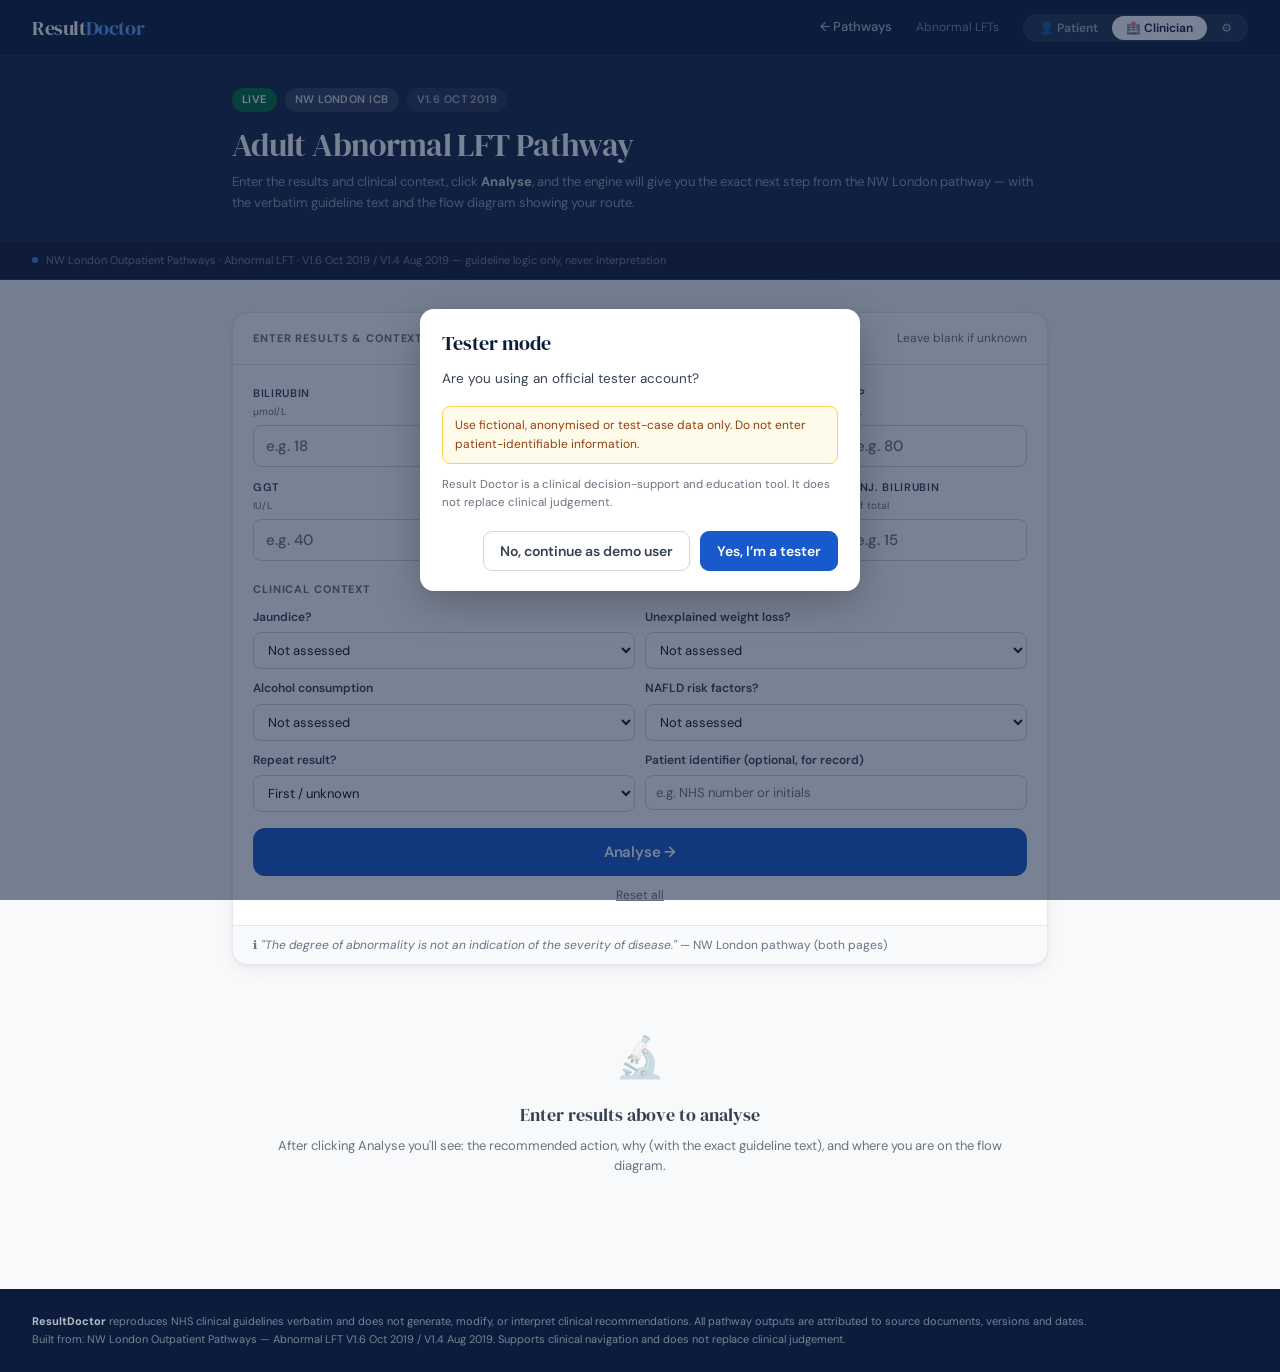
<file: lft.html>
<!DOCTYPE html>
<html lang="en">
<head>
<meta charset="UTF-8">
<meta name="viewport" content="width=device-width, initial-scale=1.0">
<title>ResultDoctor — NW London Abnormal LFT Pathway</title>
<link rel="preconnect" href="https://fonts.googleapis.com">
<link rel="preconnect" href="https://fonts.gstatic.com" crossorigin>
<link href="https://fonts.googleapis.com/css2?family=DM+Serif+Display:ital@0;1&family=DM+Sans:wght@300;400;500;600;700&display=swap" rel="stylesheet">
<style>
:root {
  --navy: #0B1C3D;
  --navy2: #162545;
  --blue: #1859CC;
  --blue-lt: #E8F0FD;
  --blue-mid: #4A7DE8;
  --green: #00703C;
  --green-lt: #E3F5EC;
  --red: #B91C1C;
  --red-lt: #FEF2F2;
  --amber: #92400E;
  --amber-lt: #FFFBEB;
  --amber-bd: #FCD34D;
  --purple: #7C3AED;
  --purple-lt: #FDF4FF;
  --grey: #6B7280;
  --grey-lt: #F9FAFB;
  --border: #E5E7EB;
  --border2: #D1D5DB;
  --text: #111827;
  --text2: #374151;
  --text3: #6B7280;
  --serif: 'DM Serif Display', Georgia, serif;
  --sans: 'DM Sans', system-ui, sans-serif;
  --radius: 12px;
  --radius-lg: 16px;
  --shadow: 0 1px 3px rgba(0,0,0,.06), 0 4px 16px rgba(0,0,0,.06);
}
* { box-sizing: border-box; margin: 0; padding: 0; }
body { font-family: var(--sans); background: #F8F9FB; color: var(--text); font-size: 14px; line-height: 1.6; min-height: 100vh; }

/* ── HEADER ── */
header {
  background: var(--navy); color: white; padding: 0 32px; height: 56px;
  display: flex; align-items: center; justify-content: space-between;
  position: sticky; top: 0; z-index: 100; border-bottom: 1px solid rgba(255,255,255,.08);
}
.logo { font-family: var(--serif); font-size: 20px; color: white; text-decoration: none; letter-spacing: -.02em; }
.logo span { color: #60A5FA; }
.header-nav { display: flex; align-items: center; gap: 24px; }
.breadcrumb { font-size: 12px; color: rgba(255,255,255,.5); }
.mode-toggle { display: flex; background: rgba(255,255,255,.1); border-radius: 20px; padding: 2px; }
.mode-btn { padding: 4px 14px; border-radius: 18px; border: none; cursor: pointer; font-size: 12px; font-weight: 600; font-family: var(--sans); background: transparent; color: rgba(255,255,255,.6); transition: all .15s; }
.mode-btn.on { background: white; color: var(--navy); }

/* ── PATHWAY HEADER ── */
.pathway-header { background: var(--navy2); color: white; padding: 32px 0 0; border-bottom: 1px solid rgba(255,255,255,.06); }
.pathway-header-inner { max-width: 880px; margin: 0 auto; padding: 0 32px 28px; }
.pathway-meta { display: flex; align-items: center; gap: 8px; margin-bottom: 14px; flex-wrap: wrap; }
.tag { font-size: 11px; font-weight: 600; padding: 3px 10px; border-radius: 20px; letter-spacing: .04em; text-transform: uppercase; }
.tag-live { background: var(--green); color: white; }
.tag-icb { background: rgba(255,255,255,.12); color: rgba(255,255,255,.8); }
.tag-version { background: rgba(255,255,255,.08); color: rgba(255,255,255,.6); }
.pathway-title { font-family: var(--serif); font-size: 32px; font-weight: 400; line-height: 1.2; margin-bottom: 8px; letter-spacing: -.02em; }
.pathway-subtitle { font-size: 13px; color: rgba(255,255,255,.55); }
.pathway-source-strip { background: rgba(0,0,0,.2); padding: 10px 32px; font-size: 11px; color: rgba(255,255,255,.45); display: flex; align-items: center; gap: 8px; }
.source-dot { width: 6px; height: 6px; border-radius: 50%; background: var(--blue-mid); flex-shrink: 0; }

.page { max-width: 880px; margin: 0 auto; padding: 32px; }

/* ── PANELS ── */
.panel { background: white; border: 1px solid var(--border); border-radius: var(--radius-lg); margin-bottom: 20px; box-shadow: var(--shadow); overflow: hidden; }
.panel-head { padding: 16px 20px; border-bottom: 1px solid var(--border); display: flex; align-items: center; justify-content: space-between; }
.panel-head-label { font-size: 11px; font-weight: 700; text-transform: uppercase; letter-spacing: .08em; color: var(--text3); }
.panel-body { padding: 20px; }
.panel-note { background: var(--grey-lt); border-top: 1px solid var(--border); padding: 10px 20px; font-size: 12px; color: var(--text3); line-height: 1.5; }

/* ── RESULT FORM ── */
.results-grid { display: grid; grid-template-columns: repeat(auto-fill, minmax(160px, 1fr)); gap: 12px; margin-bottom: 20px; }
.result-field { display: flex; flex-direction: column; gap: 5px; }
.result-label { font-size: 11px; font-weight: 600; color: var(--text2); text-transform: uppercase; letter-spacing: .06em; }
.result-unit { font-size: 10px; color: var(--text3); margin-top: 1px; }
.result-input { padding: 10px 12px; border: 1.5px solid var(--border2); border-radius: 8px; font-size: 15px; font-family: var(--sans); font-weight: 500; color: var(--text); background: white; transition: border-color .15s, box-shadow .15s; width: 100%; }
.result-input:focus { outline: none; border-color: var(--blue); box-shadow: 0 0 0 3px rgba(24,89,204,.12); }
.result-input.abnormal { border-color: var(--red); background: var(--red-lt); }
.result-input.warning { border-color: #F59E0B; background: var(--amber-lt); }
.result-input.normal { border-color: var(--green); background: var(--green-lt); }
.analyse-btn { width: 100%; padding: 14px 24px; background: var(--blue); color: white; border: none; border-radius: var(--radius); font-size: 15px; font-weight: 600; font-family: var(--sans); cursor: pointer; letter-spacing: -.01em; }
.analyse-btn:hover { background: #1348B0; }
.reset-link { display: block; text-align: center; margin-top: 10px; font-size: 12px; color: var(--text3); cursor: pointer; text-decoration: underline; }

/* ── CONTEXT ── */
.context-grid { display: grid; grid-template-columns: 1fr 1fr; gap: 10px; margin-bottom: 16px; }
.ctx-q { display: flex; flex-direction: column; gap: 5px; }
.ctx-q label { font-size: 12px; font-weight: 600; color: var(--text2); }
.ctx-select { padding: 8px 10px; border: 1.5px solid var(--border2); border-radius: 8px; font-size: 13px; font-family: var(--sans); color: var(--text); background: white; }
.ctx-select:focus { outline: none; border-color: var(--blue); }

/* ── OUTPUT ── */
.output-section { display: none; }
.output-section.show { display: block; }
.section-divider { font-size: 11px; font-weight: 700; text-transform: uppercase; letter-spacing: .1em; color: var(--text3); margin: 24px 0 14px; display: flex; align-items: center; gap: 10px; }
.section-divider::after { content: ''; flex: 1; height: 1px; background: var(--border); }

/* ━━━ PRIMARY ACTION CARD (the headline answer) ━━━ */
.primary-card {
  border-radius: 20px; padding: 28px 28px 24px; margin-bottom: 16px;
  border: 2px solid; position: relative; box-shadow: 0 4px 24px rgba(0,0,0,.06);
}
.primary-card.urgent { background: #FEF2F2; border-color: #DC2626; }
.primary-card.gp { background: #EFF6FF; border-color: var(--blue); }
.primary-card.refer { background: #FAF5FF; border-color: #9333EA; }
.primary-card.noaction { background: #ECFDF5; border-color: var(--green); }
.primary-card.amber-action { background: #FFFBEB; border-color: #D97706; }
.primary-card.info { background: #F9FAFB; border-color: var(--grey); }

.primary-flag {
  display: inline-flex; align-items: center; gap: 8px;
  font-size: 11px; font-weight: 700; padding: 5px 12px; border-radius: 20px;
  margin-bottom: 14px; text-transform: uppercase; letter-spacing: .08em;
}
.primary-card.urgent .primary-flag { background: var(--red); color: white; }
.primary-card.gp .primary-flag { background: var(--blue); color: white; }
.primary-card.refer .primary-flag { background: #9333EA; color: white; }
.primary-card.noaction .primary-flag { background: var(--green); color: white; }
.primary-card.amber-action .primary-flag { background: #D97706; color: white; }
.primary-card.info .primary-flag { background: var(--grey); color: white; }
.pulse { width: 6px; height: 6px; border-radius: 50%; background: currentColor; animation: pulse 1.5s ease-in-out infinite; }
@keyframes pulse { 0%,100%{opacity:1} 50%{opacity:.3} }

.primary-title { font-family: var(--serif); font-size: 28px; line-height: 1.2; margin-bottom: 6px; letter-spacing: -.01em; }
.primary-card.urgent .primary-title { color: #7F1D1D; }
.primary-card.gp .primary-title { color: var(--navy); }
.primary-card.refer .primary-title { color: #581C87; }
.primary-card.noaction .primary-title { color: #064E3B; }
.primary-card.amber-action .primary-title { color: #78350F; }

.primary-subtitle { font-size: 14px; color: var(--text2); margin-bottom: 18px; line-height: 1.55; }
.primary-actions { display: flex; flex-direction: column; gap: 8px; margin-bottom: 18px; }
.primary-action-item { display: flex; align-items: flex-start; gap: 12px; padding: 12px 14px; background: white; border-radius: 10px; border: 1px solid rgba(0,0,0,.06); font-size: 14px; line-height: 1.55; }
.primary-action-num { width: 24px; height: 24px; border-radius: 50%; display: flex; align-items: center; justify-content: center; font-size: 12px; font-weight: 700; flex-shrink: 0; color: white; }
.urgent .primary-action-num { background: var(--red); }
.gp .primary-action-num { background: var(--blue); }
.refer .primary-action-num { background: #9333EA; }
.noaction .primary-action-num { background: var(--green); }
.amber-action .primary-action-num { background: #D97706; }
.info .primary-action-num { background: var(--grey); }

.local-instruction { background: rgba(255,255,255,.65); border-radius: 8px; padding: 8px 12px; margin-top: 6px; font-size: 12px; color: var(--text2); border-left: 3px solid; }
.urgent .local-instruction { border-left-color: var(--red); }
.gp .local-instruction { border-left-color: var(--blue); }
.refer .local-instruction { border-left-color: #9333EA; }
.amber-action .local-instruction { border-left-color: #D97706; }
.local-label { font-size: 10px; font-weight: 700; text-transform: uppercase; letter-spacing: .07em; color: var(--text3); margin-bottom: 2px; display: block; }

/* ━━━ DETAILS / EXPANDABLE ━━━ */
.details-toggle {
  width: 100%; padding: 12px 16px; border-radius: 10px; background: rgba(255,255,255,.5);
  border: 1px solid rgba(0,0,0,.08); cursor: pointer; display: flex; align-items: center;
  justify-content: space-between; font-family: var(--sans); font-size: 13px; font-weight: 600;
  color: var(--text2); transition: background .15s;
}
.details-toggle:hover { background: white; }
.details-toggle .chev { font-size: 12px; transition: transform .2s; }
.details-toggle.open .chev { transform: rotate(180deg); }
.details-content { display: none; padding-top: 16px; }
.details-content.open { display: block; animation: fadeIn .2s ease; }
@keyframes fadeIn { from{opacity:0;transform:translateY(-4px)} to{opacity:1;transform:translateY(0)} }

.detail-block { background: rgba(255,255,255,.6); border-radius: 10px; padding: 14px 16px; margin-bottom: 10px; border: 1px solid rgba(0,0,0,.05); }
.detail-block-label { font-size: 10px; font-weight: 700; text-transform: uppercase; letter-spacing: .08em; color: var(--text3); margin-bottom: 8px; }

/* Verbatim quote */
.verbatim-quote {
  font-family: 'Georgia', serif; font-style: italic; font-size: 13px; line-height: 1.65;
  color: var(--text); padding: 12px 16px; background: white;
  border-left: 3px solid var(--blue); border-radius: 0 8px 8px 0; margin: 6px 0;
}
.verbatim-source { font-size: 11px; font-style: normal; color: var(--text3); margin-top: 8px; font-family: var(--sans); }

/* Logic trace */
.logic-trace { font-size: 12px; line-height: 1.7; font-family: var(--sans); }
.logic-line { padding: 3px 0; }
.logic-kw { display: inline-block; font-weight: 700; font-size: 10px; padding: 1px 6px; border-radius: 4px; margin-right: 6px; vertical-align: 1px; }
.kw-IF { background: var(--blue-lt); color: var(--blue); }
.kw-AND { background: var(--green-lt); color: var(--green); }
.kw-OR { background: var(--amber-lt); color: var(--amber); }
.kw-THEN { background: var(--navy); color: white; }
.kw-CTX { background: var(--purple-lt); color: var(--purple); }
.logic-line.matched { color: var(--text); font-weight: 500; }
.logic-line.matched::before { content: '✓ '; color: var(--green); font-weight: 700; }
.logic-line.unmet { color: var(--text3); }
.logic-line.unmet::before { content: '· '; color: var(--text3); }

/* Source badge */
.source-attr { display: flex; align-items: center; gap: 8px; font-size: 11px; color: var(--text3); margin-top: 6px; }
.source-tag { padding: 2px 7px; border-radius: 4px; font-weight: 600; font-size: 10px; text-transform: uppercase; }
.source-tag.explicit { background: rgba(0,112,60,.1); color: var(--green); }
.source-tag.inferred { background: rgba(146,64,14,.1); color: var(--amber); }

/* ━━━ SECONDARY (collapsed) cards ━━━ */
.secondary-card { background: white; border: 1px solid var(--border); border-radius: var(--radius); padding: 14px 16px; margin-bottom: 10px; }
.secondary-head { display: flex; align-items: center; gap: 10px; cursor: pointer; }
.secondary-head .chev { margin-left: auto; font-size: 11px; color: var(--text3); transition: transform .2s; }
.secondary-card.open .chev { transform: rotate(180deg); }
.secondary-title { flex: 1; font-size: 13px; font-weight: 600; color: var(--text); }
.secondary-tag { font-size: 10px; font-weight: 700; padding: 2px 8px; border-radius: 10px; text-transform: uppercase; letter-spacing: .05em; }
.secondary-card.urgent .secondary-tag { background: var(--red-lt); color: var(--red); }
.secondary-card.gp .secondary-tag { background: var(--blue-lt); color: var(--blue); }
.secondary-card.refer .secondary-tag { background: var(--purple-lt); color: var(--purple); }
.secondary-card.noaction .secondary-tag { background: var(--green-lt); color: var(--green); }
.secondary-card.amber-action .secondary-tag { background: var(--amber-lt); color: var(--amber); }
.secondary-card.info .secondary-tag { background: var(--grey-lt); color: var(--grey); }
.secondary-body { display: none; padding-top: 12px; margin-top: 12px; border-top: 1px solid var(--border); font-size: 13px; color: var(--text2); line-height: 1.6; }
.secondary-card.open .secondary-body { display: block; }

/* ━━━ CONTEXT WARNING ━━━ */
.ctx-warning-strip { background: #FFF7ED; border: 1px solid #FED7AA; border-radius: var(--radius); padding: 12px 16px; margin-bottom: 14px; font-size: 12px; color: #92400E; line-height: 1.6; display: flex; gap: 10px; }
.ctx-warning-icon { font-size: 16px; flex-shrink: 0; margin-top: 1px; }

/* ━━━ RESULT SUMMARY ━━━ */
.result-summary { background: var(--navy); color: white; border-radius: var(--radius-lg); padding: 16px 20px; margin-bottom: 20px; display: grid; grid-template-columns: repeat(auto-fill, minmax(110px, 1fr)); gap: 12px; }
.result-chip { text-align: center; }
.result-chip-name { font-size: 10px; font-weight: 600; text-transform: uppercase; letter-spacing: .06em; color: rgba(255,255,255,.5); margin-bottom: 3px; }
.result-chip-val { font-size: 17px; font-weight: 600; font-family: var(--serif); }
.result-chip-val.c-high { color: #FCA5A5; }
.result-chip-val.c-normal { color: #6EE7B7; }
.result-chip-val.c-urgent { color: #FCA5A5; }
.result-chip-val.c-empty { color: rgba(255,255,255,.25); font-size: 13px; }

/* ━━━ COPY TO RECORD ━━━ */
.copy-record-bar {
  position: sticky; bottom: 20px; margin: 24px auto 0; max-width: 600px;
  background: var(--navy); color: white; border-radius: 14px;
  padding: 14px 18px; display: none; align-items: center; gap: 12px;
  box-shadow: 0 8px 32px rgba(11,28,61,.3);
  z-index: 50;
}
.copy-record-bar.show { display: flex; }
.copy-record-text { flex: 1; font-size: 13px; }
.copy-record-text strong { display: block; font-size: 11px; text-transform: uppercase; letter-spacing: .08em; color: rgba(255,255,255,.5); margin-bottom: 2px; font-weight: 700; }
.copy-record-btn { padding: 9px 18px; background: white; color: var(--navy); border: none; border-radius: 8px; font-size: 13px; font-weight: 600; cursor: pointer; font-family: var(--sans); white-space: nowrap; }
.copy-record-btn:hover { background: #E5E7EB; }
.copy-record-btn.copied { background: var(--green); color: white; }

/* ━━━ FLOW DIAGRAM ━━━ */
.flow-diagram-panel { background: white; border: 1px solid var(--border); border-radius: var(--radius-lg); margin-bottom: 20px; overflow: hidden; box-shadow: var(--shadow); }
.flow-diagram-head { padding: 14px 20px; border-bottom: 1px solid var(--border); display: flex; align-items: center; gap: 10px; }
.flow-diagram-head-label { font-size: 11px; font-weight: 700; text-transform: uppercase; letter-spacing: .08em; color: var(--text3); flex: 1; }
.flow-toggle { font-size: 12px; color: var(--blue); cursor: pointer; background: var(--blue-lt); padding: 4px 10px; border-radius: 6px; font-weight: 600; border: none; font-family: var(--sans); }
.flow-toggle:hover { background: #DBEAFE; }
.flow-diagram-svg { padding: 20px; overflow-x: auto; background: #FAFBFD; }
.flow-diagram-svg svg { display: block; margin: 0 auto; max-width: 100%; height: auto; }
.flow-legend { padding: 10px 20px; background: var(--grey-lt); border-top: 1px solid var(--border); font-size: 11px; color: var(--text3); display: flex; gap: 16px; flex-wrap: wrap; }
.legend-item { display: flex; align-items: center; gap: 6px; }
.legend-dot { width: 10px; height: 10px; border-radius: 50%; }

/* SVG node styles */
.fn-box { fill: white; stroke: #CBD5E1; stroke-width: 1.5; transition: all .35s; }
.fn-box.urgent-fill { fill: #FEF2F2; stroke: #DC2626; stroke-width: 2; }
.fn-box.gp-fill { fill: #EFF6FF; stroke: var(--blue); stroke-width: 2; }
.fn-box.refer-fill { fill: #FAF5FF; stroke: #9333EA; stroke-width: 2; }
.fn-box.noaction-fill { fill: #ECFDF5; stroke: var(--green); stroke-width: 2; }
.fn-box.amber-fill { fill: #FFFBEB; stroke: #D97706; stroke-width: 2; }
.fn-box.active { stroke-width: 3.5; filter: drop-shadow(0 4px 12px rgba(0,0,0,.18)); }
.fn-box.dimmed { opacity: .25; }
.fn-text { font-family: var(--sans); font-size: 11px; fill: var(--text); pointer-events: none; }
.fn-text.dimmed { opacity: .4; }
.fn-text-bold { font-weight: 600; }
.fn-arrow { stroke: #94A3B8; stroke-width: 1.5; fill: none; marker-end: url(#arrow); transition: all .35s; }
.fn-arrow.active { stroke: var(--blue); stroke-width: 2.5; }
.fn-arrow.dimmed { opacity: .2; }
.fn-label { font-family: var(--sans); font-size: 9px; fill: var(--text3); pointer-events: none; }
.fn-label.dimmed { opacity: .4; }
.fn-rect-step { font-family: var(--sans); font-size: 9px; font-weight: 700; fill: var(--text3); pointer-events: none; }
.fn-rect-step.active { fill: var(--blue); }

/* ━━━ EMPTY ━━━ */
.empty-output { text-align: center; padding: 40px 24px; color: var(--text3); }
.empty-icon { font-size: 40px; margin-bottom: 12px; opacity: .4; }
.empty-title { font-family: var(--serif); font-size: 18px; color: var(--text2); margin-bottom: 6px; }
.empty-sub { font-size: 13px; }

/* ━━━ ADMIN MODE BANNER ━━━ */
.admin-banner {
  background: linear-gradient(90deg, #FEF3C7, #FDE68A);
  border-bottom: 1px solid #F59E0B; padding: 8px 32px; font-size: 12px; color: #78350F;
  display: flex; align-items: center; gap: 10px;
}
.admin-banner strong { font-weight: 700; }

/* ━━━ FOOTER ━━━ */
footer { background: var(--navy); color: rgba(255,255,255,.45); font-size: 11px; padding: 24px 32px; margin-top: 40px; line-height: 1.6; }
footer strong { color: rgba(255,255,255,.7); }

body.patient-mode .clinician-only { display: none !important; }
body.clinician-mode .patient-only { display: none !important; }

/* Local instruction edit (admin mode only) */
.editable-instr { display: none; }
body.admin-mode .editable-instr { display: block; margin-top: 6px; }
body.admin-mode .editable-instr textarea { width: 100%; min-height: 50px; padding: 6px 10px; border: 1px solid #F59E0B; border-radius: 6px; font-family: var(--sans); font-size: 12px; }
body.admin-mode .editable-instr button { margin-top: 4px; padding: 4px 12px; background: #D97706; color: white; border: none; border-radius: 5px; font-size: 11px; font-weight: 600; cursor: pointer; }

@media(max-width: 640px) {
  .page { padding: 20px 16px; }
  .pathway-header-inner { padding: 0 16px 20px; }
  .pathway-title { font-size: 24px; }
  .context-grid { grid-template-columns: 1fr; }
  .results-grid { grid-template-columns: 1fr 1fr; }
  header { padding: 0 16px; }
  .primary-title { font-size: 22px; }
  .primary-card { padding: 22px 20px 20px; }
}
</style>
</head>
<body class="clinician-mode">

<!-- HEADER -->
<header>
  <a class="logo" href="index.html">Result<span>Doctor</span></a>
  <div class="header-nav">
    <a class="back-link" style="color: rgba(255,255,255,.7); text-decoration: none; font-size: 13px; font-weight: 500;" href="index.html">← Pathways</a>
    <span class="breadcrumb">Abnormal LFTs</span>
    <div class="mode-toggle">
      <button class="mode-btn" onclick="setMode('patient')">👤 Patient</button>
      <button class="mode-btn on" onclick="setMode('clinician')">🏥 Clinician</button>
      <button class="mode-btn" onclick="setMode('admin')" title="Admin / customise local instructions">⚙️</button>
    </div>
  </div>
</header>

<div id="admin-banner" class="admin-banner" style="display:none">
  <strong>Admin mode active.</strong> Local instructions (phone numbers, referral routes, URLs) can be edited inline within each action card. Changes save to this browser session.
</div>

<!-- PATHWAY HEADER -->
<div class="pathway-header">
  <div class="pathway-header-inner">
    <div class="pathway-meta">
      <span class="tag tag-live">Live</span>
      <span class="tag tag-icb">NW London ICB</span>
      <span class="tag tag-version">V1.6 Oct 2019</span>
    </div>
    <h1 class="pathway-title">Adult Abnormal LFT Pathway</h1>
    <p class="pathway-subtitle">
      Enter the results and clinical context, click <strong style="color:rgba(255,255,255,.8)">Analyse</strong>, and the engine will give you the exact next step from the NW London pathway — with the verbatim guideline text and the flow diagram showing your route.
    </p>
  </div>
  <div class="pathway-source-strip">
    <div class="source-dot"></div>
    NW London Outpatient Pathways · Abnormal LFT · V1.6 Oct 2019 / V1.4 Aug 2019 — guideline logic only, never interpretation
  </div>
</div>

<div class="page">

  <!-- RESULT ENTRY -->
  <div class="panel">
    <div class="panel-head">
      <span class="panel-head-label">Enter results &amp; context</span>
      <span style="font-size:12px;color:var(--text3)">Leave blank if unknown</span>
    </div>
    <div class="panel-body">

      <div class="results-grid">
        <div class="result-field">
          <div><div class="result-label">Bilirubin</div><div class="result-unit">µmol/L</div></div>
          <input class="result-input" type="number" id="f-bili" placeholder="e.g. 18" min="0" oninput="clearOutput()">
        </div>
        <div class="result-field">
          <div><div class="result-label">ALT</div><div class="result-unit">IU/L</div></div>
          <input class="result-input" type="number" id="f-alt" placeholder="e.g. 45" min="0" oninput="clearOutput()">
        </div>
        <div class="result-field">
          <div><div class="result-label">AST</div><div class="result-unit">IU/L</div></div>
          <input class="result-input" type="number" id="f-ast" placeholder="e.g. 32" min="0" oninput="clearOutput()">
        </div>
        <div class="result-field">
          <div><div class="result-label">ALP</div><div class="result-unit">IU/L</div></div>
          <input class="result-input" type="number" id="f-alp" placeholder="e.g. 80" min="0" oninput="clearOutput()">
        </div>
        <div class="result-field">
          <div><div class="result-label">GGT</div><div class="result-unit">IU/L</div></div>
          <input class="result-input" type="number" id="f-ggt" placeholder="e.g. 40" min="0" oninput="clearOutput()">
        </div>
        <div class="result-field">
          <div><div class="result-label">Albumin</div><div class="result-unit">g/L</div></div>
          <input class="result-input" type="number" id="f-alb" placeholder="e.g. 38" min="0" oninput="clearOutput()">
        </div>
        <div class="result-field">
          <div><div class="result-label">INR</div><div class="result-unit">ratio</div></div>
          <input class="result-input" type="number" id="f-inr" placeholder="e.g. 1.1" min="0" step="0.1" oninput="clearOutput()">
        </div>
        <div class="result-field clinician-only">
          <div><div class="result-label">Conj. bilirubin</div><div class="result-unit">% of total</div></div>
          <input class="result-input" type="number" id="f-conjpct" placeholder="e.g. 15" min="0" max="100" oninput="clearOutput()">
        </div>
      </div>

      <div style="font-size:11px;font-weight:700;color:var(--text3);text-transform:uppercase;letter-spacing:.08em;margin:14px 0 10px">Clinical context</div>
      <div class="context-grid">
        <div class="ctx-q"><label>Jaundice?</label>
          <select class="ctx-select" id="ctx-jaundice" onchange="clearOutput()">
            <option value="">Not assessed</option>
            <option value="yes">Yes — clinically jaundiced</option>
            <option value="no">No</option>
          </select>
        </div>
        <div class="ctx-q"><label>Unexplained weight loss?</label>
          <select class="ctx-select" id="ctx-wtloss" onchange="clearOutput()">
            <option value="">Not assessed</option>
            <option value="yes">Yes</option>
            <option value="no">No</option>
          </select>
        </div>
        <div class="ctx-q"><label>Alcohol consumption</label>
          <select class="ctx-select" id="ctx-alcohol" onchange="clearOutput()">
            <option value="">Not assessed</option>
            <option value="high">&gt;14 units/week</option>
            <option value="low">≤14 units/week</option>
          </select>
        </div>
        <div class="ctx-q"><label>NAFLD risk factors?</label>
          <select class="ctx-select" id="ctx-nafld" onchange="clearOutput()">
            <option value="">Not assessed</option>
            <option value="yes">Yes — T2DM, BMI&gt;25, dyslipidaemia, or HTN</option>
            <option value="no">None</option>
          </select>
        </div>
        <div class="ctx-q clinician-only"><label>Repeat result?</label>
          <select class="ctx-select" id="ctx-repeat" onchange="clearOutput()">
            <option value="">First / unknown</option>
            <option value="first">First abnormal</option>
            <option value="repeat">Repeat — still abnormal</option>
          </select>
        </div>
        <div class="ctx-q clinician-only"><label>Patient identifier (optional, for record)</label>
          <input class="ctx-select" type="text" id="ctx-patient" placeholder="e.g. NHS number or initials" oninput="updateCopyBar()">
        </div>
      </div>

      <button class="analyse-btn" onclick="analyse()">Analyse →</button>
      <span class="reset-link" onclick="resetAll()">Reset all</span>
    </div>
    <div class="panel-note">
      ℹ <em>"The degree of abnormality is not an indication of the severity of disease."</em> — NW London pathway (both pages)
    </div>
  </div>

  <!-- OUTPUT -->
  <div id="output-section" class="output-section"></div>

  <!-- EMPTY STATE -->
  <div id="empty-state">
    <div class="empty-output">
      <div class="empty-icon">🔬</div>
      <div class="empty-title">Enter results above to analyse</div>
      <div class="empty-sub">After clicking Analyse you'll see: the recommended action, why (with the exact guideline text), and where you are on the flow diagram.</div>
    </div>
  </div>

</div>

<!-- COPY TO RECORD STICKY BAR -->
<div id="copy-record" class="copy-record-bar">
  <div class="copy-record-text">
    <strong>Ready for clinical record</strong>
    <span id="copy-record-summary">—</span>
  </div>
  <button class="copy-record-btn" id="copy-record-btn" onclick="copyForRecord()">📋 Copy for EMR</button>
</div>

<footer>
  <strong>ResultDoctor</strong> reproduces NHS clinical guidelines verbatim and does not generate, modify, or interpret clinical recommendations. All pathway outputs are attributed to source documents, versions and dates.<br>
  Built from: NW London Outpatient Pathways — Abnormal LFT V1.6 Oct 2019 / V1.4 Aug 2019. Supports clinical navigation and does not replace clinical judgement.
</footer>

<!-- Shared pathway-diagram renderer + LFT diagram data/rules (zero-build) -->
<script src="pathwayDiagram.js"></script>
<script src="pathwayLft.js"></script>
<script>
// ═══════════════════════════════════════════════════
// LOCAL INSTRUCTIONS (from admin tool / gaps)
// In production this would be loaded from a backend or shared with the admin tool
// For demo, default values are flagged "not set" and editable in admin mode
// ═══════════════════════════════════════════════════
const LOCAL_INSTR = JSON.parse(localStorage.getItem('nwl_lft_local') || '{}');
const DEFAULT_LOCAL = {
  'jaundice_hotline': '',
  'liver_team': '',
  'amu_aau': '',
  'nafld_url': '',
  'alcohol_url': '',
  'gilberts_leaflet': '',
  'hepatology_referral': ''
};
function getLocal(k) { return LOCAL_INSTR[k] || DEFAULT_LOCAL[k] || ''; }
function setLocal(k, v) { LOCAL_INSTR[k] = v; localStorage.setItem('nwl_lft_local', JSON.stringify(LOCAL_INSTR)); }

// Pre-fill from URL params or sessionStorage (from router)
(function prefillFromRouter() {
  const params = new URLSearchParams(window.location.search);
  const stored = sessionStorage.getItem('resultdoctor_results');
  let src = null;
  if (stored) { try { src = JSON.parse(stored); } catch(e) {} }
  const mapping = { 'bili':'f-bili', 'alt':'f-alt', 'ast':'f-ast', 'alp':'f-alp', 'ggt':'f-ggt', 'alb':'f-alb', 'inr':'f-inr', 'conjpct':'f-conjpct' };
  const ctxMapping = { 'jaundice':'ctx-jaundice', 'wtloss':'ctx-wtloss', 'alcohol':'ctx-alcohol', 'nafld':'ctx-nafld', 'repeat':'ctx-repeat', 'patient':'ctx-patient' };
  Object.entries(mapping).forEach(([k, id]) => {
    const v = params.get(k) || (src && src[k]);
    if (v != null && v !== '') { const el = document.getElementById(id); if (el) el.value = v; }
  });
  Object.entries(ctxMapping).forEach(([k, id]) => {
    const v = params.get(k) || (src && src[k]);
    if (v != null && v !== '') { const el = document.getElementById(id); if (el) el.value = v; }
  });
})();

function localStr(key, fallback) {
  const v = getLocal(key);
  if (v) return `<div class="local-instruction"><span class="local-label">Local instruction</span>${v}</div>`;
  return `<div class="local-instruction" style="opacity:.6"><span class="local-label">Local instruction not set</span><em>${fallback}</em></div>`;
}

function editableLocal(key, label) {
  return `
    <div class="editable-instr">
      <label style="font-size:11px;font-weight:600;color:#78350F;display:block;margin-bottom:3px">✏ Set local: ${label}</label>
      <textarea id="edit-${key}" placeholder="e.g. phone number, URL, referral route...">${getLocal(key)}</textarea>
      <button onclick="saveLocal('${key}')">Save local</button>
    </div>`;
}

function saveLocal(key) {
  const v = document.getElementById('edit-' + key).value.trim();
  setLocal(key, v);
  // Re-run analyse to refresh output
  if (lastAnalysisData) renderOutput(lastAnalysisData);
}

// ═══════════════════════════════════════════════════
// MODE
// ═══════════════════════════════════════════════════
function setMode(m) {
  document.body.className = m + '-mode';
  document.querySelectorAll('.mode-btn').forEach(b => b.classList.remove('on'));
  if (event && event.target) event.target.classList.add('on');
  document.getElementById('admin-banner').style.display = m === 'admin' ? 'flex' : 'none';
  if (lastAnalysisData) renderOutput(lastAnalysisData);
}

// ═══════════════════════════════════════════════════
// FORM HELPERS
// ═══════════════════════════════════════════════════
function val(id) { const v = (document.getElementById(id) || {}).value; return v == null || v === '' ? null : parseFloat(v); }
function sel(id) { return (document.getElementById(id) || {}).value || ''; }
function txt(id) { return (document.getElementById(id) || {}).value || ''; }

function clearOutput() {
  document.getElementById('output-section').classList.remove('show');
  document.getElementById('output-section').innerHTML = '';
  document.getElementById('empty-state').style.display = '';
  document.getElementById('copy-record').classList.remove('show');
  lastAnalysisData = null;
}
function resetAll() {
  ['f-bili','f-alt','f-ast','f-alp','f-ggt','f-alb','f-inr','f-conjpct'].forEach(id => { const el = document.getElementById(id); if (el) { el.value=''; el.className='result-input'; }});
  ['ctx-jaundice','ctx-wtloss','ctx-alcohol','ctx-nafld','ctx-repeat'].forEach(id => { const el = document.getElementById(id); if (el) el.selectedIndex = 0; });
  const pi = document.getElementById('ctx-patient'); if (pi) pi.value = '';
  clearOutput();
}

function colourInputs(d) {
  const set = (id, cls) => { const el = document.getElementById(id); if (el && el.value !== '') el.className = 'result-input ' + cls; };
  if (d.bili !== null) set('f-bili', d.biliRaised ? 'abnormal' : 'normal');
  if (d.alt !== null) set('f-alt', d.altRaised ? 'abnormal' : 'normal');
  if (d.ast !== null) set('f-ast', d.astRaised ? 'abnormal' : 'normal');
  if (d.alp !== null) set('f-alp', d.alpRaised ? 'warning' : 'normal');
  if (d.ggt !== null) set('f-ggt', d.ggtRaised ? 'warning' : 'normal');
  if (d.alb !== null) set('f-alb', d.alb < 35 ? 'abnormal' : 'normal');
  if (d.inr !== null) set('f-inr', d.inr > 1.2 ? 'abnormal' : 'normal');
}

// ═══════════════════════════════════════════════════
// FLOW DIAGRAM
// Each node is keyed; renderFlow takes a list of "active" node IDs
// and returns SVG with active path highlighted, rest dimmed
// ═══════════════════════════════════════════════════
// Diagram data + active-path rules now live in pathwayLft.js (single source,
// unit tested). renderFlow delegates to the shared renderer in pathwayDiagram.js
// so this pathway and every other pathway highlight the route identically.
const FLOW_NODES = LFT_FLOW_NODES;
const FLOW_EDGES = LFT_FLOW_EDGES;

function renderFlow(activeNodes, activeEdges) {
  return PathwayDiagram.renderPathwayDiagram(FLOW_NODES, FLOW_EDGES, activeNodes, activeEdges, { viewBox: '0 0 900 720' });
}

// ═══════════════════════════════════════════════════
// PATHWAY ENGINE
// Returns a structured analysis result: primary action + secondary + flow path
// Engine logic is fixed and traces to the source PDF
// ═══════════════════════════════════════════════════
let lastAnalysisData = null;

function analyse() {
  const bili = val('f-bili'), alt = val('f-alt'), ast = val('f-ast');
  const alp = val('f-alp'), ggt = val('f-ggt'), alb = val('f-alb');
  const inr = val('f-inr'), conjPct = val('f-conjpct');
  const jaundice = sel('ctx-jaundice'), wtloss = sel('ctx-wtloss');
  const alcohol = sel('ctx-alcohol'), nafld = sel('ctx-nafld'), repeat = sel('ctx-repeat');

  const anyResult = [bili,alt,ast,alp,ggt,alb,inr].some(v => v !== null);
  const anyContext = [jaundice,wtloss,alcohol].some(v => v !== '');
  if (!anyResult && !anyContext) { alert('Please enter at least one result or clinical context before analysing.'); return; }

  // Compute abnormality booleans
  // Reference ranges shown only where the PDF gives explicit thresholds
  const d = {
    bili, alt, ast, alp, ggt, alb, inr, conjPct,
    jaundice, wtloss, alcohol, nafld, repeat,
    biliRaised: bili !== null && bili > 20,    // 20 µmol/L = standard upper, NOT in PDF
    altRaised: alt !== null && alt > 40,        // 40 IU/L standard upper, NOT in PDF
    astRaised: ast !== null && ast > 40,
    alpRaised: alp !== null && alp > 130,
    ggtRaised: ggt !== null && ggt > 55,
    albLow: alb !== null && alb < 35,
    inrHigh: inr !== null && inr > 1.2,
    jaundiceY: jaundice === 'yes',
    wtlossY: wtloss === 'yes',
    alcoholHigh: alcohol === 'high',
    nafldY: nafld === 'yes',
    isRepeat: repeat === 'repeat'
  };
  d.syntheticFailure = d.jaundiceY || d.albLow || d.inrHigh;
  d.malignancy = d.wtlossY;
  d.hepaticPattern = d.altRaised || d.astRaised;
  d.cholestaticPattern = d.alpRaised || d.ggtRaised;
  d.altNormal = !d.altRaised && d.alt !== null;
  d.astNormal = !d.astRaised && d.ast !== null;
  d.alpNormal = !d.alpRaised && d.alp !== null;
  d.ggtNormal = !d.ggtRaised && d.ggt !== null;
  d.allEnzymesNormal = (d.alt === null || d.altNormal) && (d.ast === null || d.astNormal) && (d.alp === null || d.alpNormal) && (d.ggt === null || d.ggtNormal);
  d.isolatedBili = d.biliRaised && d.allEnzymesNormal && !d.syntheticFailure;
  d.gilbertsConfirmed = d.isolatedBili && d.bili < 85 && d.conjPct !== null && d.conjPct < 20;
  d.gilbertsNeedsRepeat = d.isolatedBili && d.conjPct === null;

  colourInputs(d);
  lastAnalysisData = d;
  renderOutput(d);
}

function renderOutput(d) {
  const out = document.getElementById('output-section');
  document.getElementById('empty-state').style.display = 'none';
  out.classList.add('show');
  out.innerHTML = '';

  // ═══ DECIDE PRIMARY ACTION ═══
  // Priority order in the engine: Urgent → Gilbert's confirmed → Cholestatic ALP+GGT context → Isolated bili → Hepatic → Cholestatic → Alcohol → No abnormality
  let primary = null;
  let secondaries = [];

  // Active route through the diagram — single source in pathwayLft.js (tested).
  const _ap = lftActivePath(d);
  let activeNodes = _ap.activeNodes;
  let activeEdges = _ap.activeEdges;

  // Same priority ladder selects the primary action card (and any secondaries).
  // 1. URGENT
  if (d.syntheticFailure || d.malignancy) {
    primary = buildUrgent(d);
  }

  // 2. ISOLATED BILIRUBIN — Gilbert's pathway
  else if (d.isolatedBili) {
    if (d.gilbertsConfirmed) {
      primary = buildGilberts(d);
    } else {
      primary = buildSplitBili(d);
    }
  }

  // 3. HEPATIC PATTERN
  else if (d.hepaticPattern) {
    if (d.nafldY) {
      primary = buildNAFLD(d);
      secondaries.push(buildHepaticScreen(d));
    } else if (d.isRepeat) {
      primary = buildReferPersistent(d);
      secondaries.push(buildHepaticScreen(d));
    } else {
      primary = buildHepaticScreen(d);
    }
  }

  // 4. CHOLESTATIC — ALP / GGT
  else if (d.cholestaticPattern) {
    if (d.alpRaised && d.ggt === null) {
      primary = buildALPNeedsGGT(d);
    } else if (d.alpRaised && d.ggtRaised) {
      primary = buildCholestaticScreen(d);
    } else if (d.alpRaised && d.ggtNormal) {
      primary = buildBoneCause(d);
    } else if (d.ggtRaised && !d.alpRaised) {
      primary = buildIsolatedGGT(d);
    }
  }

  // 5. ALCOHOL (no LFT abnormality but alcohol flagged)
  else if (d.alcoholHigh) {
    primary = buildAlcohol(d);
  }

  // 6. NO ABNORMALITY
  else {
    primary = buildNormal(d);
  }

  // ═══ RENDER ═══
  out.innerHTML = '';

  // Result summary
  out.innerHTML += resultSummaryHTML(d);

  // Primary action
  out.innerHTML += renderPrimary(primary);

  // Flow diagram (always shown, defaulting to closed for primary-only view but expandable)
  out.innerHTML += `
    <div class="flow-diagram-panel">
      <div class="flow-diagram-head">
        <span class="flow-diagram-head-label">YOUR PATH THROUGH THE PATHWAY</span>
        <button class="flow-toggle" onclick="toggleFlow(this)">Show diagram ▾</button>
      </div>
      <div id="flow-svg-wrap" style="display:none">
        <div class="flow-diagram-svg">${renderFlow(activeNodes, activeEdges)}</div>
        <div class="flow-legend">
          <div class="legend-item"><div class="legend-dot" style="background:var(--blue)"></div>Active path</div>
          <div class="legend-item"><div class="legend-dot" style="background:#CBD5E1"></div>Not taken</div>
          <div class="legend-item"><div class="legend-dot" style="background:var(--red)"></div>Urgent box</div>
          <div class="legend-item"><div class="legend-dot" style="background:var(--green)"></div>No further action</div>
        </div>
      </div>
    </div>`;

  // Secondary cards (collapsed)
  if (secondaries.length) {
    out.innerHTML += `<div class="section-divider">Also relevant to this pattern</div>`;
    secondaries.forEach(s => {
      out.innerHTML += renderSecondary(s);
    });
  }

  // Pathway note
  out.innerHTML += `<div class="section-divider">Pathway note (always)</div>
    <div class="secondary-card info">
      <div class="secondary-head" onclick="toggleSecondary(this)">
        <span class="secondary-tag">Source</span>
        <span class="secondary-title">Global guideline note — "the degree of abnormality is not an indication of the severity of disease"</span>
        <span class="chev">▾</span>
      </div>
      <div class="secondary-body">
        <div class="verbatim-quote">"The degree of abnormality is not an indication of the severity of disease."<div class="verbatim-source">— NW London Outpatient Pathways · Abnormal LFT V1.6 Oct 2019 / V1.4 Aug 2019 (both pages, top annotation)</div></div>
        <p style="margin-top:8px;font-size:12px;color:var(--text2)">This applies to every output above. A mildly raised result may indicate severe disease, and a markedly raised result may indicate mild or transient disease. Clinical context, history, and the full pattern of results take precedence over the magnitude of any one abnormality.</p>
      </div>
    </div>`;

  // Build & show the copy-to-EMR bar
  buildCopyText(d, primary, secondaries);
  document.getElementById('copy-record').classList.add('show');
  out.scrollIntoView({ behavior: 'smooth', block: 'start' });
}

// ═══════════════════════════════════════════════════
// RESULT SUMMARY
// ═══════════════════════════════════════════════════
function resultSummaryHTML(d) {
  const chips = [
    { name:'Bilirubin', val: d.bili !== null ? d.bili + ' µmol/L' : '—', cls: d.bili !== null ? (d.biliRaised ? 'c-high' : 'c-normal') : 'c-empty' },
    { name:'ALT',  val: d.alt !== null ? d.alt + ' IU/L' : '—',  cls: d.alt !== null ? (d.altRaised ? 'c-high' : 'c-normal') : 'c-empty' },
    { name:'AST',  val: d.ast !== null ? d.ast + ' IU/L' : '—',  cls: d.ast !== null ? (d.astRaised ? 'c-high' : 'c-normal') : 'c-empty' },
    { name:'ALP',  val: d.alp !== null ? d.alp + ' IU/L' : '—',  cls: d.alp !== null ? (d.alpRaised ? 'c-high' : 'c-normal') : 'c-empty' },
    { name:'GGT',  val: d.ggt !== null ? d.ggt + ' IU/L' : '—',  cls: d.ggt !== null ? (d.ggtRaised ? 'c-high' : 'c-normal') : 'c-empty' },
    { name:'Albumin', val: d.alb !== null ? d.alb + ' g/L' : '—', cls: d.alb !== null ? (d.albLow ? 'c-urgent' : 'c-normal') : 'c-empty' },
    { name:'INR',  val: d.inr !== null ? d.inr : '—', cls: d.inr !== null ? (d.inrHigh ? 'c-urgent' : 'c-normal') : 'c-empty' },
  ];
  return `<div class="result-summary">${chips.map(c => `<div class="result-chip"><div class="result-chip-name">${c.name}</div><div class="result-chip-val ${c.cls}">${c.val}</div></div>`).join('')}</div>`;
}

// ═══════════════════════════════════════════════════
// PRIMARY ACTION BUILDERS
// Each returns: { type, flag, title, subtitle, actions, verbatim, source, sourceType, logic, contextWarning, recordSummary, recordPlan }
// ═══════════════════════════════════════════════════

function buildUrgent(d) {
  const reasons = [];
  if (d.jaundiceY) reasons.push('clinical jaundice');
  if (d.albLow) reasons.push(`low albumin (${d.alb} g/L)`);
  if (d.inrHigh) reasons.push(`prolonged INR (${d.inr})`);
  if (d.wtlossY) reasons.push('unexplained weight loss');
  return {
    type: 'urgent',
    flag: '⚡ Urgent — action required today',
    title: d.malignancy && d.syntheticFailure ? 'Synthetic failure AND suspected malignancy' :
           d.syntheticFailure ? 'Synthetic failure suspected' : 'Suspected malignancy',
    subtitle: `Findings: ${reasons.join(', ')}. This patient should NOT follow the routine outpatient pathway.`,
    actions: [
      { text: `Consider <strong>2-week wait (2WW)</strong> referral to hepatology.`, localKey: 'hepatology_referral', localFallback: 'Use your local 2WW referral route (e-RS hepatology)' },
      { text: `Contact the <strong>jaundice hotline</strong>.`, localKey: 'jaundice_hotline', localFallback: 'Number not yet set — add via admin' },
      { text: `If emergency admission: contact the <strong>accepting team or AMU/AAU</strong>.`, localKey: 'amu_aau', localFallback: 'AMU/AAU contact not yet set — add via admin' }
    ],
    verbatim: `Synthetic failure: Jaundice, low albumin, prolonged INR. Suspected Malignancy: Weight loss. Marked Cholestasis: Consider: 2WW referral to hepatology / Contact jaundice hotline / If considering emergency admission contact accepting team or AMU/AAU.`,
    source: 'NW London Outpatient Pathways — Abnormal LFT Page 1, urgent action branch, V1.6 Oct 2019',
    sourceType: 'explicit',
    logic: [
      { kw: 'IF', text: 'jaundice present', met: d.jaundiceY },
      { kw: 'OR', text: 'low albumin (Albumin <35 g/L; threshold not in PDF, standard reference used)', met: d.albLow },
      { kw: 'OR', text: 'prolonged INR (>1.2; threshold not in PDF, standard reference used)', met: d.inrHigh },
      { kw: 'OR', text: 'unexplained weight loss', met: d.wtlossY },
      { kw: 'THEN', text: 'urgent action: 2WW / jaundice hotline / emergency admission', met: true }
    ],
    contextWarning: null,
    recordSummary: 'Urgent finding — synthetic failure or suspected malignancy',
    recordPlan: 'Per NWL pathway: 2WW hepatology referral / contact jaundice hotline / consider emergency admission.'
  };
}

function buildSplitBili(d) {
  return {
    type: 'gp',
    flag: 'GP action — repeat test',
    title: 'Isolated raised bilirubin — repeat with fasting split bilirubin',
    subtitle: `Bilirubin is ${d.bili} µmol/L with all other LFTs in normal range. Most commonly Gilbert's syndrome; less commonly haemolysis.`,
    actions: [
      { text: 'Repeat LFTs with <strong>split bilirubin and FBC — FASTING sample</strong>.', local: null },
      { text: 'If haemolysis suspected: also consider <strong>reticulocyte count, LDH, haptoglobin</strong>.', local: null }
    ],
    verbatim: `Isolated raised bilirubin with otherwise normal liver blood results. Most commonly due to Gilbert\'s syndrome (unconjuncted hyperbilirubinaemia). Less commonly due to haemolysis (consider reticulocyte count, LDH, haptoglobin). Repeat LFTs with split bilirubin and FBC.`,
    source: 'NW London Outpatient Pathways — Page 1, isolated bilirubin branch, V1.6 Oct 2019',
    sourceType: 'explicit',
    logic: [
      { kw: 'IF', text: 'bilirubin raised in isolation', met: d.biliRaised },
      { kw: 'AND', text: 'all other LFTs normal', met: d.allEnzymesNormal },
      { kw: 'THEN', text: 'repeat with split bilirubin + FBC (fasting)', met: true }
    ],
    contextWarning: 'The split bilirubin must be from a <strong>fasting sample</strong> to confirm or exclude Gilbert\'s. A non-fasting sample cannot be used.',
    recordSummary: 'Isolated raised bilirubin, other LFTs normal',
    recordPlan: 'Per NWL pathway: repeat LFTs with split bilirubin + FBC (fasting). Consider reticulocytes/LDH/haptoglobin if haemolysis suspected.'
  };
}

function buildGilberts(d) {
  return {
    type: 'noaction',
    flag: '✓ No further investigation',
    title: 'Gilbert\'s syndrome — confirmed',
    subtitle: `All four diagnostic criteria are met: total bilirubin ${d.bili} µmol/L (criterion <85), conjugated fraction ${d.conjPct}% (criterion <20%), normal FBC, other LFTs normal.`,
    actions: [
      { text: 'Confirm diagnosis of <strong>Gilbert\'s syndrome</strong> to the patient.', local: null },
      { text: 'Provide patient information.', localKey: 'gilberts_leaflet', localFallback: 'Leaflet URL not yet set — admin can add' },
      { text: '<strong>No further investigation required.</strong>', local: null }
    ],
    verbatim: `Gilbert's Syndrome: Diagnose Gilbert's if: Total bilirubin <85 / Conjugated fraction <20% total / Normal FBC / no haemolysis / Other LFTs normal. Confirm diagnosis to patient. Provide information.`,
    source: 'NW London Outpatient Pathways — Page 1, Gilbert\'s confirmation box, V1.6 Oct 2019',
    sourceType: 'explicit',
    logic: [
      { kw: 'IF', text: 'total bilirubin <85 µmol/L', met: d.bili < 85 },
      { kw: 'AND', text: 'conjugated fraction <20% of total', met: d.conjPct !== null && d.conjPct < 20 },
      { kw: 'AND', text: 'normal FBC / no haemolysis', met: true },
      { kw: 'AND', text: 'other LFTs normal', met: d.allEnzymesNormal },
      { kw: 'THEN', text: 'diagnose Gilbert\'s, no further investigation', met: true }
    ],
    contextWarning: null,
    recordSummary: 'Gilbert\'s syndrome confirmed on fasting split bilirubin',
    recordPlan: 'Per NWL pathway: diagnose Gilbert\'s, inform patient with leaflet, no further investigation.'
  };
}

function buildHepaticScreen(d) {
  const which = [];
  if (d.altRaised) which.push(`ALT ${d.alt}`);
  if (d.astRaised) which.push(`AST ${d.ast}`);
  return {
    type: 'gp',
    flag: 'GP action — investigation panel',
    title: 'Hepatic enzymes raised — full liver aetiology screen',
    subtitle: `${which.join(', ')} IU/L. Request the full liver aetiology screen per the NW London pathway.`,
    actions: [
      { text: '<strong>Blood panel:</strong> AST, GGT, FBC, INR.', local: null },
      { text: '<strong>Imaging:</strong> arrange ultrasound (USS).', local: null },
      { text: '<strong>Serology:</strong> Hep B surface antigen, Hep C antibody.', local: null },
      { text: '<strong>Autoimmune:</strong> ANA, AMA, ASMA, LKM. Immunoglobulins: IgA, IgG, IgM.', local: null },
      { text: '<strong>Metabolic:</strong> ferritin (+ transferrin saturation if ferritin elevated). HbA1C and lipids if no recent result.', local: null }
    ],
    verbatim: `Liver aetiology screen: AST, GGT, FBC, INR / Ultrasound / Hep B surface antigen / Hep C antibody / Autoantibodies (ANA, AMA, ASMA, LKM) / Immunoglobulins (IgA, IgG, IgM) / Ferritin / Transferrin saturation (for elevated ferritin only) / HbA1C (if no recent results) / Lipids (if no recent results).`,
    source: 'NW London Outpatient Pathways — Page 1 aetiology screen, V1.6 Oct 2019',
    sourceType: 'explicit',
    logic: [
      { kw: 'IF', text: 'ALT raised', met: d.altRaised },
      { kw: 'OR', text: 'AST raised', met: d.astRaised },
      { kw: 'AND', text: 'synthetic failure NOT met', met: !d.syntheticFailure },
      { kw: 'THEN', text: 'full liver aetiology screen + USS', met: true }
    ],
    contextWarning: null,
    recordSummary: 'Hepatic pattern (ALT/AST raised)',
    recordPlan: 'Per NWL pathway: full liver aetiology screen (AST, GGT, FBC, INR, USS, Hep B sAg, Hep C Ab, autoantibodies, Igs, ferritin ± TfSat, HbA1C, lipids).'
  };
}

function buildNAFLD(d) {
  return {
    type: 'amber-action',
    flag: 'GP action — follow NAFLD pathway',
    title: 'USS normal/fatty + NAFLD risk factors → NAFLD pathway',
    subtitle: 'One or more NAFLD risk factors (T2DM, BMI >25, dyslipidaemia, or hypertension) are present. With a normal or fatty liver USS, the pathway directs to the NAFLD pathway. Statins may still be prescribed.',
    actions: [
      { text: 'Follow the <strong>NAFLD pathway</strong>.', localKey: 'nafld_url', localFallback: 'URL not yet set — admin can add' }
    ],
    verbatim: `USS is either normal or has fatty liver changes. With risk factors: T2DM / BMI>25 / Dyslipidaemia / Hypertension. Follow NAFLD pathway. Note: Patients with NAFLD may still be prescribed statins.`,
    source: 'NW London Outpatient Pathways — Page 1 NAFLD branch, V1.6 Oct 2019',
    sourceType: 'explicit',
    logic: [
      { kw: 'IF', text: 'USS normal or fatty liver', met: true },
      { kw: 'AND', text: 'NAFLD risk factor present (T2DM, BMI>25, dyslipidaemia, HTN)', met: d.nafldY },
      { kw: 'THEN', text: 'follow NAFLD pathway', met: true }
    ],
    contextWarning: null,
    recordSummary: 'Hepatic pattern with NAFLD risk factors',
    recordPlan: 'Per NWL pathway: follow NAFLD pathway. Statins may still be prescribed.'
  };
}

function buildReferPersistent(d) {
  return {
    type: 'refer',
    flag: 'Refer — hepatology',
    title: 'Persistent abnormal ALT/AST → refer hepatology',
    subtitle: 'Normal USS, negative aetiology screen, no NAFLD risk factors, but ALT/AST remain abnormal on repeat testing. The pathway directs to hepatology referral.',
    actions: [
      { text: 'Refer to <strong>hepatology</strong>.', localKey: 'hepatology_referral', localFallback: 'Referral route not yet set — admin can add' }
    ],
    verbatim: `Normal USS / Normal liver aetiology screen / No NALFD risk factors / ALT and/or AST remain abnormal → Refer to hepatology.`,
    source: 'NW London Outpatient Pathways — Page 1 persistent abnormal branch, V1.6 Oct 2019',
    sourceType: 'explicit',
    logic: [
      { kw: 'IF', text: 'USS normal', met: true },
      { kw: 'AND', text: 'aetiology screen negative', met: true },
      { kw: 'AND', text: 'no NAFLD risk factors', met: !d.nafldY },
      { kw: 'AND', text: 'ALT/AST remain abnormal on REPEAT', met: d.isRepeat },
      { kw: 'THEN', text: 'refer to hepatology', met: true }
    ],
    contextWarning: 'The word <strong>"remain"</strong> in the pathway implies a repeat result. Make sure this is a confirmed repeat, not the first abnormal.',
    recordSummary: 'Persistent abnormal ALT/AST, normal workup',
    recordPlan: 'Per NWL pathway: refer to hepatology — persistent unexplained ALT/AST elevation.'
  };
}

function buildALPNeedsGGT(d) {
  return {
    type: 'gp',
    flag: '⚠ Context required',
    title: 'ALP raised — GGT result needed before pathway can proceed',
    subtitle: `ALP is ${d.alp} IU/L but GGT has not been entered. The NW London pathway distinguishes liver cause (GGT also raised) from bone/drug cause (GGT normal). The branch cannot resolve without GGT.`,
    actions: [
      { text: 'Ensure <strong>GGT is requested</strong> and re-analyse once available.', local: null }
    ],
    verbatim: `Isolated cholestatic liver enzymes and not bone related: ALP and GGT. Isolated ALP: Consider drug or bone causes including Vit D deficiency.`,
    source: 'NW London Outpatient Pathways — Page 2, ALP/GGT context, V1.4 Aug 2019',
    sourceType: 'explicit',
    logic: [
      { kw: 'IF', text: 'ALP raised', met: d.alpRaised },
      { kw: 'CTX', text: 'GGT result required to distinguish liver vs bone aetiology', met: false }
    ],
    contextWarning: 'ALP cannot be interpreted in this pathway without GGT. Request GGT, then return.',
    recordSummary: 'ALP raised, GGT awaited',
    recordPlan: 'Per NWL pathway: GGT result needed to interpret raised ALP (liver vs bone). Re-review when result available.'
  };
}

function buildCholestaticScreen(d) {
  return {
    type: 'gp',
    flag: 'GP action — investigation panel',
    title: 'ALP and GGT both raised → cholestatic liver aetiology screen',
    subtitle: `ALP ${d.alp} IU/L and GGT ${d.ggt} IU/L. GGT confirms liver source. Request the Page 2 aetiology screen.`,
    actions: [
      { text: '<strong>Blood panel:</strong> AST, GGT, FBC.', local: null },
      { text: '<strong>Imaging:</strong> arrange USS.', local: null },
      { text: '<strong>Serology:</strong> Hep B surface antigen, Hep C antibody.', local: null },
      { text: '<strong>Autoimmune:</strong> ANA, AMA, ASMA, LKM. IgA, IgG, IgM.', local: null },
      { text: '<strong>Metabolic:</strong> ferritin (+ transferrin sat if elevated). HbA1C.', local: null }
    ],
    verbatim: `Liver aetiology screen: AST, GGT, FBC / Ultrasound / Hep B surface antigen / Hep C antibody / Autoantibodies (ANA, AMA, ASMA, LKM) / Immunoglobulins (IgA, IgG, IgM) / Ferritin / Transferrin saturation (for ferritin only) / HbA1C.`,
    source: 'NW London Outpatient Pathways — Page 2 aetiology screen, V1.4 Aug 2019',
    sourceType: 'explicit',
    logic: [
      { kw: 'IF', text: 'ALP raised', met: d.alpRaised },
      { kw: 'AND', text: 'GGT raised', met: d.ggtRaised },
      { kw: 'THEN', text: 'Page 2 liver aetiology screen + USS', met: true }
    ],
    contextWarning: null,
    recordSummary: 'Cholestatic pattern (ALP + GGT both raised)',
    recordPlan: 'Per NWL pathway: Page 2 aetiology screen (AST, GGT, FBC, USS, Hep B sAg, Hep C Ab, autoantibodies, Igs, ferritin ± TfSat, HbA1C).'
  };
}

function buildBoneCause(d) {
  return {
    type: 'amber-action',
    flag: 'GP action — non-liver investigation',
    title: 'Isolated ALP raised, GGT normal → bone or drug cause',
    subtitle: `ALP ${d.alp} IU/L but GGT ${d.ggt} IU/L is within range. The pathway directs to bone or drug investigation, not liver.`,
    actions: [
      { text: '<strong>Consider:</strong> drug or bone causes including <strong>Vitamin D deficiency</strong>.', local: null },
      { text: '<strong>Investigate:</strong> bone profile, Vitamin D level, medication review.', local: null }
    ],
    verbatim: `Isolated ALP: Consider drug or bone causes including Vit D deficiency.`,
    source: 'NW London Outpatient Pathways — Page 2 isolated ALP section, V1.4 Aug 2019',
    sourceType: 'explicit',
    logic: [
      { kw: 'IF', text: 'ALP raised', met: d.alpRaised },
      { kw: 'AND', text: 'GGT normal (not raised)', met: d.ggtNormal },
      { kw: 'THEN', text: 'consider drug or bone, including Vitamin D deficiency', met: true }
    ],
    contextWarning: null,
    recordSummary: 'Isolated raised ALP with normal GGT',
    recordPlan: 'Per NWL pathway: consider drug or bone causes, including Vitamin D deficiency. Bone profile + Vit D + medication review.'
  };
}

function buildIsolatedGGT(d) {
  return {
    type: 'amber-action',
    flag: 'GP action — alcohol/metabolic/drug review',
    title: 'Isolated raised GGT → consider alcohol, drugs, metabolic syndrome',
    subtitle: `GGT ${d.ggt} IU/L is raised but ALP is not. Isolated GGT elevation is not specific for liver disease.`,
    actions: [
      { text: '<strong>Consider:</strong> alcohol consumption, drug history, metabolic syndrome.', local: null },
      { text: 'If alcohol: follow alcohol guidelines.', localKey: 'alcohol_url', localFallback: 'Alcohol pathway URL not yet set' },
      { text: 'If metabolic syndrome: follow NAFLD pathway.', localKey: 'nafld_url', localFallback: 'NAFLD pathway URL not yet set' }
    ],
    verbatim: `Isolated elevation GGT: Consider alcohol, drug history or metabolic syndrome. Alcohol: Follow alcohol guidelines. Metabolic Syndrome: Follow NAFLD guidelines.`,
    source: 'NW London Outpatient Pathways — Page 2 isolated GGT, V1.4 Aug 2019',
    sourceType: 'explicit',
    logic: [
      { kw: 'IF', text: 'GGT raised', met: d.ggtRaised },
      { kw: 'AND', text: 'ALP not raised', met: !d.alpRaised },
      { kw: 'THEN', text: 'consider alcohol/drug/metabolic causes', met: true }
    ],
    contextWarning: null,
    recordSummary: 'Isolated raised GGT',
    recordPlan: 'Per NWL pathway: consider alcohol, drug history, metabolic syndrome.'
  };
}

function buildAlcohol(d) {
  return {
    type: 'amber-action',
    flag: 'GP action — alcohol pathway',
    title: 'Alcohol >14 units/week → follow alcohol guidelines',
    subtitle: 'Alcohol consumption is above the pathway threshold of 14 units/week. The NW London pathway directs to local alcohol guidelines.',
    actions: [
      { text: 'Follow the <strong>local alcohol guidelines</strong>.', localKey: 'alcohol_url', localFallback: 'Alcohol pathway URL not yet set' }
    ],
    verbatim: `Suspected alcohol cause: Follow alcohol guidelines.`,
    source: 'NW London Outpatient Pathways — Page 1 alcohol branch, V1.6 Oct 2019',
    sourceType: 'explicit',
    logic: [
      { kw: 'IF', text: 'alcohol >14 units/week', met: d.alcoholHigh },
      { kw: 'THEN', text: 'follow alcohol guidelines', met: true }
    ],
    contextWarning: null,
    recordSummary: 'Alcohol >14 units/week',
    recordPlan: 'Per NWL pathway: follow alcohol guidelines.'
  };
}

function buildNormal(d) {
  return {
    type: 'noaction',
    flag: 'No pathway branch triggered',
    title: 'Results do not trigger any pathway branch',
    subtitle: 'The values entered do not meet the trigger criteria in the NW London Abnormal LFT pathway. If the lab has reported these as abnormal, please double-check the values and the local reference range.',
    actions: [
      { text: 'Re-check the values against the lab reference ranges.', local: null },
      { text: 'If a value is borderline or just outside the reference range, consider a repeat in 1–3 months.', local: null }
    ],
    verbatim: `The degree of abnormality is not an indication of the severity of disease.`,
    source: 'NW London Outpatient Pathways — global note, V1.6 Oct 2019',
    sourceType: 'explicit',
    logic: [
      { kw: 'IF', text: 'no urgent flags', met: !d.syntheticFailure && !d.malignancy },
      { kw: 'AND', text: 'no hepatic pattern', met: !d.hepaticPattern },
      { kw: 'AND', text: 'no cholestatic pattern', met: !d.cholestaticPattern },
      { kw: 'AND', text: 'no isolated bilirubin', met: !d.isolatedBili },
      { kw: 'AND', text: 'no alcohol flag', met: !d.alcoholHigh },
      { kw: 'THEN', text: 'no pathway branch entered', met: true }
    ],
    contextWarning: null,
    recordSummary: 'LFTs reviewed — no pathway branch triggered',
    recordPlan: 'No specific NWL pathway action triggered. Use clinical judgement.'
  };
}

// ═══════════════════════════════════════════════════
// RENDER HELPERS
// ═══════════════════════════════════════════════════
function renderPrimary(p) {
  if (!p) return '';
  const actions = p.actions.map((a, i) => {
    let block = `<div class="primary-action-item"><div class="primary-action-num">${i+1}</div><div>${a.text}`;
    if (a.localKey) {
      block += localStr(a.localKey, a.localFallback || '');
      block += editableLocal(a.localKey, a.localFallback || '');
    }
    block += `</div></div>`;
    return block;
  }).join('');

  const logicHTML = p.logic.map(l =>
    `<div class="logic-line ${l.met ? 'matched' : 'unmet'}"><span class="logic-kw kw-${l.kw}">${l.kw}</span>${l.text}</div>`
  ).join('');

  const ctxHTML = p.contextWarning ? `<div class="ctx-warning-strip"><div class="ctx-warning-icon">⚠</div><div>${p.contextWarning}</div></div>` : '';

  return `
    <div class="primary-card ${p.type}">
      <div class="primary-flag"><span class="pulse"></span>${p.flag}</div>
      <h2 class="primary-title">${p.title}</h2>
      <p class="primary-subtitle">${p.subtitle}</p>
      ${ctxHTML}
      <div class="primary-actions">${actions}</div>

      <button class="details-toggle" onclick="toggleDetails(this)">
        <span>📖 Show why (verbatim guideline text &amp; logic trace)</span>
        <span class="chev">▾</span>
      </button>
      <div class="details-content">

        <div class="detail-block">
          <div class="detail-block-label">📜 Verbatim NW London pathway text</div>
          <div class="verbatim-quote">"${p.verbatim}"
            <div class="verbatim-source">— ${p.source}</div>
          </div>
        </div>

        <div class="detail-block">
          <div class="detail-block-label">🔍 Logic trace — how the engine got here</div>
          <div class="logic-trace">${logicHTML}</div>
        </div>

        <div class="detail-block">
          <div class="detail-block-label">📋 Source attribution</div>
          <div class="source-attr">
            <span class="source-tag ${p.sourceType}">${p.sourceType}</span>
            ${p.source}
          </div>
        </div>

      </div>
    </div>`;
}

function renderSecondary(s) {
  if (!s) return '';
  const actions = s.actions.map((a, i) => `<div style="display:flex;gap:8px;align-items:flex-start;padding:5px 0;font-size:13px"><strong style="color:var(--text3);min-width:18px">${i+1}.</strong><div>${a.text}</div></div>`).join('');
  return `
    <div class="secondary-card ${s.type}">
      <div class="secondary-head" onclick="toggleSecondary(this)">
        <span class="secondary-tag">${s.flag}</span>
        <span class="secondary-title">${s.title}</span>
        <span class="chev">▾</span>
      </div>
      <div class="secondary-body">
        <p style="margin-bottom:8px">${s.subtitle}</p>
        ${actions}
        <div class="verbatim-quote" style="margin-top:10px">"${s.verbatim}"<div class="verbatim-source">— ${s.source}</div></div>
      </div>
    </div>`;
}

function toggleDetails(btn) {
  btn.classList.toggle('open');
  btn.nextElementSibling.classList.toggle('open');
}
function toggleSecondary(head) { head.parentElement.classList.toggle('open'); }
function toggleFlow(btn) {
  const wrap = document.getElementById('flow-svg-wrap');
  const open = wrap.style.display !== 'none';
  wrap.style.display = open ? 'none' : 'block';
  btn.textContent = open ? 'Show diagram ▾' : 'Hide diagram ▴';
}

// ═══════════════════════════════════════════════════
// COPY FOR EMR / CLINICAL RECORD
// ═══════════════════════════════════════════════════
let copyTextCache = '';

function buildCopyText(d, primary, secondaries) {
  const now = new Date();
  const dt = now.toLocaleString('en-GB', { day:'2-digit', month:'short', year:'numeric', hour:'2-digit', minute:'2-digit' });
  const patient = txt('ctx-patient');
  const results = [];
  if (d.bili !== null) results.push(`Bili ${d.bili} µmol/L`);
  if (d.alt !== null) results.push(`ALT ${d.alt} IU/L`);
  if (d.ast !== null) results.push(`AST ${d.ast} IU/L`);
  if (d.alp !== null) results.push(`ALP ${d.alp} IU/L`);
  if (d.ggt !== null) results.push(`GGT ${d.ggt} IU/L`);
  if (d.alb !== null) results.push(`Alb ${d.alb} g/L`);
  if (d.inr !== null) results.push(`INR ${d.inr}`);
  const ctxBits = [];
  if (d.jaundiceY) ctxBits.push('jaundice present');
  if (d.wtlossY) ctxBits.push('unexplained weight loss');
  if (d.alcoholHigh) ctxBits.push('alcohol >14u/wk');
  if (d.nafldY) ctxBits.push('NAFLD risk factors present');
  if (d.isRepeat) ctxBits.push('repeat result — persistent');

  copyTextCache =
`LFTs reviewed ${dt}${patient ? ' — Pt: ' + patient : ''}
Per NW London Outpatient Pathways — Abnormal LFT V1.6 Oct 2019 / V1.4 Aug 2019.

Results: ${results.join(', ') || '(none entered)'}
Context: ${ctxBits.join(', ') || 'none specified'}

Interpretation: ${primary.recordSummary}
Plan: ${primary.recordPlan}

Source: NWL Abnormal LFT pathway (verbatim guideline text reviewed via ResultDoctor).
Disclaimer: Pathway logic only; does not replace clinical judgement.`;

  document.getElementById('copy-record-summary').textContent = primary.recordSummary;
}

function copyForRecord() {
  navigator.clipboard.writeText(copyTextCache).then(() => {
    const btn = document.getElementById('copy-record-btn');
    btn.textContent = '✓ Copied';
    btn.classList.add('copied');
    setTimeout(() => { btn.textContent = '📋 Copy for EMR'; btn.classList.remove('copied'); }, 2200);
  });
}

function updateCopyBar() {
  // Patient ID changed — if we already have an analysis, re-render to refresh the copy text
  if (lastAnalysisData) renderOutput(lastAnalysisData);
}
</script>
<!-- Tester-mode audit (reusable: auditLogger.js + testerMode.js) -->
<script src="auditLogger.js"></script>
<script src="testerMode.js"></script>
<script>
(function(){
  function gather(){var o={};document.querySelectorAll('input[id],select[id]').forEach(function(el){if(el.value!==''&&el.value!=null)o[el.id]=el.value;});return o;}
  function outEl(){return document.getElementById('output-section');}
  function vis(el){return el&&(el.classList.contains('show')||(el.style.display!=='none'&&el.offsetParent!==null));}
  if(typeof analyse==='function'){var orig=analyse;window.analyse=function(){var r=orig.apply(this,arguments);try{var out=outEl();if(vis(out))TesterMode.recordRun({mount:out,inputValues:gather(),displayedResultText:(out.innerText||'').replace(/\s+/g,' ').trim().slice(0,800),displayedRecommendation:'',ruleBranchTriggered:''});}catch(e){}return r;};}
  TesterMode.init({pathwayName:'NW London Abnormal LFT',pathwayVersion:'V1.6 Oct 2019 / V1.4 Aug 2019'});
})();
</script>
</body>
</html>
</file>
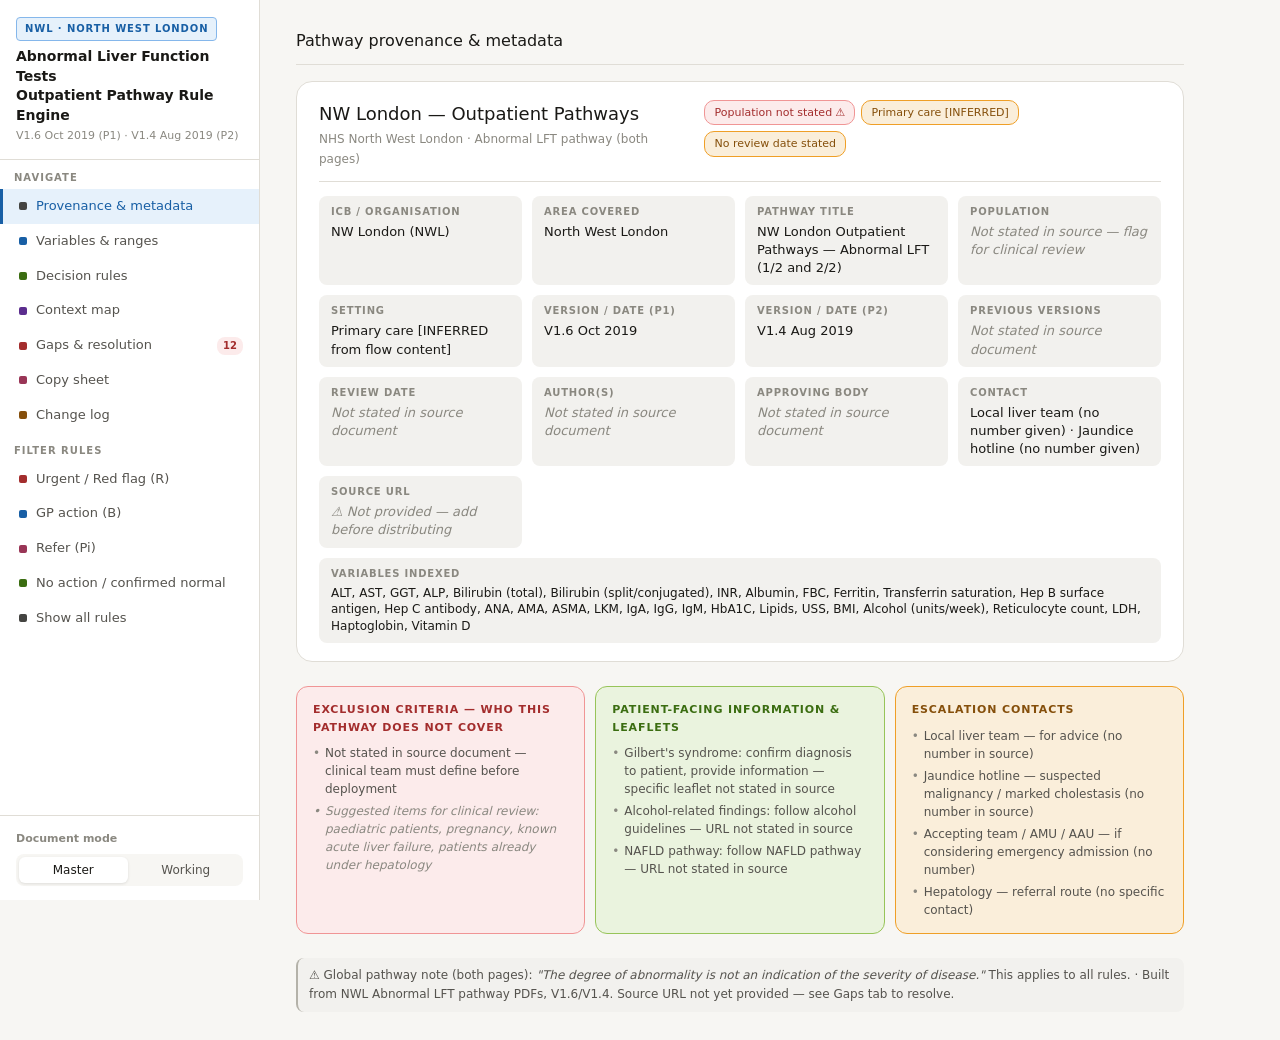
<file: lft_admin.html>
<!DOCTYPE html>
<html lang="en">
<head>
<meta charset="UTF-8">
<meta name="viewport" content="width=device-width, initial-scale=1.0">
<title>NW London — Abnormal LFT Pathway Rule Engine</title>
<style>
:root {
  --bg:#f7f6f3; --surface:#fff; --surface2:#f2f1ee; --surface3:#e8e7e3;
  --border:#e0ddd6; --border2:#c5c1b8;
  --text:#1a1916; --text2:#55534e; --text3:#8a8880;
  --r:#A32D2D; --r-bg:#FCEBEB; --r-bd:#F09595;
  --b:#185FA5; --b-bg:#E6F1FB; --b-bd:#85B7EB;
  --pi:#993556; --pi-bg:#FBEAF0; --pi-bd:#ED93B1;
  --o:#854F0B; --o-bg:#FAEEDA; --o-bd:#EF9F27;
  --g:#3B6D11; --g-bg:#EAF3DE; --g-bd:#97C459;
  --gr:#444441; --gr-bg:#F1EFE8; --gr-bd:#B4B2A9;
  --pu:#5B2D8E; --pu-bg:#F0EAF8; --pu-bd:#B89FD4;
  --rad:8px; --rad-lg:12px; --rad-xl:16px;
  --mono:'Courier New',monospace; --sans:system-ui,-apple-system,sans-serif;
}
*{box-sizing:border-box;margin:0;padding:0;}
body{background:var(--bg);color:var(--text);font-family:var(--sans);font-size:14px;line-height:1.6;min-height:100vh;}
.shell{display:grid;grid-template-columns:260px 1fr;min-height:100vh;}
.side{background:var(--surface);border-right:1px solid var(--border);position:sticky;top:0;height:100vh;overflow-y:auto;display:flex;flex-direction:column;}
.main{padding:28px 36px;max-width:960px;}
/* Sidebar */
.side-top{padding:16px 16px 14px;border-bottom:1px solid var(--border);}
.side-pill{display:inline-block;font-size:10px;font-weight:700;letter-spacing:.09em;text-transform:uppercase;padding:3px 8px;border-radius:4px;background:var(--b-bg);color:var(--b);border:0.5px solid var(--b-bd);margin-bottom:6px;}
.side-title{font-size:14px;font-weight:600;color:var(--text);line-height:1.4;margin-bottom:2px;}
.side-sub{font-size:11px;color:var(--text3);}
.side-sep{padding:10px 14px 3px;font-size:10px;font-weight:700;letter-spacing:.1em;text-transform:uppercase;color:var(--text3);}
.nav{display:flex;align-items:center;gap:9px;padding:7px 16px;cursor:pointer;font-size:13px;color:var(--text2);border-left:3px solid transparent;transition:all .12s;user-select:none;}
.nav:hover{background:var(--bg);color:var(--text);}
.nav.on{background:var(--b-bg);color:var(--b);border-left-color:var(--b);font-weight:500;}
.nav-dot{width:8px;height:8px;border-radius:2px;flex-shrink:0;}
.nav-count{margin-left:auto;font-size:10px;padding:1px 6px;border-radius:8px;font-weight:700;}
.side-foot{margin-top:auto;padding:14px 16px;border-top:1px solid var(--border);}
.mode-row{display:flex;gap:4px;background:var(--bg);border-radius:var(--rad);padding:3px;}
.mode-btn{flex:1;padding:6px 6px;font-size:12px;border:none;border-radius:6px;cursor:pointer;background:transparent;color:var(--text2);font-family:var(--sans);}
.mode-btn.on{background:var(--surface);color:var(--text);font-weight:500;box-shadow:0 1px 3px rgba(0,0,0,.1);}
.edit-notice{display:none;font-size:11px;color:var(--o);margin-top:7px;text-align:center;line-height:1.4;}
.edit-notice.show{display:block;}
/* Page tabs */
.pg-tabs{display:flex;gap:0;border-bottom:1px solid var(--border);margin-bottom:24px;}
.pg-tab{padding:9px 18px;font-size:13px;font-weight:500;cursor:pointer;color:var(--text3);border-bottom:2px solid transparent;margin-bottom:-1px;}
.pg-tab:hover{color:var(--text2);}
.pg-tab.on{color:var(--b);border-bottom-color:var(--b);}
/* Provenance card */
.prov-card{background:var(--surface);border:0.5px solid var(--border);border-radius:var(--rad-xl);padding:18px 22px;margin-bottom:24px;}
.prov-header{display:flex;align-items:flex-start;justify-content:space-between;gap:16px;margin-bottom:14px;padding-bottom:12px;border-bottom:0.5px solid var(--border);}
.prov-org{font-size:18px;font-weight:500;color:var(--text);}
.prov-org-sub{font-size:12px;color:var(--text3);margin-top:2px;}
.prov-badges{display:flex;gap:6px;flex-wrap:wrap;}
.pbadge{font-size:11px;padding:3px 9px;border-radius:10px;font-weight:500;white-space:nowrap;}
.pbadge-warn{background:var(--r-bg);color:var(--r);border:0.5px solid var(--r-bd);}
.pbadge-amber{background:var(--o-bg);color:var(--o);border:0.5px solid var(--o-bd);}
.pbadge-status{background:var(--g-bg);color:var(--g);border:0.5px solid var(--g-bd);}
.prov-grid{display:grid;grid-template-columns:repeat(auto-fit,minmax(180px,1fr));gap:10px;}
.pf{background:var(--surface2);border-radius:var(--rad);padding:8px 12px;}
.pf-label{font-size:10px;font-weight:700;letter-spacing:.08em;text-transform:uppercase;color:var(--text3);margin-bottom:3px;}
.pf-val{font-size:13px;color:var(--text);line-height:1.4;}
.pf-val.ns{color:var(--text3);font-style:italic;}
/* Info band */
.info-band{display:grid;grid-template-columns:1fr 1fr 1fr;gap:10px;margin-bottom:24px;}
.info-box{border-radius:var(--rad-lg);padding:14px 16px;border:0.5px solid;}
.info-box.excl{background:var(--r-bg);border-color:var(--r-bd);}
.info-box.pat{background:var(--g-bg);border-color:var(--g-bd);}
.info-box.esc{background:var(--o-bg);border-color:var(--o-bd);}
.info-box-title{font-size:11px;font-weight:700;letter-spacing:.08em;text-transform:uppercase;margin-bottom:8px;}
.excl .info-box-title{color:var(--r);}
.pat .info-box-title{color:var(--g);}
.esc .info-box-title{color:var(--o);}
.info-box ul{list-style:none;display:flex;flex-direction:column;gap:4px;}
.info-box li{font-size:12px;color:var(--text2);padding-left:12px;position:relative;line-height:1.5;}
.info-box li::before{content:'•';position:absolute;left:0;color:var(--text3);}
/* Tab panels */
.tab-panel{display:none;}
.tab-panel.on{display:block;}
.sec-title{font-size:16px;font-weight:500;color:var(--text);margin:0 0 16px;padding-bottom:10px;border-bottom:1px solid var(--border);}
/* Variables */
.var-grid{display:grid;grid-template-columns:1fr 1fr;gap:10px;margin-bottom:8px;}
.vc{background:var(--surface);border:0.5px solid var(--border);border-radius:var(--rad-lg);overflow:hidden;}
.vc-head{padding:10px 14px 8px;display:flex;align-items:flex-start;justify-content:space-between;gap:8px;}
.vc-code{font-family:var(--mono);font-size:15px;font-weight:600;color:var(--text);}
.vc-full{font-size:11px;color:var(--text3);margin-top:1px;}
.vc-also{font-size:11px;color:var(--text3);font-style:italic;}
.vc-pills{display:flex;gap:5px;padding:7px 14px;border-top:0.5px solid var(--border);background:var(--surface2);flex-wrap:wrap;}
.pill{font-size:11px;padding:3px 8px;border-radius:20px;white-space:nowrap;}
.p-n{background:var(--g-bg);color:var(--g);}
.p-hi{background:var(--r-bg);color:var(--r);}
.p-th{background:var(--o-bg);color:var(--o);}
.p-bin{background:var(--gr-bg);color:var(--gr);}
.p-ctx{background:var(--pu-bg);color:var(--pu);}
.vc-note{padding:6px 14px;font-size:11px;color:var(--text3);border-top:0.5px solid var(--border);font-style:italic;}
.vc-edit{display:none;padding:8px 14px;border-top:0.5px solid var(--border);gap:8px;flex-wrap:wrap;align-items:center;}
.vc-edit.show{display:flex;}
.ef{display:flex;flex-direction:column;gap:2px;}
.ef label{font-size:10px;color:var(--text3);text-transform:uppercase;letter-spacing:.06em;}
.ef input{width:80px;padding:4px 6px;border:0.5px solid var(--border2);border-radius:4px;font-size:12px;font-family:var(--sans);background:var(--surface);color:var(--text);}
.ef input:focus{outline:none;border-color:var(--b);}
.mod-badge{font-size:10px;background:var(--o-bg);color:var(--o);padding:2px 6px;border-radius:10px;border:0.5px solid var(--o-bd);}
.ef input::placeholder{color:var(--text3);font-style:italic;}
/* Editable threshold bands (Working mode) */
.band-edit{display:flex;flex-direction:column;gap:6px;padding:8px 14px;}
.bandrow{display:flex;align-items:center;gap:6px;}
.band-swatch{width:10px;height:10px;border-radius:3px;flex-shrink:0;}
.band-swatch.p-n{background:var(--g);}.band-swatch.p-hi{background:var(--r);}.band-swatch.p-th{background:var(--o);}.band-swatch.p-ctx{background:var(--pu);}
.band-input{flex:1;min-width:120px;padding:4px 7px;border:0.5px solid var(--border2);border-radius:4px;font-size:12px;font-family:var(--sans);background:var(--surface);color:var(--text);}
.band-input:focus{outline:none;border-color:var(--b);}
.band-sel{padding:4px 6px;border:0.5px solid var(--border2);border-radius:4px;font-size:11px;font-family:var(--sans);background:var(--surface);color:var(--text);}
.band-del{width:22px;height:22px;border:0.5px solid var(--border2);border-radius:4px;background:var(--surface);color:var(--text3);cursor:pointer;font-size:14px;line-height:1;flex-shrink:0;}
.band-del:hover{border-color:var(--r);color:var(--r);}
.band-add{align-self:flex-start;font-size:11px;padding:4px 10px;border:0.5px dashed var(--border2);border-radius:4px;background:transparent;color:var(--b);cursor:pointer;font-family:var(--sans);}
.band-add:hover{background:var(--bg);}
/* Rules */
.rule-filter{display:flex;gap:7px;margin-bottom:18px;flex-wrap:wrap;align-items:center;}
.rfbtn{padding:5px 12px;border-radius:20px;border:0.5px solid var(--border2);background:var(--surface);cursor:pointer;font-size:12px;color:var(--text2);font-family:var(--sans);}
.rfbtn:hover{background:var(--bg);}
.rfbtn.on{background:var(--b);color:#fff;border-color:var(--b);}
.srch{flex:1;min-width:150px;padding:6px 12px;border:0.5px solid var(--border2);border-radius:20px;font-size:12px;font-family:var(--sans);background:var(--surface);color:var(--text);}
.srch:focus{outline:none;border-color:var(--b);}
.rb{background:var(--surface);border:0.5px solid var(--border);border-radius:var(--rad-lg);margin-bottom:10px;overflow:hidden;}
.rb-head{display:flex;align-items:center;gap:10px;padding:11px 15px;cursor:pointer;}
.rb-head:hover{background:var(--surface2);}
.rb-step{font-family:var(--mono);font-size:11px;color:var(--text3);min-width:80px;}
.rb-title{flex:1;font-size:13px;font-weight:500;}
.rb-badge{font-size:10px;padding:2px 8px;border-radius:10px;white-space:nowrap;font-weight:600;}
.badge-R{background:var(--r-bg);color:var(--r);border:0.5px solid var(--r-bd);}
.badge-B{background:var(--b-bg);color:var(--b);border:0.5px solid var(--b-bd);}
.badge-Pi{background:var(--pi-bg);color:var(--pi);border:0.5px solid var(--pi-bd);}
.badge-O{background:var(--o-bg);color:var(--o);border:0.5px solid var(--o-bd);}
.badge-G{background:var(--g-bg);color:var(--g);border:0.5px solid var(--g-bd);}
.badge-EXP{background:var(--g-bg);color:var(--g);border:0.5px solid var(--g-bd);font-size:9px;}
.badge-INF{background:var(--o-bg);color:var(--o);border:0.5px solid var(--o-bd);font-size:9px;}
.chev{font-size:10px;color:var(--text3);transition:transform .15s;}
.chev.open{transform:rotate(90deg);}
.rb-body{display:none;border-top:0.5px solid var(--border);}
.rb-body.open{display:block;}
.rb-sec{padding:12px 16px;border-bottom:0.5px solid var(--border);}
.rb-sec:last-child{border-bottom:none;}
.rb-sec-lbl{font-size:10px;font-weight:700;letter-spacing:.08em;text-transform:uppercase;color:var(--text3);margin-bottom:7px;}
/* Logic lines */
.ll{font-size:13px;padding:3px 10px;border-left:2px solid var(--border);color:var(--text2);line-height:1.65;margin:2px 0;}
.ll.IF{border-left-color:var(--b);color:var(--text);}
.ll.AND{border-left-color:var(--g);}
.ll.OR{border-left-color:var(--o);}
.ll.THEN{border-left-color:var(--b);background:var(--b-bg);color:var(--text);font-weight:500;border-radius:0 4px 4px 0;}
.ll.NOT{border-left-color:var(--r);}
.ll.CTX{border-left-color:var(--pu);background:var(--pu-bg);border-radius:0 4px 4px 0;}
.kw{font-weight:700;margin-right:5px;}
.kw-IF{color:var(--b);}
.kw-AND{color:var(--g);}
.kw-OR{color:var(--o);}
.kw-THEN{color:var(--b);}
.kw-NOT{color:var(--r);}
.kw-CTX{color:var(--pu);}
/* Management */
.mgmt-list{list-style:none;display:flex;flex-direction:column;gap:5px;}
.mi{display:flex;align-items:flex-start;gap:9px;font-size:13px;padding:6px 9px;border-radius:var(--rad);}
.mi.p1{background:var(--r-bg);border-left:3px solid var(--r);}
.mi.p2{background:var(--o-bg);border-left:3px solid var(--o-bd);}
.mi.p3{background:var(--b-bg);border-left:3px solid var(--b-bd);}
.mi.p4{background:var(--g-bg);border-left:3px solid var(--g-bd);}
.mi.p5{background:var(--surface2);border-left:3px solid var(--border2);}
.mi.p0{background:var(--g-bg);border-left:3px solid var(--g);}
.mi-pri{font-size:10px;font-weight:700;text-transform:uppercase;letter-spacing:.05em;min-width:78px;padding-top:2px;flex-shrink:0;}
.p1 .mi-pri{color:var(--r);}
.p2 .mi-pri{color:var(--o);}
.p3 .mi-pri{color:var(--b);}
.p4 .mi-pri{color:var(--g);}
.p5 .mi-pri{color:var(--text3);}
.p0 .mi-pri{color:var(--g);}
/* Source trail */
.src-trail{display:flex;flex-direction:column;gap:5px;}
.src-item{font-size:12px;padding:6px 10px;border-radius:var(--rad);border:0.5px solid var(--border);background:var(--surface2);}
.src-item.explicit{border-color:var(--g-bd);background:var(--g-bg);}
.src-item.inferred{border-color:var(--o-bd);background:var(--o-bg);}
.src-label{font-size:10px;font-weight:700;text-transform:uppercase;letter-spacing:.07em;margin-bottom:2px;}
.explicit .src-label{color:var(--g);}
.inferred .src-label{color:var(--o);}
.src-quote{font-size:12px;color:var(--text2);font-style:italic;line-height:1.55;}
/* Repeat flag */
.repeat-flag{display:inline-flex;align-items:center;gap:5px;font-size:11px;padding:3px 8px;border-radius:10px;background:var(--pi-bg);color:var(--pi);border:0.5px solid var(--pi-bd);margin-bottom:7px;}
/* Note */
.note{font-size:12px;color:var(--text2);background:var(--surface2);border-radius:var(--rad);padding:8px 11px;margin-top:8px;line-height:1.6;border-left:2px solid var(--gr-bd);}
/* Copy box */
.cbox{position:relative;margin:6px 0;}
.cbox-content{background:var(--surface2);border:0.5px solid var(--border);border-radius:var(--rad);padding:10px 44px 10px 12px;font-size:12px;color:var(--text);line-height:1.65;white-space:pre-wrap;word-break:break-word;max-height:130px;overflow-y:auto;}
.cbox-btn{position:absolute;top:8px;right:8px;background:var(--surface);border:0.5px solid var(--border2);border-radius:5px;padding:3px 9px;font-size:11px;cursor:pointer;color:var(--text2);font-family:var(--sans);white-space:nowrap;}
.cbox-btn:hover{background:var(--bg);}
.cbox-btn.ok{color:var(--g);border-color:var(--g-bd);}
/* Copy sheet */
.cs-sec{margin-bottom:14px;}
.cs-lbl{font-size:10px;font-weight:700;letter-spacing:.08em;text-transform:uppercase;color:var(--text3);margin-bottom:5px;}
/* Changes */
.ch-item{background:var(--surface);border:0.5px solid var(--border);border-radius:var(--rad);padding:10px 14px;margin-bottom:8px;}
.ch-meta{display:flex;gap:8px;align-items:center;margin-bottom:4px;}
.ch-time{font-family:var(--mono);font-size:11px;color:var(--text3);}
.ch-var{font-weight:500;}
.ch-tag{font-size:10px;padding:2px 6px;border-radius:4px;background:var(--o-bg);color:var(--o);}
.ch-diff{color:var(--text2);font-size:13px;}
.ch-old{text-decoration:line-through;color:var(--text3);margin-right:5px;}
.ch-new{font-weight:500;color:var(--g);}
/* Empty state */
.empty{font-size:13px;color:var(--text3);padding:24px;text-align:center;background:var(--surface);border-radius:var(--rad-lg);border:0.5px solid var(--border);}
/* Admin / user output panel */
.ao-panel{border:0.5px solid var(--b-bd);border-radius:var(--rad-lg);overflow:hidden;margin-top:4px;}
.ao-panel-head{background:var(--b-bg);padding:7px 12px;font-size:10px;font-weight:700;letter-spacing:.08em;text-transform:uppercase;color:var(--b);}
.ao-cols{display:grid;grid-template-columns:1fr 1fr;}
.ao-col{padding:10px 12px;}
.ao-col:first-child{border-right:0.5px solid var(--b-bd);background:var(--surface2);}
.ao-col-lbl{font-size:10px;font-weight:700;text-transform:uppercase;letter-spacing:.07em;color:var(--text3);margin-bottom:4px;}
.ao-locked{font-size:12px;color:var(--text2);line-height:1.55;}
.ao-textarea{width:100%;min-height:54px;padding:5px 8px;border:0.5px solid var(--border2);border-radius:4px;font-size:12px;font-family:var(--sans);background:var(--surface);color:var(--text);resize:vertical;display:none;}
.ao-textarea.show{display:block;}
.ao-placeholder{font-size:12px;color:var(--text3);font-style:italic;}
.ao-save{margin-top:5px;display:none;padding:4px 10px;font-size:11px;border-radius:4px;background:var(--b);color:#fff;border:none;cursor:pointer;font-family:var(--sans);}
.ao-save.show{display:inline-block;}
.ao-preview{padding:10px 12px;border-top:0.5px solid var(--b-bd);background:#fff;}
.ao-preview-lbl{font-size:10px;font-weight:700;text-transform:uppercase;letter-spacing:.07em;color:var(--text3);margin-bottom:4px;}
.ao-preview-text{font-size:12px;color:var(--text);line-height:1.55;}
.ao-link{display:inline-block;font-size:11px;color:var(--b);margin-top:4px;}
/* Context warning */
.ctx-warn{background:var(--pu-bg);border:0.5px solid var(--pu-bd);border-radius:var(--rad);padding:8px 11px;font-size:12px;color:var(--pu);margin-top:6px;line-height:1.6;}
.ctx-warn strong{display:block;margin-bottom:2px;}
/* ═══ GAPS TAB ═══ */
.gap-summary{display:grid;grid-template-columns:repeat(4,1fr);gap:8px;margin-bottom:20px;}
.gap-stat{background:var(--surface);border:0.5px solid var(--border);border-radius:var(--rad-lg);padding:12px 14px;text-align:center;}
.gap-stat-n{font-size:24px;font-weight:600;margin-bottom:2px;}
.gap-stat-l{font-size:11px;color:var(--text3);}
.gap-open .gap-stat-n{color:var(--r);}
.gap-resolved .gap-stat-n{color:var(--g);}
.gap-partial .gap-stat-n{color:var(--o);}
.gap-total .gap-stat-n{color:var(--b);}
.gap-item{background:var(--surface);border:0.5px solid var(--border);border-radius:var(--rad-lg);margin-bottom:10px;overflow:hidden;}
.gap-head{display:flex;align-items:center;gap:10px;padding:11px 15px;cursor:pointer;}
.gap-head:hover{background:var(--surface2);}
.gap-type{font-size:10px;font-weight:700;text-transform:uppercase;letter-spacing:.07em;padding:2px 8px;border-radius:10px;white-space:nowrap;}
.gt-contact{background:var(--o-bg);color:var(--o);border:0.5px solid var(--o-bd);}
.gt-metadata{background:var(--b-bg);color:var(--b);border:0.5px solid var(--b-bd);}
.gt-exclusion{background:var(--r-bg);color:var(--r);border:0.5px solid var(--r-bd);}
.gt-url{background:var(--pi-bg);color:var(--pi);border:0.5px solid var(--pi-bd);}
.gt-population{background:var(--r-bg);color:var(--r);border:0.5px solid var(--r-bd);}
.gap-title{flex:1;font-size:13px;font-weight:500;}
.gap-status{font-size:10px;font-weight:700;padding:2px 8px;border-radius:10px;}
.status-open{background:var(--r-bg);color:var(--r);border:0.5px solid var(--r-bd);}
.status-resolved{background:var(--g-bg);color:var(--g);border:0.5px solid var(--g-bd);}
.status-partial{background:var(--o-bg);color:var(--o);border:0.5px solid var(--o-bd);}
.gap-body{display:none;border-top:0.5px solid var(--border);padding:0;}
.gap-body.open{display:block;}
.gap-row{display:grid;grid-template-columns:1fr 1fr;border-bottom:0.5px solid var(--border);}
.gap-row:last-child{border-bottom:none;}
.gap-col{padding:12px 14px;}
.gap-col:first-child{background:var(--surface2);border-right:0.5px solid var(--border);}
.gap-col-lbl{font-size:10px;font-weight:700;text-transform:uppercase;letter-spacing:.07em;color:var(--text3);margin-bottom:5px;}
.gap-source-text{font-size:12px;color:var(--text2);font-style:italic;line-height:1.6;}
.gap-instruction-area{font-size:12px;color:var(--text2);line-height:1.6;}
.gap-textarea{width:100%;min-height:60px;padding:6px 8px;border:0.5px solid var(--border2);border-radius:4px;font-size:12px;font-family:var(--sans);background:var(--surface);color:var(--text);resize:vertical;display:none;}
.gap-textarea.show{display:block;}
.gap-placeholder{font-size:12px;color:var(--text3);font-style:italic;}
.gap-actions{display:flex;gap:6px;margin-top:6px;display:none;}
.gap-actions.show{display:flex;}
.gap-btn{padding:4px 12px;font-size:11px;border-radius:4px;border:0.5px solid;cursor:pointer;font-family:var(--sans);}
.gap-btn-save{background:var(--b);color:#fff;border-color:var(--b);}
.gap-btn-resolve{background:var(--g-bg);color:var(--g);border-color:var(--g-bd);}
.gap-btn-partial{background:var(--o-bg);color:var(--o);border-color:var(--o-bd);}
.gap-log{padding:8px 14px;font-size:11px;color:var(--text3);border-top:0.5px solid var(--border);background:var(--surface2);}
.gap-log span{font-family:var(--mono);}
.gap-filter-row{display:flex;gap:7px;margin-bottom:16px;flex-wrap:wrap;}
/* Context map */
.ctx-map-table{width:100%;border-collapse:collapse;font-size:13px;margin-bottom:20px;}
.ctx-map-table th{background:var(--b);color:#fff;padding:8px 12px;text-align:left;font-size:11px;font-weight:600;}
.ctx-map-table td{padding:8px 12px;border-bottom:0.5px solid var(--border);vertical-align:top;}
.ctx-map-table tr:hover td{background:var(--surface2);}
.ctx-detail{background:var(--pu-bg);border:0.5px solid var(--pu-bd);border-radius:var(--rad-lg);margin-bottom:12px;overflow:hidden;}
.ctx-detail-head{background:var(--pu);color:#fff;padding:9px 14px;font-size:13px;font-weight:500;}
.ctx-detail-body{padding:12px 14px;}
</style>
</head>
<body>
<div class="shell">

<!-- ═══ SIDEBAR ═══ -->
<div class="side">
  <div class="side-top">
    <div class="side-pill">NWL · North West London</div>
    <div class="side-title">Abnormal Liver Function Tests<br>Outpatient Pathway Rule Engine</div>
    <div class="side-sub">V1.6 Oct 2019 (P1) · V1.4 Aug 2019 (P2)</div>
  </div>

  <div class="side-sep">Navigate</div>
  <div class="nav on" id="n-prov" onclick="showTab('prov',this)"><div class="nav-dot" style="background:var(--gr)"></div>Provenance &amp; metadata</div>
  <div class="nav" id="n-vars" onclick="showTab('vars',this)"><div class="nav-dot" style="background:var(--b)"></div>Variables &amp; ranges</div>
  <div class="nav" id="n-rules" onclick="showTab('rules',this)"><div class="nav-dot" style="background:var(--g)"></div>Decision rules</div>
  <div class="nav" id="n-ctx" onclick="showTab('ctx',this)"><div class="nav-dot" style="background:var(--pu)"></div>Context map</div>
  <div class="nav" id="n-gaps" onclick="showTab('gaps',this)"><div class="nav-dot" style="background:var(--r)"></div>Gaps &amp; resolution <span class="nav-count" id="gaps-count" style="background:var(--r-bg);color:var(--r)"></span></div>
  <div class="nav" id="n-copy" onclick="showTab('copy',this)"><div class="nav-dot" style="background:var(--pi)"></div>Copy sheet</div>
  <div class="nav" id="n-changes" onclick="showTab('changes',this)"><div class="nav-dot" style="background:var(--o)"></div>Change log</div>

  <div class="side-sep">Filter rules</div>
  <div class="nav" onclick="setFilter('urgent')"><div class="nav-dot" style="background:var(--r)"></div>Urgent / Red flag (R)</div>
  <div class="nav" onclick="setFilter('gp')"><div class="nav-dot" style="background:var(--b)"></div>GP action (B)</div>
  <div class="nav" onclick="setFilter('refer')"><div class="nav-dot" style="background:var(--pi)"></div>Refer (Pi)</div>
  <div class="nav" onclick="setFilter('noaction')"><div class="nav-dot" style="background:var(--g)"></div>No action / confirmed normal</div>
  <div class="nav" onclick="setFilter('all')"><div class="nav-dot" style="background:var(--gr)"></div>Show all rules</div>

  <div class="side-foot">
    <div style="font-size:11px;color:var(--text3);margin-bottom:6px;font-weight:600;">Document mode</div>
    <div class="mode-row">
      <button class="mode-btn on" id="btn-m" onclick="setMode('master')">Master</button>
      <button class="mode-btn" id="btn-w" onclick="setMode('working')">Working</button>
    </div>
    <div class="edit-notice" id="edit-notice">✏ Working copy — edits tracked</div>
  </div>
</div>

<!-- ═══ MAIN ═══ -->
<div class="main">

<!-- PROVENANCE TAB -->
<div class="tab-panel on" id="tab-prov">
  <div class="sec-title">Pathway provenance &amp; metadata</div>
  <div class="prov-card">
    <div class="prov-header">
      <div>
        <div class="prov-org">NW London — Outpatient Pathways</div>
        <div class="prov-org-sub">NHS North West London · Abnormal LFT pathway (both pages)</div>
      </div>
      <div class="prov-badges">
        <span class="pbadge pbadge-warn">Population not stated ⚠</span>
        <span class="pbadge pbadge-amber">Primary care [INFERRED]</span>
        <span class="pbadge pbadge-amber">No review date stated</span>
      </div>
    </div>
    <div class="prov-grid">
      <div class="pf"><div class="pf-label">ICB / Organisation</div><div class="pf-val">NW London (NWL)</div></div>
      <div class="pf"><div class="pf-label">Area covered</div><div class="pf-val">North West London</div></div>
      <div class="pf"><div class="pf-label">Pathway title</div><div class="pf-val">NW London Outpatient Pathways — Abnormal LFT (1/2 and 2/2)</div></div>
      <div class="pf"><div class="pf-label">Population</div><div class="pf-val ns">Not stated in source — flag for clinical review</div></div>
      <div class="pf"><div class="pf-label">Setting</div><div class="pf-val">Primary care [INFERRED from flow content]</div></div>
      <div class="pf"><div class="pf-label">Version / date (P1)</div><div class="pf-val">V1.6 Oct 2019</div></div>
      <div class="pf"><div class="pf-label">Version / date (P2)</div><div class="pf-val">V1.4 Aug 2019</div></div>
      <div class="pf"><div class="pf-label">Previous versions</div><div class="pf-val ns">Not stated in source document</div></div>
      <div class="pf"><div class="pf-label">Review date</div><div class="pf-val ns">Not stated in source document</div></div>
      <div class="pf"><div class="pf-label">Author(s)</div><div class="pf-val ns">Not stated in source document</div></div>
      <div class="pf"><div class="pf-label">Approving body</div><div class="pf-val ns">Not stated in source document</div></div>
      <div class="pf"><div class="pf-label">Contact</div><div class="pf-val">Local liver team (no number given) · Jaundice hotline (no number given)</div></div>
      <div class="pf"><div class="pf-label">Source URL</div><div class="pf-val ns" id="prov-url">⚠ Not provided — add before distributing</div></div>
      <div class="pf" style="grid-column:1/-1"><div class="pf-label">Variables indexed</div><div class="pf-val" style="font-size:12px;">ALT, AST, GGT, ALP, Bilirubin (total), Bilirubin (split/conjugated), INR, Albumin, FBC, Ferritin, Transferrin saturation, Hep B surface antigen, Hep C antibody, ANA, AMA, ASMA, LKM, IgA, IgG, IgM, HbA1C, Lipids, USS, BMI, Alcohol (units/week), Reticulocyte count, LDH, Haptoglobin, Vitamin D</div></div>
    </div>
  </div>

  <div class="info-band">
    <div class="info-box excl">
      <div class="info-box-title">Exclusion criteria — who this pathway does NOT cover</div>
      <ul>
        <li>Not stated in source document — clinical team must define before deployment</li>
        <li style="font-style:italic;color:var(--text3)">Suggested items for clinical review: paediatric patients, pregnancy, known acute liver failure, patients already under hepatology</li>
      </ul>
    </div>
    <div class="info-box pat">
      <div class="info-box-title">Patient-facing information &amp; leaflets</div>
      <ul>
        <li>Gilbert's syndrome: confirm diagnosis to patient, provide information — specific leaflet not stated in source</li>
        <li>Alcohol-related findings: follow alcohol guidelines — URL not stated in source</li>
        <li>NAFLD pathway: follow NAFLD pathway — URL not stated in source</li>
      </ul>
    </div>
    <div class="info-box esc">
      <div class="info-box-title">Escalation contacts</div>
      <ul>
        <li>Local liver team — for advice (no number in source)</li>
        <li>Jaundice hotline — suspected malignancy / marked cholestasis (no number in source)</li>
        <li>Accepting team / AMU / AAU — if considering emergency admission (no number)</li>
        <li>Hepatology — referral route (no specific contact)</li>
      </ul>
    </div>
  </div>

  <div class="note">⚠ Global pathway note (both pages): <em>"The degree of abnormality is not an indication of the severity of disease."</em> This applies to all rules. · Built from NWL Abnormal LFT pathway PDFs, V1.6/V1.4. Source URL not yet provided — see Gaps tab to resolve.</div>
</div>

<!-- VARIABLES TAB -->
<div class="tab-panel" id="tab-vars">
  <div class="pg-tabs">
    <div class="pg-tab on" id="vt1" onclick="showVarPage(1,this)">Page 1 — Hepatic / Hepatitic algorithm</div>
    <div class="pg-tab" id="vt2" onclick="showVarPage(2,this)">Page 2 — Cholestatic / ALP &amp; GGT</div>
  </div>
  <div class="sec-title" id="vars-title">Variables — Page 1: Hepatic / Hepatitic algorithm</div>
  <p style="font-size:13px;color:var(--text2);margin-bottom:16px;">All measurable values, serology, and imaging outcomes used in this pathway. In <strong>Working</strong> mode (passcode-gated), the normal range and the threshold bands of every variable become editable — every change is tracked in the Change Log and can be reset to master.</p>
  <div class="var-grid" id="var-grid"></div>
</div>

<!-- RULES TAB -->
<div class="tab-panel" id="tab-rules">
  <div class="pg-tabs">
    <div class="pg-tab on" id="rt1" onclick="showRulePage(1,this)">Page 1 — Hepatic / Hepatitic algorithm</div>
    <div class="pg-tab" id="rt2" onclick="showRulePage(2,this)">Page 2 — Cholestatic / ALP &amp; GGT</div>
  </div>
  <div class="rule-filter">
    <input class="srch" id="rule-srch" placeholder="Search rules..." oninput="renderRules()"/>
    <button class="rfbtn on" onclick="setFilterBtn(this,'all')">All</button>
    <button class="rfbtn" onclick="setFilterBtn(this,'urgent')">Urgent (R)</button>
    <button class="rfbtn" onclick="setFilterBtn(this,'gp')">GP action (B)</button>
    <button class="rfbtn" onclick="setFilterBtn(this,'refer')">Refer (Pi)</button>
    <button class="rfbtn" onclick="setFilterBtn(this,'noaction')">No action (G)</button>
  </div>
  <div id="rules-container"></div>
</div>

<!-- CONTEXT MAP TAB -->
<div class="tab-panel" id="tab-ctx">
  <div class="sec-title">Context map — variables that require additional context</div>
  <p style="font-size:13px;color:var(--text2);margin-bottom:16px;">Variables the source document explicitly states cannot be interpreted without knowing another variable or condition first. All entries are derived from the PDF — none are added from clinical knowledge.</p>
  <table class="ctx-map-table">
    <thead><tr><th>Variable</th><th>Depends on</th><th>Type</th><th>PDF source step</th></tr></thead>
    <tbody>
      <tr><td><strong>ALP</strong></td><td>GGT</td><td>Paired variable</td><td>Page 2 — explicitly stated: raised ALP requires GGT to determine liver vs bone aetiology</td></tr>
      <tr><td><strong>Bilirubin (split)</strong></td><td>Fasting status of sample</td><td>Collection condition</td><td>Page 1 — "Repeat LFTs with split bilirubin and FBC" — fasting required for Gilbert's confirmation</td></tr>
      <tr><td><strong>ALT (raised)</strong></td><td>First vs repeat occurrence</td><td>Occurrence</td><td>Page 1 — "ALT and/or AST remain abnormal" branch implies first vs repeat distinction</td></tr>
      <tr><td><strong>Transferrin saturation</strong></td><td>Ferritin (must be elevated)</td><td>Paired variable</td><td>Pages 1 &amp; 2 — "Transferrin saturation (for elevated ferritin only)"</td></tr>
    </tbody>
  </table>

  <div class="ctx-detail">
    <div class="ctx-detail-head">ALP — requires GGT (Paired variable) · Source: Page 2 · EXPLICIT</div>
    <div class="ctx-detail-body">
      <div class="src-item explicit" style="margin-bottom:10px"><div class="src-label">Explicitly stated in PDF</div><div class="src-quote">"Isolated cholestatic liver enzymes and not bone related: ALP and GGT. Isolated ALP: Consider drug or bone causes including Vit D deficiency."</div></div>
      <div class="ll IF"><span class="kw kw-IF">IF</span>ALP is raised</div>
      <div class="ll CTX"><span class="kw kw-CTX">CONTEXT REQUIRED</span>GGT must be checked before ALP can be interpreted in this pathway</div>
      <div style="margin-left:16px">
        <div class="ll IF"><span class="kw kw-IF">IF</span>GGT also raised → liver aetiology → proceed to liver aetiology screen</div>
        <div class="ll IF"><span class="kw kw-IF">IF</span>GGT NOT raised → bone/drug aetiology → consider bone causes including Vitamin D deficiency</div>
      </div>
    </div>
  </div>

  <div class="ctx-detail">
    <div class="ctx-detail-head">Bilirubin (split) — requires fasting sample (Collection condition) · Source: Page 1 · EXPLICIT</div>
    <div class="ctx-detail-body">
      <div class="src-item explicit" style="margin-bottom:10px"><div class="src-label">Explicitly stated in PDF</div><div class="src-quote">"Repeat LFTs with split bilirubin and FBC"</div></div>
      <div class="ll IF"><span class="kw kw-IF">IF</span>bilirubin raised in isolation</div>
      <div class="ll CTX"><span class="kw kw-CTX">CONTEXT REQUIRED</span>Was the repeat sample fasting?</div>
      <div style="margin-left:16px">
        <div class="ll IF"><span class="kw kw-IF">IF</span>fasting sample → result interpretable for Gilbert's confirmation</div>
        <div class="ll IF"><span class="kw kw-IF">IF</span>NOT fasting → result not interpretable — repeat as fasting sample</div>
      </div>
    </div>
  </div>

  <div class="ctx-detail">
    <div class="ctx-detail-head">ALT (raised) — first vs repeat occurrence · Source: Page 1 · INFERRED from flow</div>
    <div class="ctx-detail-body">
      <div class="src-item inferred" style="margin-bottom:10px"><div class="src-label">Inferred from flow diagram</div><div class="src-quote">"ALT and/or AST remain abnormal → Refer to hepatology" — the word "remain" implies a repeat result, distinguishing first from subsequent.</div></div>
      <div class="ll IF"><span class="kw kw-IF">IF</span>ALT/AST raised</div>
      <div class="ll CTX"><span class="kw kw-CTX">CONTEXT REQUIRED</span>Is this the first abnormal result or a confirmed repeat?</div>
      <div style="margin-left:16px">
        <div class="ll IF"><span class="kw kw-IF">IF</span>first occurrence → proceed to aetiology screen</div>
        <div class="ll IF"><span class="kw kw-IF">IF</span>screen normal AND enzymes remain abnormal on repeat → refer to hepatology</div>
      </div>
    </div>
  </div>

  <div class="ctx-detail">
    <div class="ctx-detail-head">Transferrin saturation — only if ferritin elevated (Paired variable) · Source: Pages 1 &amp; 2 · EXPLICIT</div>
    <div class="ctx-detail-body">
      <div class="src-item explicit" style="margin-bottom:10px"><div class="src-label">Explicitly stated in PDF</div><div class="src-quote">"Transferrin saturation (for elevated ferritin only)"</div></div>
      <div class="ll IF"><span class="kw kw-IF">IF</span>ferritin is elevated</div>
      <div class="ll CTX"><span class="kw kw-CTX">CONTEXT REQUIRED</span>Only then is transferrin saturation ordered and interpretable</div>
      <div style="margin-left:16px">
        <div class="ll IF"><span class="kw kw-IF">IF</span>ferritin elevated → request transferrin saturation</div>
        <div class="ll IF"><span class="kw kw-IF">IF</span>ferritin normal → do NOT request transferrin saturation</div>
      </div>
    </div>
  </div>
</div>

<!-- GAPS TAB -->
<div class="tab-panel" id="tab-gaps">
  <div class="sec-title">Gaps &amp; resolution — flagged items from source document</div>
  <p style="font-size:13px;color:var(--text2);margin-bottom:16px;">
    Items the system could not extract from the PDF are listed here. Switch to <strong>Working mode</strong> to add your local information, mark items as resolved or partially resolved, and record when and how each gap was filled. All entries are timestamped and appear in the Change Log.
  </p>
  <div class="gap-summary">
    <div class="gap-stat gap-open"><div class="gap-stat-n" id="gs-open">—</div><div class="gap-stat-l">Open gaps</div></div>
    <div class="gap-stat gap-partial"><div class="gap-stat-n" id="gs-partial">—</div><div class="gap-stat-l">Partially resolved</div></div>
    <div class="gap-stat gap-resolved"><div class="gap-stat-n" id="gs-resolved">—</div><div class="gap-stat-l">Fully resolved</div></div>
    <div class="gap-stat gap-total"><div class="gap-stat-n" id="gs-total">—</div><div class="gap-stat-l">Total gaps</div></div>
  </div>
  <div class="gap-filter-row">
    <button class="rfbtn on" onclick="setGapFilter('all',this)">All gaps</button>
    <button class="rfbtn" onclick="setGapFilter('open',this)">Open only</button>
    <button class="rfbtn" onclick="setGapFilter('partial',this)">Partial</button>
    <button class="rfbtn" onclick="setGapFilter('resolved',this)">Resolved</button>
  </div>
  <div id="gaps-container"></div>
</div>

<!-- COPY SHEET TAB -->
<div class="tab-panel" id="tab-copy">
  <div class="sec-title">Copy sheet</div>
  <p style="font-size:13px;color:var(--text2);margin-bottom:20px;">Every rule and variable as a plain-text copy box. Click Copy on any box to copy to clipboard — ready to paste into clinical systems, referral letters, or documentation.</p>
  <div id="copy-container"></div>
</div>

<!-- CHANGE LOG TAB -->
<div class="tab-panel" id="tab-changes">
  <div class="sec-title">Change log — working copy vs master</div>
  <p style="font-size:13px;color:var(--text2);margin-bottom:20px;">All modifications made in Working mode are recorded here. Master values are preserved. Switch to Working mode to begin editing.</p>
  <div id="changes-container"><div class="empty">No changes yet. Switch to Working mode to edit variable ranges, local instructions, or gaps.</div></div>
</div>

</div><!-- /main -->
</div><!-- /shell -->

<!-- Shared ResultDoctor master admin engine (editable thresholds/bands,
     working copy, Change Log, passcode gate). Reused by every pathway admin. -->
<script src="pathwayAdmin.js"></script>
<script>
// ═══════════════════════════════════════════════
// DATA
// ═══════════════════════════════════════════════

const PROVENANCE = {
  icb:'NW London (NWL)', area:'North West London',
  title:'NW London Outpatient Pathways — Abnormal LFT (1/2 and 2/2)',
  population:'Not stated in source — flag for clinical review',
  setting:'Primary care [INFERRED]',
  version:'V1.6 Oct 2019 (Page 1) / V1.4 Aug 2019 (Page 2)',
  reviewDate:'Not stated in source document',
  authors:'Not stated in source document',
  approvingBody:'Not stated in source document',
  contact:'Local liver team (no number) · Jaundice hotline (no number)',
  sourceURL:'⚠ NOT PROVIDED — add before distributing',
};

// ── VARIABLES PAGE 1 ──────────────────────────
const VARS_P1 = [
  { code:'ALT', full:'Alanine Aminotransferase', also:'SGPT, alanine transaminase, hepatic enzyme', type:'enzyme', unit:'IU/L',
    normalHigh:null, low:null,
    thresholds:[{l:'Normal',c:'p-n'},{l:'Raised — hepatitic pattern',c:'p-hi'}],
    note:'Raised ALT (with or without AST) initiates the hepatic pathway. "The degree of abnormality is not an indication of the severity of disease."',
    ctx:'CONTEXT REQUIRED: first vs repeat occurrence (see Context Map)' },

  { code:'AST', full:'Aspartate Aminotransferase', also:'SGOT, serum glutamic-oxaloacetic transaminase', type:'enzyme', unit:'IU/L',
    normalHigh:null, low:null,
    thresholds:[{l:'Normal',c:'p-n'},{l:'Raised — hepatitic pattern',c:'p-hi'}],
    note:'Raised AST alongside ALT triggers the hepatic pathway. Also in the repeat aetiology screen panel.',
    ctx:null },

  { code:'GGT', full:'Gamma-Glutamyl Transferase', also:'Gamma-GT, γ-GT, GGT', type:'enzyme', unit:'IU/L',
    normalHigh:null, low:null,
    thresholds:[{l:'Normal',c:'p-n'},{l:'Raised — see context',c:'p-th'}],
    note:'Part of the repeat aetiology screen. On Page 2, used as the key discriminator for raised ALP (liver vs bone).',
    ctx:'CONTEXT REQUIRED: paired with ALP on Page 2 (see Context Map)' },

  { code:'Bilirubin (total)', full:'Total Serum Bilirubin', also:'TBil, serum bilirubin, total bili', type:'pigment', unit:'µmol/L',
    normalHigh:null, low:null,
    thresholds:[{l:'Normal',c:'p-n'},{l:'Isolated raised (others normal)',c:'p-th'},{l:'Jaundice → synthetic failure check',c:'p-hi'}],
    note:'Jaundice is a synthetic failure criterion. Isolated raised bilirubin with normal other LFTs triggers the Gilbert\'s/haemolysis sub-pathway.',
    ctx:null },

  { code:'Bilirubin (split)', full:'Fractionated / Split Bilirubin', also:'Conjugated bilirubin, unconjugated bilirubin, direct/indirect bilirubin', type:'pigment', unit:'µmol/L + %',
    normalHigh:null, low:null,
    thresholds:[{l:'Conjugated <20% total → supports Gilbert\'s',c:'p-n'},{l:'Conjugated ≥20% total → not Gilbert\'s',c:'p-hi'}],
    note:'Required for Gilbert\'s confirmation. The 20% conjugated fraction threshold and total bilirubin <85 µmol/L are the diagnostic criteria stated in the PDF.',
    ctx:'CONTEXT REQUIRED: sample must be fasting (see Context Map)' },

  { code:'INR', full:'International Normalised Ratio', also:'Prothrombin time ratio, PT/INR, clotting', type:'coagulation', unit:'ratio',
    normalHigh:null, low:null,
    thresholds:[{l:'Normal',c:'p-n'},{l:'Prolonged → synthetic failure criterion',c:'p-hi'}],
    note:'Prolonged INR is one of three synthetic failure criteria (with jaundice and low albumin). Threshold not specified in source.',
    ctx:null },

  { code:'Albumin', full:'Serum Albumin', also:'Alb, serum protein', type:'protein', unit:'g/L',
    normalHigh:null, low:null,
    thresholds:[{l:'Normal',c:'p-n'},{l:'Low → synthetic failure criterion',c:'p-hi'}],
    note:'Low albumin is a synthetic failure criterion. Threshold not specified in source.',
    ctx:null },

  { code:'FBC', full:'Full Blood Count', also:'CBC, complete blood count, blood count', type:'haematology', unit:'multiple',
    normalHigh:null, low:null,
    thresholds:[{l:'Normal FBC → supports Gilbert\'s',c:'p-n'},{l:'Abnormal → haemolysis / other',c:'p-th'}],
    note:'In the liver aetiology screen and repeat panel. Normal FBC / no haemolysis is a diagnostic criterion for Gilbert\'s syndrome.',
    ctx:null },

  { code:'Ferritin', full:'Serum Ferritin', also:'Iron stores, serum ferritin', type:'metabolic', unit:'µg/L',
    normalHigh:null, low:null,
    thresholds:[{l:'Normal',c:'p-n'},{l:'Elevated → add transferrin saturation',c:'p-hi'}],
    note:'Included in the aetiology screen. If elevated, transferrin saturation must also be tested. "Transferrin saturation (for elevated ferritin only)."',
    ctx:'CONTEXT REQUIRED: if elevated, pair with transferrin saturation' },

  { code:'Transferrin sat', full:'Transferrin Saturation', also:'TfSat, iron saturation, % saturation', type:'metabolic', unit:'%',
    normalHigh:null, low:null,
    thresholds:[{l:'Only ordered/interpretable if ferritin elevated',c:'p-ctx'}],
    note:'"Transferrin saturation (for elevated ferritin only)" — conditional test.',
    ctx:'CONTEXT REQUIRED: only valid if ferritin is also elevated (see Context Map)' },

  { code:'Hep B sAg', full:'Hepatitis B Surface Antigen', also:'HBsAg, Hepatitis B antigen, Hep B screen', type:'serology', unit:'Pos/Neg',
    normalHigh:null, low:null,
    thresholds:[{l:'Negative — normal',c:'p-n'},{l:'Positive → positive aetiology screen',c:'p-hi'}],
    note:'Part of the liver aetiology screen on both pages.',
    ctx:null },

  { code:'Hep C Ab', full:'Hepatitis C Antibody', also:'HCV antibody, anti-HCV, Hep C screen', type:'serology', unit:'Pos/Neg',
    normalHigh:null, low:null,
    thresholds:[{l:'Negative — normal',c:'p-n'},{l:'Positive → positive aetiology screen',c:'p-hi'}],
    note:'Part of the liver aetiology screen on both pages.',
    ctx:null },

  { code:'Autoantibodies', full:'Autoimmune screen: ANA, AMA, ASMA, LKM', also:'Anti-nuclear antibody, anti-mitochondrial antibody, anti-smooth muscle Ab, LKM1', type:'serology', unit:'Pos/Neg',
    normalHigh:null, low:null,
    thresholds:[{l:'Negative',c:'p-n'},{l:'Positive → positive aetiology screen',c:'p-th'}],
    note:'Four autoantibodies listed as a single screen panel item in both aetiology screens.',
    ctx:null },

  { code:'Immunoglobulins', full:'Immunoglobulins: IgA, IgG, IgM', also:'Igs, serum immunoglobulins, globulins', type:'protein', unit:'g/L',
    normalHigh:null, low:null,
    thresholds:[{l:'Normal',c:'p-n'},{l:'Abnormal → positive aetiology screen',c:'p-th'}],
    note:'IgA, IgG, IgM listed as a single screen panel item. Unit not specified in source.',
    ctx:null },

  { code:'HbA1C', full:'Glycated Haemoglobin', also:'HbA1c, glycosylated Hb, diabetic marker', type:'metabolic', unit:'mmol/mol',
    normalHigh:null, low:null,
    thresholds:[{l:'Only if no recent result',c:'p-ctx'}],
    note:'"HbA1C (if no recent results)" — conditional test in both aetiology screens.',
    ctx:null },

  { code:'Lipids', full:'Fasting Lipid Profile', also:'Cholesterol, lipid panel, dyslipidaemia', type:'metabolic', unit:'mmol/L',
    normalHigh:null, low:null,
    thresholds:[{l:'Only if no recent result',c:'p-ctx'}],
    note:'"Lipids (if no recent results)" — conditional test in Page 1 aetiology screen only.',
    ctx:null },

  { code:'USS', full:'Ultrasound Scan (liver/abdomen)', also:'Ultrasound, abdominal USS, liver USS', type:'imaging', unit:'categorical',
    normalHigh:null, low:null,
    thresholds:[{l:'Normal',c:'p-n'},{l:'Fatty liver changes — NAFLD pattern',c:'p-th'},{l:'Abnormal (not NAFLD)',c:'p-hi'}],
    note:'USS is part of both aetiology screens. Outcome (normal / fatty / abnormal) directly determines the management branch.',
    ctx:null },

  { code:'BMI', full:'Body Mass Index', also:'Body mass, weight category, obesity', type:'anthropometric', unit:'kg/m²',
    normalHigh:25, low:null,
    thresholds:[{l:'BMI ≤25',c:'p-n'},{l:'BMI >25 → NAFLD risk factor',c:'p-th'}],
    note:'BMI >25 is one of four NAFLD risk factors listed on Page 1.',
    ctx:null },

  { code:'Alcohol (u/wk)', full:'Alcohol consumption (units per week)', also:'Units per week, alcohol history, AUDIT', type:'history', unit:'units/wk',
    normalHigh:14, low:null,
    thresholds:[{l:'≤14 units/week',c:'p-n'},{l:'>14 units/week → alcohol cause',c:'p-hi'}],
    note:'"Alcohol history (>14 units/week)" is the first item in the initial history checklist. Threshold is explicitly stated.',
    ctx:null },

  { code:'Reticulocytes', full:'Reticulocyte Count', also:'Retics, reticulocyte count', type:'haematology', unit:'×10⁹/L',
    normalHigh:null, low:null,
    thresholds:[{l:'Raised → consider haemolysis',c:'p-th'}],
    note:'"Consider reticulocyte count, LDH, haptoglobin" — listed as optional tests to consider when haemolysis is suspected.',
    ctx:null },

  { code:'LDH', full:'Lactate Dehydrogenase', also:'Lactate dehydrogenase, LD', type:'enzyme', unit:'IU/L',
    normalHigh:null, low:null,
    thresholds:[{l:'Elevated → consider haemolysis',c:'p-th'}],
    note:'Listed alongside reticulocytes and haptoglobin as haemolysis markers. Optional, consider only if haemolysis suspected.',
    ctx:null },

  { code:'Haptoglobin', full:'Serum Haptoglobin', also:'Hp, serum haptoglobin', type:'protein', unit:'g/L',
    normalHigh:null, low:null,
    thresholds:[{l:'Low → consider haemolysis',c:'p-th'}],
    note:'Listed as haemolysis marker. Optional. Unit not specified in source.',
    ctx:null },
];

// ── VARIABLES PAGE 2 ──────────────────────────
const VARS_P2 = [
  { code:'ALP', full:'Alkaline Phosphatase', also:'Alk phos, alkaline phosphatase', type:'enzyme', unit:'IU/L',
    normalHigh:null, low:null,
    thresholds:[{l:'Normal',c:'p-n'},{l:'Raised ALP only (isolated)',c:'p-th'},{l:'Raised ALP + GGT → liver',c:'p-hi'}],
    note:'On Page 2, isolated ALP suggests drug or bone cause. ALP + GGT raised suggests liver aetiology. Cannot be interpreted without GGT.',
    ctx:'CONTEXT REQUIRED: must check GGT before interpreting ALP (see Context Map)' },

  { code:'GGT (P2)', full:'Gamma-Glutamyl Transferase (Page 2 use)', also:'GGT, Gamma-GT, γ-GT', type:'enzyme', unit:'IU/L',
    normalHigh:null, low:null,
    thresholds:[{l:'Normal + raised ALP → bone/drug cause',c:'p-th'},{l:'Raised + raised ALP → liver aetiology',c:'p-hi'},{l:'Isolated raised GGT → alcohol/metabolic',c:'p-th'}],
    note:'On Page 2 GGT performs two roles: (1) discriminator for raised ALP (liver vs bone); (2) isolated raised GGT triggers alcohol/metabolic assessment.',
    ctx:null },

  { code:'Vitamin D', full:'Serum Vitamin D (25-OH)', also:'25-hydroxyvitamin D, 25(OH)D, cholecalciferol', type:'metabolic', unit:'nmol/L',
    normalHigh:null, low:null,
    thresholds:[{l:'Deficiency → possible cause of isolated ALP rise',c:'p-th'}],
    note:'"Consider drug or bone causes including Vit D deficiency" — listed as a potential cause when ALP raised but GGT normal.',
    ctx:null },
];

// ── RULES PAGE 1 ──────────────────────────────
const RULES_P1 = [
  { step:'[A1] Step 1', cat:'gp', badge:'B', src:'explicit', title:'Initial history and drug review — all patients', repeat:false, noaction:false, ctx:null,
    logic:[
      {kw:'IF', t:'any patient presents with abnormal LFT results'},
      {kw:'THEN', t:'→ take full history: alcohol history (>14 units/week), metabolic syndrome and BMI, drug history, risk factors for viral hepatitis'},
      {kw:'THEN', t:'→ consider stopping any causative drugs'},
      {kw:'THEN', t:'→ contact local liver team if advice required'},
    ],
    meaning:'This is the entry point for the pathway. Before any investigations, a structured history is taken to identify likely causes. Any causative medications should be considered for withdrawal.',
    management:[
      {p:4,label:'GP action',text:'Take structured history covering alcohol, BMI/metabolic, drug history and viral hepatitis risk factors.'},
      {p:4,label:'Drug review',text:'Consider stopping any causative drugs. Contact local liver team if advice required.'},
    ],
    sources:[{type:'explicit',step:'Page 1 — top entry',quote:'Alcohol history (>14 units/week) / Metabolic syndrome and BMI / Drug history / Risk factors for viral hepatitis / Consider stopping any causative drugs / Contact local liver team if advice required.'}],
    adminLocked:'Take structured history: alcohol (>14u/wk), metabolic syndrome/BMI, drug history, viral hepatitis risk factors. Consider stopping causative drugs. Contact liver team if advice needed.',
    note:null },

  { step:'[A2] Step 2', cat:'urgent', badge:'R', src:'explicit', title:'⚡ URGENT — Synthetic failure / Suspected malignancy / Marked cholestasis', repeat:false, noaction:false, ctx:null,
    logic:[
      {kw:'IF', t:'jaundice present OR low albumin OR prolonged INR → SYNTHETIC FAILURE'},
      {kw:'OR', t:'weight loss → SUSPECTED MALIGNANCY'},
      {kw:'OR', t:'marked cholestasis'},
      {kw:'THEN', t:'→ consider: 2WW referral to hepatology'},
      {kw:'OR', t:'→ contact jaundice hotline'},
      {kw:'OR', t:'→ if emergency admission: contact accepting team or AMU/AAU'},
    ],
    meaning:'These three presentations are urgent and should not follow the routine outpatient pathway. Any one of the three criteria triggers immediate action. The jaundice hotline and accepting team numbers are not stated in the source document — see Gaps tab.',
    management:[
      {p:1,label:'URGENT',text:'Consider: 2WW referral to hepatology / contact jaundice hotline / emergency admission (accepting team or AMU/AAU). [Contact numbers not in source — see Gaps tab]'},
    ],
    sources:[{type:'explicit',step:'Page 1 — urgent branch',quote:'Synthetic failure: Jaundice, low albumin, prolonged INR. Suspected Malignancy: Weight loss. Marked Cholestasis: Consider: 2WW referral to hepatology / Contact jaundice hotline / If considering emergency admission contact accepting team or AMU/AAU.'}],
    adminLocked:'Synthetic failure / malignancy / marked cholestasis: 2WW hepatology referral, contact jaundice hotline, or emergency admission via accepting team/AMU/AAU. [ADD LOCAL NUMBERS — see Gaps tab]',
    note:'⚠ Contact numbers for jaundice hotline and accepting team are not stated in the source. Add local numbers in Working mode (Gaps tab).' },

  { step:'[A3] Step 3', cat:'gp', badge:'B', src:'explicit', title:'Isolated raised bilirubin — Gilbert\'s or haemolysis workup', repeat:true, noaction:false, ctx:'fasting',
    logic:[
      {kw:'IF', t:'bilirubin raised in isolation'},
      {kw:'AND', t:'all other liver blood results are normal'},
      {kw:'THEN', t:'→ most commonly: Gilbert\'s syndrome (unconjugated hyperbilirubinaemia)'},
      {kw:'OR', t:'→ less commonly: haemolysis (consider reticulocyte count, LDH, haptoglobin)'},
      {kw:'THEN', t:'→ repeat LFTs with split bilirubin and FBC'},
      {kw:'CTX', t:'CONTEXT REQUIRED: sample must be FASTING — non-fasting result cannot be used to confirm Gilbert\'s'},
    ],
    meaning:'Isolated bilirubin with all other LFTs normal is a specific pattern pointing to Gilbert\'s syndrome or haemolysis. The fasting split bilirubin test is the key diagnostic step.',
    management:[
      {p:4,label:'GP — arrange',text:'Repeat LFTs with split bilirubin and FBC — fasting sample. Consider reticulocyte count and LDH if haemolysis suspected.'},
    ],
    sources:[{type:'explicit',step:'Page 1 — isolated bilirubin branch',quote:'Isolated raised bilirubin with otherwise normal liver blood results. Most commonly due to Gilbert\'s syndrome (unconjuncted hyperbilirubinaemia). Less commonly due to haemolysis (consider reticulocyte count, LDH, haptoglobin). Repeat LFTs with split bilirubin and FBC.'}],
    adminLocked:'Isolated raised bilirubin: repeat LFTs with split bilirubin + FBC (fasting sample). Consider reticulocytes, LDH, haptoglobin if haemolysis suspected.',
    note:null },

  { step:'[A4] Step 4', cat:'noaction', badge:'G', src:'explicit', title:'✓ Gilbert\'s syndrome — confirmation and no further investigation', repeat:false, noaction:true, ctx:'fasting',
    logic:[
      {kw:'IF', t:'total bilirubin <85 µmol/L'},
      {kw:'AND', t:'conjugated fraction <20% of total bilirubin'},
      {kw:'AND', t:'FBC normal / no haemolysis'},
      {kw:'AND', t:'all other LFTs normal'},
      {kw:'CTX', t:'CONTEXT REQUIRED: all criteria require a fasting split bilirubin sample'},
      {kw:'THEN', t:'→ diagnose Gilbert\'s syndrome'},
      {kw:'THEN', t:'→ confirm diagnosis to patient'},
      {kw:'THEN', t:'→ provide information [specific leaflet not stated in source — see Gaps tab]'},
      {kw:'THEN', t:'→ ✓ NO FURTHER INVESTIGATION required'},
    ],
    meaning:'Gilbert\'s syndrome is a benign inherited condition. If all four criteria are met on a fasting sample, no further investigation is needed and the patient should be reassured and informed.',
    management:[
      {p:0,label:'✓ No action',text:'Diagnose Gilbert\'s syndrome. Confirm diagnosis to patient. Provide information. No further investigation required. [Patient information leaflet not specified — see Gaps tab]'},
    ],
    sources:[{type:'explicit',step:'Page 1 — Gilbert\'s confirmation box',quote:'Gilbert\'s Syndrome: Diagnose Gilbert\'s if: Total bilirubin <85 / Conjugated fraction <20% total / Normal FBC / no haemolysis / Other LFTs normal. Confirm diagnosis to patient. Provide information.'}],
    adminLocked:'All four Gilbert\'s criteria met (fasting sample): confirm diagnosis to patient, provide patient information, no further investigation required.',
    note:'The specific patient information leaflet to provide is not stated in the source document. See Gaps tab.' },

  { step:'[A5] Step 5', cat:'gp', badge:'B', src:'explicit', title:'Hepatic enzymes raised (ALT/AST) — initiate full liver aetiology screen', repeat:false, noaction:false, ctx:null,
    logic:[
      {kw:'IF', t:'ALT raised'},
      {kw:'OR', t:'AST raised'},
      {kw:'AND', t:'synthetic failure criteria NOT met (Step 2)'},
      {kw:'THEN', t:'→ request liver aetiology screen: AST, GGT, FBC, INR'},
      {kw:'THEN', t:'→ arrange USS'},
      {kw:'THEN', t:'→ Hep B surface antigen + Hep C antibody'},
      {kw:'THEN', t:'→ autoantibodies: ANA, AMA, ASMA, LKM'},
      {kw:'THEN', t:'→ immunoglobulins: IgA, IgG, IgM'},
      {kw:'THEN', t:'→ ferritin (+ transferrin saturation if ferritin elevated)'},
      {kw:'THEN', t:'→ HbA1C (if no recent results) + lipids (if no recent results)'},
    ],
    meaning:'Raised hepatic enzymes trigger a comprehensive liver aetiology screen covering viral hepatitis, autoimmune liver disease, haemochromatosis, and metabolic syndrome. USS provides structural context.',
    management:[
      {p:4,label:'GP — request',text:'Full aetiology screen as listed + USS. Priority not specified in source.'},
    ],
    sources:[{type:'explicit',step:'Page 1 — liver aetiology screen box',quote:'Liver aetiology screen: AST, GGT, FBC, INR / Ultrasound / Hep B surface antigen / Hep C antibody / Autoantibodies (ANA, AMA, ASMA, LKM) / Immunoglobulins (IgA, IgG, IgM) / Ferritin / Transferrin saturation (for elevated ferritin only) / HbA1C (if no recent results) / Lipids (if no recent results)'}],
    adminLocked:'ALT/AST raised: request full liver aetiology screen (AST, GGT, FBC, INR, USS, Hep B sAg, Hep C Ab, ANA/AMA/ASMA/LKM, IgA/G/M, ferritin ± transferrin sat, HbA1C, lipids — last two only if no recent results).',
    note:null },

  { step:'[A6] Step 6', cat:'gp', badge:'B', src:'explicit', title:'USS normal/fatty + NAFLD risk factors → follow NAFLD pathway', repeat:false, noaction:false, ctx:null,
    logic:[
      {kw:'IF', t:'USS is normal OR shows fatty liver changes'},
      {kw:'AND', t:'NAFLD risk factors present: T2DM, OR BMI >25, OR dyslipidaemia, OR hypertension'},
      {kw:'THEN', t:'→ follow NAFLD pathway [EXTERNAL REFERENCE — content not in this PDF]'},
    ],
    meaning:'When USS shows no abnormality beyond fatty changes and NAFLD risk factors are present, the patient is directed to the NAFLD pathway. Note: patients with NAFLD may still be prescribed statins.',
    management:[
      {p:4,label:'GP — follow',text:'NAFLD pathway [EXTERNAL REFERENCE — URL not in source, see Gaps tab]. Statins may still be prescribed in NAFLD.'},
    ],
    sources:[{type:'explicit',step:'Page 1 — NAFLD branch',quote:'USS is either normal or has fatty liver changes. With risk factors: T2DM / BMI>25 / Dyslipidaemia / Hypertension. Follow NAFLD pathway. Note: Patients with NAFLD may still be prescribed statins.'}],
    adminLocked:'USS normal/fatty + NAFLD risk factors (T2DM, BMI>25, dyslipidaemia, hypertension): follow NAFLD pathway. Statins may be prescribed. [ADD LOCAL NAFLD PATHWAY LINK — see Gaps tab]',
    note:null },

  { step:'[A7] Step 7', cat:'refer', badge:'Pi', src:'explicit', title:'Abnormal USS (not NAFLD) ±  positive aetiology screen → refer hepatology', repeat:false, noaction:false, ctx:null,
    logic:[
      {kw:'IF', t:'USS is abnormal (not NAFLD)'},
      {kw:'OR', t:'liver aetiology screen is positive'},
      {kw:'THEN', t:'→ refer to hepatology'},
    ],
    meaning:'An abnormal USS that is not simply fatty changes, or any positive result on the aetiology screen, triggers hepatology referral. Urgency of referral not stated in source.',
    management:[
      {p:3,label:'GP — refer',text:'Refer to hepatology. Urgency not specified in source. [ADD LOCAL REFERRAL ROUTE — see Gaps tab]'},
    ],
    sources:[{type:'explicit',step:'Page 1 — abnormal USS branch',quote:'Abnormal USS (not NAFLD) +/- positive liver aetiology screen'},
             {type:'inferred',step:'Flow diagram arrow from abnormal USS branch',quote:'Arrow leads to referral to hepatology — destination inferred from flow diagram.'}],
    adminLocked:'Abnormal USS (not NAFLD) and/or positive liver aetiology screen: refer to hepatology.',
    note:null },

  { step:'[A8] Step 8', cat:'refer', badge:'Pi', src:'explicit', title:'Normal USS + normal aetiology screen + no NAFLD risks + ALT/AST remain abnormal → refer hepatology', repeat:false, noaction:false, ctx:'occurrence',
    logic:[
      {kw:'IF', t:'USS is normal'},
      {kw:'AND', t:'liver aetiology screen is negative'},
      {kw:'AND', t:'no NAFLD risk factors'},
      {kw:'AND', t:'ALT and/or AST REMAIN abnormal (repeat result)'},
      {kw:'CTX', t:'CONTEXT REQUIRED: "remain" implies a repeat result — see Context Map for occurrence dependency'},
      {kw:'THEN', t:'→ refer to hepatology'},
    ],
    meaning:'When the full investigation is unremarkable but enzymes persist on a repeat, unexplained persistent hepatic enzyme elevation warrants hepatology referral. Urgency not stated in source.',
    management:[
      {p:3,label:'GP — refer',text:'Refer to hepatology — unexplained persistent ALT/AST elevation. [ADD LOCAL REFERRAL ROUTE — see Gaps tab]'},
    ],
    sources:[{type:'explicit',step:'Page 1 — persistent abnormal branch',quote:'Normal USS / Normal liver aetiology screen / No NALFD risk factors / ALT and/or AST remain abnormal → Refer to hepatology'}],
    adminLocked:'Normal USS, normal aetiology screen, no NAFLD risk factors, but ALT/AST remain abnormal on repeat: refer to hepatology.',
    note:null },

  { step:'[A9] Step 9', cat:'gp', badge:'O', src:'explicit', title:'Suspected alcohol cause → follow alcohol guidelines', repeat:false, noaction:false, ctx:null,
    logic:[
      {kw:'IF', t:'alcohol >14 units/week OR alcohol suspected as the cause'},
      {kw:'THEN', t:'→ follow alcohol guidelines [EXTERNAL REFERENCE — content not in this PDF]'},
    ],
    meaning:'Alcohol is a common cause of abnormal LFTs. The pathway directs to external alcohol guidelines — the specific guidelines and URL are not stated in the source document.',
    management:[
      {p:4,label:'GP — follow',text:'Alcohol guidelines [EXTERNAL REFERENCE — see Gaps tab for local link]'},
    ],
    sources:[{type:'explicit',step:'Page 1 — alcohol branch',quote:'Suspected alcohol cause: Follow alcohol guidelines'}],
    adminLocked:'Suspected alcohol cause (>14 units/week): follow alcohol guidelines. [ADD LOCAL ALCOHOL PATHWAY LINK — see Gaps tab]',
    note:null },
];

// ── RULES PAGE 2 ──────────────────────────────
const RULES_P2 = [
  { step:'[B1] P2 Entry', cat:'gp', badge:'B', src:'explicit', title:'Page 2 entry — alcohol, drug, or metabolic syndrome consideration', repeat:false, noaction:false, ctx:null,
    logic:[
      {kw:'IF', t:'patient presents with cholestatic enzyme pattern (ALP and/or GGT raised)'},
      {kw:'THEN', t:'→ consider alcohol, drug history, or metabolic syndrome as cause'},
      {kw:'IF', t:'alcohol → follow alcohol guidelines [EXTERNAL REFERENCE]'},
      {kw:'IF', t:'metabolic syndrome → follow NAFLD guidelines [EXTERNAL REFERENCE]'},
    ],
    meaning:'Before investigating the cholestatic pattern, common causes (alcohol, drugs, metabolic syndrome) should be considered and directed to their respective guidelines.',
    management:[
      {p:4,label:'GP action',text:'Consider alcohol, drugs, metabolic syndrome. Follow relevant external guidelines.'},
    ],
    sources:[{type:'explicit',step:'Page 2 — entry annotation',quote:'Consider alcohol, drug history or metabolic syndrome. Alcohol: Follow alcohol guidelines. Metabolic Syndrome: Follow NAFLD guidelines.'}],
    adminLocked:'Cholestatic pattern: consider alcohol, drug history, metabolic syndrome. Alcohol → follow alcohol guidelines. Metabolic syndrome → follow NAFLD guidelines.',
    note:null },

  { step:'[B2] P2 Screen', cat:'gp', badge:'B', src:'explicit', title:'ALP + GGT raised — initiate Page 2 liver aetiology screen', repeat:false, noaction:false, ctx:'alp-ggt',
    logic:[
      {kw:'IF', t:'ALP raised'},
      {kw:'AND', t:'GGT raised'},
      {kw:'CTX', t:'CONTEXT REQUIRED: GGT must be known before ALP can be interpreted (see Context Map)'},
      {kw:'THEN', t:'→ request liver aetiology screen: AST, GGT, FBC'},
      {kw:'THEN', t:'→ arrange USS'},
      {kw:'THEN', t:'→ Hep B surface antigen + Hep C antibody'},
      {kw:'THEN', t:'→ autoantibodies: ANA, AMA, ASMA, LKM'},
      {kw:'THEN', t:'→ immunoglobulins: IgA, IgG, IgM'},
      {kw:'THEN', t:'→ ferritin (+ transferrin saturation if elevated)'},
      {kw:'THEN', t:'→ HbA1C'},
    ],
    meaning:'When both ALP and GGT are raised, a liver aetiology is confirmed and the full screen is requested. Note the Page 2 screen does not include lipids (unlike Page 1).',
    management:[
      {p:4,label:'GP — request',text:'Page 2 aetiology screen as listed + USS. Priority not specified in source.'},
    ],
    sources:[{type:'explicit',step:'Page 2 — liver aetiology screen box',quote:'Liver aetiology screen: AST, GGT, FBC / Ultrasound / Hep B surface antigen / Hep C antibody / Autoantibodies (ANA, AMA, ASMA, LKM) / Immunoglobulins (IgA, IgG, IgM) / Ferritin / Transferrin saturation (for ferritin only) / HbA1C'}],
    adminLocked:'ALP + GGT raised: request Page 2 aetiology screen (AST, GGT, FBC, USS, Hep B sAg, Hep C Ab, ANA/AMA/ASMA/LKM, IgA/G/M, ferritin ± transferrin sat, HbA1C).',
    note:'Note: Page 2 screen does not include lipids — this differs from the Page 1 screen.' },

  { step:'[B3] P2 Refer', cat:'refer', badge:'Pi', src:'explicit', title:'Abnormal USS / positive screen → refer hepatology', repeat:false, noaction:false, ctx:null,
    logic:[
      {kw:'IF', t:'USS abnormal (not NAFLD)'},
      {kw:'OR', t:'liver aetiology screen positive'},
      {kw:'THEN', t:'→ refer to hepatology'},
    ],
    meaning:'Any positive finding from the Page 2 screen triggers hepatology referral.',
    management:[
      {p:3,label:'GP — refer',text:'Refer to hepatology. [ADD LOCAL REFERRAL ROUTE — see Gaps tab]'},
    ],
    sources:[{type:'explicit',step:'Page 2 — abnormal findings branch',quote:'Abnormal US appearances (not NAFLD) +/- positive liver aetiology screen → Refer to hepatology'}],
    adminLocked:'Abnormal USS (not NAFLD) and/or positive liver aetiology screen (Page 2): refer to hepatology.',
    note:null },

  { step:'[B4] P2 Persist', cat:'refer', badge:'Pi', src:'explicit', title:'Normal USS + negative screen + ALP/GGT remain abnormal → refer hepatology', repeat:false, noaction:false, ctx:null,
    logic:[
      {kw:'IF', t:'USS is normal'},
      {kw:'AND', t:'aetiology screen is negative'},
      {kw:'AND', t:'ALP and GGT remain abnormal'},
      {kw:'THEN', t:'→ refer to hepatology'},
    ],
    meaning:'When the full cholestatic investigation is unremarkable but ALP and GGT persist, unexplained persistent cholestatic enzymes warrant hepatology referral.',
    management:[
      {p:3,label:'GP — refer',text:'Refer to hepatology — persistent ALP/GGT, unexplained. [ADD LOCAL REFERRAL ROUTE — see Gaps tab]'},
    ],
    sources:[{type:'explicit',step:'Page 2 — persistent cholestatic branch',quote:'Normal USS and negative liver aetiology screen / ALP & GGT remain abnormal → Refer to hepatology'}],
    adminLocked:'Normal USS, negative aetiology screen, but ALP/GGT persist: refer to hepatology.',
    note:null },

  { step:'[B5] P2 ALP+GGT', cat:'gp', badge:'B', src:'explicit', title:'⚠ CONTEXT: ALP raised — check GGT to determine liver vs bone aetiology', repeat:false, noaction:false, ctx:'alp-ggt',
    logic:[
      {kw:'IF', t:'ALP is raised'},
      {kw:'CTX', t:'CONTEXT REQUIRED: check GGT result before interpreting ALP'},
      {kw:'IF', t:'GGT also raised → liver aetiology → proceed to Page 2 screen (Step B2)'},
      {kw:'IF', t:'GGT NOT raised (isolated ALP) → bone/drug aetiology → consider drug or bone causes including Vitamin D deficiency'},
    ],
    meaning:'GGT is the key discriminator between liver and bone ALP. This rule cannot be resolved without knowing the GGT result. A raised ALP with normal GGT should prompt bone — not liver — investigation.',
    management:[
      {p:4,label:'GP — check GGT',text:'GGT raised → proceed to Page 2 liver aetiology screen (Step B2). GGT normal → isolated ALP: consider drug or bone causes including Vitamin D deficiency.'},
    ],
    sources:[{type:'explicit',step:'Page 2 — isolated ALP section',quote:'Isolated cholestatic liver enzymes and not bone related: ALP and GGT. Isolated ALP: Consider drug or bone causes including Vit D deficiency.'}],
    adminLocked:'Raised ALP: check GGT first. If GGT raised → liver aetiology screen (Step B2). If GGT normal → isolated ALP → consider bone/drug causes including Vitamin D deficiency.',
    note:null },

  { step:'[B6] P2 IsoGGT', cat:'gp', badge:'O', src:'explicit', title:'Isolated GGT elevation only — consider alcohol, drugs, metabolic syndrome', repeat:false, noaction:false, ctx:null,
    logic:[
      {kw:'IF', t:'GGT raised in isolation'},
      {kw:'AND NOT', t:'ALP raised'},
      {kw:'THEN', t:'→ consider alcohol, drug history, or metabolic syndrome'},
      {kw:'IF', t:'alcohol → follow alcohol guidelines'},
      {kw:'IF', t:'metabolic syndrome → follow NAFLD guidelines'},
    ],
    meaning:'An isolated raised GGT (without ALP) is not a liver-disease-specific pattern. Common causes are alcohol, hepatotoxic drugs, and metabolic syndrome.',
    management:[
      {p:4,label:'GP action',text:'Consider alcohol, drugs, metabolic syndrome. Follow relevant external guidelines.'},
    ],
    sources:[{type:'explicit',step:'Page 2 — isolated GGT section',quote:'Isolated elevation GGT. Consider alcohol, drug history or metabolic syndrome. Alcohol: Follow alcohol guidelines. Metabolic Syndrome: Follow NAFLD guidelines.'}],
    adminLocked:'Isolated raised GGT: consider alcohol, drug history, metabolic syndrome. Follow relevant guidelines.',
    note:null },
];

// ── GAPS DATA ─────────────────────────────────
// Each gap: id, type, title, sourceText (why the gap was flagged), status, resolution, resolvedBy, resolvedAt
const GAPS_MASTER = [
  { id:'g1', type:'url', title:'Source URL not provided', sourceText:'The source URL is required to be provided by the person uploading the PDF (Master Prompt rule). No URL was included with the upload.', status:'open', resolution:'', resolvedBy:'', resolvedAt:'' },
  { id:'g2', type:'contact', title:'Jaundice hotline — telephone number not stated in source', sourceText:'"Contact jaundice hotline" is referenced in the urgent action box (Step 2) but no telephone number is given in the PDF.', status:'open', resolution:'', resolvedBy:'', resolvedAt:'' },
  { id:'g3', type:'contact', title:'Local liver team — telephone / contact not stated in source', sourceText:'"Contact local liver team if advice required" (Step 1) but no contact details are given in the PDF.', status:'open', resolution:'', resolvedBy:'', resolvedAt:'' },
  { id:'g4', type:'contact', title:'Accepting team / AMU / AAU — contact route not stated', sourceText:'"Contact accepting team or AMU/AAU" (Step 2, urgent branch) but no routing instruction or number given.', status:'open', resolution:'', resolvedBy:'', resolvedAt:'' },
  { id:'g5', type:'url', title:'Alcohol guidelines — URL / reference not stated in source', sourceText:'"Follow alcohol guidelines" appears on both pages but the specific guideline and URL are not referenced in the PDF.', status:'open', resolution:'', resolvedBy:'', resolvedAt:'' },
  { id:'g6', type:'url', title:'NAFLD pathway — URL / reference not stated in source', sourceText:'"Follow NAFLD pathway" is referenced but the specific pathway and URL are not given.', status:'open', resolution:'', resolvedBy:'', resolvedAt:'' },
  { id:'g7', type:'metadata', title:'Patient information leaflet for Gilbert\'s syndrome — not specified', sourceText:'"Confirm diagnosis to patient. Provide information." — the specific leaflet or URL to provide to patients is not stated in the PDF.', status:'open', resolution:'', resolvedBy:'', resolvedAt:'' },
  { id:'g8', type:'population', title:'Population scope not stated — Adults / Paediatric / Both?', sourceText:'The Master Prompt requires Population to be stated. It is not stated anywhere in this PDF. This is flagged as requiring clinical team review before deployment.', status:'open', resolution:'', resolvedBy:'', resolvedAt:'' },
  { id:'g9', type:'metadata', title:'Review date not stated in source', sourceText:'No review or expiry date is given for either page of the pathway.', status:'open', resolution:'', resolvedBy:'', resolvedAt:'' },
  { id:'g10', type:'metadata', title:'Authors not stated in source', sourceText:'No author names are listed on either page of the pathway document.', status:'open', resolution:'', resolvedBy:'', resolvedAt:'' },
  { id:'g11', type:'metadata', title:'Approving body not stated in source', sourceText:'No approving committee or body is named in the document.', status:'open', resolution:'', resolvedBy:'', resolvedAt:'' },
  { id:'g12', type:'exclusion', title:'Exclusion criteria — not stated in source', sourceText:'The pathway does not define who it does not apply to. The clinical team should define exclusions (e.g. paediatric, pregnancy, known acute liver failure) before deployment.', status:'open', resolution:'', resolvedBy:'', resolvedAt:'' },
];

// ── STATE ─────────────────────────────────────
// The variable/threshold editing engine — working copy, Change Log, passcode
// gate and band editing — is the shared ResultDoctor master admin engine in
// pathwayAdmin.js (PathwayAdmin). This page only supplies its data, rules and
// gaps. `mode` here mirrors PathwayAdmin.mode (kept in sync via onModeChange)
// so the rules/gaps editors can read it.
let mode = 'master';
let varPage = 1;
let rulePage = 1;
let ruleFilter = 'all';
let gapFilter = 'all';
let adminOutputs = {};
let gapsState = JSON.parse(JSON.stringify(GAPS_MASTER)); // working copy (rules/gaps)

// ═══════════════════════════════════════════════
// INIT
// ═══════════════════════════════════════════════
function init() {
  // Mount the shared master admin engine with this pathway's variables.
  PathwayAdmin.config({
    pin: '2468',                                   // client-side gate only (not real security)
    pages: [ { prefix:'', vars: VARS_P1 }, { prefix:'p2_', vars: VARS_P2 } ],
    dom: { grid:'var-grid', changes:'changes-container', btnMaster:'btn-m', btnWorking:'btn-w', notice:'edit-notice' },
    onModeChange: function(m){ mode = m; renderRules(); renderGaps(); }
  });
  PathwayAdmin.renderVars();
  renderRules();
  renderGaps();
  updateGapCount();
}

// ═══════════════════════════════════════════════
// TABS
// ═══════════════════════════════════════════════
function showTab(id, navEl) {
  document.querySelectorAll('.tab-panel').forEach(p => p.classList.remove('on'));
  document.getElementById('tab-'+id).classList.add('on');
  document.querySelectorAll('.nav').forEach(n => n.classList.remove('on'));
  if (navEl) navEl.classList.add('on');
  if (id==='copy') renderCopySheet();
  if (id==='changes') PathwayAdmin.renderChanges();
  if (id==='gaps') renderGaps();
}

// ═══════════════════════════════════════════════
// MODE
// ═══════════════════════════════════════════════
// Master/Working buttons delegate to the shared engine. The engine handles the
// passcode gate, button/notice toggles and the variables grid, then calls our
// onModeChange (set in init) to sync `mode` and re-render the rules/gaps editors.
function setMode(m) { PathwayAdmin.setMode(m); }

// ═══════════════════════════════════════════════
// VARIABLES
// ═══════════════════════════════════════════════
function showVarPage(p, tab) {
  varPage = p;
  document.querySelectorAll('#tab-vars .pg-tab').forEach(t => t.classList.remove('on'));
  tab.classList.add('on');
  document.getElementById('vars-title').textContent = p===1
    ? 'Variables — Page 1: Hepatic / Hepatitic algorithm'
    : 'Variables — Page 2: Cholestatic / ALP & GGT';
  PathwayAdmin.setVarPage(p-1);   // engine renders the grid for this page
}

// Variable editing (normal ranges + threshold bands), the working copy, the
// passcode gate and the Change Log all live in the shared engine (pathwayAdmin.js).
// The inline edit controls call PathwayAdmin.updateVar / updateBand / addBand /
// removeBand / resetVar directly, so there is nothing pathway-specific here.

// ═══════════════════════════════════════════════
// RULES
// ═══════════════════════════════════════════════
function showRulePage(p, tab) {
  rulePage = p;
  document.querySelectorAll('#tab-rules .pg-tab').forEach(t=>t.classList.remove('on'));
  tab.classList.add('on');
  renderRules();
}

function setFilter(cat) {
  ruleFilter = cat;
  showTab('rules', document.getElementById('n-rules'));
  renderRules();
}

function setFilterBtn(btn, cat) {
  ruleFilter = cat;
  document.querySelectorAll('.rfbtn').forEach(b=>b.classList.remove('on'));
  btn.classList.add('on');
  renderRules();
}

function renderRules() {
  const rules = rulePage===1 ? RULES_P1 : RULES_P2;
  const srch = (document.getElementById('rule-srch')||{}).value||'';
  const container = document.getElementById('rules-container');
  container.innerHTML='';
  let shown = 0;
  rules.forEach((r,i) => {
    if (ruleFilter!=='all' && r.cat!==ruleFilter) return;
    if (srch && !r.title.toLowerCase().includes(srch.toLowerCase()) &&
        !r.step.toLowerCase().includes(srch.toLowerCase()) &&
        !r.meaning.toLowerCase().includes(srch.toLowerCase())) return;
    shown++;
    const logicHtml = r.logic.map(l=>`<div class="ll ${l.kw.split(' ')[0]}"><span class="kw kw-${l.kw.split(' ')[0]}">${l.kw}</span>${l.t}</div>`).join('');
    const mgmtHtml = r.management.map(m=>`<li class="mi p${m.p}"><span class="mi-pri">${['✓ No action','URGENT','URGENT','GP Now','GP Action','Monitor'][m.p]}</span><span><strong>${m.label}:</strong> ${m.text}</span></li>`).join('');
    const srcHtml = r.sources.map(s=>`<div class="src-item ${s.type}"><div class="src-label">${s.type==='explicit'?'Explicitly stated in PDF':'Inferred from flow diagram'}</div><div style="font-size:10px;color:var(--text3);margin-bottom:3px;">Reference: ${s.step}</div><div class="src-quote">"${s.quote}"</div></div>`).join('');
    const ctxWarn = r.ctx ? `<div class="ctx-warn"><strong>⚠ Context required before this rule can be applied</strong>This rule requires additional context — see Context Map tab for details. Without this context, the rule cannot be safely followed.</div>` : '';
    const repeatFlag = r.repeat ? `<div class="repeat-flag">↻ Repeat test required before this rule applies</div>` : '';
    const noActionBadge = r.noaction ? `<span class="rb-badge badge-G" style="font-size:10px">✓ No further investigation</span>` : '';
    const srcBadge = r.src==='explicit' ? `<span class="badge-EXP rb-badge">EXPLICIT</span>` : `<span class="badge-INF rb-badge">INFERRED</span>`;
    // Admin output panel
    const rid = `${rulePage}_${i}`;
    const savedOutput = adminOutputs[rid];
    const previewText = savedOutput || r.adminLocked;
    const adminPanel = `
      <div class="rb-sec" style="background:var(--surface2);">
        <div class="rb-sec-lbl">Admin / user output</div>
        <div class="ao-panel">
          <div class="ao-panel-head">📋 Admin &amp; user output panel</div>
          <div class="ao-cols">
            <div class="ao-col">
              <div class="ao-col-lbl">Guideline says 🔒 (locked)</div>
              <div class="ao-locked">${r.adminLocked}</div>
            </div>
            <div class="ao-col">
              <div class="ao-col-lbl">Local instruction (editable in Working mode)</div>
              <textarea class="ao-textarea ${mode==='working'?'show':''}" id="ao-ta-${rid}" placeholder="Add local instruction, e.g. contact number, referral route, local pathway link...">${savedOutput||''}</textarea>
              <div class="ao-placeholder" ${mode==='working'?'style="display:none"':''} >${savedOutput||'<span style="color:var(--text3);font-style:italic">No local instruction set — guideline text will be shown to users</span>'}</div>
              <button class="ao-save ${mode==='working'?'show':''}" onclick="saveAdminOutput('${rid}','${r.step}')">Save</button>
            </div>
          </div>
          <div class="ao-preview">
            <div class="ao-preview-lbl">User will see:</div>
            <div class="ao-preview-text" id="ao-preview-${rid}">${previewText}</div>
            <a href="#" class="ao-link">📋 View original guideline ↗ [source URL not yet provided]</a>
          </div>
        </div>
      </div>`;
    const copyTxt = buildCopyText(r);
    const rid2 = `r${rulePage}_${i}`;
    const block = document.createElement('div');
    block.className='rb';
    block.innerHTML=`
      <div class="rb-head" onclick="toggleRb('${rid2}')">
        <span class="rb-step">${r.step}</span>
        <span class="rb-title">${r.title}</span>
        ${noActionBadge}
        <span class="rb-badge badge-${r.badge}">${r.badge==='R'?'Urgent':r.badge==='B'?'GP action':r.badge==='Pi'?'Refer':r.badge==='O'?'Alcohol/Metabolic':'No action'}</span>
        ${srcBadge}
        <span class="chev" id="chev-${rid2}">▶</span>
      </div>
      <div class="rb-body" id="body-${rid2}">
        <div class="rb-sec">
          <div class="rb-sec-lbl">Conditions — IF / AND / OR / THEN logic</div>
          ${repeatFlag}
          <div>${logicHtml}</div>
          ${ctxWarn}
        </div>
        <div class="rb-sec">
          <div class="rb-sec-lbl">Meaning — what this rule tells you</div>
          <p style="font-size:13px;color:var(--text2);line-height:1.65;">${r.meaning}</p>
        </div>
        <div class="rb-sec">
          <div class="rb-sec-lbl">Management — priority order</div>
          <ul class="mgmt-list">${mgmtHtml}</ul>
          ${r.note?`<div class="note">${r.note}</div>`:''}
        </div>
        <div class="rb-sec">
          <div class="rb-sec-lbl">Source trail — provenance of this rule</div>
          <div class="src-trail">${srcHtml}</div>
        </div>
        ${adminPanel}
        <div class="rb-sec" style="background:var(--surface2);">
          <div class="rb-sec-lbl">Copy this rule</div>
          <div class="cbox">
            <div class="cbox-content" id="copy-rule-${rid2}">${copyTxt}</div>
            <button class="cbox-btn" onclick="doCopy(event,'copy-rule-${rid2}')">Copy</button>
          </div>
        </div>
      </div>`;
    container.appendChild(block);
  });
  if (shown===0) container.innerHTML=`<div class="empty">No rules match the current filter / search.</div>`;
}

function toggleRb(id) {
  document.getElementById('body-'+id).classList.toggle('open');
  document.getElementById('chev-'+id).classList.toggle('open');
}

function saveAdminOutput(rid, step) {
  const ta = document.getElementById('ao-ta-'+rid);
  if (!ta) return;
  const val = ta.value.trim();
  adminOutputs[rid] = val || null;
  const preview = document.getElementById('ao-preview-'+rid);
  if (preview) {
    // Find the locked text from the current rule data
    const rules = rulePage===1 ? RULES_P1 : RULES_P2;
    const idx = parseInt(rid.split('_')[1]);
    const r = rules[idx];
    preview.textContent = val || (r ? r.adminLocked : '');
  }
  PathwayAdmin.logChange(`Rule ${step}: local instruction ${val ? 'updated' : 'cleared'}`);
}

function buildCopyText(r) {
  const pLabels=['✓ NO ACTION','URGENT','URGENT','GP NOW','GP ACTION','MONITOR'];
  return `PATHWAY: NWL — Abnormal LFT | V1.6 Oct 2019 (P1) / V1.4 Aug 2019 (P2)\nSTEP: ${r.step} | ${r.title}\nSOURCE: ${r.src.toUpperCase()}\n\nCONDITIONS:\n${r.logic.map(l=>`  ${l.kw} ${l.t}`).join('\n')}\n\nMEANING: ${r.meaning}\n\nMANAGEMENT:\n${r.management.map(m=>`  [${pLabels[m.p]}] ${m.label}: ${m.text}`).join('\n')}\n\nSOURCE:\n${r.sources.map(s=>`  [${s.type.toUpperCase()}] ${s.step}: "${s.quote}"`).join('\n')}${r.note?'\n\nNOTE: '+r.note:''}`;
}

// ═══════════════════════════════════════════════
// GAPS
// ═══════════════════════════════════════════════
function setGapFilter(f, btn) {
  gapFilter = f;
  document.querySelectorAll('.gap-filter-row .rfbtn').forEach(b=>b.classList.remove('on'));
  btn.classList.add('on');
  renderGaps();
}

function renderGaps() {
  const container = document.getElementById('gaps-container');
  container.innerHTML = '';
  const filtered = gapsState.filter(g => gapFilter==='all' || g.status===gapFilter);

  filtered.forEach(g => {
    const statusClass = {open:'status-open',resolved:'status-resolved',partial:'status-partial'}[g.status]||'status-open';
    const statusLabel = {open:'Open',resolved:'Resolved',partial:'Partial'}[g.status]||'Open';
    const logLine = g.resolvedAt ? `<div class="gap-log">Last updated: <span>${g.resolvedAt}</span>${g.resolvedBy ? ' by ' + g.resolvedBy : ''}</div>` : '';

    const div = document.createElement('div');
    div.className = 'gap-item';
    div.innerHTML = `
      <div class="gap-head" onclick="toggleGap('gb-${g.id}')">
        <span class="gap-type gt-${g.type}">${g.type}</span>
        <span class="gap-title">${g.title}</span>
        <span class="gap-status ${statusClass}">${statusLabel}</span>
        <span class="chev" id="gc-${g.id}">▶</span>
      </div>
      <div class="gap-body" id="gb-${g.id}">
        <div class="gap-row">
          <div class="gap-col">
            <div class="gap-col-lbl">Why this gap was flagged</div>
            <div class="gap-source-text">${g.sourceText}</div>
          </div>
          <div class="gap-col">
            <div class="gap-col-lbl">Local resolution ${mode==='working'?'(editable)':'(switch to Working mode to edit)'}</div>
            <textarea class="gap-textarea ${mode==='working'?'show':''}" id="gt-${g.id}" placeholder="Enter local information to resolve this gap — e.g. telephone number, URL, decision, relevant contact...">${g.resolution||''}</textarea>
            <div class="gap-instruction-area">
              ${mode!=='working' ? `<span class="gap-placeholder">${g.resolution || 'No resolution entered yet — switch to Working mode to add.'}</span>` : ''}
            </div>
            <div class="gap-actions ${mode==='working'?'show':''}">
              <button class="gap-btn gap-btn-save" onclick="saveGap('${g.id}')">Save</button>
              <button class="gap-btn gap-btn-resolve" onclick="resolveGap('${g.id}','resolved')">Mark resolved</button>
              <button class="gap-btn gap-btn-partial" onclick="resolveGap('${g.id}','partial')">Mark partial</button>
            </div>
          </div>
        </div>
        ${logLine}
      </div>`;
    container.appendChild(div);
  });

  if (filtered.length===0) {
    container.innerHTML = `<div class="empty">No gaps match the current filter.</div>`;
  }
  updateGapCount();
  updateGapStats();
}

function toggleGap(id) {
  document.getElementById(id).classList.toggle('open');
  const chev = document.getElementById('gc-'+id.replace('gb-',''));
  if (chev) chev.classList.toggle('open');
}

function saveGap(id) {
  const ta = document.getElementById('gt-'+id);
  if (!ta) return;
  const gap = gapsState.find(g=>g.id===id);
  if (!gap) return;
  const oldRes = gap.resolution;
  gap.resolution = ta.value;
  gap.resolvedAt = new Date().toLocaleString();
  PathwayAdmin.logChange(`Gap "${gap.title}" — resolution updated: "${ta.value.substring(0,60)}${ta.value.length>60?'...':''}"`);
  renderGaps();
  // Re-open the gap we just saved
  setTimeout(()=>{ const el=document.getElementById('gb-'+id); if(el){el.classList.add('open');} }, 50);
}

function resolveGap(id, status) {
  const ta = document.getElementById('gt-'+id);
  const gap = gapsState.find(g=>g.id===id);
  if (!gap) return;
  if (ta) gap.resolution = ta.value;
  gap.status = status;
  gap.resolvedAt = new Date().toLocaleString();
  PathwayAdmin.logChange(`Gap "${gap.title}" — marked as ${status}`);
  renderGaps();
}

function updateGapCount() {
  const open = gapsState.filter(g=>g.status==='open').length;
  const el = document.getElementById('gaps-count');
  if (el) { el.textContent = open > 0 ? open : ''; }
}

function updateGapStats() {
  const open = gapsState.filter(g=>g.status==='open').length;
  const partial = gapsState.filter(g=>g.status==='partial').length;
  const resolved = gapsState.filter(g=>g.status==='resolved').length;
  document.getElementById('gs-open').textContent = open;
  document.getElementById('gs-partial').textContent = partial;
  document.getElementById('gs-resolved').textContent = resolved;
  document.getElementById('gs-total').textContent = gapsState.length;
}

// ═══════════════════════════════════════════════
// COPY SHEET
// ═══════════════════════════════════════════════
function renderCopySheet() {
  const c = document.getElementById('copy-container');
  c.innerHTML='';
  const provTxt = `PATHWAY PROVENANCE\nICB/Area: ${PROVENANCE.icb} (${PROVENANCE.area})\nTitle: ${PROVENANCE.title}\nPopulation: ${PROVENANCE.population} | ${PROVENANCE.setting}\nVersion: ${PROVENANCE.version}\nReview: ${PROVENANCE.reviewDate}\nAuthors: ${PROVENANCE.authors}\nApproving body: ${PROVENANCE.approvingBody}\nContact: ${PROVENANCE.contact}\nSource URL: ${PROVENANCE.sourceURL}`;
  addCS(c,'Pathway provenance — identity block',provTxt);
  // Copy sheet reflects the engine's effective values (master + any working edits).
  const varLine = (v, prefix) => {
    const e = PathwayAdmin.effective(prefix + v.code);
    let s = `${v.code} | ${v.full} | Also: ${v.also||'—'} | Unit: ${v.unit}`;
    if (e.normalHigh != null) s += ' | Normal high: ' + e.normalHigh;
    if (e.low != null) s += ' | Normal low: ' + e.low;
    s += ' | Bands: ' + e.thresholds.map(t => t.l).join(' / ');
    return s;
  };
  addCS(c,'All variables — Page 1 (current cut-offs)', VARS_P1.map(v=>varLine(v,'')).join('\n'));
  addCS(c,'All variables — Page 2 (current cut-offs)', VARS_P2.map(v=>varLine(v,'p2_')).join('\n'));
  [...RULES_P1,...RULES_P2].forEach(r => addCS(c,`Rule ${r.step}: ${r.title}`,buildCopyText(r)));
  const allTxt = [...RULES_P1,...RULES_P2].map(r=>buildCopyText(r)).join('\n\n'+'═'.repeat(60)+'\n\n');
  addCS(c,'ALL RULES — combined (Pages 1 + 2)',allTxt);
}

function addCS(container, label, text) {
  const d = document.createElement('div');
  d.className='cs-sec';
  const eid = 'cs-'+Math.random().toString(36).slice(2,8);
  d.innerHTML=`<div class="cs-lbl">${label}</div><div class="cbox"><div class="cbox-content" id="${eid}">${text}</div><button class="cbox-btn" onclick="doCopy(event,'${eid}')">Copy</button></div>`;
  container.appendChild(d);
}

// Change Log lives in the shared engine: PathwayAdmin.logChange(...) records an
// entry, PathwayAdmin.renderChanges() draws the Change log tab. Rules/gaps edits
// above call PathwayAdmin.logChange directly.

// ═══════════════════════════════════════════════
// COPY UTIL
// ═══════════════════════════════════════════════
function doCopy(e, elId) {
  const btn = e.target;
  const el = document.getElementById(elId);
  if (!el) return;
  const text = el.innerText || el.textContent;
  navigator.clipboard.writeText(text).then(()=>{
    btn.textContent='Copied!'; btn.classList.add('ok');
    setTimeout(()=>{ btn.textContent='Copy'; btn.classList.remove('ok'); }, 1800);
  }).catch(()=>{
    const r = document.createRange(); r.selectNode(el);
    window.getSelection().removeAllRanges(); window.getSelection().addRange(r);
    document.execCommand('copy'); window.getSelection().removeAllRanges();
    btn.textContent='Copied!'; btn.classList.add('ok');
    setTimeout(()=>{ btn.textContent='Copy'; btn.classList.remove('ok'); }, 1800);
  });
}

init();
</script>
</body>
</html>
</file>
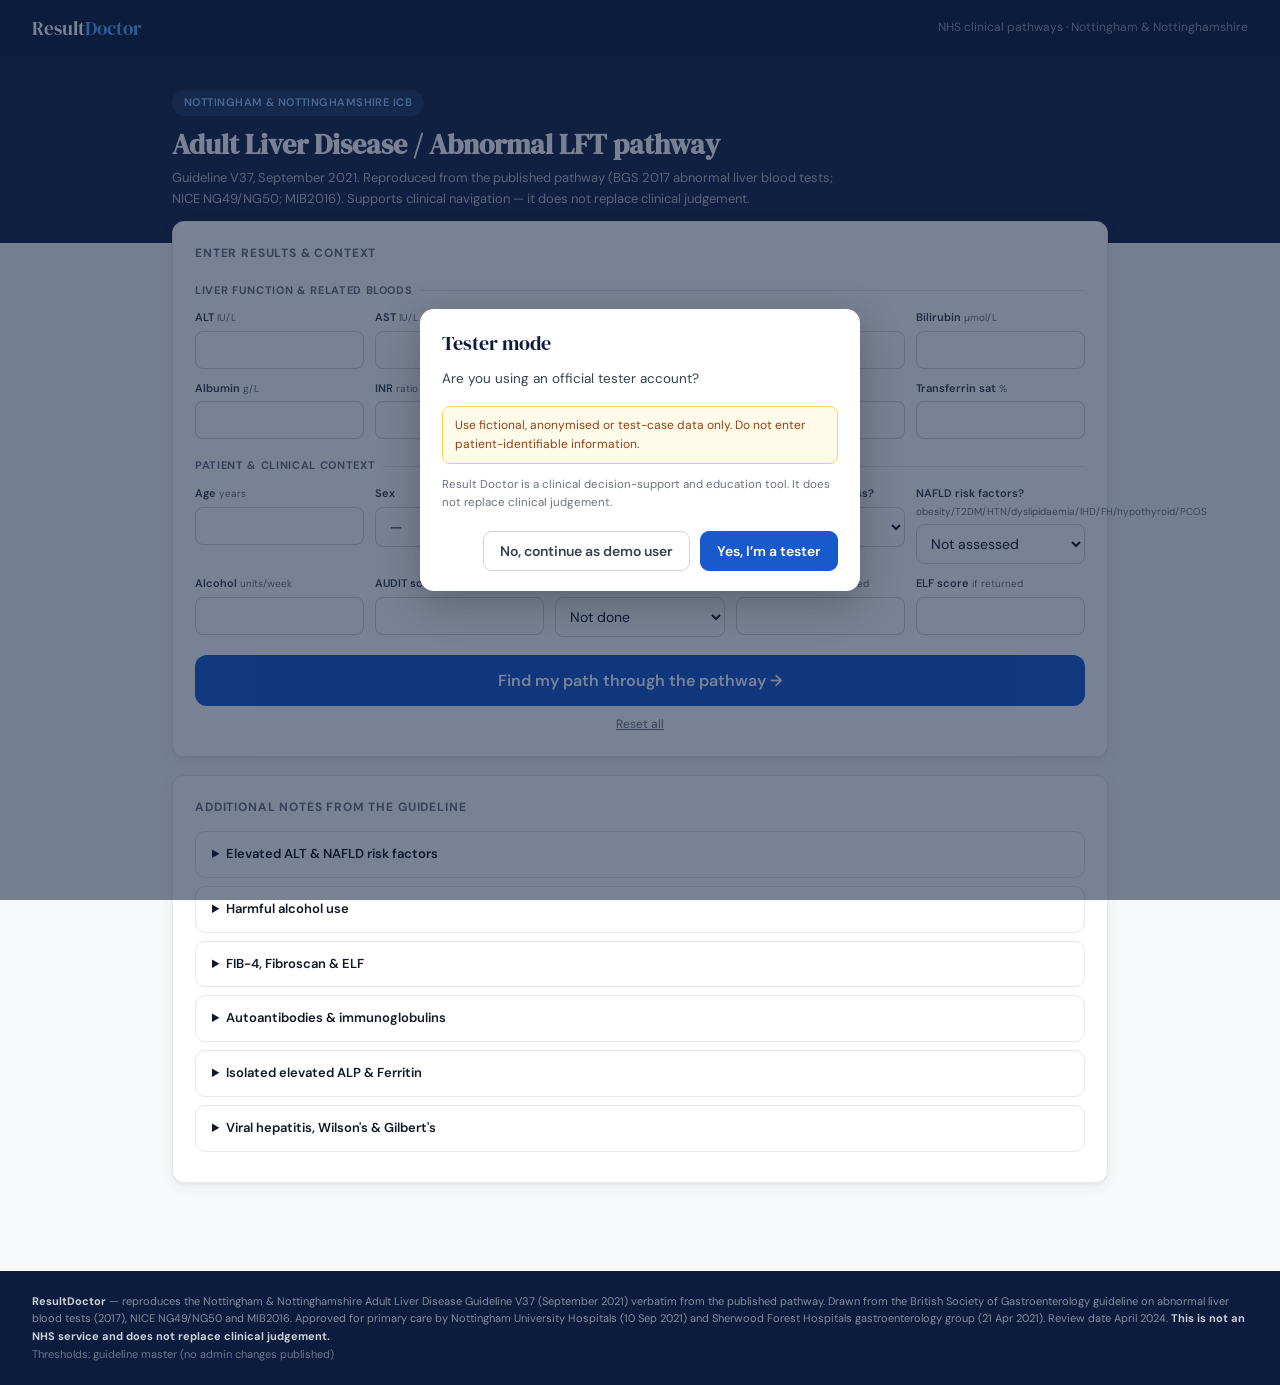
<file: notts_lft.html>
<!DOCTYPE html>
<html lang="en">
<head>
<meta charset="UTF-8">
<meta name="viewport" content="width=device-width, initial-scale=1.0">
<title>Nottingham &amp; Nottinghamshire Adult Liver Disease (LFT) Pathway V37</title>
<link rel="preconnect" href="https://fonts.googleapis.com">
<link href="https://fonts.googleapis.com/css2?family=DM+Serif+Display&family=DM+Sans:wght@300;400;500;600;700&display=swap" rel="stylesheet">
<style>
:root{
  --navy:#0B1C3D;--blue:#1859CC;--blue-lt:#E8F0FD;--green:#00703C;--green-lt:#E3F5EC;
  --red:#B91C1C;--red-lt:#FEF2F2;--amber:#92400E;--amber-lt:#FFFBEB;--purple:#6D28D9;
  --grey:#6B7280;--grey-lt:#F9FAFB;--border:#E5E7EB;--border2:#D1D5DB;
  --text:#111827;--text2:#374151;--text3:#6B7280;
  --serif:'DM Serif Display',Georgia,serif;--sans:'DM Sans',system-ui,sans-serif;--radius:12px;
  --shadow:0 1px 3px rgba(0,0,0,.06),0 4px 16px rgba(0,0,0,.06);
}
*{box-sizing:border-box;margin:0;padding:0}
body{font-family:var(--sans);background:#F8F9FB;color:var(--text);font-size:14px;line-height:1.6;min-height:100vh}
header{background:var(--navy);color:#fff;padding:0 32px;height:56px;display:flex;align-items:center;justify-content:space-between;position:sticky;top:0;z-index:100}
.logo{font-family:var(--serif);font-size:19px;color:#fff;text-decoration:none}.logo span{color:#60A5FA}
.header-nav{font-size:12px;color:rgba(255,255,255,.55)}
.hero{background:#162545;color:#fff;padding:34px 0}
.hero-inner{max-width:1000px;margin:0 auto;padding:0 32px}
.hero-tag{display:inline-block;font-size:11px;font-weight:600;padding:4px 12px;border-radius:20px;letter-spacing:.04em;text-transform:uppercase;background:rgba(96,165,250,.15);color:#93C5FD;margin-bottom:12px}
.hero-title{font-family:var(--serif);font-size:28px;line-height:1.15;margin-bottom:8px}
.hero-sub{font-size:13px;color:rgba(255,255,255,.7);max-width:680px}
.page{max-width:1000px;margin:-22px auto 0;padding:0 32px 40px}
.panel{background:#fff;border:1px solid var(--border);border-radius:var(--radius);box-shadow:var(--shadow);padding:22px;margin-bottom:18px}
.panel-title{font-size:12px;font-weight:700;text-transform:uppercase;letter-spacing:.07em;color:var(--text3);margin-bottom:14px}
.grid{display:grid;grid-template-columns:repeat(auto-fill,minmax(150px,1fr));gap:11px}
.fld{display:flex;flex-direction:column;gap:4px}
.fld label{font-size:11px;font-weight:600;color:var(--text2)}
.fld .unit{font-size:10px;color:var(--text3);font-weight:400}
.fld input,.fld select{padding:9px 10px;border:1.5px solid var(--border2);border-radius:8px;font-size:14px;font-family:var(--sans);background:#fff;color:var(--text);width:100%}
.fld input:focus,.fld select:focus{outline:none;border-color:var(--blue);box-shadow:0 0 0 3px rgba(24,89,204,.1)}
.fld input.filled{border-color:var(--blue);background:var(--blue-lt)}
.fld input.warn{border-color:var(--amber);background:var(--amber-lt)}
.fld input.abn{border-color:var(--red);background:var(--red-lt)}
.sub{font-size:11px;font-weight:700;text-transform:uppercase;letter-spacing:.06em;color:var(--text3);margin:18px 0 10px;display:flex;align-items:center;gap:8px}
.sub::after{content:'';flex:1;height:1px;background:var(--border)}
.btn{width:100%;padding:15px;background:var(--blue);color:#fff;border:none;border-radius:var(--radius);font-size:16px;font-weight:600;font-family:var(--sans);cursor:pointer;margin-top:18px}
.btn:hover{background:#1348B0}
.reset{display:block;text-align:center;margin-top:9px;font-size:12px;color:var(--text3);cursor:pointer;text-decoration:underline}
.fib4{margin-top:14px;background:var(--grey-lt);border:1px solid var(--border);border-radius:10px;padding:12px 14px;font-size:13px}
.fib4 b{font-family:var(--serif)}
.fib4 .v{font-size:20px;font-weight:700;color:var(--blue)}
.fib4 .band{font-weight:600}
.out{display:none}.out.show{display:block}
.result-summary{background:var(--navy);color:#fff;border-radius:var(--radius);padding:14px 18px;margin-bottom:16px;display:grid;grid-template-columns:repeat(auto-fill,minmax(96px,1fr));gap:10px}
.rs-item .k{font-size:10px;text-transform:uppercase;letter-spacing:.05em;color:rgba(255,255,255,.55)}
.rs-item .val{font-size:15px;font-weight:600}
.rs-item .val.ab{color:#FCA5A5}
.card{background:#fff;border:1.5px solid var(--border);border-left-width:5px;border-radius:10px;padding:16px 18px;margin-bottom:12px}
.card.red{border-left-color:var(--red)}.card.blue{border-left-color:var(--blue)}.card.amber{border-left-color:var(--amber)}.card.green{border-left-color:var(--green)}.card.purple{border-left-color:var(--purple)}
.card h3{font-family:var(--serif);font-size:18px;font-weight:400;margin-bottom:6px}
.card .tag{display:inline-block;font-size:10px;font-weight:700;text-transform:uppercase;letter-spacing:.05em;padding:2px 9px;border-radius:10px;margin-bottom:8px}
.tag.red{background:var(--red-lt);color:var(--red)}.tag.blue{background:var(--blue-lt);color:var(--blue)}.tag.amber{background:var(--amber-lt);color:var(--amber)}.tag.green{background:var(--green-lt);color:var(--green)}.tag.purple{background:#F5F3FF;color:var(--purple)}
.card p{font-size:13px;color:var(--text2);margin-bottom:6px}
.card ul{margin:6px 0 4px 18px;font-size:13px;color:var(--text2)}
.divider{font-size:11px;font-weight:700;text-transform:uppercase;letter-spacing:.07em;color:var(--text3);margin:18px 0 10px}
/* flow diagram panel + shared .fn-* classes */
.flow-diagram-panel{background:#fff;border:1px solid var(--border);border-radius:var(--radius);box-shadow:var(--shadow);overflow:hidden;margin-bottom:18px}
.flow-diagram-head{padding:13px 18px;border-bottom:1px solid var(--border);display:flex;align-items:center;gap:10px}
.flow-diagram-head-label{font-size:11px;font-weight:700;text-transform:uppercase;letter-spacing:.08em;color:var(--text3);flex:1}
.flow-toggle{font-size:12px;color:var(--blue);background:var(--blue-lt);border:none;border-radius:6px;padding:4px 10px;font-weight:600;cursor:pointer;font-family:var(--sans)}
.flow-diagram-svg{padding:18px;overflow-x:auto;background:#FAFBFD}
.flow-diagram-svg svg{display:block;margin:0 auto;max-width:100%;height:auto}
.flow-legend{padding:10px 18px;background:var(--grey-lt);border-top:1px solid var(--border);font-size:11px;color:var(--text3);display:flex;gap:16px;flex-wrap:wrap}
.legend-item{display:flex;align-items:center;gap:6px}.legend-dot{width:10px;height:10px;border-radius:3px}
.fn-box{fill:#fff;stroke:#CBD5E1;stroke-width:1.5;transition:all .35s}
.fn-box.gp-fill{fill:#EFF6FF;stroke:var(--blue);stroke-width:2}
.fn-box.urgent-fill{fill:#FEF2F2;stroke:#DC2626;stroke-width:2}
.fn-box.refer-fill{fill:#FAF5FF;stroke:#9333EA;stroke-width:2}
.fn-box.noaction-fill{fill:#ECFDF5;stroke:var(--green);stroke-width:2}
.fn-box.amber-fill{fill:#FFFBEB;stroke:#D97706;stroke-width:2}
.fn-box.active{stroke-width:3.5;filter:drop-shadow(0 4px 12px rgba(0,0,0,.18))}
.fn-box.dimmed{opacity:.25}
.fn-text{font-family:var(--sans);font-size:11px;fill:var(--text);pointer-events:none}
.fn-text.dimmed{opacity:.4}.fn-text-bold{font-weight:600}
.fn-arrow{stroke:#94A3B8;stroke-width:1.5;fill:none}.fn-arrow.active{stroke:var(--blue);stroke-width:2.5}.fn-arrow.dimmed{opacity:.2}
.fn-label{font-family:var(--sans);font-size:9px;fill:var(--text3);pointer-events:none}.fn-label.dimmed{opacity:.4}
.fn-rect-step{font-family:var(--sans);font-size:9px;font-weight:700;fill:var(--text3);pointer-events:none}.fn-rect-step.active{fill:var(--blue)}
/* additional notes */
.notes details{border:1px solid var(--border);border-radius:10px;margin-bottom:8px;background:#fff;overflow:hidden}
.notes summary{padding:12px 16px;cursor:pointer;font-weight:600;font-size:13px;color:var(--text)}
.notes .body{padding:0 16px 14px;font-size:13px;color:var(--text2)}
.notes .body ul{margin:6px 0 6px 18px}
footer{background:var(--navy);color:rgba(255,255,255,.5);font-size:11px;padding:22px 32px;margin-top:30px;line-height:1.6}
footer b{color:rgba(255,255,255,.8)}
@media(max-width:640px){.hero-title{font-size:22px}.grid{grid-template-columns:1fr 1fr}.page{padding:0 16px 28px}header{padding:0 16px}}
</style>
</head>
<body>
<header>
  <a class="logo" href="index.html">Result<span>Doctor</span></a>
  <div class="header-nav">NHS clinical pathways · Nottingham &amp; Nottinghamshire</div>
</header>

<div class="hero">
  <div class="hero-inner">
    <span class="hero-tag">Nottingham &amp; Nottinghamshire ICB</span>
    <h1 class="hero-title">Adult Liver Disease / Abnormal LFT pathway</h1>
    <p class="hero-sub">Guideline V37, September 2021. Reproduced from the published pathway (BGS 2017 abnormal liver blood tests; NICE NG49/NG50; MIB2016). Supports clinical navigation — it does not replace clinical judgement.</p>
  </div>
</div>

<div class="page">
  <div class="panel">
    <div class="panel-title">Enter results &amp; context</div>

    <div class="sub">Liver function &amp; related bloods</div>
    <div class="grid">
      <div class="fld"><label>ALT <span class="unit">IU/L</span></label><input type="number" id="f-alt" min="0" oninput="paint()"></div>
      <div class="fld"><label>AST <span class="unit">IU/L</span></label><input type="number" id="f-ast" min="0" oninput="paint()"></div>
      <div class="fld"><label>ALP <span class="unit">IU/L</span></label><input type="number" id="f-alp" min="0" oninput="paint()"></div>
      <div class="fld"><label>GGT <span class="unit">IU/L</span></label><input type="number" id="f-ggt" min="0" oninput="paint()"></div>
      <div class="fld"><label>Bilirubin <span class="unit">µmol/L</span></label><input type="number" id="f-bili" min="0" oninput="paint()"></div>
      <div class="fld"><label>Albumin <span class="unit">g/L</span></label><input type="number" id="f-alb" min="0" oninput="paint()"></div>
      <div class="fld"><label>INR <span class="unit">ratio</span></label><input type="number" id="f-inr" min="0" step="0.1" oninput="paint()"></div>
      <div class="fld"><label>Platelets <span class="unit">×10⁹/L</span></label><input type="number" id="f-plt" min="0" oninput="paint()"></div>
      <div class="fld"><label>Ferritin <span class="unit">µg/L</span></label><input type="number" id="f-ferritin" min="0" oninput="paint()"></div>
      <div class="fld"><label>Transferrin sat <span class="unit">%</span></label><input type="number" id="f-tsat" min="0" step="0.1" oninput="paint()"></div>
    </div>

    <div class="sub">Patient &amp; clinical context</div>
    <div class="grid">
      <div class="fld"><label>Age <span class="unit">years</span></label><input type="number" id="f-age" min="0" oninput="paint()"></div>
      <div class="fld"><label>Sex</label><select id="c-sex"><option value="">—</option><option value="m">Male</option><option value="f">Female</option></select></div>
      <div class="fld"><label>Jaundice?</label><select id="c-jaundice"><option value="">Not assessed</option><option value="yes">Yes</option><option value="no">No</option></select></div>
      <div class="fld"><label>Unexplained weight loss?</label><select id="c-wtloss"><option value="">Not assessed</option><option value="yes">Yes</option><option value="no">No</option></select></div>
      <div class="fld"><label>NAFLD risk factors?<span class="unit">obesity/T2DM/HTN/dyslipidaemia/IHD/FH/hypothyroid/PCOS</span></label><select id="c-nafld"><option value="">Not assessed</option><option value="yes">Yes — ≥1 present</option><option value="no">None</option></select></div>
      <div class="fld"><label>Alcohol <span class="unit">units/week</span></label><input type="number" id="c-units" min="0" oninput="paint()"></div>
      <div class="fld"><label>AUDIT score</label><input type="number" id="c-audit" min="0" max="40" oninput="paint()"></div>
      <div class="fld"><label>Liver ultrasound</label><select id="c-uss"><option value="">Not done</option><option value="normal">Normal</option><option value="abnormal">Abnormal (not mass)</option><option value="mass">Metastases / mass</option></select></div>
      <div class="fld"><label>Fibroscan <span class="unit">kPa · if returned</span></label><input type="number" id="f-fibroscan" min="0" step="0.1" oninput="paint()"></div>
      <div class="fld"><label>ELF score <span class="unit">if returned</span></label><input type="number" id="f-elf" min="0" step="0.01" oninput="paint()"></div>
    </div>

    <div class="fib4" id="fib4-box" style="display:none"></div>

    <button class="btn" onclick="analyse()">Find my path through the pathway →</button>
    <span class="reset" onclick="resetAll()">Reset all</span>
  </div>

  <div id="out" class="out">
    <div id="summary"></div>
    <div id="normals"></div>
    <div id="primary"></div>
    <!-- FLOW DIAGRAM -->
    <div class="flow-diagram-panel">
      <div class="flow-diagram-head">
        <span class="flow-diagram-head-label">YOUR PATH THROUGH THE PATHWAY</span>
        <button class="flow-toggle" onclick="toggleFlow(this)">Show diagram ▾</button>
      </div>
      <div id="flow-svg-wrap" style="display:none">
        <div class="flow-diagram-svg" id="flow-svg"></div>
        <div class="flow-legend">
          <div class="legend-item"><div class="legend-dot" style="background:var(--blue)"></div>Active path</div>
          <div class="legend-item"><div class="legend-dot" style="background:#CBD5E1"></div>Not taken</div>
          <div class="legend-item"><div class="legend-dot" style="background:var(--red)"></div>2-week-wait</div>
          <div class="legend-item"><div class="legend-dot" style="background:var(--green)"></div>No referral / reassess</div>
        </div>
      </div>
    </div>
    <div id="secondary"></div>
  </div>

  <!-- ADDITIONAL NOTES (verbatim from the guideline) -->
  <div class="panel notes">
    <div class="panel-title">Additional notes from the guideline</div>
    <details><summary>Elevated ALT &amp; NAFLD risk factors</summary><div class="body">The most common explanation for elevated ALT is fatty liver disease driven by diet, metabolism or alcohol; lifestyle advice should be given. Risk factors for NAFLD: obesity, type 2 diabetes, hypertension, dyslipidaemia, ischaemic heart disease, family history of hypertension/IHD/type 2 diabetes, hypothyroidism, PCOS. In patients with an isolated ALT rise and these conditions it is reasonable to attribute the result to fatty liver and arrange no further investigation, <b>unless</b> they have an intermediate or high FIB-4 score, or features of cirrhosis on USS/examination. Persistently raised ALT without risk factors, harmful alcohol use or another cause should be considered for referral and investigation.</div></details>
    <details><summary>Harmful alcohol use</summary><div class="body">NICE definition: men >50 units/week (sustained ≥ several months); women >35 units/week (sustained); full AUDIT score >19. For alcohol dependence, the patient must be willing to consider reducing drinking. Brief intervention is effective for excessive drinking — include it when discussing the scan. Consider referral to Alcohol Services.</div></details>
    <details><summary>FIB-4, Fibroscan &amp; ELF</summary><div class="body">FIB-4 is a liver fibrosis score from ALT, AST and platelets, with an age-modified cut-off (BSG-endorsed). Fibroscan and ELF (Enhanced Liver Fibrosis) are clinically equivalent — choice depends on local availability; ELF needs no extra blood beyond the NAFLD screen.<ul><li>FIB-4 low (&lt;1.3 if under 65; &lt;2.0 if 65+): reassess risk in 3 years.</li><li>FIB-4 indeterminate: lab processes ELF or books Fibroscan.</li><li>FIB-4 high (any age &gt;3.25): refer hepatology/gastroenterology.</li><li>Fibroscan ≤8 kPa or ELF &lt;10.51: reassess in 3 years.</li><li>Fibroscan &gt;8–15 kPa: consider referral, address risk factors, reassess 3–5 years.</li><li>Fibroscan &gt;15 kPa or ELF ≥10.51: refer. Refer ELF ≥10.51 to secondary care (NG49).</li></ul></div></details>
    <details><summary>Autoantibodies &amp; immunoglobulins</summary><div class="body">Refer patients with abnormal LFTs and a positive liver antibody (anti-smooth-muscle actin / anti-LKM1) or strongly positive ANA (1:1600) — IgG is commonly raised in autoimmune hepatitis. Positive anti-mitochondrial antibody is strongly associated with primary biliary cholangitis (often raised IgM); if asymptomatic with normal LFTs, monitor LFTs every 2 years and refer when LFTs become abnormal or symptoms (fatigue/itch) develop. Weakly positive ANA or non-specific antibodies do not prevent Fibroscan referral if otherwise indicated.</div></details>
    <details><summary>Isolated elevated ALP &amp; Ferritin</summary><div class="body"><b>ALP:</b> produced mainly by liver and bone (also gut, pancreas, kidney, placenta). When other LFTs are normal, NUH laboratory automatically quantifies GGT when ALP ≥160 U/L. <b>Ferritin:</b> commonest cause of a raised ferritin is fatty liver; it is also an acute-phase protein. If no acute cause, request fasting transferrin saturation on 2 occasions (raised if &gt;55% males, &gt;50% females). Raised ferritin &lt;1000 with normal transferrin saturation → assume fatty liver, proceed to Fibroscan if indicated. Ferritin &gt;1000 and/or persistently raised transferrin saturation → refer hepatology and request HFE mutation testing for haemochromatosis.</div></details>
    <details><summary>Viral hepatitis, Wilson's &amp; Gilbert's</summary><div class="body"><b>Hepatitis B:</b> refer all HBsAg-positive patients; screen for HIV before referral and request HBV DNA. <b>Hepatitis C:</b> HCV Ab positive indicates exposure — request HCV RNA + genotype and HIV screen; refer all with HCV RNA present. <b>Wilson's:</b> test caeruloplasmin only if under 40 with neurological/behavioural symptoms (commonest cause of low caeruloplasmin is NAFLD); if low, send 24-hour urinary copper before referral. <b>Gilbert's syndrome:</b> a common cause of isolated hyperbilirubinaemia — no treatment needed beyond informing/counselling the patient.</div></details>
  </div>
</div>

<footer>
  <b>ResultDoctor</b> — reproduces the Nottingham &amp; Nottinghamshire Adult Liver Disease Guideline V37 (September 2021) verbatim from the published pathway. Drawn from the British Society of Gastroenterology guideline on abnormal liver blood tests (2017), NICE NG49/NG50 and MIB2016. Approved for primary care by Nottingham University Hospitals (10 Sep 2021) and Sherwood Forest Hospitals gastroenterology group (21 Apr 2021). Review date April 2024. <b>This is not an NHS service and does not replace clinical judgement.</b><br>
  <span id="cfg-version" style="color:rgba(255,255,255,.4)">Thresholds: guideline master</span>
</footer>

<script src="pathwayDiagram.js"></script>
<script src="auditLogger.js"></script>
<script src="testerMode.js"></script>
<script src="notts_lft_config.js"></script>
<script src="pathwayConfig.js"></script>
<script>
// ═══════════════════════════════════════════════════════════════════════
// Inputs / prefill (shared router param keys: alt, ast, alp, ggt, bili, alb, inr, plt, ferritin)
// ═══════════════════════════════════════════════════════════════════════
function val(id){const v=(document.getElementById(id)||{}).value;return v==null||v===''?null:parseFloat(v);}
function sel(id){return (document.getElementById(id)||{}).value||'';}

(function prefill(){
  const p=new URLSearchParams(location.search); let s=null;
  try{s=JSON.parse(sessionStorage.getItem('resultdoctor_results')||'null');}catch(e){}
  const map={alt:'f-alt',ast:'f-ast',alp:'f-alp',ggt:'f-ggt',bili:'f-bili',alb:'f-alb',inr:'f-inr',plt:'f-plt',ferritin:'f-ferritin',tsat:'f-tsat',age:'f-age'};
  Object.entries(map).forEach(([k,id])=>{const v=p.get(k)??(s&&s[k]);if(v!=null&&v!==''){const el=document.getElementById(id);if(el)el.value=v;}});
  const cs=p.get('sex')??(s&&s.sex); if(cs){const el=document.getElementById('c-sex');if(el)el.value=cs;}
})();

// Thresholds come from the single source of truth (notts_lft_config.js),
// overridden by whatever Admin has PUBLISHED (pathwayConfig.js). So an admin-
// agreed change goes live here. Starts at master defaults; the published
// overrides (if any) are merged in on load, before the clinician analyses.
let THR = Object.assign({}, RD_NOTTS_LFT_CONFIG.thresholds);
(function loadPublishedThresholds(){
  PathwayConfig.getPublished(RD_NOTTS_LFT_CONFIG.pathwayId).then(function(pub){
    THR = PathwayConfig.effective(RD_NOTTS_LFT_CONFIG.thresholds, pub);
    const el = document.getElementById('cfg-version');
    if (el) el.textContent = pub
      ? ('Thresholds: admin-published v' + pub.version + ' (' + new Date(pub.publishedAt).toLocaleDateString('en-GB') + ')')
      : 'Thresholds: guideline master (no admin changes published)';
  }).catch(function(){});
})();

function computeFib4(age,ast,alt,plt){
  if(age==null||ast==null||alt==null||plt==null||plt<=0||alt<=0) return null;
  return (age*ast)/(plt*Math.sqrt(alt));
}
function fib4Band(fib4,age){
  if(fib4==null) return null;
  const lowCut = (age!=null && age>=65) ? THR.fib4Low65 : THR.fib4LowU65;
  if(fib4 > THR.fib4High) return {key:'high',label:'High'};
  if(fib4 < lowCut) return {key:'low',label:'Low'};
  return {key:'indet',label:'Indeterminate'};
}

function paint(){
  // FIB-4 live preview
  const age=val('f-age'),ast=val('f-ast'),alt=val('f-alt'),plt=val('f-plt');
  const f=computeFib4(age,ast,alt,plt), box=document.getElementById('fib4-box');
  if(f==null){box.style.display='none';}
  else{
    const b=fib4Band(f,age);
    box.style.display='block';
    box.innerHTML=`<b>FIB-4</b> = (age × AST) / (platelets × √ALT) = <span class="v">${f.toFixed(2)}</span> · <span class="band">${b.label}</span> ${age!=null?`(age-modified cut-off ${age>=65?'<2.0 for 65+':'<1.3 for under 65'})`:''}`;
  }
}

// ═══════════════════════════════════════════════════════════════════════
// FLOW DIAGRAM  —  source pathway diagram (V37). Highlight via shared renderer.
// ═══════════════════════════════════════════════════════════════════════
const FLOW_NODES = {
  // entry patterns (top row)
  alt:       {x:380,y:20,w:200,h:42,text:'Raised ALT',cls:'gp-fill',step:'Entry'},
  alpGGT:    {x:60,y:20,w:200,h:46,text:'Raised ALP with raised GGT',cls:'gp-fill',step:'Entry'},
  alpBone:   {x:60,y:120,w:200,h:56,text:'Raised ALP, normal GGT → bone disease & vitamin D',cls:'amber-fill',step:'Bone'},
  synthetic: {x:640,y:20,w:240,h:64,text:'Synthetic failure (jaundice/low albumin/high INR) OR malignancy (weight loss, jaundice, marked cholestasis)',cls:'urgent-fill',step:'Red flag'},
  gilberts:  {x:640,y:120,w:240,h:54,text:'Isolated raised bilirubin, normal ALT/ALP & Hb → Gilbert\'s syndrome',cls:'noaction-fill',step:'Gilbert'},
  // raised ALT work-up
  screen:    {x:340,y:110,w:280,h:64,text:'Request viral hepatitis screen, immunoglobulins, autoantibodies/ANA, ferritin, transferrin sat, coeliac, TFT, liver risk assessment',cls:'gp-fill',step:'Step 1'},
  alt250:    {x:340,y:210,w:130,h:46,text:'ALT >250',cls:'gp-fill',step:'Branch'},
  nafld:     {x:300,y:300,w:180,h:54,text:'NAFLD risk factors present',cls:'gp-fill',step:'NAFLD'},
  alcohol:   {x:500,y:300,w:190,h:54,text:'Alcohol >35 (F)/>50 (M) units or AUDIT >19',cls:'gp-fill',step:'Alcohol'},
  nafldReq:  {x:300,y:400,w:180,h:50,text:'ICE: NAFLD liver risk assessment (FIB-4/Fibroscan/ELF)',cls:'gp-fill',step:'Assess'},
  alcReq:    {x:500,y:400,w:190,h:50,text:'ICE: Alcohol-related liver risk assessment (ELF/Fibroscan)',cls:'gp-fill',step:'Assess'},
  // FIB-4 outcomes
  fibLow:    {x:180,y:500,w:170,h:50,text:'Low fibrosis risk → reassess in 3 years',cls:'noaction-fill',step:'Low'},
  fibIndet:  {x:370,y:500,w:170,h:50,text:'Indeterminate → ELF or Fibroscan',cls:'amber-fill',step:'Indet'},
  fibHigh:   {x:560,y:500,w:170,h:50,text:'High fibrosis risk → refer',cls:'refer-fill',step:'High'},
  // imaging
  ig:        {x:60,y:210,w:200,h:50,text:'Request immunoglobulins & autoantibodies',cls:'gp-fill',step:'Step 2'},
  uss:       {x:60,y:300,w:200,h:46,text:'Request liver ultrasound',cls:'gp-fill',step:'USS'},
  ussMass:   {x:30,y:390,w:120,h:50,text:'Metastases or mass',cls:'urgent-fill',step:'USS'},
  ussAbn:    {x:160,y:390,w:120,h:50,text:'Abnormal USS',cls:'amber-fill',step:'USS'},
  // destinations
  tww:       {x:740,y:300,w:200,h:54,text:'2-week-wait hepatobiliary surgery / hepatology referral',cls:'urgent-fill',step:'2WW'},
  specRef:   {x:60,y:600,w:200,h:46,text:'Referral / advice from relevant speciality',cls:'refer-fill',step:'Refer'},
  hepRef:    {x:560,y:600,w:200,h:50,text:'Refer / advice hepatology or gastroenterology',cls:'refer-fill',step:'Refer'}
};
const FLOW_EDGES = [
  {from:'alpGGT',to:'ig'},{from:'ig',to:'uss'},
  {from:'uss',to:'ussMass'},{from:'uss',to:'ussAbn'},
  {from:'ussMass',to:'specRef'},{from:'ussAbn',to:'specRef'},
  {from:'alt',to:'screen'},
  {from:'screen',to:'alt250',label:'ALT >250'},
  {from:'screen',to:'nafld',label:'NAFLD'},
  {from:'screen',to:'alcohol',label:'alcohol'},
  {from:'alt250',to:'uss'},
  {from:'nafld',to:'nafldReq'},{from:'alcohol',to:'alcReq'},
  {from:'nafldReq',to:'fibLow'},{from:'nafldReq',to:'fibIndet'},{from:'nafldReq',to:'fibHigh'},
  {from:'alcReq',to:'fibLow'},{from:'alcReq',to:'fibIndet'},{from:'alcReq',to:'fibHigh'},
  {from:'fibHigh',to:'hepRef'},{from:'fibIndet',to:'hepRef'},
  {from:'synthetic',to:'tww'}
];
function renderFlow(activeNodes,activeEdges){
  document.getElementById('flow-svg').innerHTML =
    PathwayDiagram.renderPathwayDiagram(FLOW_NODES,FLOW_EDGES,activeNodes,activeEdges,{viewBox:'0 0 960 670'});
}
function toggleFlow(btn){
  const w=document.getElementById('flow-svg-wrap');
  const show=w.style.display==='none';
  w.style.display=show?'block':'none';
  btn.textContent=show?'Hide diagram ▴':'Show diagram ▾';
}

// ═══════════════════════════════════════════════════════════════════════
// ENGINE  —  decision logic traces to the V37 pathway. Returns primary action
// + active path. Clinical priority: red flags first.
// ═══════════════════════════════════════════════════════════════════════
function analyse(){
  const d={
    alt:val('f-alt'),ast:val('f-ast'),alp:val('f-alp'),ggt:val('f-ggt'),bili:val('f-bili'),
    alb:val('f-alb'),inr:val('f-inr'),plt:val('f-plt'),ferritin:val('f-ferritin'),tsat:val('f-tsat'),
    age:val('f-age'),sex:sel('c-sex'),jaundice:sel('c-jaundice'),wtloss:sel('c-wtloss'),
    nafld:sel('c-nafld'),units:val('c-units'),audit:val('c-audit'),uss:sel('c-uss'),
    fibroscan:val('f-fibroscan'),elf:val('f-elf')
  };
  const anyVal=[d.alt,d.ast,d.alp,d.ggt,d.bili,d.alb,d.inr,d.plt,d.ferritin,d.tsat].some(v=>v!==null);
  if(!anyVal && !d.jaundice && !d.wtloss){alert('Enter at least one result or clinical feature.');return;}

  // derived flags
  d.altRaised = d.alt!==null && d.alt>THR.altULN;
  d.alt250 = d.alt!==null && d.alt>THR.alt250;
  d.alpRaised = d.alp!==null && d.alp>THR.alpULN;
  d.ggtRaised = d.ggt!==null && d.ggt>THR.ggtULN;
  d.ggtNormal = d.ggt!==null && d.ggt<=THR.ggtULN;
  d.biliRaised = d.bili!==null && d.bili>THR.biliULN;
  d.albLow = d.alb!==null && d.alb<THR.albLow;
  d.inrHigh = d.inr!==null && d.inr>THR.inrHigh;
  d.jaundiceY = d.jaundice==='yes';
  d.wtlossY = d.wtloss==='yes';
  d.syntheticFailure = d.jaundiceY || d.albLow || d.inrHigh;
  d.malignancy = d.wtlossY && (d.jaundiceY || d.alpRaised);
  d.allHepNormal = (d.alt===null||!d.altRaised)&&(d.alp===null||!d.alpRaised);
  d.isolatedBili = d.biliRaised && d.allHepNormal && !d.syntheticFailure;
  d.nafldY = d.nafld==='yes';
  d.alcoholExcess = (d.units!==null && ((d.sex==='m'&&d.units>THR.alcoholM)||(d.sex==='f'&&d.units>THR.alcoholF)||(d.sex===''&&d.units>THR.alcoholF))) || (d.audit!==null && d.audit>THR.audit);
  d.tsatHigh = d.tsat!==null && ((d.sex==='m'&&d.tsat>THR.tsatM)||(d.sex!=='m'&&d.tsat>THR.tsatF));
  d.ferritinHigh = d.ferritin!==null && d.ferritin>THR.ferritinHigh;
  d.fib4 = computeFib4(d.age,d.ast,d.alt,d.plt);
  d.fib4b = fib4Band(d.fib4,d.age);

  let primary=null, secondaries=[];
  let aN=[], aE=[];

  if(d.syntheticFailure || d.malignancy){
    aN=['synthetic','tww']; aE=['synthetic->tww'];
    primary={cls:'red',tag:'red',tagL:'2-week-wait',h:'Urgent referral — 2-week-wait hepatobiliary surgery / hepatology',
      p:'Suspected synthetic failure (jaundice, low albumin, prolonged INR) or malignancy (weight loss, jaundice, marked cholestasis). Refer on a 2-week-wait pathway to hepatobiliary surgery or hepatology.',
      li:['Do not delay for further primary-care investigation.']};
  } else if(d.alpRaised && d.ggtNormal && !d.altRaised){
    aN=['alpBone']; aE=[];
    primary={cls:'amber',tag:'amber',tagL:'Bone source',h:'Raised ALP with normal GGT',
      p:'A raised ALP with a normal GGT points away from the liver. Consider bone disease and check vitamin D levels. Investigate in the context of co-morbidities.',li:[]};
  } else if(d.alpRaised && (d.ggtRaised || d.ggt===null)){
    aN=['alpGGT','ig','uss']; aE=['alpGGT->ig','ig->uss'];
    if(d.ggt===null) primary={cls:'blue',tag:'blue',tagL:'Check GGT',h:'Raised ALP — GGT needed',
      p:'Where other LFTs are normal, NUH laboratory auto-adds GGT when ALP ≥160 U/L. A raised ALP with raised GGT confirms a hepatic/cholestatic source — request immunoglobulins and autoantibodies, then a liver ultrasound.',li:[]};
    else primary={cls:'blue',tag:'blue',tagL:'Cholestatic',h:'Raised ALP with raised GGT — cholestatic pattern',
      p:'Request immunoglobulins and autoantibodies, then a liver ultrasound.',li:[]};
    applyUSS(d,aN,aE);
    if(d.uss) primary=ussPrimary(d);
  } else if(d.altRaised){
    aN=['alt','screen']; aE=['alt->screen'];
    primary={cls:'blue',tag:'blue',tagL:'Hepatic',h:'Raised ALT — full liver screen',
      p:'Request viral hepatitis screen, immunoglobulins, autoantibodies/ANA, ferritin, transferrin saturation, coeliac, TFT and a liver risk assessment.',li:[]};
    if(d.alt250){
      aN.push('alt250','uss'); aE.push('screen->alt250','alt250->uss');
      applyUSS(d,aN,aE);
      primary={cls:'blue',tag:'blue',tagL:'ALT >'+THR.alt250,h:'ALT >'+THR.alt250+' — request liver ultrasound',
        p:'A markedly raised ALT (>'+THR.alt250+') prompts a liver ultrasound alongside the screen.',li:[]};
      if(d.uss) primary=ussPrimary(d);
    } else if(d.nafldY){
      aN.push('nafld','nafldReq'); aE.push('screen->nafld','nafld->nafldReq');
      primary=nafldPrimary(d,aN,aE);
      if(d.alcoholExcess) secondaries.push({h:'Alcohol also above threshold',p:'Alcohol intake is also above the harmful threshold — request an alcohol-related liver risk assessment (ELF/Fibroscan) and offer brief intervention / Alcohol Services.'});
    } else if(d.alcoholExcess){
      aN.push('alcohol','alcReq'); aE.push('screen->alcohol','alcohol->alcReq');
      primary=alcoholPrimary(d,aN,aE);
    } else {
      primary.li=['No NAFLD risk factors, harmful alcohol use or ALT >250 captured. Refer abnormal screen results as clinically appropriate (see additional notes). Persistently raised ALT without a cause should be considered for referral.'];
    }
  } else if(d.isolatedBili){
    aN=['gilberts']; aE=[];
    primary={cls:'green',tag:'green',tagL:'Gilbert\'s',h:'Isolated raised bilirubin → consider Gilbert\'s syndrome',
      p:'Isolated raised bilirubin with normal ALT/ALP (and normal Hb) is commonly Gilbert\'s syndrome. No treatment is necessary other than informing and counselling the patient. Confirm Hb/FBC normal to exclude haemolysis.',li:[]};
  } else {
    primary={cls:'green',tag:'green',tagL:'No abnormal pattern',h:'No abnormal LFT pattern triggered',
      p:'The values entered do not trigger an abnormal-LFT branch. Patients at increased risk of advanced fibrosis/cirrhosis (obesity + type 2 diabetes, or hazardous alcohol use) are invited for assessment on a Primary Care Network basis; known intermediate Fibroscan results warrant an interval scan after 3–5 years.',li:[]};
  }

  // Ferritin / iron overload note (additive)
  if(d.ferritinHigh || d.tsatHigh){
    if(d.ferritinHigh && (d.tsatHigh || d.ferritin>1000))
      secondaries.push({h:'Iron studies',p:'Ferritin >1000 and/or persistently raised transferrin saturation (>55% male, >50% female) → refer hepatology and request HFE mutation testing for haemochromatosis.'});
    else
      secondaries.push({h:'Iron studies',p:'Raised ferritin <1000 with normal fasting transferrin saturation is commonly fatty liver — proceed to Fibroscan if indicated. Repeat fasting transferrin saturation on 2 occasions.'});
  }

  render(d,primary,secondaries,aN,aE);
}

function applyUSS(d,aN,aE){
  if(!d.uss) return;
  if(d.uss==='mass'){aN.push('ussMass','tww');aE.push('uss->ussMass','ussMass->tww');}
  else if(d.uss==='abnormal'){aN.push('ussAbn','specRef');aE.push('uss->ussAbn','ussAbn->specRef');}
  else if(d.uss==='normal'){aN.push('hepRef');}
}
function ussPrimary(d){
  if(d.uss==='mass') return {cls:'red',tag:'red',tagL:'2-week-wait',h:'Ultrasound shows mass / metastases — 2-week-wait',p:'Refer on a 2-week-wait pathway to hepatobiliary surgery or hepatology.',li:[]};
  if(d.uss==='abnormal') return {cls:'purple',tag:'purple',tagL:'Refer',h:'Abnormal ultrasound',p:'Referral or advice from the relevant speciality, guided by the abnormality found.',li:[]};
  if(d.uss==='normal') return {cls:'purple',tag:'purple',tagL:'Refer',h:'Normal ultrasound',p:'Referral or advice from hepatology / gastroenterology, guided by the screen results.',li:[]};
  return null;
}
// Combine FIB-4 with any returned Fibroscan / ELF result, per the V37 cascade.
// Priority: a high FIB-4 refers regardless. Otherwise a returned Fibroscan/ELF
// (more specific second-line test) drives the decision; else the FIB-4 band.
function fibrosisOutcome(d){
  if(d.fib4b && d.fib4b.key==='high')
    return {key:'high',text:'FIB-4 '+d.fib4.toFixed(2)+' (high, >3.25) → refer hepatology or gastroenterology.'};
  if(d.fibroscan!==null){
    if(d.fibroscan>THR.fibroscanHigh) return {key:'high',text:'Fibroscan '+d.fibroscan+' kPa (>'+THR.fibroscanHigh+') → refer hepatology or gastroenterology.'};
    if(d.fibroscan>THR.fibroscanLow)  return {key:'mid',text:'Fibroscan '+d.fibroscan+' kPa (>'+THR.fibroscanLow+'–'+THR.fibroscanHigh+') → consider referral, address risk factors, reassess in 3–5 years.'};
    return {key:'low',text:'Fibroscan '+d.fibroscan+' kPa (≤'+THR.fibroscanLow+') → reassess risk in 3 years.'};
  }
  if(d.elf!==null){
    if(d.elf>=THR.elfRefer) return {key:'high',text:'ELF '+d.elf+' (≥'+THR.elfRefer+') → refer to secondary care (NG49).'};
    return {key:'low',text:'ELF '+d.elf+' (<'+THR.elfRefer+') → reassess risk in 3 years.'};
  }
  if(d.fib4b){
    if(d.fib4b.key==='low')   return {key:'low',text:'FIB-4 '+d.fib4.toFixed(2)+' (low) → reassess risk in 3 years.'};
    if(d.fib4b.key==='indet') return {key:'indet',text:'FIB-4 '+d.fib4.toFixed(2)+' (indeterminate) → lab will process ELF or book a Fibroscan (≤8 kPa / ELF <10.51 → reassess; >8–15 kPa → consider referral; >15 kPa / ELF ≥10.51 → refer).'};
  }
  return {key:'none',text:'Enter age, AST, ALT and platelets for FIB-4, or a returned Fibroscan/ELF result.'};
}
function outcomeNode(o){ return o.key==='high'?'fibHigh':(o.key==='low'?'fibLow':((o.key==='mid'||o.key==='indet')?'fibIndet':null)); }
function attachOutcome(reqNode,d,aN,aE){
  const o=fibrosisOutcome(d), node=outcomeNode(o);
  if(node){ aN.push(node); aE.push(reqNode+'->'+node); if(node==='fibHigh'){aN.push('hepRef');aE.push('fibHigh->hepRef');} }
  return o;
}
function nafldPrimary(d,aN,aE){
  const o=attachOutcome('nafldReq',d,aN,aE);
  return {cls:'blue',tag:'blue',tagL:'NAFLD',h:'Non-alcoholic fatty liver — risk assessment',
    p:'NAFLD risk factors present — request the NAFLD liver risk assessment (FIB-4 / Fibroscan / ELF cascade). Give lifestyle advice.',li:[o.text]};
}
function alcoholPrimary(d,aN,aE){
  const o=attachOutcome('alcReq',d,aN,aE);
  return {cls:'amber',tag:'amber',tagL:'Alcohol',h:'Alcohol above harmful threshold — risk assessment',
    p:'Alcohol intake above the harmful threshold (men >50, women >35 units/week, or AUDIT >19) — request the alcohol-related liver risk assessment (ELF / Fibroscan).',
    li:['Offer brief intervention and consider referral to Alcohol Services.',o.text]};
}

// ═══════════════════════════════════════════════════════════════════════
// RENDER
// ═══════════════════════════════════════════════════════════════════════
// Print the normal range for each measured value the clinician entered, so they
// can see at a glance whether a result is within, just outside, or well outside
// normal. Ranges come from the same config the admin publishes (THR), so they
// stay in sync; this is a guide and is NOT part of the routing decision.
function renderNormals(d){
  const refs = RD_NOTTS_LFT_CONFIG.references;
  const rows = [];
  Object.keys(refs).forEach(function(key){
    const v = d[key]; if(v==null) return;
    const r = refs[key];
    const lo = r.lowKey ? THR[r.lowKey] : null;
    let hi = r.highKey ? THR[r.highKey] : (r.highKeyM ? (d.sex==='f' ? THR[r.highKeyF] : THR[r.highKeyM]) : null);
    let status='Within normal', col='#00703C', bg='#E3F5EC';
    if(hi!=null && v>hi){ status='Above normal'; col='#B91C1C'; bg='#FEF2F2'; }
    else if(lo!=null && v<lo){ status='Below normal'; col='#92400E'; bg='#FFFBEB'; }
    let range;
    if(lo!=null && hi!=null) range=lo+'–'+hi+' '+r.unit;
    else if(hi!=null) range='< '+hi+' '+r.unit;
    else if(lo!=null) range='≥ '+lo+' '+r.unit;
    else range='—';
    rows.push('<tr style="border-bottom:1px solid var(--border)"><td style="padding:7px 4px;font-weight:600">'+r.label+(r.highKeyM?' ('+(d.sex==='f'?'F':d.sex==='m'?'M':'M/F')+')':'')+'</td><td style="padding:7px 4px;font-family:ui-monospace,monospace">'+v+' '+r.unit+'</td><td style="padding:7px 4px;color:var(--text3)">'+range+'</td><td style="padding:7px 4px"><span style="font-size:11px;font-weight:700;padding:2px 8px;border-radius:10px;color:'+col+';background:'+bg+'">'+status+'</span></td></tr>');
  });
  const el = document.getElementById('normals');
  if(!rows.length){ el.innerHTML=''; return; }
  el.innerHTML = '<div class="card" style="border-left-color:var(--grey)"><h3 style="font-size:16px">Reference ranges for the values you entered</h3>'+
    '<p style="font-size:12px;color:var(--text3);margin-bottom:8px">A guide only — not part of the routing decision. Ranges are local-lab/standard values unless the pathway states otherwise; admin can adjust them.</p>'+
    '<table style="width:100%;border-collapse:collapse;font-size:13px"><thead><tr style="text-align:left;color:var(--text3);font-size:11px;text-transform:uppercase"><th style="padding:4px">Test</th><th style="padding:4px">Entered</th><th style="padding:4px">Normal</th><th style="padding:4px">Status</th></tr></thead><tbody>'+rows.join('')+'</tbody></table></div>';
}

function render(d,primary,secondaries,aN,aE){
  document.getElementById('out').classList.add('show');
  // summary
  const items=[['ALT',d.alt,'f-alt',d.altRaised],['AST',d.ast,null,false],['ALP',d.alp,'f-alp',d.alpRaised],['GGT',d.ggt,'f-ggt',d.ggtRaised],['Bili',d.bili,'f-bili',d.biliRaised],['Alb',d.alb,'f-alb',d.albLow],['INR',d.inr,'f-inr',d.inrHigh],['Plt',d.plt,'f-plt',false]];
  document.getElementById('summary').innerHTML='<div class="result-summary">'+items.filter(i=>i[1]!=null).map(i=>`<div class="rs-item"><div class="k">${i[0]}</div><div class="val ${i[3]?'ab':''}">${i[1]}</div></div>`).join('')+(d.fib4!=null?`<div class="rs-item"><div class="k">FIB-4</div><div class="val ${d.fib4b&&d.fib4b.key==='high'?'ab':''}">${d.fib4.toFixed(2)}</div></div>`:'')+'</div>';
  // primary
  document.getElementById('primary').innerHTML=`<div class="card ${primary.cls}"><span class="tag ${primary.tag}">${primary.tagL}</span><h3>${primary.h}</h3><p>${primary.p}</p>${primary.li&&primary.li.length?'<ul>'+primary.li.map(x=>'<li>'+x+'</li>').join('')+'</ul>':''}</div>`;
  // secondaries
  document.getElementById('secondary').innerHTML=secondaries.length?'<div class="divider">Also relevant</div>'+secondaries.map(s=>`<div class="card blue"><h3>${s.h}</h3><p>${s.p}</p></div>`).join(''):'';
  renderNormals(d);
  // flow
  renderFlow(aN,aE);
  paint();
  // Tester mode: log this run automatically + attach the "Query this result" control.
  // No-op for demo users. Never blocks the clinical tool.
  TesterMode.recordRun({
    mount: document.getElementById('primary'),
    inputValues: {alt:d.alt,ast:d.ast,alp:d.alp,ggt:d.ggt,bili:d.bili,alb:d.alb,inr:d.inr,plt:d.plt,ferritin:d.ferritin,tsat:d.tsat,fibroscan:d.fibroscan,elf:d.elf},
    contextValues: {age:d.age,sex:d.sex,jaundice:d.jaundice,wtloss:d.wtloss,nafld:d.nafld,units:d.units,audit:d.audit,uss:d.uss},
    displayedResultText: primary.h + ' — ' + primary.p,
    displayedRecommendation: primary.tagL,
    ruleBranchTriggered: primary.tagL,
    warningsShown: [], missingInfoPrompts: []
  });
  document.getElementById('out').scrollIntoView({behavior:'smooth',block:'start'});
}

function resetAll(){
  ['f-alt','f-ast','f-alp','f-ggt','f-bili','f-alb','f-inr','f-plt','f-ferritin','f-tsat','f-age','c-units','c-audit','f-fibroscan','f-elf'].forEach(id=>{const el=document.getElementById(id);if(el)el.value='';});
  ['c-sex','c-jaundice','c-wtloss','c-nafld','c-uss'].forEach(id=>{const el=document.getElementById(id);if(el)el.selectedIndex=0;});
  document.getElementById('out').classList.remove('show');
  document.getElementById('fib4-box').style.display='none';
}
paint();
TesterMode.init({ pathwayName:'Nottingham & Nottinghamshire Adult Liver Disease (LFT)', pathwayVersion:'V37 · September 2021' });
</script>
</body>
</html>
</file>
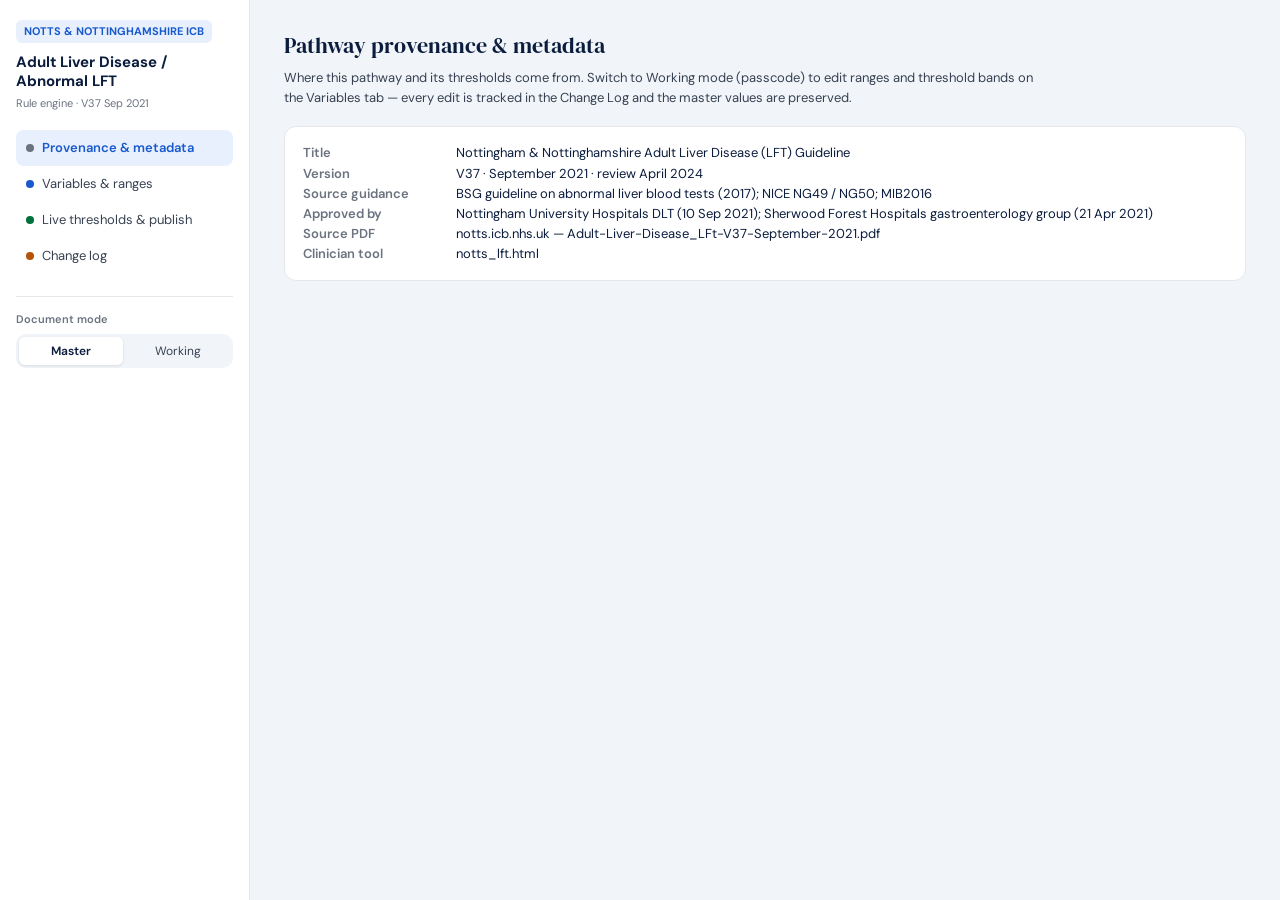
<file: notts_lft_admin.html>
<!DOCTYPE html>
<html lang="en">
<head>
<meta charset="UTF-8">
<meta name="viewport" content="width=device-width, initial-scale=1.0">
<title>Nottingham Adult Liver Disease (LFT) V37 — Admin / Rule Engine</title>
<link rel="preconnect" href="https://fonts.googleapis.com">
<link href="https://fonts.googleapis.com/css2?family=DM+Serif+Display&family=DM+Sans:wght@400;500;600;700&display=swap" rel="stylesheet">
<style>
:root{
  --sans:'DM Sans',system-ui,sans-serif;--serif:'DM Serif Display',Georgia,serif;--rad:10px;
  --bg:#F1F5F9;--surface:#fff;--text:#0B1C3D;--text2:#374151;--text3:#6B7280;--border:#E5E7EB;--border2:#D1D5DB;
  --b:#1859CC;--b-bg:#E8F0FD;--g:#00703C;--g-bg:#E3F5EC;--r:#B91C1C;--r-bg:#FEF2F2;--r-bd:#FCA5A5;
  --o:#B45309;--o-bg:#FFFBEB;--o-bd:#FCD34D;--pu:#6D28D9;--pu-bg:#F5F3FF;--pu-bd:#DDD6FE;
}
*{box-sizing:border-box;margin:0;padding:0}
body{font-family:var(--sans);background:var(--bg);color:var(--text);font-size:14px;line-height:1.55;display:flex;min-height:100vh}
.side{width:250px;background:var(--surface);border-right:0.5px solid var(--border);padding:20px 16px;position:sticky;top:0;height:100vh;overflow-y:auto;flex-shrink:0}
.brand{font-size:11px;font-weight:700;color:var(--b);background:var(--b-bg);padding:3px 8px;border-radius:6px;display:inline-block;margin-bottom:10px}
.title{font-weight:700;font-size:15px;line-height:1.25;margin-bottom:4px}
.ver{font-size:11px;color:var(--text3);margin-bottom:18px}
.nav{display:flex;align-items:center;gap:8px;padding:8px 10px;border-radius:8px;cursor:pointer;font-size:13px;color:var(--text2)}
.nav:hover{background:var(--bg)}.nav.on{background:var(--b-bg);color:var(--b);font-weight:600}
.nav-dot{width:8px;height:8px;border-radius:50%}
.side-foot{margin-top:22px;border-top:0.5px solid var(--border);padding-top:14px}
.mode-row{display:flex;gap:4px;background:var(--bg);border-radius:var(--rad);padding:3px}
.mode-btn{flex:1;padding:6px;font-size:12px;border:none;border-radius:6px;cursor:pointer;background:transparent;color:var(--text2);font-family:var(--sans)}
.mode-btn.on{background:var(--surface);color:var(--text);font-weight:600;box-shadow:0 1px 3px rgba(0,0,0,.1)}
.edit-notice{display:none;font-size:11px;color:var(--o);margin-top:7px;text-align:center}.edit-notice.show{display:block}
.main{flex:1;padding:28px 34px;max-width:1100px}
.sec-title{font-family:var(--serif);font-size:22px;margin-bottom:6px}
.lead{font-size:13px;color:var(--text2);margin-bottom:18px;max-width:760px}
.tab-panel{display:none}.tab-panel.on{display:block}
.var-grid{display:grid;grid-template-columns:repeat(auto-fill,minmax(330px,1fr));gap:14px}
.vc{background:var(--surface);border:0.5px solid var(--border);border-radius:12px;overflow:hidden}
.vc-head{display:flex;justify-content:space-between;gap:10px;padding:12px 14px 8px}
.vc-code{font-family:var(--serif);font-size:16px}.vc-full{font-size:12px;color:var(--text2)}.vc-also{font-size:11px;color:var(--text3);margin-top:2px}
.vc-pills{display:flex;flex-wrap:wrap;gap:6px;padding:0 14px 12px}
.pill{font-size:11px;padding:3px 8px;border-radius:20px}
.p-n{background:var(--g-bg);color:var(--g)}.p-hi{background:var(--r-bg);color:var(--r)}.p-th{background:var(--o-bg);color:var(--o)}.p-ctx{background:var(--pu-bg);color:var(--pu)}
.vc-note{font-size:12px;color:var(--text2);background:var(--bg);padding:8px 14px;border-top:0.5px solid var(--border)}
.vc-edit{display:none;padding:8px 14px;border-top:0.5px solid var(--border);gap:8px;flex-wrap:wrap;align-items:center}.vc-edit.show{display:flex}
.ef{display:flex;flex-direction:column;gap:2px}.ef label{font-size:10px;color:var(--text3);text-transform:uppercase;letter-spacing:.06em}
.ef input{width:90px;padding:4px 6px;border:0.5px solid var(--border2);border-radius:4px;font-size:12px;font-family:var(--sans);background:var(--surface);color:var(--text)}
.ef input::placeholder{color:var(--text3);font-style:italic}.ef input:focus{outline:none;border-color:var(--b)}
.mod-badge{font-size:10px;background:var(--o-bg);color:var(--o);padding:2px 6px;border-radius:10px;border:0.5px solid var(--o-bd)}
.band-edit{display:flex;flex-direction:column;gap:6px;padding:8px 14px}
.bandrow{display:flex;align-items:center;gap:6px}
.band-swatch{width:10px;height:10px;border-radius:3px;flex-shrink:0}
.band-swatch.p-n{background:var(--g)}.band-swatch.p-hi{background:var(--r)}.band-swatch.p-th{background:var(--o)}.band-swatch.p-ctx{background:var(--pu)}
.band-input{flex:1;min-width:120px;padding:4px 7px;border:0.5px solid var(--border2);border-radius:4px;font-size:12px;font-family:var(--sans);background:var(--surface);color:var(--text)}
.band-input:focus{outline:none;border-color:var(--b)}
.band-sel{padding:4px 6px;border:0.5px solid var(--border2);border-radius:4px;font-size:11px;font-family:var(--sans);background:var(--surface);color:var(--text)}
.band-del{width:22px;height:22px;border:0.5px solid var(--border2);border-radius:4px;background:var(--surface);color:var(--text3);cursor:pointer;font-size:14px;line-height:1}
.band-del:hover{border-color:var(--r);color:var(--r)}
.band-add{align-self:flex-start;font-size:11px;padding:4px 10px;border:0.5px dashed var(--border2);border-radius:4px;background:transparent;color:var(--b);cursor:pointer;font-family:var(--sans)}
.band-add:hover{background:var(--bg)}
.ch-item{background:var(--surface);border:0.5px solid var(--border);border-radius:8px;padding:10px 12px;margin-bottom:8px}
.ch-meta{display:flex;justify-content:space-between;margin-bottom:4px}.ch-time{font-size:11px;color:var(--text3)}.ch-tag{font-size:10px;font-weight:700;color:var(--o);background:var(--o-bg);padding:1px 7px;border-radius:8px}
.ch-diff{font-size:13px;color:var(--text)}
.empty{color:var(--text3);font-size:13px;padding:18px;text-align:center;border:1px dashed var(--border2);border-radius:10px}
.prov{background:var(--surface);border:0.5px solid var(--border);border-radius:12px;padding:16px 18px;font-size:13px}
.prov b{display:inline-block;min-width:150px;color:var(--text3);font-weight:600}
@media(max-width:760px){body{flex-direction:column}.side{width:100%;height:auto;position:static}}
</style>
</head>
<body>
<div class="side">
  <div class="brand">NOTTS &amp; NOTTINGHAMSHIRE ICB</div>
  <div class="title">Adult Liver Disease / Abnormal LFT</div>
  <div class="ver">Rule engine · V37 Sep 2021</div>
  <div class="nav on" id="n-prov" onclick="showTab('prov',this)"><span class="nav-dot" style="background:var(--text3)"></span>Provenance &amp; metadata</div>
  <div class="nav" id="n-vars" onclick="showTab('vars',this)"><span class="nav-dot" style="background:var(--b)"></span>Variables &amp; ranges</div>
  <div class="nav" id="n-publish" onclick="showTab('publish',this)"><span class="nav-dot" style="background:var(--g)"></span>Live thresholds &amp; publish</div>
  <div class="nav" id="n-changes" onclick="showTab('changes',this)"><span class="nav-dot" style="background:var(--o)"></span>Change log</div>
  <div class="side-foot">
    <div style="font-size:11px;color:var(--text3);margin-bottom:6px;font-weight:600">Document mode</div>
    <div class="mode-row">
      <button class="mode-btn on" id="btn-m" onclick="setMode('master')">Master</button>
      <button class="mode-btn" id="btn-w" onclick="setMode('working')">Working</button>
    </div>
    <div class="edit-notice" id="edit-notice">✏ Working copy — edits tracked (passcode-gated)</div>
  </div>
</div>

<div class="main">
  <div class="tab-panel on" id="tab-prov">
    <div class="sec-title">Pathway provenance &amp; metadata</div>
    <p class="lead">Where this pathway and its thresholds come from. Switch to Working mode (passcode) to edit ranges and threshold bands on the Variables tab — every edit is tracked in the Change Log and the master values are preserved.</p>
    <div class="prov">
      <div><b>Title</b> Nottingham &amp; Nottinghamshire Adult Liver Disease (LFT) Guideline</div>
      <div><b>Version</b> V37 · September 2021 · review April 2024</div>
      <div><b>Source guidance</b> BSG guideline on abnormal liver blood tests (2017); NICE NG49 / NG50; MIB2016</div>
      <div><b>Approved by</b> Nottingham University Hospitals DLT (10 Sep 2021); Sherwood Forest Hospitals gastroenterology group (21 Apr 2021)</div>
      <div><b>Source PDF</b> notts.icb.nhs.uk — Adult-Liver-Disease_LFt-V37-September-2021.pdf</div>
      <div><b>Clinician tool</b> notts_lft.html</div>
    </div>
  </div>

  <div class="tab-panel" id="tab-vars">
    <div class="sec-title">Variables &amp; ranges</div>
    <p class="lead">Measurable values and scores used by this pathway. In <b>Working</b> mode (passcode-gated) the normal range and threshold bands of every variable become editable — changes are tracked in the Change Log and can be reset to master. Ranges not specified in the source PDF are marked in the notes.</p>
    <div id="var-grid" class="var-grid"></div>
  </div>

  <div class="tab-panel" id="tab-publish">
    <div class="sec-title">Live thresholds &amp; publish</div>
    <p class="lead">These are the decision thresholds the clinician tool actually uses. <b>Master</b> = the guideline source of truth; edit them in <b>Working</b> mode and <b>Publish</b> to push the agreed values live to the clinician tool. Explicit = stated verbatim in the guideline.</p>
    <div id="pub-status" style="font-size:13px;margin-bottom:12px"></div>
    <div id="pub-grid"></div>
    <div style="margin-top:16px;display:flex;gap:10px;align-items:center">
      <button class="mode-btn" id="pub-btn" style="background:var(--g);color:#fff;padding:9px 16px;border-radius:8px;border:none;cursor:pointer;font-weight:600" onclick="doPublish()">Publish agreed changes</button>
      <button class="mode-btn" style="border:0.5px solid var(--border2);padding:9px 14px;border-radius:8px;cursor:pointer" onclick="resetPubWorking()">Discard edits</button>
      <span id="pub-msg" style="font-size:13px;color:var(--g)"></span>
    </div>
  </div>

  <div class="tab-panel" id="tab-changes">
    <div class="sec-title">Change log — working copy vs master</div>
    <p class="lead">All modifications made in Working mode are recorded here. Master values are preserved.</p>
    <div id="changes-container"><div class="empty">No changes yet. Switch to Working mode to edit variable ranges or bands.</div></div>
  </div>
</div>

<script src="pathwayAdmin.js"></script>
<script src="notts_lft_config.js"></script>
<script src="pathwayConfig.js"></script>
<script>
// Variable definitions for the Nottingham V37 pathway. thresholds = display bands;
// normalHigh/low are editable in Working mode. Cut-offs marked "(source)" are
// stated in the guideline; lab ULNs not given in the PDF are left null and noted.
const VARS = [
  { code:'ALT', full:'Alanine Aminotransferase', also:'SGPT', type:'enzyme', unit:'IU/L', normalHigh:null, low:null,
    thresholds:[{l:'Normal',c:'p-n'},{l:'Raised → full liver screen',c:'p-hi'},{l:'>250 → request liver ultrasound (source)',c:'p-th'}],
    note:'ALT >250 is an explicit branch in the guideline. The general "raised" ULN is the local lab reference — not stated in the source. Used in FIB-4.' },
  { code:'AST', full:'Aspartate Aminotransferase', also:'SGOT', type:'enzyme', unit:'IU/L', normalHigh:null, low:null,
    thresholds:[{l:'Used in FIB-4 (age × AST / platelets × √ALT)',c:'p-ctx'}],
    note:'Required for the FIB-4 fibrosis score. ULN not stated in source.' },
  { code:'ALP', full:'Alkaline Phosphatase', type:'enzyme', unit:'U/L', normalHigh:null, low:null,
    thresholds:[{l:'Normal',c:'p-n'},{l:'Raised + normal GGT → bone disease / Vit D',c:'p-th'},{l:'Raised + raised GGT → cholestatic, USS',c:'p-hi'}],
    note:'NUH lab auto-quantifies GGT when ALP ≥160 U/L and other LFTs normal (source). General ULN not stated.' },
  { code:'GGT', full:'Gamma-Glutamyl Transferase', also:'γ-GT', type:'enzyme', unit:'IU/L', normalHigh:null, low:null,
    thresholds:[{l:'Normal (with raised ALP) → bone',c:'p-n'},{l:'Raised (with raised ALP) → liver',c:'p-hi'}],
    note:'Discriminates bone vs liver source of a raised ALP. ULN not stated in source.' },
  { code:'Bilirubin', full:'Total Serum Bilirubin', also:'TBil', type:'pigment', unit:'µmol/L', normalHigh:null, low:null,
    thresholds:[{l:'Normal',c:'p-n'},{l:'Isolated raised (normal ALT/ALP/Hb) → Gilbert\'s',c:'p-th'},{l:'Jaundice → synthetic failure / malignancy (2WW)',c:'p-hi'}],
    note:'Isolated hyperbilirubinaemia with normal ALT/ALP and Hb suggests Gilbert\'s. ULN not stated in source.' },
  { code:'Albumin', full:'Serum Albumin', type:'protein', unit:'g/L', normalHigh:null, low:35,
    thresholds:[{l:'Normal',c:'p-n'},{l:'Low → synthetic failure (2WW)',c:'p-hi'}],
    note:'Low albumin is a synthetic-failure criterion (with jaundice and prolonged INR). Threshold shown is a typical lab lower limit — not stated in source.' },
  { code:'INR', full:'International Normalised Ratio', type:'coagulation', unit:'ratio', normalHigh:1.2, low:null,
    thresholds:[{l:'Normal',c:'p-n'},{l:'Prolonged → synthetic failure (2WW)',c:'p-hi'}],
    note:'Prolonged INR is a synthetic-failure criterion. Threshold not stated in source.' },
  { code:'Platelets', full:'Platelet count', type:'haematology', unit:'×10⁹/L', normalHigh:null, low:150,
    thresholds:[{l:'Used in FIB-4',c:'p-ctx'},{l:'Low → consider cirrhosis / splenomegaly',c:'p-th'}],
    note:'Thrombocytopenia is a clinical feature of cirrhosis. Used in the FIB-4 score.' },
  { code:'Ferritin', full:'Serum Ferritin', type:'metabolic', unit:'µg/L', normalHigh:1000, low:null,
    thresholds:[{l:'Raised <1000 + normal transferrin sat → fatty liver',c:'p-th'},{l:'>1000 &/or raised transferrin sat → refer + HFE',c:'p-hi'}],
    note:'Commonest cause of raised ferritin is fatty liver; also an acute-phase protein. >1000 threshold is stated in the source.' },
  { code:'Transferrin sat', full:'Fasting Transferrin Saturation', type:'metabolic', unit:'%', sexSpecific:true, normalHigh:{m:55,f:50}, low:null,
    thresholds:[{l:'≤ threshold → normal',c:'p-n'},{l:'Above threshold → iron overload, refer + HFE',c:'p-hi'}],
    note:'Sex-specific cut-off stated in source: raised if >55% (male) / >50% (female), measured fasting on 2 occasions. Editable per sex.' },
  { code:'FIB-4', full:'FIB-4 fibrosis score', also:'age × AST / (platelets × √ALT)', type:'score', unit:'index', normalHigh:3.25, low:1.3,
    thresholds:[{l:'Low: <1.3 (<65y) / <2.0 (65y+) → reassess 3y',c:'p-n'},{l:'Indeterminate → ELF or Fibroscan',c:'p-th'},{l:'High: >3.25 (any age) → refer',c:'p-hi'}],
    note:'Age-modified BSG-endorsed cut-offs (all stated in source). Low high-bound shown as 3.25; low cut-off is 1.3 under 65 and 2.0 at 65+.' },
  { code:'Fibroscan', full:'Transient elastography', type:'score', unit:'kPa', normalHigh:15, low:8,
    thresholds:[{l:'≤8 kPa → reassess 3y',c:'p-n'},{l:'>8–15 kPa → consider referral, reassess 3–5y',c:'p-th'},{l:'>15 kPa → refer',c:'p-hi'}],
    note:'All cut-offs stated in source. Clinically equivalent to ELF.' },
  { code:'ELF', full:'Enhanced Liver Fibrosis score', type:'score', unit:'index', normalHigh:10.51, low:null,
    thresholds:[{l:'<10.51 → reassess 3y',c:'p-n'},{l:'≥10.51 → refer to secondary care (NG49)',c:'p-hi'}],
    note:'ELF ≥10.51 referral threshold stated in source (NG49). Needs no extra blood beyond the NAFLD screen.' },
  { code:'Alcohol', full:'Weekly alcohol units', type:'context', unit:'units/week', sexSpecific:true, normalHigh:{m:50,f:35}, low:null,
    thresholds:[{l:'≤ threshold',c:'p-n'},{l:'Above threshold → harmful, risk assessment',c:'p-hi'}],
    note:'NICE harmful-use thresholds (sustained ≥ several months): men >50, women >35 units/week. Editable per sex.' },
  { code:'AUDIT', full:'Full AUDIT score', type:'context', unit:'score', normalHigh:19, low:null,
    thresholds:[{l:'≤19',c:'p-n'},{l:'>19 → harmful alcohol use',c:'p-hi'}],
    note:'Full AUDIT >19 defines harmful use (source).' }
];

function showTab(id, navEl){
  document.querySelectorAll('.tab-panel').forEach(p=>p.classList.remove('on'));
  document.getElementById('tab-'+id).classList.add('on');
  document.querySelectorAll('.nav').forEach(n=>n.classList.remove('on'));
  if(navEl) navEl.classList.add('on');
  if(id==='changes') PathwayAdmin.renderChanges();
  if(id==='publish') renderPublish();
}
function setMode(m){ PathwayAdmin.setMode(m); }

// Mount the shared ResultDoctor master admin engine with this pathway's variables.
PathwayAdmin.config({
  pin: '2468',                                  // client-side gate only (not real security)
  pages: [ { prefix:'', vars: VARS } ],
  dom: { grid:'var-grid', changes:'changes-container', btnMaster:'btn-m', btnWorking:'btn-w', notice:'edit-notice' },
  onModeChange: function(){ renderPublish(); }
});
PathwayAdmin.renderVars();

// ── Live thresholds & publish ───────────────────────────────────────────
const CFGDEF = RD_NOTTS_LFT_CONFIG;
let publishedRec = null;
let pubWorking = Object.assign({}, CFGDEF.thresholds);

function loadPublished(){
  return PathwayConfig.getPublished(CFGDEF.pathwayId).then(function(rec){
    publishedRec = rec;
    pubWorking = Object.assign({}, PathwayConfig.effective(CFGDEF.thresholds, rec));
    renderPublish();
  });
}
function resetPubWorking(){ pubWorking = Object.assign({}, PathwayConfig.effective(CFGDEF.thresholds, publishedRec)); renderPublish(); document.getElementById('pub-msg').textContent=''; }

function renderPublish(){
  const grid = document.getElementById('pub-grid'); if(!grid) return;
  const working = PathwayAdmin.mode === 'working';
  const status = document.getElementById('pub-status');
  status.innerHTML = publishedRec
    ? 'Currently published: <b>v'+publishedRec.version+'</b> · '+new Date(publishedRec.publishedAt).toLocaleString('en-GB')+' · by '+escAttr(publishedRec.publishedBy)+'. The clinician tool uses these values.'
    : 'Nothing published yet — the clinician tool uses the guideline master values. ' + (PathwayConfig.cloud?'(Cloud storage)':'(Development storage — this browser only)');
  document.getElementById('pub-btn').disabled = !working;
  document.getElementById('pub-btn').style.opacity = working ? '1' : '.5';
  let rows = Object.keys(CFGDEF.meta).map(function(k){
    const m = CFGDEF.meta[k], def = CFGDEF.thresholds[k];
    const pub = publishedRec && publishedRec.thresholds && publishedRec.thresholds[k]!=null ? publishedRec.thresholds[k] : null;
    const cur = pubWorking[k];
    const changed = (+cur !== +def);
    const input = working
      ? '<input type="number" step="any" value="'+escAttr(cur)+'" style="width:90px;padding:4px 6px;border:0.5px solid var(--border2);border-radius:4px;font-size:12px" onchange="pubEdit(\''+k+'\',this.value)">'
      : '<b>'+escAttr(cur)+'</b>';
    return '<tr style="border-bottom:0.5px solid var(--border)">'+
      '<td style="padding:7px 8px">'+escAttr(m.label)+(m.explicit?' <span class="pill p-n" style="font-size:9px">in guideline</span>':' <span class="pill p-th" style="font-size:9px">inferred</span>')+'</td>'+
      '<td style="padding:7px 8px;color:var(--text3)">'+escAttr(m.unit)+'</td>'+
      '<td style="padding:7px 8px;color:var(--text3)">'+escAttr(def)+'</td>'+
      '<td style="padding:7px 8px;color:var(--text3)">'+(pub!=null?escAttr(pub):'—')+'</td>'+
      '<td style="padding:7px 8px">'+input+(changed?' <span class="mod-badge">changed</span>':'')+'</td>'+
      '<td style="padding:7px 8px;color:var(--text3);font-size:11px;max-width:260px">'+escAttr(m.source||'')+'</td></tr>';
  }).join('');
  grid.innerHTML = '<table style="width:100%;border-collapse:collapse;font-size:12.5px;background:var(--surface);border:0.5px solid var(--border);border-radius:10px;overflow:hidden">'+
    '<thead><tr style="background:var(--bg);font-size:10.5px;text-transform:uppercase;letter-spacing:.04em;color:var(--text3)">'+
    '<th style="text-align:left;padding:8px">Threshold</th><th style="text-align:left;padding:8px">Unit</th><th style="text-align:left;padding:8px">Master</th><th style="text-align:left;padding:8px">Published</th><th style="text-align:left;padding:8px">Working (live on publish)</th><th style="text-align:left;padding:8px">Source / provenance</th></tr></thead><tbody>'+rows+'</tbody></table>';
}
function pubEdit(k, v){ pubWorking[k] = (v===''?CFGDEF.thresholds[k]:+v); renderPublish(); }
function escAttr(s){ return String(s==null?'':s).replace(/&/g,'&amp;').replace(/</g,'&lt;').replace(/>/g,'&gt;').replace(/"/g,'&quot;'); }

function doPublish(){
  if(PathwayAdmin.mode!=='working') return;
  const opts = {};
  if(PathwayConfig.cloud){
    opts.adminApiUrl = (window.RESULTDOCTOR_CONFIG||{}).adminApiUrl || '';
    opts.adminSecret = window.prompt('Enter the admin secret (RD_ADMIN_SECRET) to publish to the central store:') || '';
    if(!opts.adminSecret) return;
  }
  PathwayConfig.publish(CFGDEF.pathwayId, pubWorking, 'pathway-admin', opts).then(function(rec){
    PathwayAdmin.logChange('Published live thresholds v'+rec.version+' for '+CFGDEF.pathwayId);
    document.getElementById('pub-msg').textContent = 'Published v'+rec.version+'. Clinician tool will use these values.';
    return loadPublished();
  }).catch(function(e){ document.getElementById('pub-msg').style.color='var(--r)'; document.getElementById('pub-msg').textContent='Publish failed: '+e.message; });
}

loadPublished();
</script>
</body>
</html>
</file>
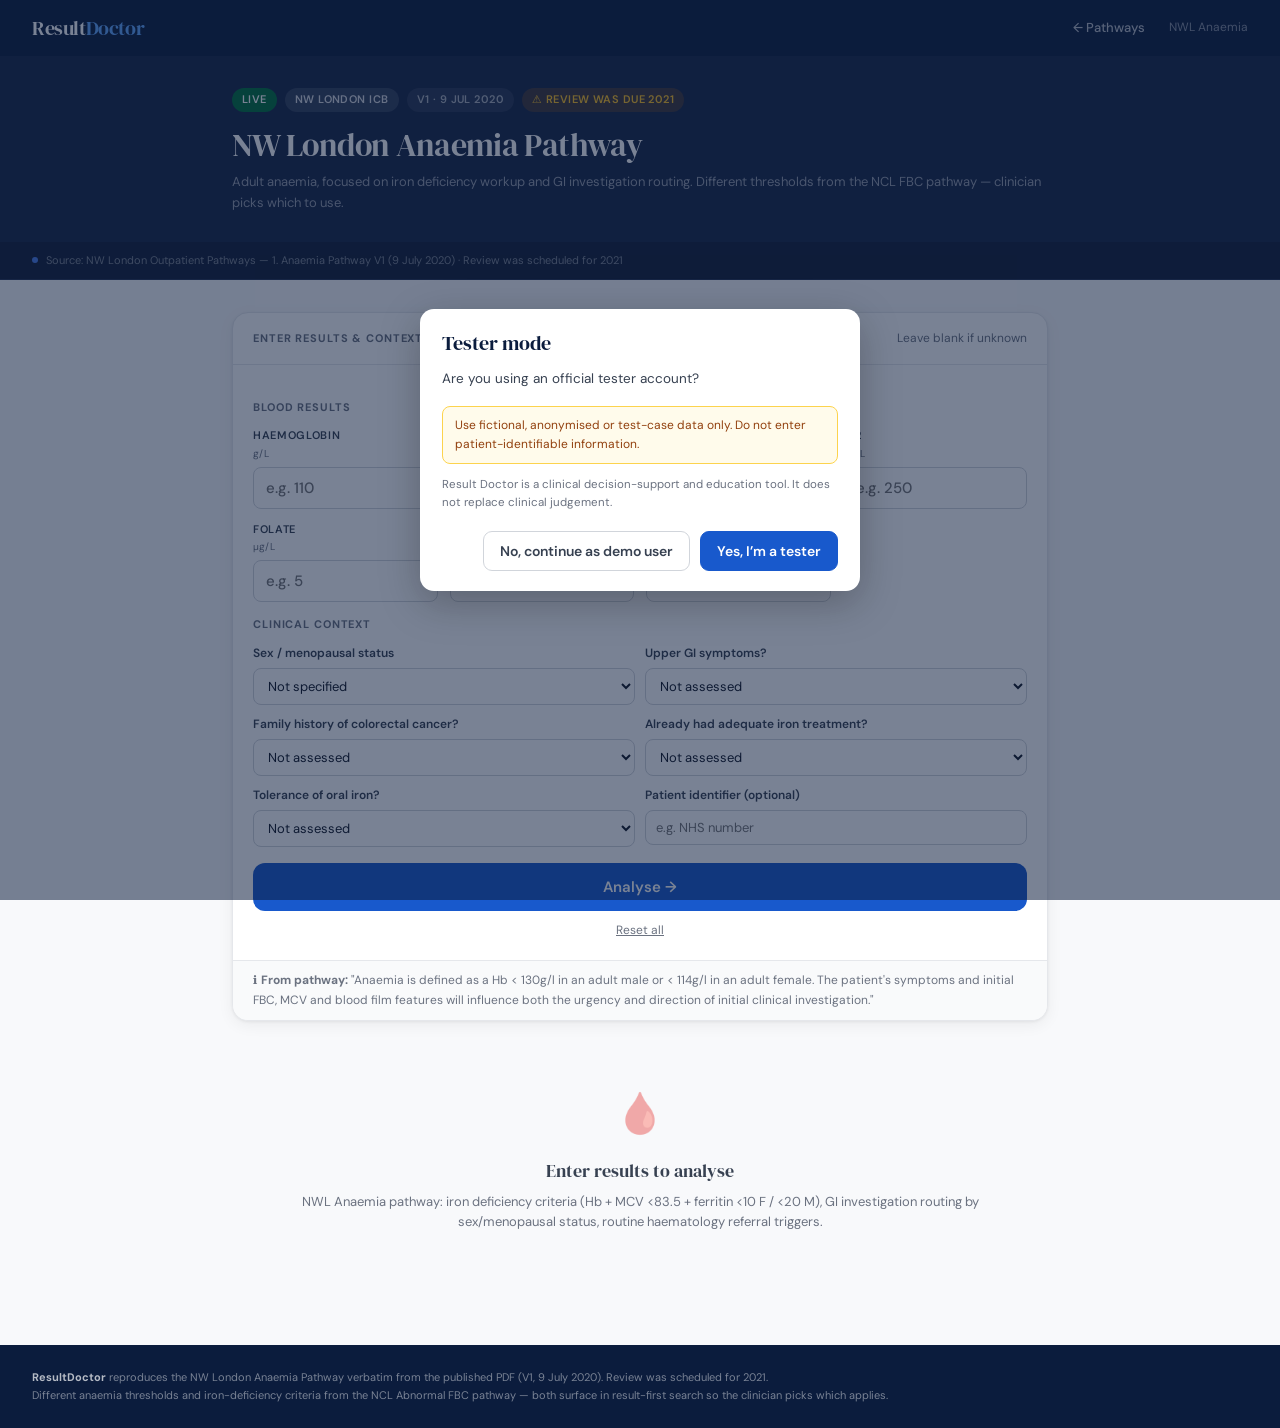
<file: nwl_anaemia.html>
<!DOCTYPE html>
<html lang="en">
<head>
<meta charset="UTF-8">
<meta name="viewport" content="width=device-width, initial-scale=1.0">
<title>ResultDoctor — NW London Anaemia Pathway</title>
<link rel="preconnect" href="https://fonts.googleapis.com">
<link rel="preconnect" href="https://fonts.gstatic.com" crossorigin>
<link href="https://fonts.googleapis.com/css2?family=DM+Serif+Display:ital@0;1&family=DM+Sans:wght@300;400;500;600;700&display=swap" rel="stylesheet">
<style>
:root {
  --navy: #0B1C3D; --navy2: #162545;
  --blue: #1859CC; --blue-lt: #E8F0FD; --blue-mid: #4A7DE8;
  --green: #00703C; --green-lt: #E3F5EC;
  --red: #B91C1C; --red-lt: #FEF2F2;
  --amber: #92400E; --amber-lt: #FFFBEB;
  --purple: #7C3AED; --purple-lt: #FDF4FF;
  --grey: #6B7280; --grey-lt: #F9FAFB;
  --border: #E5E7EB; --border2: #D1D5DB;
  --text: #111827; --text2: #374151; --text3: #6B7280;
  --serif: 'DM Serif Display', Georgia, serif;
  --sans: 'DM Sans', system-ui, sans-serif;
  --radius: 12px; --radius-lg: 16px;
  --shadow: 0 1px 3px rgba(0,0,0,.06), 0 4px 16px rgba(0,0,0,.06);
}
* { box-sizing: border-box; margin: 0; padding: 0; }
body { font-family: var(--sans); background: #F8F9FB; color: var(--text); font-size: 14px; line-height: 1.6; min-height: 100vh; }

header { background: var(--navy); color: white; padding: 0 32px; height: 56px; display: flex; align-items: center; justify-content: space-between; position: sticky; top: 0; z-index: 100; }
.logo { font-family: var(--serif); font-size: 20px; color: white; text-decoration: none; letter-spacing: -.02em; }
.logo span { color: #60A5FA; }
.header-nav { display: flex; align-items: center; gap: 24px; }
.back-link { color: rgba(255,255,255,.7); text-decoration: none; font-size: 13px; font-weight: 500; }
.back-link:hover { color: white; }
.breadcrumb { font-size: 12px; color: rgba(255,255,255,.5); }

.pathway-header { background: var(--navy2); color: white; padding: 32px 0 0; border-bottom: 1px solid rgba(255,255,255,.06); }
.pathway-header-inner { max-width: 880px; margin: 0 auto; padding: 0 32px 28px; }
.pathway-meta { display: flex; align-items: center; gap: 8px; margin-bottom: 14px; flex-wrap: wrap; }
.tag { font-size: 11px; font-weight: 600; padding: 3px 10px; border-radius: 20px; letter-spacing: .04em; text-transform: uppercase; }
.tag-live { background: var(--green); color: white; }
.tag-icb { background: rgba(255,255,255,.12); color: rgba(255,255,255,.8); }
.tag-version { background: rgba(255,255,255,.08); color: rgba(255,255,255,.6); }
.tag-stale { background: rgba(217,119,6,.2); color: #FBBF24; }
.pathway-title { font-family: var(--serif); font-size: 32px; font-weight: 400; line-height: 1.2; margin-bottom: 8px; letter-spacing: -.02em; }
.pathway-subtitle { font-size: 13px; color: rgba(255,255,255,.55); }
.pathway-source-strip { background: rgba(0,0,0,.2); padding: 10px 32px; font-size: 11px; color: rgba(255,255,255,.45); display: flex; align-items: center; gap: 8px; }
.source-dot { width: 6px; height: 6px; border-radius: 50%; background: var(--blue-mid); }

.page { max-width: 880px; margin: 0 auto; padding: 32px; }

.panel { background: white; border: 1px solid var(--border); border-radius: var(--radius-lg); margin-bottom: 20px; box-shadow: var(--shadow); overflow: hidden; }
.panel-head { padding: 16px 20px; border-bottom: 1px solid var(--border); display: flex; align-items: center; justify-content: space-between; }
.panel-head-label { font-size: 11px; font-weight: 700; text-transform: uppercase; letter-spacing: .08em; color: var(--text3); }
.panel-body { padding: 20px; }
.panel-note { background: var(--grey-lt); border-top: 1px solid var(--border); padding: 10px 20px; font-size: 12px; color: var(--text3); }

.results-grid { display: grid; grid-template-columns: repeat(auto-fill, minmax(160px, 1fr)); gap: 12px; margin-bottom: 14px; }
.result-field { display: flex; flex-direction: column; gap: 5px; }
.result-label { font-size: 11px; font-weight: 600; color: var(--text2); text-transform: uppercase; letter-spacing: .06em; }
.result-unit { font-size: 10px; color: var(--text3); margin-top: 1px; }
.result-input { padding: 10px 12px; border: 1.5px solid var(--border2); border-radius: 8px; font-size: 15px; font-family: var(--sans); font-weight: 500; color: var(--text); background: white; width: 100%; }
.result-input:focus { outline: none; border-color: var(--blue); box-shadow: 0 0 0 3px rgba(24,89,204,.12); }
.result-input.abnormal { border-color: var(--red); background: var(--red-lt); }
.result-input.warning { border-color: #F59E0B; background: var(--amber-lt); }
.result-input.normal { border-color: var(--green); background: var(--green-lt); }
.analyse-btn { width: 100%; padding: 14px 24px; background: var(--blue); color: white; border: none; border-radius: var(--radius); font-size: 15px; font-weight: 600; font-family: var(--sans); cursor: pointer; }
.analyse-btn:hover { background: #1348B0; }
.reset-link { display: block; text-align: center; margin-top: 10px; font-size: 12px; color: var(--text3); cursor: pointer; text-decoration: underline; }

.section-label { font-size: 11px; font-weight: 700; color: var(--text3); text-transform: uppercase; letter-spacing: .08em; margin: 14px 0 10px; }
.context-grid { display: grid; grid-template-columns: 1fr 1fr; gap: 10px; margin-bottom: 16px; }
.ctx-q { display: flex; flex-direction: column; gap: 5px; }
.ctx-q label { font-size: 12px; font-weight: 600; color: var(--text2); }
.ctx-select { padding: 8px 10px; border: 1.5px solid var(--border2); border-radius: 8px; font-size: 13px; font-family: var(--sans); color: var(--text); background: white; }

.output-section { display: none; }
.output-section.show { display: block; }
.section-divider { font-size: 11px; font-weight: 700; text-transform: uppercase; letter-spacing: .1em; color: var(--text3); margin: 24px 0 14px; display: flex; align-items: center; gap: 10px; }
.section-divider::after { content: ''; flex: 1; height: 1px; background: var(--border); }

.primary-card { border-radius: 20px; padding: 28px 28px 24px; margin-bottom: 16px; border: 2px solid; box-shadow: 0 4px 24px rgba(0,0,0,.06); }
.primary-card.urgent { background: #FEF2F2; border-color: #DC2626; }
.primary-card.gp { background: #EFF6FF; border-color: var(--blue); }
.primary-card.refer { background: #FAF5FF; border-color: #9333EA; }
.primary-card.noaction { background: #ECFDF5; border-color: var(--green); }
.primary-card.amber-action { background: #FFFBEB; border-color: #D97706; }
.primary-card.info { background: #F9FAFB; border-color: var(--grey); }
.primary-flag { display: inline-flex; align-items: center; gap: 8px; font-size: 11px; font-weight: 700; padding: 5px 12px; border-radius: 20px; margin-bottom: 14px; text-transform: uppercase; letter-spacing: .08em; }
.primary-card.urgent .primary-flag { background: var(--red); color: white; }
.primary-card.gp .primary-flag { background: var(--blue); color: white; }
.primary-card.refer .primary-flag { background: #9333EA; color: white; }
.primary-card.noaction .primary-flag { background: var(--green); color: white; }
.primary-card.amber-action .primary-flag { background: #D97706; color: white; }
.primary-card.info .primary-flag { background: var(--grey); color: white; }
.pulse { width: 6px; height: 6px; border-radius: 50%; background: currentColor; animation: pulse 1.5s ease-in-out infinite; }
@keyframes pulse { 0%,100%{opacity:1} 50%{opacity:.3} }
.primary-title { font-family: var(--serif); font-size: 28px; line-height: 1.2; margin-bottom: 6px; letter-spacing: -.01em; }
.primary-card.urgent .primary-title { color: #7F1D1D; }
.primary-card.gp .primary-title { color: var(--navy); }
.primary-card.refer .primary-title { color: #581C87; }
.primary-card.noaction .primary-title { color: #064E3B; }
.primary-card.amber-action .primary-title { color: #78350F; }
.primary-subtitle { font-size: 14px; color: var(--text2); margin-bottom: 18px; line-height: 1.55; }
.primary-actions { display: flex; flex-direction: column; gap: 8px; margin-bottom: 18px; }
.primary-action-item { display: flex; align-items: flex-start; gap: 12px; padding: 12px 14px; background: white; border-radius: 10px; border: 1px solid rgba(0,0,0,.06); font-size: 14px; line-height: 1.55; }
.primary-action-num { width: 24px; height: 24px; border-radius: 50%; display: flex; align-items: center; justify-content: center; font-size: 12px; font-weight: 700; flex-shrink: 0; color: white; }
.urgent .primary-action-num { background: var(--red); }
.gp .primary-action-num { background: var(--blue); }
.refer .primary-action-num { background: #9333EA; }
.noaction .primary-action-num { background: var(--green); }
.amber-action .primary-action-num { background: #D97706; }
.info .primary-action-num { background: var(--grey); }

.details-toggle { width: 100%; padding: 12px 16px; border-radius: 10px; background: rgba(255,255,255,.5); border: 1px solid rgba(0,0,0,.08); cursor: pointer; display: flex; align-items: center; justify-content: space-between; font-family: var(--sans); font-size: 13px; font-weight: 600; color: var(--text2); }
.details-toggle:hover { background: white; }
.details-toggle .chev { font-size: 12px; transition: transform .2s; }
.details-toggle.open .chev { transform: rotate(180deg); }
.details-content { display: none; padding-top: 16px; }
.details-content.open { display: block; }
.detail-block { background: rgba(255,255,255,.7); border-radius: 10px; padding: 14px 16px; margin-bottom: 10px; border: 1px solid rgba(0,0,0,.05); }
.detail-block-label { font-size: 10px; font-weight: 700; text-transform: uppercase; letter-spacing: .08em; color: var(--text3); margin-bottom: 8px; }
.verbatim-quote { font-family: 'Georgia', serif; font-style: italic; font-size: 13px; line-height: 1.65; color: var(--text); padding: 12px 16px; background: white; border-left: 3px solid var(--blue); border-radius: 0 8px 8px 0; margin: 6px 0; }
.verbatim-source { font-size: 11px; font-style: normal; color: var(--text3); margin-top: 8px; font-family: var(--sans); }
.logic-trace { font-size: 12px; line-height: 1.7; }
.logic-line { padding: 3px 0; }
.logic-kw { display: inline-block; font-weight: 700; font-size: 10px; padding: 1px 6px; border-radius: 4px; margin-right: 6px; vertical-align: 1px; }
.kw-IF { background: var(--blue-lt); color: var(--blue); }
.kw-AND { background: var(--green-lt); color: var(--green); }
.kw-OR { background: var(--amber-lt); color: var(--amber); }
.kw-THEN { background: var(--navy); color: white; }
.kw-CTX { background: var(--purple-lt); color: var(--purple); }
.logic-line.matched { color: var(--text); font-weight: 500; }
.logic-line.matched::before { content: '✓ '; color: var(--green); font-weight: 700; }
.logic-line.unmet { color: var(--text3); }
.logic-line.unmet::before { content: '· '; color: var(--text3); }
.source-attr { display: flex; align-items: center; gap: 8px; font-size: 11px; color: var(--text3); margin-top: 6px; }
.source-tag { padding: 2px 7px; border-radius: 4px; font-weight: 600; font-size: 10px; text-transform: uppercase; }
.source-tag.explicit { background: rgba(0,112,60,.1); color: var(--green); }

.secondary-card { background: white; border: 1px solid var(--border); border-radius: var(--radius); padding: 14px 16px; margin-bottom: 10px; }
.secondary-head { display: flex; align-items: center; gap: 10px; cursor: pointer; }
.secondary-head .chev { margin-left: auto; font-size: 11px; color: var(--text3); transition: transform .2s; }
.secondary-card.open .chev { transform: rotate(180deg); }
.secondary-title { flex: 1; font-size: 13px; font-weight: 600; color: var(--text); }
.secondary-tag { font-size: 10px; font-weight: 700; padding: 2px 8px; border-radius: 10px; text-transform: uppercase; letter-spacing: .05em; }
.secondary-card.refer .secondary-tag { background: var(--purple-lt); color: var(--purple); }
.secondary-card.gp .secondary-tag { background: var(--blue-lt); color: var(--blue); }
.secondary-card.info .secondary-tag { background: var(--grey-lt); color: var(--grey); }
.secondary-body { display: none; padding-top: 12px; margin-top: 12px; border-top: 1px solid var(--border); font-size: 13px; color: var(--text2); }
.secondary-card.open .secondary-body { display: block; }

.ctx-warning-strip { background: #FFF7ED; border: 1px solid #FED7AA; border-radius: var(--radius); padding: 12px 16px; margin-bottom: 14px; font-size: 12px; color: #92400E; line-height: 1.6; display: flex; gap: 10px; }
.ctx-warning-icon { font-size: 16px; flex-shrink: 0; margin-top: 1px; }

.result-summary { background: var(--navy); color: white; border-radius: var(--radius-lg); padding: 16px 20px; margin-bottom: 20px; display: grid; grid-template-columns: repeat(auto-fill, minmax(110px, 1fr)); gap: 12px; }
.result-chip { text-align: center; }
.result-chip-name { font-size: 10px; font-weight: 600; text-transform: uppercase; letter-spacing: .06em; color: rgba(255,255,255,.5); margin-bottom: 3px; }
.result-chip-val { font-size: 17px; font-weight: 600; font-family: var(--serif); }
.result-chip-val.c-high { color: #FCA5A5; }
.result-chip-val.c-normal { color: #6EE7B7; }
.result-chip-val.c-empty { color: rgba(255,255,255,.25); font-size: 13px; }

.copy-record-bar { position: sticky; bottom: 20px; margin: 24px auto 0; max-width: 600px; background: var(--navy); color: white; border-radius: 14px; padding: 14px 18px; display: none; align-items: center; gap: 12px; box-shadow: 0 8px 32px rgba(11,28,61,.3); z-index: 50; }
.copy-record-bar.show { display: flex; }
.copy-record-text { flex: 1; font-size: 13px; }
.copy-record-text strong { display: block; font-size: 11px; text-transform: uppercase; letter-spacing: .08em; color: rgba(255,255,255,.5); margin-bottom: 2px; font-weight: 700; }
.copy-record-btn { padding: 9px 18px; background: white; color: var(--navy); border: none; border-radius: 8px; font-size: 13px; font-weight: 600; cursor: pointer; }
.copy-record-btn.copied { background: var(--green); color: white; }

/* FLOW DIAGRAM */
.flow-diagram-panel { background: white; border: 1px solid var(--border); border-radius: var(--radius-lg); margin-bottom: 20px; overflow: hidden; box-shadow: var(--shadow); }
.flow-diagram-head { padding: 14px 20px; border-bottom: 1px solid var(--border); display: flex; align-items: center; gap: 10px; }
.flow-diagram-head-label { font-size: 11px; font-weight: 700; text-transform: uppercase; letter-spacing: .08em; color: var(--text3); flex: 1; }
.flow-toggle { font-size: 12px; color: var(--blue); cursor: pointer; background: var(--blue-lt); padding: 4px 10px; border-radius: 6px; font-weight: 600; border: none; font-family: var(--sans); }
.flow-toggle:hover { background: #DBEAFE; }
.flow-diagram-svg { padding: 20px; overflow-x: auto; background: #FAFBFD; }
.flow-diagram-svg svg { display: block; margin: 0 auto; max-width: 100%; height: auto; }
.flow-legend { padding: 10px 20px; background: var(--grey-lt); border-top: 1px solid var(--border); font-size: 11px; color: var(--text3); display: flex; gap: 16px; flex-wrap: wrap; }
.legend-item { display: flex; align-items: center; gap: 6px; }
.legend-dot { width: 10px; height: 10px; border-radius: 50%; }

.fn-box { fill: white; stroke: #CBD5E1; stroke-width: 1.5; transition: all .35s; }
.fn-box.start-fill { fill: #F3F4F6; stroke: #6B7280; stroke-width: 1.5; }
.fn-box.gp-fill { fill: #EFF6FF; stroke: var(--blue); stroke-width: 2; }
.fn-box.refer-fill { fill: #FAF5FF; stroke: #9333EA; stroke-width: 2; }
.fn-box.decision-fill { fill: #FEF3C7; stroke: #D97706; stroke-width: 2; }
.fn-box.active { stroke-width: 3.5; filter: drop-shadow(0 4px 12px rgba(0,0,0,.18)); }
.fn-box.dimmed { opacity: .25; }
.fn-text { font-family: var(--sans); font-size: 11px; fill: var(--text); pointer-events: none; }
.fn-text.dimmed { opacity: .4; }
.fn-text-bold { font-weight: 600; }
.fn-arrow { stroke: #94A3B8; stroke-width: 1.5; fill: none; marker-end: url(#arrow); transition: all .35s; }
.fn-arrow.active { stroke: var(--blue); stroke-width: 2.5; }
.fn-arrow.dimmed { opacity: .2; }
.fn-label { font-family: var(--sans); font-size: 9px; fill: var(--text3); pointer-events: none; }
.fn-label.dimmed { opacity: .4; }
.fn-label.active { fill: var(--blue); font-weight: 600; }
.fn-rect-step { font-family: var(--sans); font-size: 9px; font-weight: 700; fill: var(--text3); pointer-events: none; }
.fn-rect-step.active { fill: var(--blue); }
.fn-rect-step.dimmed { opacity: .4; }

.empty-output { text-align: center; padding: 40px 24px; color: var(--text3); }
.empty-icon { font-size: 40px; margin-bottom: 12px; opacity: .4; }
.empty-title { font-family: var(--serif); font-size: 18px; color: var(--text2); margin-bottom: 6px; }
.empty-sub { font-size: 13px; }

footer { background: var(--navy); color: rgba(255,255,255,.45); font-size: 11px; padding: 24px 32px; margin-top: 40px; line-height: 1.6; }
footer strong { color: rgba(255,255,255,.7); }

@media(max-width:640px) {
  .page { padding: 20px 16px; }
  .results-grid { grid-template-columns: 1fr 1fr; }
  .context-grid { grid-template-columns: 1fr; }
  .primary-title { font-size: 22px; }
  .primary-card { padding: 22px 20px 20px; }
}
</style>
</head>
<body>

<header>
  <a class="logo" href="index.html">Result<span>Doctor</span></a>
  <div class="header-nav">
    <a class="back-link" href="index.html">← Pathways</a>
    <span class="breadcrumb">NWL Anaemia</span>
  </div>
</header>

<div class="pathway-header">
  <div class="pathway-header-inner">
    <div class="pathway-meta">
      <span class="tag tag-live">Live</span>
      <span class="tag tag-icb">NW London ICB</span>
      <span class="tag tag-version">V1 · 9 Jul 2020</span>
      <span class="tag tag-stale">⚠ Review was due 2021</span>
    </div>
    <h1 class="pathway-title">NW London Anaemia Pathway</h1>
    <p class="pathway-subtitle">
      Adult anaemia, focused on iron deficiency workup and GI investigation routing. Different thresholds from the NCL FBC pathway — clinician picks which to use.
    </p>
  </div>
  <div class="pathway-source-strip">
    <div class="source-dot"></div>
    Source: NW London Outpatient Pathways — 1. Anaemia Pathway V1 (9 July 2020) · Review was scheduled for 2021
  </div>
</div>

<div class="page">

  <div class="panel">
    <div class="panel-head">
      <span class="panel-head-label">Enter results &amp; context</span>
      <span style="font-size:12px;color:var(--text3)">Leave blank if unknown</span>
    </div>
    <div class="panel-body">

      <div class="section-label">Blood results</div>
      <div class="results-grid">
        <div class="result-field"><div><div class="result-label">Haemoglobin</div><div class="result-unit">g/L</div></div><input class="result-input" type="number" id="f-hb" placeholder="e.g. 110" min="0" oninput="clearOutput()"></div>
        <div class="result-field"><div><div class="result-label">MCV</div><div class="result-unit">fL</div></div><input class="result-input" type="number" id="f-mcv" placeholder="e.g. 78" min="0" step="0.1" oninput="clearOutput()"></div>
        <div class="result-field"><div><div class="result-label">Ferritin</div><div class="result-unit">µg/L</div></div><input class="result-input" type="number" id="f-ferritin" placeholder="e.g. 8" min="0" oninput="clearOutput()"></div>
        <div class="result-field"><div><div class="result-label">B12</div><div class="result-unit">ng/L</div></div><input class="result-input" type="number" id="f-b12" placeholder="e.g. 250" min="0" oninput="clearOutput()"></div>
        <div class="result-field"><div><div class="result-label">Folate</div><div class="result-unit">µg/L</div></div><input class="result-input" type="number" id="f-folate" placeholder="e.g. 5" min="0" step="0.1" oninput="clearOutput()"></div>
        <div class="result-field"><div><div class="result-label">Reticulocytes</div><div class="result-unit">×10⁹/L</div></div><input class="result-input" type="number" id="f-retic" placeholder="e.g. 50" min="0" oninput="clearOutput()"></div>
        <div class="result-field"><div><div class="result-label">CRP</div><div class="result-unit">mg/L</div></div><input class="result-input" type="number" id="f-crp" placeholder="e.g. 4" min="0" oninput="clearOutput()"></div>
      </div>

      <div class="section-label">Clinical context</div>
      <div class="context-grid">
        <div class="ctx-q"><label>Sex / menopausal status</label>
          <select class="ctx-select" id="ctx-sex" onchange="clearOutput()">
            <option value="">Not specified</option>
            <option value="m">Male</option>
            <option value="f-post">Female — post-menopausal</option>
            <option value="f-pre">Female — pre-menopausal</option>
          </select>
        </div>
        <div class="ctx-q"><label>Upper GI symptoms?</label>
          <select class="ctx-select" id="ctx-gisym" onchange="clearOutput()">
            <option value="">Not assessed</option>
            <option value="yes">Yes — dyspepsia / reflux / dysphagia / weight loss</option>
            <option value="no">No</option>
          </select>
        </div>
        <div class="ctx-q"><label>Family history of colorectal cancer?</label>
          <select class="ctx-select" id="ctx-fhcrc" onchange="clearOutput()">
            <option value="">Not assessed</option>
            <option value="yes">Yes</option>
            <option value="no">No</option>
          </select>
        </div>
        <div class="ctx-q"><label>Already had adequate iron treatment?</label>
          <select class="ctx-select" id="ctx-fetreated" onchange="clearOutput()">
            <option value="">Not assessed</option>
            <option value="yes">Yes — and anaemia persists</option>
            <option value="no">No</option>
          </select>
        </div>
        <div class="ctx-q"><label>Tolerance of oral iron?</label>
          <select class="ctx-select" id="ctx-feintol" onchange="clearOutput()">
            <option value="">Not assessed</option>
            <option value="intol">Intolerant — needs parenteral</option>
            <option value="ok">Tolerated</option>
          </select>
        </div>
        <div class="ctx-q"><label>Patient identifier (optional)</label>
          <input class="ctx-select" type="text" id="ctx-patient" placeholder="e.g. NHS number">
        </div>
      </div>

      <button class="analyse-btn" onclick="analyse()">Analyse →</button>
      <span class="reset-link" onclick="resetAll()">Reset all</span>
    </div>
    <div class="panel-note">
      ℹ <strong>From pathway:</strong> "Anaemia is defined as a Hb &lt; 130g/l in an adult male or &lt; 114g/l in an adult female. The patient's symptoms and initial FBC, MCV and blood film features will influence both the urgency and direction of initial clinical investigation."
    </div>
  </div>

  <div id="output-section" class="output-section"></div>

  <div id="empty-state">
    <div class="empty-output">
      <div class="empty-icon">🩸</div>
      <div class="empty-title">Enter results to analyse</div>
      <div class="empty-sub">NWL Anaemia pathway: iron deficiency criteria (Hb + MCV &lt;83.5 + ferritin &lt;10 F / &lt;20 M), GI investigation routing by sex/menopausal status, routine haematology referral triggers.</div>
    </div>
  </div>

</div>

<div id="copy-record" class="copy-record-bar">
  <div class="copy-record-text">
    <strong>Ready for clinical record</strong>
    <span id="copy-record-summary">—</span>
  </div>
  <button class="copy-record-btn" id="copy-record-btn" onclick="copyForRecord()">📋 Copy for EMR</button>
</div>

<footer>
  <strong>ResultDoctor</strong> reproduces the NW London Anaemia Pathway verbatim from the published PDF (V1, 9 July 2020). Review was scheduled for 2021.<br>
  Different anaemia thresholds and iron-deficiency criteria from the NCL Abnormal FBC pathway — both surface in result-first search so the clinician picks which applies.
</footer>

<!-- Shared pathway-diagram renderer (zero-build) -->
<script src="pathwayDiagram.js"></script>
<script>
function val(id) { const v = (document.getElementById(id) || {}).value; return v == null || v === '' ? null : parseFloat(v); }
function sel(id) { return (document.getElementById(id) || {}).value || ''; }
function txt(id) { return (document.getElementById(id) || {}).value || ''; }

(function prefillFromRouter() {
  const params = new URLSearchParams(window.location.search);
  const stored = sessionStorage.getItem('resultdoctor_results');
  let src = null;
  if (stored) { try { src = JSON.parse(stored); } catch(e) {} }
  const m = { 'hb':'f-hb', 'mcv':'f-mcv', 'ferritin':'f-ferritin', 'b12':'f-b12', 'folate':'f-folate', 'retic':'f-retic', 'crp':'f-crp' };
  const cm = { 'sex':'ctx-sex', 'gisym':'ctx-gisym', 'fhcrc':'ctx-fhcrc', 'fetreated':'ctx-fetreated', 'feintol':'ctx-feintol', 'patient':'ctx-patient' };
  Object.entries(m).forEach(([k, id]) => { const v = params.get(k) || (src && src[k]); if (v != null && v !== '') { const el = document.getElementById(id); if (el) el.value = v; } });
  Object.entries(cm).forEach(([k, id]) => { const v = params.get(k) || (src && src[k]); if (v != null && v !== '') { const el = document.getElementById(id); if (el) el.value = v; } });
})();

let lastAnalysisData = null;

function clearOutput() {
  document.getElementById('output-section').classList.remove('show');
  document.getElementById('output-section').innerHTML = '';
  document.getElementById('empty-state').style.display = '';
  document.getElementById('copy-record').classList.remove('show');
  lastAnalysisData = null;
}
function resetAll() {
  ['f-hb','f-mcv','f-ferritin','f-b12','f-folate','f-retic','f-crp'].forEach(id => { const el = document.getElementById(id); if (el) { el.value=''; el.className='result-input'; }});
  ['ctx-sex','ctx-gisym','ctx-fhcrc','ctx-fetreated','ctx-feintol'].forEach(id => { const el = document.getElementById(id); if (el) el.selectedIndex = 0; });
  const pi = document.getElementById('ctx-patient'); if (pi) pi.value = '';
  clearOutput();
}

// ═══════════════════════════════════════════════════
// FLOW DIAGRAM - SVG with path highlighting
// ═══════════════════════════════════════════════════
const FLOW_NODES = {
  start:       { x: 320, y: 20,  w: 220, h: 50,  text: 'Anaemia identified (Hb <130 M / <114 F)', cls: 'start-fill', step: 'Definition' },
  workup:      { x: 320, y: 110, w: 220, h: 60,  text: 'Appropriate primary care investigations', cls: 'gp-fill', step: 'Step 1' },
  ida_check:   { x: 320, y: 210, w: 220, h: 70,  text: 'Iron deficiency criteria? Hb low + MCV <83.5 + ferritin <10 F / <20 M', cls: 'decision-fill', step: 'Decision' },
  ida_yes:     { x: 80,  y: 330, w: 220, h: 50,  text: 'Iron deficiency anaemia confirmed', cls: 'gp-fill', step: 'Step 2a' },
  non_ida:     { x: 560, y: 330, w: 240, h: 50,  text: 'Non-IDA anaemia — continue full workup', cls: 'gp-fill', step: 'Step 2b' },
  men_postmen: { x: 30,  y: 430, w: 220, h: 60,  text: 'Men & post-menopausal women → upper + lower GI', cls: 'refer-fill', step: 'Step 3a' },
  premen:      { x: 270, y: 430, w: 200, h: 60,  text: 'Pre-menopausal women → targeted (upper GI sx / FH CRC)', cls: 'refer-fill', step: 'Step 3b' },
  refer_gi:    { x: 80,  y: 540, w: 220, h: 50,  text: 'Refer GI / colorectal / gynae / urology', cls: 'refer-fill', step: 'Referral' },
  haem_ref:    { x: 320, y: 660, w: 220, h: 60,  text: 'Routine haematology referral', cls: 'refer-fill', step: 'Haem' },
  coeliac:     { x: 560, y: 430, w: 240, h: 50,  text: 'Coeliac screen, urinalysis, GI/gynae/urology as indicated', cls: 'refer-fill', step: 'Step 3c' },
};

const FLOW_EDGES = [
  { from: 'start', to: 'workup' },
  { from: 'workup', to: 'ida_check' },
  { from: 'ida_check', to: 'ida_yes', label: 'criteria met' },
  { from: 'ida_check', to: 'non_ida', label: 'criteria not met' },
  { from: 'ida_yes', to: 'men_postmen', label: 'M / post-menop F' },
  { from: 'ida_yes', to: 'premen', label: 'pre-menop F' },
  { from: 'men_postmen', to: 'refer_gi' },
  { from: 'premen', to: 'refer_gi', label: 'if sx / FH' },
  { from: 'non_ida', to: 'coeliac' },
  { from: 'ida_yes', to: 'haem_ref', label: 'persistent / intolerant / treatment fail' },
];

// Delegates to the shared renderer in pathwayDiagram.js (same behaviour the LFT
// pathway uses). FLOW_NODES/FLOW_EDGES above remain this pathway's own diagram.
function renderFlow(activeNodes, activeEdges) {
  return PathwayDiagram.renderPathwayDiagram(FLOW_NODES, FLOW_EDGES, activeNodes, activeEdges, { viewBox: '0 0 830 740' });
}

// ═══════════════════════════════════════════════════
// ENGINE
// ═══════════════════════════════════════════════════
function analyse() {
  const hb = val('f-hb'), mcv = val('f-mcv'), ferritin = val('f-ferritin');
  const b12 = val('f-b12'), folate = val('f-folate'), retic = val('f-retic'), crp = val('f-crp');
  const sex = sel('ctx-sex'), gisym = sel('ctx-gisym'), fhcrc = sel('ctx-fhcrc');
  const fetreated = sel('ctx-fetreated'), feintol = sel('ctx-feintol');

  const anyResult = [hb,mcv,ferritin,b12,folate,retic,crp].some(v => v !== null);
  const anyContext = [sex,gisym,fhcrc,fetreated,feintol].some(v => v !== '');
  if (!anyResult && !anyContext) { alert('Please enter at least one result or context value.'); return; }

  // NWL thresholds — all directly from the PDF
  const isMale = sex === 'm';
  const isFemPre = sex === 'f-pre';
  const isFemPost = sex === 'f-post';
  const isFemale = isFemPre || isFemPost;

  const d = { hb, mcv, ferritin, b12, folate, retic, crp, sex, gisym, fhcrc, fetreated, feintol, isMale, isFemPre, isFemPost, isFemale };

  // Anaemia trigger — three zones based on Hb
  // Hb <114: anaemia in BOTH sexes (sex doesn't change trigger)
  // Hb 114-129: anaemia ONLY if male — sex required to resolve
  // Hb ≥130: not anaemia in either
  d.hbBelowFemaleThreshold = hb !== null && hb < 114;
  d.hbAmbiguousZone = hb !== null && hb >= 114 && hb < 130;
  d.hbNormal = hb !== null && hb >= 130;
  d.anaemia = d.hbBelowFemaleThreshold || (d.hbAmbiguousZone && isMale);
  d.anaemiaConditional = d.hbAmbiguousZone && !sex; // show "if male X, if female Y"
  d.anaemiaSexUnknown = d.anaemia && !sex; // anaemia confirmed but sex needed for IDA/GI routing
  d.mcvLow = mcv !== null && mcv < 83.5;
  // Ferritin sex-conditional zones (same principle as Hb): <10 low both, 10-19 ambiguous (low only if male), ≥20 not low
  d.ferritinDefinitelyLow = ferritin !== null && ferritin < 10;
  d.ferritinAmbiguousZone = ferritin !== null && ferritin >= 10 && ferritin < 20;
  d.ferritinDefinitelyNotLow = ferritin !== null && ferritin >= 20;
  d.ferritinLow = d.ferritinDefinitelyLow || (d.ferritinAmbiguousZone && isMale);
  d.ferritinConditional = d.ferritinAmbiguousZone && !sex && d.anaemia && d.mcvLow; // matters only if Hb low + MCV low and ferritin in 10-19 zone without sex
  // IDA criteria explicit per PDF
  d.idaCriteria = d.anaemia && d.mcvLow && d.ferritinLow;

  // Routes
  d.giFull = d.idaCriteria && (isMale || isFemPost);
  d.giTargeted = d.idaCriteria && isFemPre && (gisym === 'yes' || fhcrc === 'yes');
  d.idaPremenNoTrigger = d.idaCriteria && isFemPre && !(gisym === 'yes' || fhcrc === 'yes');

  // Routine haematology referral triggers
  d.haemPersistent = d.idaCriteria; // "persistent unexplained Fe deficiency" - implied if criteria met after workup
  d.haemTreatmentFail = fetreated === 'yes';
  d.haemIntolerant = feintol === 'intol';
  d.haemReferral = d.haemTreatmentFail || d.haemIntolerant;

  lastAnalysisData = d;
  colourInputs(d);
  renderOutput(d);
}

function colourInputs(d) {
  const set = (id, cls) => { const el = document.getElementById(id); if (el && el.value !== '') el.className = 'result-input ' + cls; };
  if (d.hb !== null) {
    if (d.hbBelowFemaleThreshold) set('f-hb', 'warning');
    else if (d.hbAmbiguousZone) set('f-hb', 'warning');
    else set('f-hb', 'normal');
  }
  if (d.mcv !== null) set('f-mcv', d.mcvLow ? 'warning' : 'normal');
  if (d.ferritin !== null) {
    if (d.ferritinDefinitelyLow) set('f-ferritin', 'warning');
    else if (d.ferritinAmbiguousZone) set('f-ferritin', 'warning');
    else set('f-ferritin', 'normal');
  }
}

function renderOutput(d) {
  const out = document.getElementById('output-section');
  document.getElementById('empty-state').style.display = 'none';
  out.classList.add('show');
  out.innerHTML = '';

  // Decide primary and active path
  let primary = null;
  let secondaries = [];
  let activeNodes = [];
  let activeEdges = [];

  if (d.hb === null && !d.sex && !d.gisym && !d.fhcrc && !d.fetreated && !d.feintol) {
    primary = buildNoInput(d);
  } else if (d.hbNormal) {
    primary = buildNoAnaemia(d);
    activeNodes = [];
  } else if (d.anaemiaConditional) {
    // Hb 114-129 without sex — show "if male X, if female Y"
    primary = buildConditionalAnaemia(d);
    activeNodes = ['start'];
  } else if (d.anaemia) {
    // Anaemia confirmed (Hb <114 either sex, or Hb 114-129 + male)
    activeNodes = ['start', 'workup', 'ida_check'];
    activeEdges = ['start->workup', 'workup->ida_check'];

    if (d.haemReferral) {
      // Treatment failure / intolerance / parenteral need
      primary = buildHaemReferral(d);
      activeNodes.push('ida_yes', 'haem_ref');
      activeEdges.push('ida_check->ida_yes', 'ida_yes->haem_ref');
    } else if (d.idaCriteria) {
      activeNodes.push('ida_yes');
      activeEdges.push('ida_check->ida_yes');

      if (d.giFull) {
        primary = buildGIFull(d);
        activeNodes.push('men_postmen', 'refer_gi');
        activeEdges.push('ida_yes->men_postmen', 'men_postmen->refer_gi');
      } else if (d.giTargeted) {
        primary = buildGITargeted(d);
        activeNodes.push('premen', 'refer_gi');
        activeEdges.push('ida_yes->premen', 'premen->refer_gi');
      } else if (d.idaPremenNoTrigger) {
        primary = buildIDAPremenNoTrigger(d);
        activeNodes.push('premen');
        activeEdges.push('ida_yes->premen');
      } else {
        // IDA confirmed but sex unknown → can't route GI yet
        primary = buildIDANeedSex(d);
      }
    } else if (d.anaemia) {
      primary = buildNonIDA(d);
      activeNodes.push('non_ida', 'coeliac');
      activeEdges.push('ida_check->non_ida', 'non_ida->coeliac');
    }
  }

  // Result summary
  out.innerHTML += resultSummaryHTML(d);

  // Primary
  out.innerHTML += renderPrimary(primary);

  // FLOW DIAGRAM — always rendered, since it's the key feature
  out.innerHTML +=
    '<div class="flow-diagram-panel">' +
      '<div class="flow-diagram-head">' +
        '<span class="flow-diagram-head-label">YOUR PATH THROUGH THE PATHWAY</span>' +
        '<button class="flow-toggle" onclick="toggleFlow(this)">Show diagram ▾</button>' +
      '</div>' +
      '<div id="flow-svg-wrap" style="display:none">' +
        '<div class="flow-diagram-svg">' + renderFlow(activeNodes, activeEdges) + '</div>' +
        '<div class="flow-legend">' +
          '<div class="legend-item"><div class="legend-dot" style="background:var(--blue)"></div>Active path</div>' +
          '<div class="legend-item"><div class="legend-dot" style="background:#CBD5E1"></div>Not taken</div>' +
          '<div class="legend-item"><div class="legend-dot" style="background:#D97706"></div>Decision point</div>' +
          '<div class="legend-item"><div class="legend-dot" style="background:#9333EA"></div>Referral</div>' +
        '</div>' +
      '</div>' +
    '</div>';

  // Secondary findings
  if (secondaries.length) {
    out.innerHTML += '<div class="section-divider">Also relevant</div>';
    secondaries.forEach(s => out.innerHTML += renderSecondary(s));
  }

  // Threshold comparison note (helpful since this is the "two pathways" scenario)
  out.innerHTML += '<div class="section-divider">How this differs from the NCL FBC pathway</div>' +
    '<div class="secondary-card info">' +
      '<div class="secondary-head" onclick="toggleSecondary(this)">' +
        '<span class="secondary-tag">Compare</span>' +
        '<span class="secondary-title">Anaemia and iron deficiency thresholds — NWL vs NCL</span>' +
        '<span class="chev">▾</span>' +
      '</div>' +
      '<div class="secondary-body">' +
        '<p><strong>Anaemia trigger:</strong> NWL = Hb &lt;130 (M) / &lt;114 (F). NCL = Hb &lt;110 for both.</p>' +
        '<p><strong>Iron deficiency criteria:</strong> NWL = all three of Hb low + MCV &lt;83.5 + ferritin &lt;10 (F) / &lt;20 (M). NCL = ferritin &lt;30 alone (regardless of MCV).</p>' +
        '<p>Both pathways surface in the router so the clinician picks the one applicable to their patient/area. The thresholds reflect different clinical philosophies — NWL is stricter on iron-deficiency criteria, NCL has a lower anaemia trigger.</p>' +
      '</div>' +
    '</div>';

  buildCopyText(d, primary);
  document.getElementById('copy-record').classList.add('show');
  out.scrollIntoView({ behavior: 'smooth', block: 'start' });
}

function resultSummaryHTML(d) {
  const chips = [];
  if (d.hb !== null) chips.push({ n:'Hb', v: d.hb + ' g/L', c: d.anaemia ? 'c-high' : 'c-normal' });
  if (d.mcv !== null) chips.push({ n:'MCV', v: d.mcv + ' fL', c: d.mcvLow ? 'c-high' : 'c-normal' });
  if (d.ferritin !== null) chips.push({ n:'Ferritin', v: d.ferritin + ' µg/L', c: d.ferritinLow ? 'c-high' : 'c-normal' });
  if (d.b12 !== null) chips.push({ n:'B12', v: d.b12 + ' ng/L', c: 'c-normal' });
  if (d.folate !== null) chips.push({ n:'Folate', v: d.folate + ' µg/L', c: 'c-normal' });
  if (d.crp !== null) chips.push({ n:'CRP', v: d.crp + ' mg/L', c: 'c-normal' });
  return '<div class="result-summary">' + chips.map(c => '<div class="result-chip"><div class="result-chip-name">' + c.n + '</div><div class="result-chip-val ' + c.c + '">' + c.v + '</div></div>').join('') + '</div>';
}

// PATHWAY BUILDERS

function buildGIFull(d) {
  return {
    type: 'refer',
    flag: 'Refer — full GI investigation',
    title: 'Iron deficiency anaemia — full upper + lower GI investigation',
    subtitle: 'Iron deficiency criteria met (Hb ' + d.hb + ' g/L, MCV ' + d.mcv + ' fL, ferritin ' + d.ferritin + ' µg/L) in ' + (d.isMale ? 'an adult male' : 'a post-menopausal woman') + '. NWL pathway directs to upper and lower GI investigation.',
    actions: [
      { text: '<strong>Upper and lower GI investigation</strong> per NWL pathway (men and post-menopausal women).' },
      { text: 'Refer to appropriate specialty (gastro, gynae, urology as clinically indicated).' },
      { text: 'Ensure coeliac screen and urinalysis for occult blood loss done.' },
      { text: 'Iron replacement in parallel — consider routine haematology referral if treatment fails or oral iron not tolerated.' }
    ],
    verbatim: 'Hb < 114g/l female, Hb < 130g/l male with MCV < 83.5fl and ferritin < 10ug/l female and <20ug/l male. Upper and lower GI investigation in: All men and post-menopausal women. Refer to appropriate speciality (gastro, gynae, and urology).',
    source: 'NW London Anaemia Pathway V1, 9 July 2020 — iron deficiency criteria & GI investigation routes',
    logic: [
      { kw: 'IF', text: 'Hb <130 (M) or <114 (F)', met: d.anaemia },
      { kw: 'AND', text: 'MCV <83.5 fL', met: d.mcvLow },
      { kw: 'AND', text: 'ferritin <20 (M) or <10 (F)', met: d.ferritinLow },
      { kw: 'AND', text: 'male or post-menopausal female', met: d.isMale || d.isFemPost },
      { kw: 'THEN', text: 'full upper + lower GI investigation', met: true }
    ],
    recordSummary: 'IDA per NWL criteria (Hb ' + d.hb + ', MCV ' + d.mcv + ', ferritin ' + d.ferritin + ')',
    recordPlan: 'Per NWL Anaemia pathway: upper + lower GI investigation, refer specialty as indicated, coeliac screen, urinalysis. Commence iron replacement.'
  };
}

function buildGITargeted(d) {
  const reasons = [];
  if (d.gisym === 'yes') reasons.push('upper GI symptoms');
  if (d.fhcrc === 'yes') reasons.push('family history of colorectal cancer');
  return {
    type: 'refer',
    flag: 'Refer — targeted GI investigation',
    title: 'Iron deficiency anaemia (pre-menopausal) — targeted GI investigation',
    subtitle: 'IDA criteria met (Hb ' + d.hb + ' g/L, MCV ' + d.mcv + ' fL, ferritin ' + d.ferritin + ' µg/L) in a pre-menopausal woman with ' + reasons.join(' and ') + '. NWL pathway triggers targeted GI investigation.',
    actions: [
      { text: '<strong>Targeted GI investigation</strong> directed by the trigger (' + reasons.join(' / ') + ').' },
      { text: 'Refer to appropriate specialty (gastro, gynae, urology as clinically indicated).' },
      { text: 'Ensure coeliac screen and urinalysis for occult blood loss done.' },
      { text: 'Consider gynaecological cause given menstrual losses; assess menstrual history carefully.' },
      { text: 'Iron replacement in parallel.' }
    ],
    verbatim: 'Targeted GI investigation in pre-menopausal women with upper GI symptoms or FH of colorectal cancer. Refer to appropriate speciality (gastro, gynae, and urology).',
    source: 'NW London Anaemia Pathway V1, 9 July 2020 — pre-menopausal women branch',
    logic: [
      { kw: 'IF', text: 'IDA criteria met', met: d.idaCriteria },
      { kw: 'AND', text: 'pre-menopausal female', met: d.isFemPre },
      { kw: 'AND', text: 'upper GI symptoms OR FH colorectal cancer', met: d.gisym === 'yes' || d.fhcrc === 'yes' },
      { kw: 'THEN', text: 'targeted GI investigation', met: true }
    ],
    recordSummary: 'IDA in pre-menopausal woman with GI trigger (' + reasons.join(', ') + ')',
    recordPlan: 'Per NWL Anaemia pathway: targeted GI investigation, refer specialty, coeliac screen, urinalysis. Iron replacement.'
  };
}

function buildIDAPremenNoTrigger(d) {
  return {
    type: 'gp',
    flag: 'GP action — iron replacement, no GI workup triggered',
    title: 'Iron deficiency anaemia (pre-menopausal) — no GI investigation trigger',
    subtitle: 'IDA criteria met (Hb ' + d.hb + ' g/L, MCV ' + d.mcv + ' fL, ferritin ' + d.ferritin + ' µg/L) in a pre-menopausal woman without upper GI symptoms or FH colorectal cancer. NWL pathway does not direct to GI investigation in this group.',
    actions: [
      { text: 'Assess <strong>menstrual history</strong> carefully — menorrhagia is the commonest cause in this group.' },
      { text: '<strong>Commence iron replacement</strong> and monitor response.' },
      { text: 'Ensure coeliac screen and urinalysis done as part of the workup panel.' },
      { text: 'Consider gynaecology referral if menorrhagia is significant.' },
      { text: 'If anaemia persists despite adequate iron treatment → routine haematology referral.' }
    ],
    verbatim: 'Targeted GI investigation in pre-menopausal women with upper GI symptoms or FH of colorectal cancer.',
    source: 'NW London Anaemia Pathway V1, 9 July 2020 — pre-menopausal women branch (no GI trigger)',
    logic: [
      { kw: 'IF', text: 'IDA criteria met', met: d.idaCriteria },
      { kw: 'AND', text: 'pre-menopausal female', met: d.isFemPre },
      { kw: 'AND NOT', text: 'upper GI symptoms or FH colorectal', met: !(d.gisym === 'yes' || d.fhcrc === 'yes') },
      { kw: 'THEN', text: 'iron replacement; gynae if indicated; no GI investigation triggered', met: true }
    ],
    recordSummary: 'IDA in pre-menopausal woman, no GI trigger',
    recordPlan: 'Per NWL Anaemia pathway: iron replacement, assess menstrual history, coeliac screen, urinalysis. GI investigation only if upper GI symptoms or FH colorectal cancer develop.'
  };
}

function buildIDANeedSex(d) {
  return {
    type: 'info',
    flag: '⚠ Context needed',
    title: 'Iron deficiency anaemia — sex / menopausal status needed to route',
    subtitle: 'IDA criteria are met (Hb ' + d.hb + ', MCV ' + d.mcv + ', ferritin ' + d.ferritin + ') but the NWL pathway routes GI investigation by sex and menopausal status. Set the context above to proceed.',
    actions: [
      { text: 'Set <strong>sex / menopausal status</strong> in the context panel and re-analyse.' }
    ],
    verbatim: 'Upper and lower GI investigation in: All men and post-menopausal women. Targeted GI investigation in pre-menopausal women with upper GI symptoms or FH of colorectal cancer.',
    source: 'NW London Anaemia Pathway V1, 9 July 2020',
    logic: [
      { kw: 'IF', text: 'IDA criteria met', met: d.idaCriteria },
      { kw: 'CTX', text: 'sex / menopausal status required to route', met: false }
    ],
    recordSummary: 'IDA per NWL criteria — sex/menopausal status needed',
    recordPlan: 'Per NWL Anaemia pathway: set sex/menopausal status to direct GI investigation; iron replacement in parallel.'
  };
}

function buildHaemReferral(d) {
  const triggers = [];
  if (d.haemTreatmentFail) triggers.push('anaemia persists despite adequate iron treatment');
  if (d.haemIntolerant) triggers.push('intolerant of oral iron / requires parenteral iron');
  return {
    type: 'refer',
    flag: 'Refer — routine haematology',
    title: 'Routine haematology referral',
    subtitle: 'Triggers from this consultation: ' + triggers.join('; ') + '. NWL pathway directs to routine haematology referral.',
    actions: [
      { text: '<strong>Routine referral to haematology.</strong>' },
      { text: 'Reasons (per pathway): persistent unexplained Fe deficiency, anaemia persisting despite adequate iron treatment, patient intolerant of oral iron / requiring parenteral iron.' },
      { text: 'GI investigation should still be considered in parallel if not already done.' }
    ],
    verbatim: 'Routine referral to haematology: Persistent unexplained Fe deficiency. Anaemia persisting despite adequate treatment of iron deficiency. Patient intolerant of oral iron/ requiring parenteral iron.',
    source: 'NW London Anaemia Pathway V1, 9 July 2020 — routine haematology referral triggers',
    logic: [
      { kw: 'IF', text: 'persistent unexplained Fe deficiency', met: d.idaCriteria },
      { kw: 'OR', text: 'anaemia persists despite adequate iron treatment', met: d.haemTreatmentFail },
      { kw: 'OR', text: 'intolerant of oral iron / needs parenteral', met: d.haemIntolerant },
      { kw: 'THEN', text: 'routine haematology referral', met: true }
    ],
    recordSummary: 'Routine haematology referral (' + triggers.join(', ') + ')',
    recordPlan: 'Per NWL Anaemia pathway: routine haematology referral. Continue GI workup in parallel as indicated.'
  };
}

function buildNonIDA(d) {
  // Special case: anaemia + MCV low + ferritin 10-19 + no sex → conditional IDA
  if (d.ferritinConditional) {
    return {
      type: 'info',
      flag: 'Conditional — depends on sex',
      title: 'Anaemia + microcytic + ferritin ' + d.ferritin + ' — IDA classification depends on sex',
      subtitle: 'Hb ' + d.hb + ' (anaemia), MCV ' + d.mcv + ' (<83.5 = microcytic), ferritin ' + d.ferritin + ' µg/L. NWL ferritin threshold for IDA is <20 (M) and <10 (F) — so this ferritin value falls in the sex-conditional zone.',
      actions: [
        { text: '<strong>If male:</strong> ferritin ' + d.ferritin + ' &lt; 20 → IDA criteria met → full upper + lower GI investigation per NWL pathway.' },
        { text: '<strong>If female:</strong> ferritin ' + d.ferritin + ' ≥ 10 → strict NWL IDA criteria NOT met. Consider other causes per the workup panel; clinical judgement on whether to treat as iron deficiency.' },
        { text: 'Set <strong>sex</strong> in the context panel and re-analyse for the full route.' }
      ],
      verbatim: 'Hb < 114g/l female, Hb < 130g/l male with MCV < 83.5fl and ferritin < 10ug/l female and <20ug/l male.',
      source: 'NW London Anaemia Pathway V1, 9 July 2020 — iron deficiency criteria',
      logic: [
        { kw: 'IF', text: 'anaemia present', met: d.anaemia },
        { kw: 'AND', text: 'MCV <83.5', met: d.mcvLow },
        { kw: 'AND', text: 'ferritin in 10-19 zone', met: d.ferritinAmbiguousZone },
        { kw: 'AND', text: 'sex not specified', met: !d.sex },
        { kw: 'THEN', text: 'conditional IDA classification', met: true }
      ],
      recordSummary: 'Microcytic anaemia with ferritin ' + d.ferritin + ' — IDA if male, not by NWL criteria if female',
      recordPlan: 'Per NWL Anaemia pathway: ferritin in sex-conditional zone. If male = IDA → full GI investigation. If female = does not meet NWL IDA criteria → workup panel.'
    };
  }
  return {
    type: 'gp',
    flag: 'GP action — non-IDA anaemia',
    title: 'Anaemia — iron deficiency criteria NOT met',
    subtitle: 'Hb ' + d.hb + ' g/L meets the NWL anaemia threshold but the strict iron deficiency criteria (Hb low + MCV <83.5 + ferritin <10 F / <20 M) are not fully met. Continue full workup per the NWL pathway panel.',
    actions: [
      { text: '<strong>Complete the NWL primary care workup panel:</strong> careful history (duration, symptoms, bleeding, diet, drugs, FH); blood film and reticulocyte count.' },
      { text: 'Bloods: ferritin (formal iron studies may be more useful than ferritin if there is an inflammatory component); B12, folate; immunoglobulins, serum protein electrophoresis, serum free light chains; renal and liver function; ESR and CRP; autoimmune screen.' },
      { text: 'Coeliac screen, urinalysis for occult blood loss.' },
      { text: 'Refer to appropriate specialty as clinically indicated, including if anaemia remains unexplained.' }
    ],
    verbatim: 'Appropriate investigation in primary care: Careful history focussing on duration, symptoms, bleeding, diet, drug and family history. Blood film and reticulocyte count. Ferritin, B12, folate (formal iron studies may be more useful than ferritin if there is an inflammatory component). Immunoglobulins, serum protein electrophoresis, serum free light chains. Renal and liver function. ESR and CRP. Autoimmune screen to exclude chronic inflammation. Coeliac screen, Urinalysis for occult blood loss.',
    source: 'NW London Anaemia Pathway V1, 9 July 2020 — primary care investigation panel',
    logic: [
      { kw: 'IF', text: 'anaemia (Hb <130 M / <114 F)', met: d.anaemia },
      { kw: 'AND NOT', text: 'IDA criteria fully met', met: !d.idaCriteria },
      { kw: 'THEN', text: 'full workup panel; refer specialty as indicated', met: true }
    ],
    recordSummary: 'Anaemia not meeting strict NWL IDA criteria',
    recordPlan: 'Per NWL Anaemia pathway: complete workup panel (blood film, reticulocytes, ferritin/iron studies, B12, folate, Igs, SPE, SFLC, U&E, LFT, ESR, CRP, autoimmune screen, coeliac screen, urinalysis). Refer specialty as indicated.'
  };
}

function buildNoAnaemia(d) {
  return {
    type: 'noaction',
    flag: 'No anaemia by NWL thresholds',
    title: 'Hb does not meet NWL anaemia threshold',
    subtitle: 'NWL threshold: Hb <130 (M) or <114 (F). Hb ' + (d.hb !== null ? d.hb + ' g/L' : 'not entered') + ' does not trigger this pathway.',
    actions: [
      { text: 'Re-check against the lab reference range and clinical context.' },
      { text: 'If the NCL pathway threshold (<110) applies in your area, consider checking that pathway instead.' }
    ],
    verbatim: 'Anaemia is defined as a Hb < 130g/l in an adult male or < 114g/l in an adult female.',
    source: 'NW London Anaemia Pathway V1, 9 July 2020 — definition',
    logic: [{ kw: 'IF', text: 'Hb at or above threshold', met: true }],
    recordSummary: 'Hb does not meet NWL anaemia threshold',
    recordPlan: 'No NWL Anaemia pathway action triggered.'
  };
}

function buildConditionalAnaemia(d) {
  return {
    type: 'info',
    flag: 'Conditional — depends on sex',
    title: 'Hb ' + d.hb + ' g/L — sits in the sex-dependent zone',
    subtitle: 'NWL anaemia thresholds: Hb <130 (M) / <114 (F). Hb ' + d.hb + ' is below the male threshold but above the female threshold — so whether anaemia is present depends on sex.',
    actions: [
      { text: '<strong>If male:</strong> Hb ' + d.hb + ' &lt; 130 → <strong>anaemia present</strong>. Proceed with NWL primary care workup panel; evaluate iron deficiency criteria (Hb + MCV &lt;83.5 + ferritin &lt;20).' },
      { text: '<strong>If female:</strong> Hb ' + d.hb + ' ≥ 114 → <strong>no anaemia by NWL threshold</strong>. No NWL pathway action triggered. Consider clinical context (the lower NCL pathway threshold of &lt;110 would also not be met).' },
      { text: 'Set <strong>sex</strong> in the context panel and re-analyse to see the full route.' }
    ],
    verbatim: 'Anaemia is defined as a Hb < 130g/l in an adult male or < 114g/l in an adult female.',
    source: 'NW London Anaemia Pathway V1, 9 July 2020 — definition',
    logic: [
      { kw: 'IF', text: 'Hb in 114-129 zone', met: d.hbAmbiguousZone },
      { kw: 'AND', text: 'sex not specified', met: !d.sex },
      { kw: 'THEN', text: 'conditional outcome shown', met: true }
    ],
    recordSummary: 'Hb ' + d.hb + ' — anaemia if male, not anaemia if female (NWL)',
    recordPlan: 'Per NWL Anaemia pathway: anaemia present if male (Hb <130), not anaemia if female (Hb ≥114). Confirm sex and proceed accordingly.'
  };
}

function buildNoInput(d) {
  return {
    type: 'info',
    flag: 'No input',
    title: 'Enter at least one result or context',
    subtitle: 'Use the form above to enter Hb and any other relevant results.',
    actions: [{ text: 'Enter Hb to begin.' }],
    verbatim: '',
    source: 'NW London Anaemia Pathway V1, 9 July 2020',
    logic: [],
    recordSummary: '',
    recordPlan: ''
  };
}

// RENDER
function renderPrimary(p) {
  const actions = p.actions.filter(a => a).map((a, i) => '<div class="primary-action-item"><div class="primary-action-num">' + (i+1) + '</div><div>' + a.text + '</div></div>').join('');
  const logicHTML = p.logic.map(l => '<div class="logic-line ' + (l.met ? 'matched' : 'unmet') + '"><span class="logic-kw kw-' + l.kw.replace(/[^A-Z]/g,'') + '">' + l.kw + '</span>' + l.text + '</div>').join('');
  return '<div class="primary-card ' + p.type + '">' +
    '<div class="primary-flag"><span class="pulse"></span>' + p.flag + '</div>' +
    '<h2 class="primary-title">' + p.title + '</h2>' +
    '<p class="primary-subtitle">' + p.subtitle + '</p>' +
    '<div class="primary-actions">' + actions + '</div>' +
    '<button class="details-toggle" onclick="this.classList.toggle(\'open\'); this.nextElementSibling.classList.toggle(\'open\')">' +
      '<span>📖 Show why (verbatim source &amp; logic)</span><span class="chev">▾</span>' +
    '</button>' +
    '<div class="details-content">' +
      '<div class="detail-block">' +
        '<div class="detail-block-label">📜 Verbatim NWL pathway text</div>' +
        '<div class="verbatim-quote">"' + p.verbatim + '"<div class="verbatim-source">— ' + p.source + '</div></div>' +
      '</div>' +
      '<div class="detail-block">' +
        '<div class="detail-block-label">🔍 Logic trace</div>' +
        '<div class="logic-trace">' + logicHTML + '</div>' +
      '</div>' +
      '<div class="detail-block">' +
        '<div class="detail-block-label">📋 Source attribution</div>' +
        '<div class="source-attr"><span class="source-tag explicit">explicit</span>' + p.source + '</div>' +
      '</div>' +
    '</div>' +
  '</div>';
}

function renderSecondary(s) {
  return '<div class="secondary-card ' + s.type + '">' +
    '<div class="secondary-head" onclick="toggleSecondary(this)">' +
      '<span class="secondary-tag">' + s.flag + '</span>' +
      '<span class="secondary-title">' + s.title + '</span>' +
      '<span class="chev">▾</span>' +
    '</div>' +
    '<div class="secondary-body">' +
      '<p>' + s.subtitle + '</p>' +
    '</div>' +
  '</div>';
}

function toggleSecondary(head) { head.parentElement.classList.toggle('open'); }
function toggleFlow(btn) {
  const wrap = document.getElementById('flow-svg-wrap');
  const open = wrap.style.display !== 'none';
  wrap.style.display = open ? 'none' : 'block';
  btn.textContent = open ? 'Show diagram ▾' : 'Hide diagram ▴';
}

// COPY FOR EMR
let copyTextCache = '';
function buildCopyText(d, primary) {
  const now = new Date();
  const dt = now.toLocaleString('en-GB', { day:'2-digit', month:'short', year:'numeric', hour:'2-digit', minute:'2-digit' });
  const patient = txt('ctx-patient');
  const results = [];
  if (d.hb !== null) results.push('Hb ' + d.hb + ' g/L');
  if (d.mcv !== null) results.push('MCV ' + d.mcv + ' fL');
  if (d.ferritin !== null) results.push('Ferritin ' + d.ferritin + ' µg/L');
  if (d.b12 !== null) results.push('B12 ' + d.b12);
  if (d.folate !== null) results.push('Folate ' + d.folate);
  if (d.crp !== null) results.push('CRP ' + d.crp);

  copyTextCache = 'Anaemia reviewed ' + dt + (patient ? ' — Pt: ' + patient : '') + '\n' +
    'Per NW London Anaemia Pathway V1 (9 July 2020).\n\n' +
    'Results: ' + (results.join(', ') || '(none entered)') + '\n' +
    'Sex/menopausal: ' + (d.sex || 'not specified') + '\n\n' +
    'Interpretation: ' + primary.recordSummary + '\n' +
    'Plan: ' + primary.recordPlan + '\n\n' +
    'Source: NW London Outpatient Pathways — Anaemia V1.\n' +
    'Disclaimer: Pathway logic only; does not replace clinical judgement.';

  document.getElementById('copy-record-summary').textContent = primary.recordSummary;
}

function copyForRecord() {
  navigator.clipboard.writeText(copyTextCache).then(() => {
    const btn = document.getElementById('copy-record-btn');
    btn.textContent = '✓ Copied'; btn.classList.add('copied');
    setTimeout(() => { btn.textContent = '📋 Copy for EMR'; btn.classList.remove('copied'); }, 2200);
  });
}
</script>
<!-- Tester-mode audit (reusable: auditLogger.js + testerMode.js) -->
<script src="auditLogger.js"></script>
<script src="testerMode.js"></script>
<script>
(function(){
  function gather(){var o={};document.querySelectorAll('input[id],select[id]').forEach(function(el){if(el.value!==''&&el.value!=null)o[el.id]=el.value;});return o;}
  function outEl(){return document.getElementById('output-section');}
  function vis(el){return el&&(el.classList.contains('show')||(el.style.display!=='none'&&el.offsetParent!==null));}
  if(typeof analyse==='function'){var orig=analyse;window.analyse=function(){var r=orig.apply(this,arguments);try{var out=outEl();if(vis(out))TesterMode.recordRun({mount:out,inputValues:gather(),displayedResultText:(out.innerText||'').replace(/\s+/g,' ').trim().slice(0,800),displayedRecommendation:'',ruleBranchTriggered:''});}catch(e){}return r;};}
  TesterMode.init({pathwayName:'NWL Anaemia',pathwayVersion:'V1 · 9 July 2020'});
})();
</script>
</body>
</html>
</file>
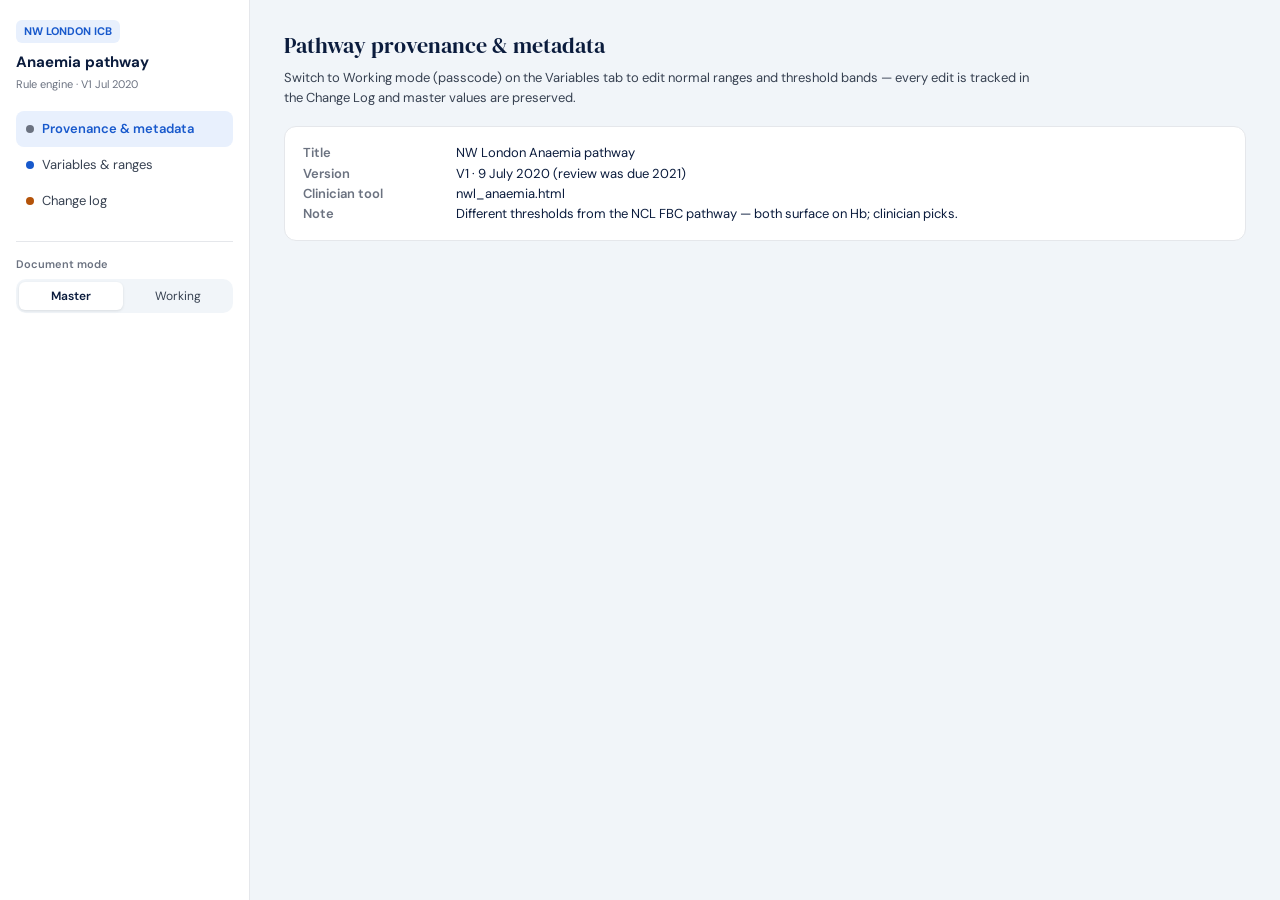
<file: nwl_anaemia_admin.html>
<!DOCTYPE html>
<html lang="en">
<head>
<meta charset="UTF-8">
<meta name="viewport" content="width=device-width, initial-scale=1.0">
<title>NWL Anaemia — Admin / Rule Engine</title>
<link rel="preconnect" href="https://fonts.googleapis.com">
<link href="https://fonts.googleapis.com/css2?family=DM+Serif+Display&family=DM+Sans:wght@400;500;600;700&display=swap" rel="stylesheet">
<link rel="stylesheet" href="pathwayAdmin.css">
</head>
<body>
<div class="side">
  <div class="brand">NW LONDON ICB</div>
  <div class="title">Anaemia pathway</div>
  <div class="ver">Rule engine · V1 Jul 2020</div>
  <div class="nav on" id="n-prov" onclick="showTab('prov',this)"><span class="nav-dot" style="background:var(--text3)"></span>Provenance &amp; metadata</div>
  <div class="nav" id="n-vars" onclick="showTab('vars',this)"><span class="nav-dot" style="background:var(--b)"></span>Variables &amp; ranges</div>
  <div class="nav" id="n-changes" onclick="showTab('changes',this)"><span class="nav-dot" style="background:var(--o)"></span>Change log</div>
  <div class="side-foot">
    <div style="font-size:11px;color:var(--text3);margin-bottom:6px;font-weight:600">Document mode</div>
    <div class="mode-row">
      <button class="mode-btn on" id="btn-m" onclick="setMode('master')">Master</button>
      <button class="mode-btn" id="btn-w" onclick="setMode('working')">Working</button>
    </div>
    <div class="edit-notice" id="edit-notice">✏ Working copy — edits tracked (passcode-gated)</div>
  </div>
</div>
<div class="main">
  <div class="tab-panel on" id="tab-prov">
    <div class="sec-title">Pathway provenance &amp; metadata</div>
    <p class="lead">Switch to Working mode (passcode) on the Variables tab to edit normal ranges and threshold bands — every edit is tracked in the Change Log and master values are preserved.</p>
    <div class="prov">
      <div><b>Title</b> NW London Anaemia pathway</div>
      <div><b>Version</b> V1 · 9 July 2020 (review was due 2021)</div>
      <div><b>Clinician tool</b> nwl_anaemia.html</div>
      <div><b>Note</b> Different thresholds from the NCL FBC pathway — both surface on Hb; clinician picks.</div>
    </div>
  </div>
  <div class="tab-panel" id="tab-vars">
    <div class="sec-title">Variables &amp; ranges</div>
    <p class="lead">Anaemia definition and iron-deficiency criteria. In <b>Working</b> mode (passcode-gated) the normal range and bands of every variable become editable, tracked in the Change Log and resettable to master. Thresholds mirror the clinician tool (nwl_anaemia.html).</p>
    <div id="var-grid" class="var-grid"></div>
  </div>
  <div class="tab-panel" id="tab-changes">
    <div class="sec-title">Change log — working copy vs master</div>
    <p class="lead">All modifications made in Working mode are recorded here. Master values are preserved.</p>
    <div id="changes-container"><div class="empty">No changes yet. Switch to Working mode to edit variable ranges or bands.</div></div>
  </div>
</div>

<script src="pathwayAdmin.js"></script>
<script>
const VARS = [
  { code:'Haemoglobin', full:'Haemoglobin', also:'Hb', type:'haematology', unit:'g/L', sexSpecific:true, normalHigh:null, low:{m:130,f:114},
    thresholds:[{l:'Anaemia: M <130 / F <114',c:'p-th'},{l:'Context: sex',c:'p-ctx'}], note:'Anaemia trigger: Hb <130 (men) / <114 (women) per NWL V1. Editable per sex.' },
  { code:'MCV', full:'Mean Corpuscular Volume', type:'haematology', unit:'fL', normalHigh:null, low:83.5,
    thresholds:[{l:'<83.5 → iron-deficiency criterion',c:'p-th'}], note:'MCV <83.5 fL is one of the three strict iron-deficiency criteria.' },
  { code:'Ferritin', full:'Serum Ferritin', type:'metabolic', unit:'µg/L', sexSpecific:true, normalHigh:null, low:{f:10,m:20},
    thresholds:[{l:'Iron deficiency: F <10 / M <20',c:'p-th'},{l:'Context: inflammation raises ferritin',c:'p-ctx'}], note:'Strict IDA criterion: ferritin <10 (women) / <20 (men). Editable per sex.' },
  { code:'B12', full:'Vitamin B12', type:'metabolic', unit:'ng/L', normalHigh:null, low:null,
    thresholds:[{l:'Part of full anaemia work-up',c:'p-ctx'}], note:'Requested in the non-IDA work-up.' },
  { code:'Folate', full:'Serum Folate', type:'metabolic', unit:'µg/L', normalHigh:null, low:null,
    thresholds:[{l:'Part of full anaemia work-up',c:'p-ctx'}], note:'Requested in the non-IDA work-up.' },
  { code:'Reticulocytes', full:'Reticulocyte count', type:'haematology', unit:'×10⁹/L', normalHigh:null, low:null,
    thresholds:[{l:'Helps classify non-IDA anaemia',c:'p-ctx'}], note:'' },
  { code:'CRP', full:'C-Reactive Protein', type:'inflammatory', unit:'mg/L', normalHigh:null, low:null,
    thresholds:[{l:'Context: raised CRP may mask iron deficiency',c:'p-ctx'}], note:'Inflammation can raise ferritin and obscure iron deficiency.' }
];
function showTab(id, navEl){
  document.querySelectorAll('.tab-panel').forEach(p=>p.classList.remove('on'));
  document.getElementById('tab-'+id).classList.add('on');
  document.querySelectorAll('.nav').forEach(n=>n.classList.remove('on'));
  if(navEl) navEl.classList.add('on');
  if(id==='changes') PathwayAdmin.renderChanges();
}
function setMode(m){ PathwayAdmin.setMode(m); }
PathwayAdmin.config({ pin:'2468', pages:[{prefix:'',vars:VARS}], dom:{grid:'var-grid',changes:'changes-container',btnMaster:'btn-m',btnWorking:'btn-w',notice:'edit-notice'} });
PathwayAdmin.renderVars();
</script>
</body>
</html>
</file>
<file: pathwayAdmin.css>
/* ═══════════════════════════════════════════════════════════════════════
   pathwayAdmin.css — shared light-theme shell + master-engine component styles
   Used by pathway admin pages that mount pathwayAdmin.js (the master engine).
   ═══════════════════════════════════════════════════════════════════════ */
:root{
  --sans:'DM Sans',system-ui,sans-serif;--serif:'DM Serif Display',Georgia,serif;--rad:10px;
  --bg:#F1F5F9;--surface:#fff;--text:#0B1C3D;--text2:#374151;--text3:#6B7280;--border:#E5E7EB;--border2:#D1D5DB;
  --b:#1859CC;--b-bg:#E8F0FD;--g:#00703C;--g-bg:#E3F5EC;--r:#B91C1C;--r-bg:#FEF2F2;--r-bd:#FCA5A5;
  --o:#B45309;--o-bg:#FFFBEB;--o-bd:#FCD34D;--pu:#6D28D9;--pu-bg:#F5F3FF;--pu-bd:#DDD6FE;
}
*{box-sizing:border-box;margin:0;padding:0}
body{font-family:var(--sans);background:var(--bg);color:var(--text);font-size:14px;line-height:1.55;display:flex;min-height:100vh}
.side{width:250px;background:var(--surface);border-right:0.5px solid var(--border);padding:20px 16px;position:sticky;top:0;height:100vh;overflow-y:auto;flex-shrink:0}
.brand{font-size:11px;font-weight:700;color:var(--b);background:var(--b-bg);padding:3px 8px;border-radius:6px;display:inline-block;margin-bottom:10px}
.title{font-weight:700;font-size:15px;line-height:1.25;margin-bottom:4px}
.ver{font-size:11px;color:var(--text3);margin-bottom:18px}
.nav{display:flex;align-items:center;gap:8px;padding:8px 10px;border-radius:8px;cursor:pointer;font-size:13px;color:var(--text2)}
.nav:hover{background:var(--bg)}.nav.on{background:var(--b-bg);color:var(--b);font-weight:600}
.nav-dot{width:8px;height:8px;border-radius:50%}
.side-foot{margin-top:22px;border-top:0.5px solid var(--border);padding-top:14px}
.mode-row{display:flex;gap:4px;background:var(--bg);border-radius:var(--rad);padding:3px}
.mode-btn{flex:1;padding:6px;font-size:12px;border:none;border-radius:6px;cursor:pointer;background:transparent;color:var(--text2);font-family:var(--sans)}
.mode-btn.on{background:var(--surface);color:var(--text);font-weight:600;box-shadow:0 1px 3px rgba(0,0,0,.1)}
.edit-notice{display:none;font-size:11px;color:var(--o);margin-top:7px;text-align:center}.edit-notice.show{display:block}
.main{flex:1;padding:28px 34px;max-width:1100px}
.sec-title{font-family:var(--serif);font-size:22px;margin-bottom:6px}
.lead{font-size:13px;color:var(--text2);margin-bottom:18px;max-width:760px}
.tab-panel{display:none}.tab-panel.on{display:block}
.var-grid{display:grid;grid-template-columns:repeat(auto-fill,minmax(330px,1fr));gap:14px}
.vc{background:var(--surface);border:0.5px solid var(--border);border-radius:12px;overflow:hidden}
.vc-head{display:flex;justify-content:space-between;gap:10px;padding:12px 14px 8px}
.vc-code{font-family:var(--serif);font-size:16px}.vc-full{font-size:12px;color:var(--text2)}.vc-also{font-size:11px;color:var(--text3);margin-top:2px}
.vc-pills{display:flex;flex-wrap:wrap;gap:6px;padding:0 14px 12px}
.pill{font-size:11px;padding:3px 8px;border-radius:20px}
.p-n{background:var(--g-bg);color:var(--g)}.p-hi{background:var(--r-bg);color:var(--r)}.p-th{background:var(--o-bg);color:var(--o)}.p-ctx{background:var(--pu-bg);color:var(--pu)}
.vc-note{font-size:12px;color:var(--text2);background:var(--bg);padding:8px 14px;border-top:0.5px solid var(--border)}
.vc-edit{display:none;padding:8px 14px;border-top:0.5px solid var(--border);gap:8px;flex-wrap:wrap;align-items:center}.vc-edit.show{display:flex}
.ef{display:flex;flex-direction:column;gap:2px}.ef label{font-size:10px;color:var(--text3);text-transform:uppercase;letter-spacing:.06em}
.ef input{width:92px;padding:4px 6px;border:0.5px solid var(--border2);border-radius:4px;font-size:12px;font-family:var(--sans);background:var(--surface);color:var(--text)}
.ef input::placeholder{color:var(--text3);font-style:italic}.ef input:focus{outline:none;border-color:var(--b)}
.mod-badge{font-size:10px;background:var(--o-bg);color:var(--o);padding:2px 6px;border-radius:10px;border:0.5px solid var(--o-bd)}
.band-edit{display:flex;flex-direction:column;gap:6px;padding:8px 14px}
.bandrow{display:flex;align-items:center;gap:6px}
.band-swatch{width:10px;height:10px;border-radius:3px;flex-shrink:0}
.band-swatch.p-n{background:var(--g)}.band-swatch.p-hi{background:var(--r)}.band-swatch.p-th{background:var(--o)}.band-swatch.p-ctx{background:var(--pu)}
.band-input{flex:1;min-width:120px;padding:4px 7px;border:0.5px solid var(--border2);border-radius:4px;font-size:12px;font-family:var(--sans);background:var(--surface);color:var(--text)}
.band-input:focus{outline:none;border-color:var(--b)}
.band-sel{padding:4px 6px;border:0.5px solid var(--border2);border-radius:4px;font-size:11px;font-family:var(--sans);background:var(--surface);color:var(--text)}
.band-del{width:22px;height:22px;border:0.5px solid var(--border2);border-radius:4px;background:var(--surface);color:var(--text3);cursor:pointer;font-size:14px;line-height:1}
.band-del:hover{border-color:var(--r);color:var(--r)}
.band-add{align-self:flex-start;font-size:11px;padding:4px 10px;border:0.5px dashed var(--border2);border-radius:4px;background:transparent;color:var(--b);cursor:pointer;font-family:var(--sans)}
.band-add:hover{background:var(--bg)}
.ch-item{background:var(--surface);border:0.5px solid var(--border);border-radius:8px;padding:10px 12px;margin-bottom:8px}
.ch-meta{display:flex;justify-content:space-between;margin-bottom:4px}.ch-time{font-size:11px;color:var(--text3)}.ch-tag{font-size:10px;font-weight:700;color:var(--o);background:var(--o-bg);padding:1px 7px;border-radius:8px}
.ch-diff{font-size:13px;color:var(--text)}
.empty{color:var(--text3);font-size:13px;padding:18px;text-align:center;border:1px dashed var(--border2);border-radius:10px}
.prov{background:var(--surface);border:0.5px solid var(--border);border-radius:12px;padding:16px 18px;font-size:13px}
.prov b{display:inline-block;min-width:150px;color:var(--text3);font-weight:600}
@media(max-width:760px){body{flex-direction:column}.side{width:100%;height:auto;position:static}}
</file>
